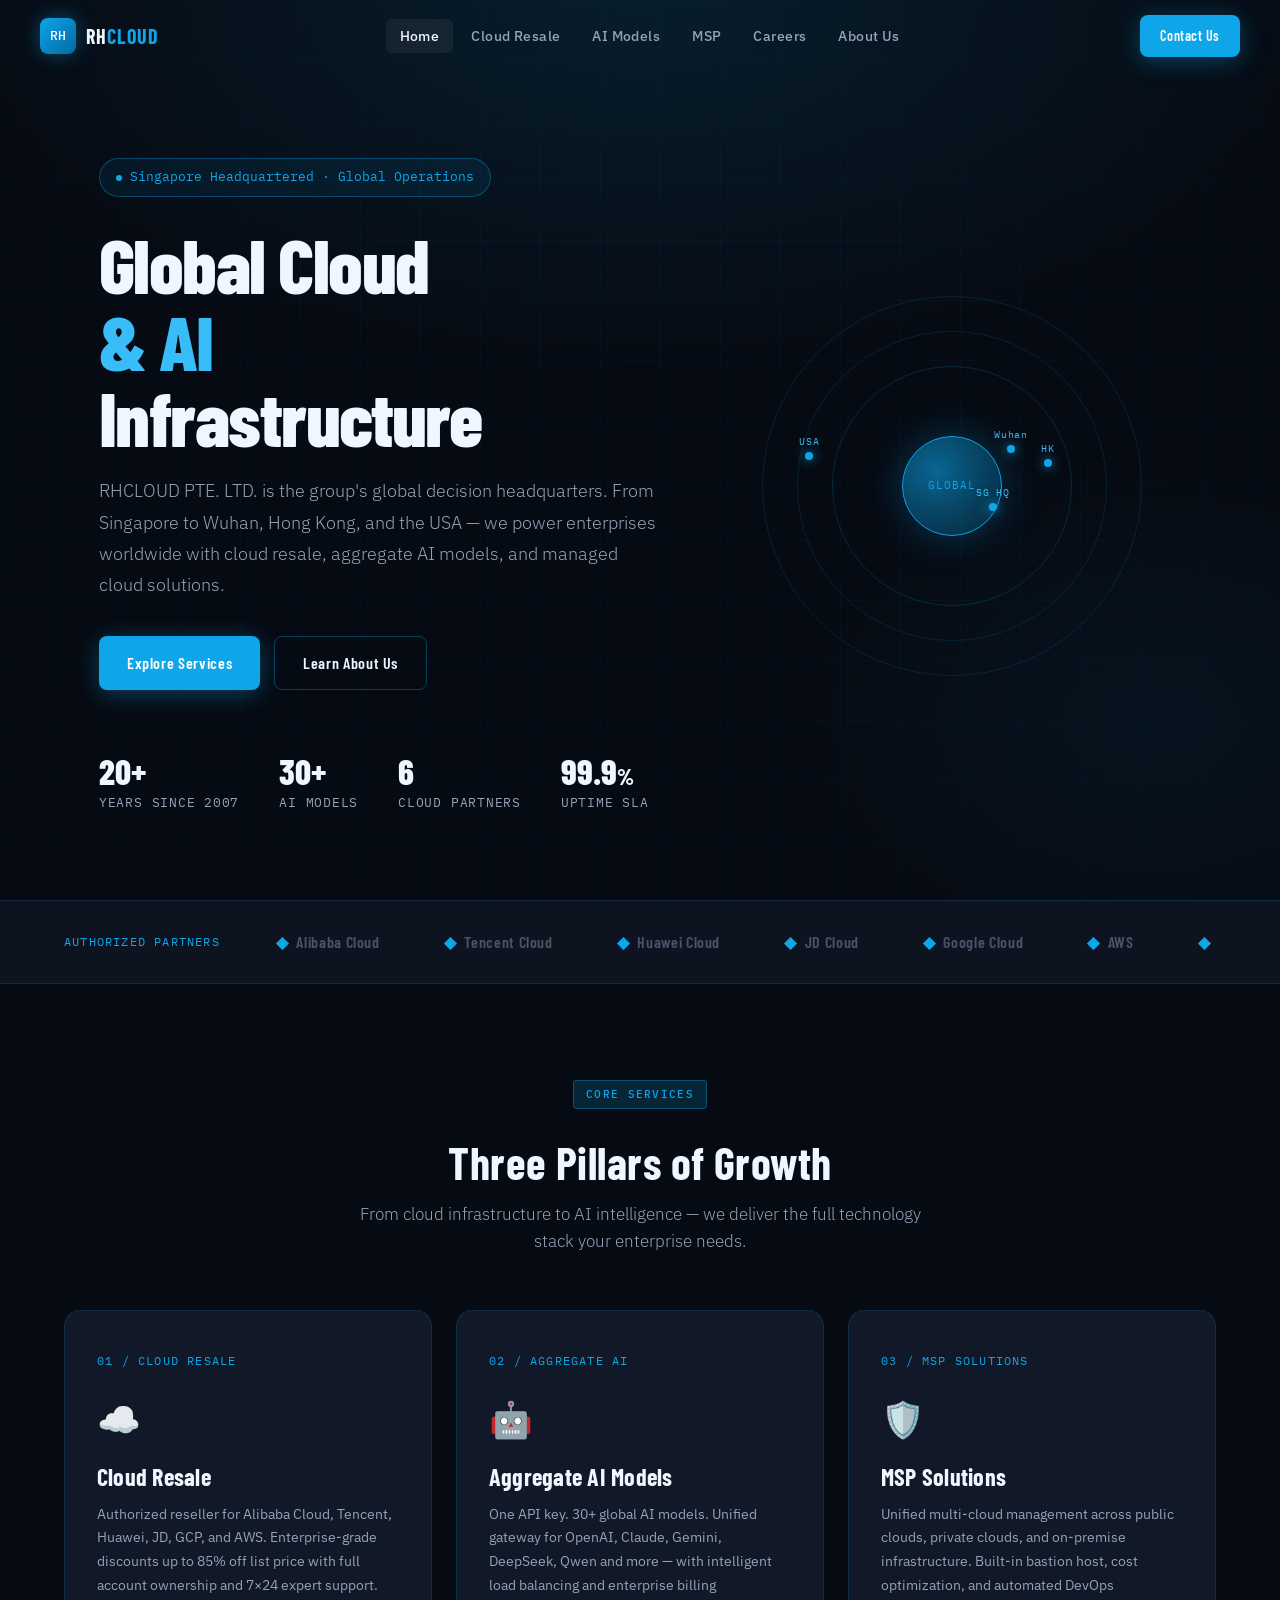
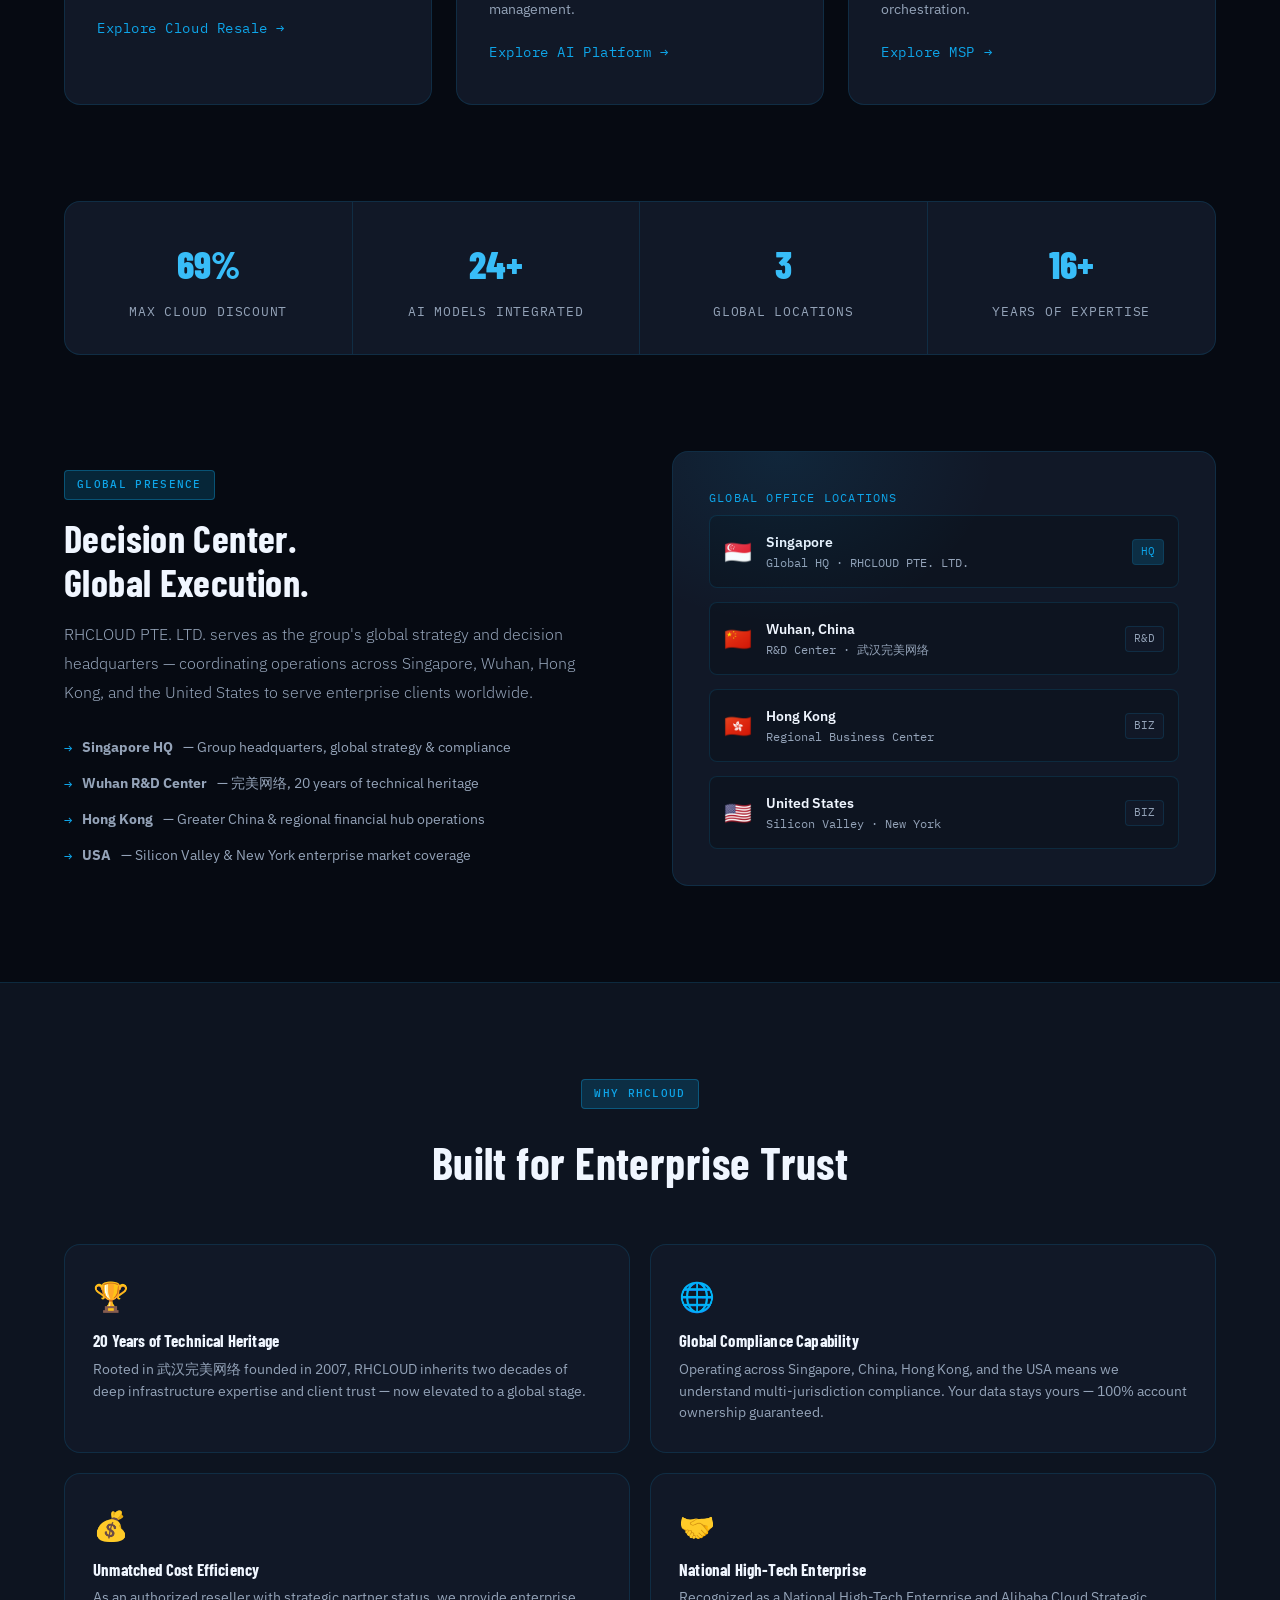
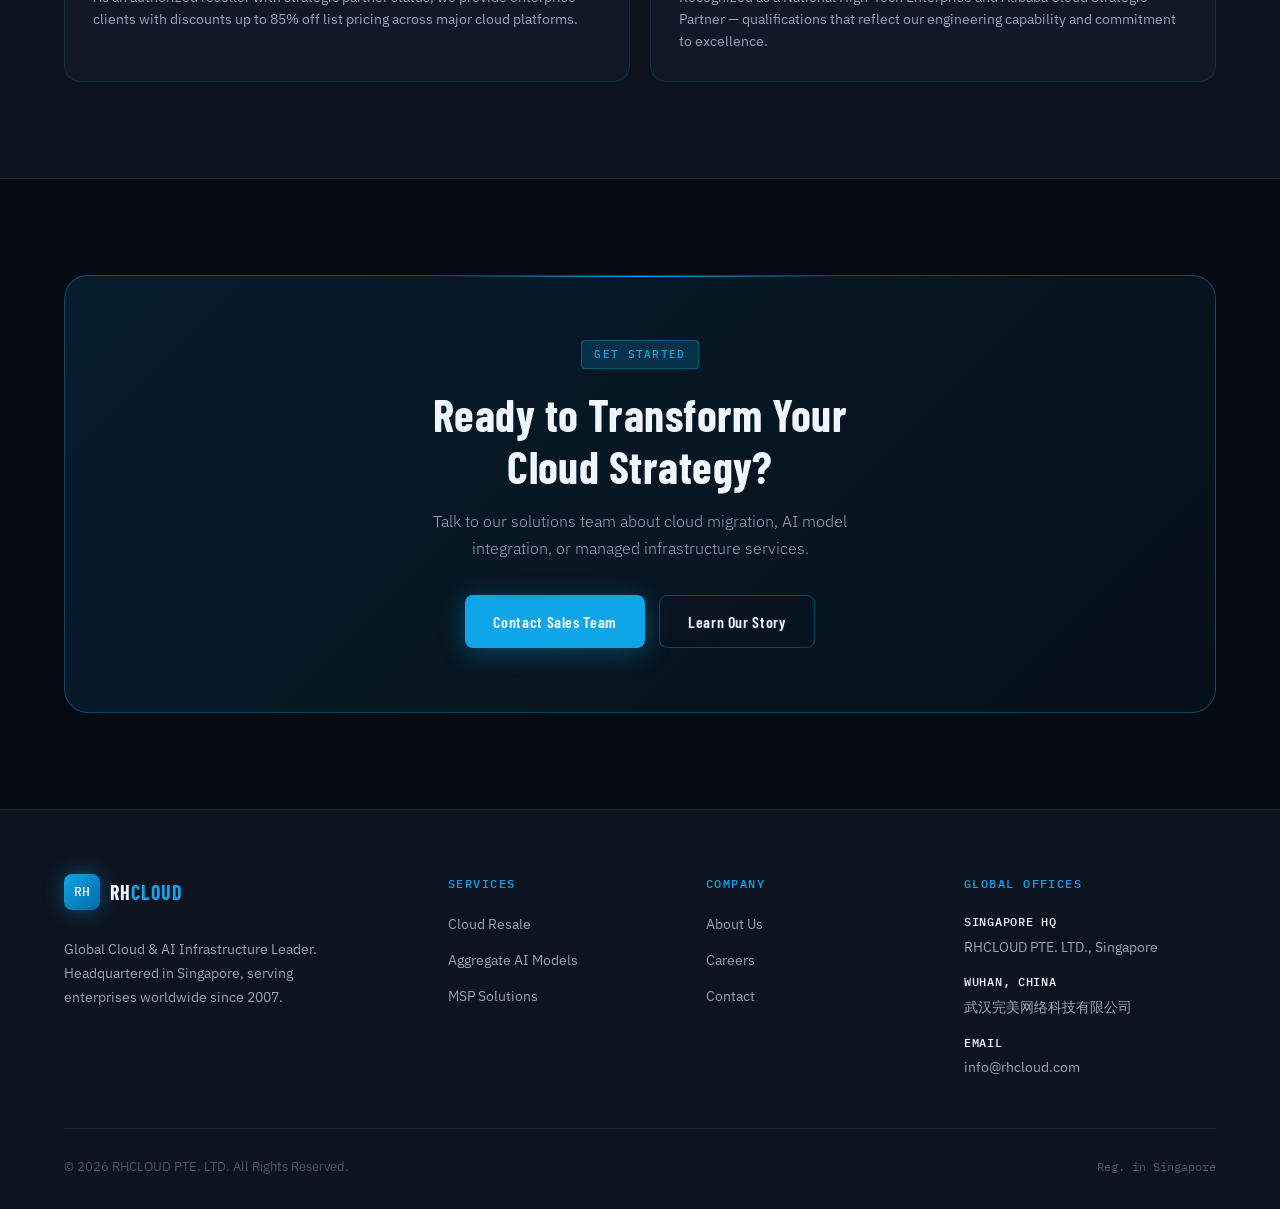
<file: index.html>
<!DOCTYPE html>
<html lang="en">
<head>
  <meta charset="UTF-8">
  <meta name="viewport" content="width=device-width, initial-scale=1.0">
  <title>RHCLOUD PTE. LTD. — Global Cloud & AI Infrastructure</title>
  <meta name="description" content="RHCLOUD is a global cloud & AI infrastructure leader headquartered in Singapore, delivering cloud resale, aggregate AI models, and MSP solutions worldwide.">
  <link rel="stylesheet" href="styles.css">
  <style>
    /* Page-specific overrides */
    .globe-visual {
      position: relative;
      display: flex; align-items: center; justify-content: center;
      height: 340px;
    }

    .globe-ring {
      position: absolute;
      border-radius: 50%; border: 1px solid var(--border);
      animation: spin-ring linear infinite;
    }

    .globe-ring:nth-child(1) { width: 240px; height: 240px; animation-duration: 18s; border-color: rgba(14,165,233,0.2); }
    .globe-ring:nth-child(2) { width: 310px; height: 310px; animation-duration: 24s; animation-direction: reverse; }
    .globe-ring:nth-child(3) { width: 380px; height: 380px; animation-duration: 32s; }

    @keyframes spin-ring {
      from { transform: rotate(0deg) rotateX(70deg); }
      to   { transform: rotate(360deg) rotateX(70deg); }
    }

    .globe-center {
      width: 100px; height: 100px;
      background: radial-gradient(circle at 35% 35%, rgba(14,165,233,0.6), rgba(14,165,233,0.1));
      border-radius: 50%; border: 1px solid var(--accent);
      box-shadow: 0 0 40px rgba(14,165,233,0.3), inset 0 0 40px rgba(14,165,233,0.1);
      display: flex; align-items: center; justify-content: center;
      font-family: var(--font-mono); font-size: 0.7rem;
      color: var(--accent); letter-spacing: 0.1em; z-index: 2;
    }

    .location-dot {
      position: absolute; z-index: 3;
    }

    .location-dot::before {
      content: '';
      width: 8px; height: 8px;
      background: var(--accent); border-radius: 50%;
      display: block;
      box-shadow: 0 0 12px var(--accent);
      animation: pulse-dot 2s ease infinite;
    }

    .location-dot .loc-label {
      position: absolute; top: -18px; left: 50%;
      transform: translateX(-50%);
      font-family: var(--font-mono); font-size: 0.62rem;
      color: var(--accent-bright); white-space: nowrap;
      letter-spacing: 0.06em;
    }

    .loc-sg { top: 55%; left: 58%; }
    .loc-wh { top: 38%; left: 62%; }
    .loc-hk { top: 42%; left: 70%; }
    .loc-us { top: 40%; left: 18%; }

    .pillar-card {
      background: var(--bg-card); border: 1px solid var(--border);
      border-radius: var(--radius-lg); padding: 40px 32px;
      transition: var(--transition); position: relative; overflow: hidden;
    }

    .pillar-card::after {
      content: ''; position: absolute;
      top: 0; left: 0; right: 0; height: 2px;
      background: linear-gradient(90deg, transparent, var(--accent), transparent);
      opacity: 0; transition: var(--transition);
    }

    .pillar-card:hover { border-color: var(--border-strong); transform: translateY(-4px); box-shadow: var(--shadow-card), var(--shadow-glow); }
    .pillar-card:hover::after { opacity: 1; }

    .pillar-num {
      font-family: var(--font-mono); font-size: 0.75rem;
      color: var(--accent); letter-spacing: 0.1em; margin-bottom: 20px;
    }

    .pillar-icon { font-size: 2.2rem; margin-bottom: 16px; }

    .pillar-title { font-size: 1.5rem; margin-bottom: 12px; }
    .pillar-text { font-size: 0.875rem; color: var(--grey-light); line-height: 1.7; }
    .pillar-link {
      display: inline-flex; align-items: center; gap: 6px;
      color: var(--accent); font-size: 0.85rem; margin-top: 20px;
      font-family: var(--font-mono); letter-spacing: 0.04em;
      transition: var(--transition);
    }
    .pillar-link:hover { gap: 10px; }

    .why-grid {
      display: grid; grid-template-columns: repeat(2,1fr); gap: 20px;
    }

    .why-item {
      background: var(--bg-card); border: 1px solid var(--border);
      border-radius: var(--radius-lg); padding: 28px;
      transition: var(--transition);
    }
    .why-item:hover { border-color: var(--border-strong); }

    .why-item .icon { font-size: 1.8rem; margin-bottom: 12px; }
    .why-item h3 { font-size: 1.05rem; margin-bottom: 8px; }
    .why-item p { font-size: 0.85rem; color: var(--grey-light); line-height: 1.6; }

    @media (max-width: 768px) {
      .why-grid { grid-template-columns: 1fr; }
    }
  </style>
</head>
<body>

<!-- Navigation -->
<nav class="nav scrolled" id="nav">
  <div class="nav-inner">
    <a href="index.html" class="nav-logo">
      <div class="nav-logo-mark">RH</div>
      <span class="nav-logo-text">RH<span>CLOUD</span></span>
    </a>
    <ul class="nav-links">
      <li><a href="index.html">Home</a></li>
      <li><a href="cloud-resale.html">Cloud Resale</a></li>
      <li><a href="ai-models.html">AI Models</a></li>
      <li><a href="msp.html">MSP</a></li>
      <li><a href="careers.html">Careers</a></li>
      <li><a href="about.html">About Us</a></li>
    </ul>
    <div class="nav-cta">
      <a href="mailto:info@rhcloud.com" class="btn btn-primary" style="padding:10px 20px;font-size:0.875rem;">Contact Us</a>
    </div>
    <button class="nav-toggle" aria-label="Menu">
      <span></span><span></span><span></span>
    </button>
  </div>
</nav>

<div class="mobile-nav">
  <a href="index.html">Home</a>
  <a href="cloud-resale.html">Cloud Resale</a>
  <a href="ai-models.html">AI Models</a>
  <a href="msp.html">MSP</a>
  <a href="careers.html">Careers</a>
  <a href="about.html">About Us</a>
  <a href="mailto:info@rhcloud.com" class="btn btn-primary">Contact Us</a>
</div>

<!-- Hero -->
<section class="hero">
  <div class="hero-bg"></div>
  <div class="hero-grid"></div>
  <div class="container">
    <div style="display:grid;grid-template-columns:1.1fr 0.9fr;gap:64px;align-items:center;">
      <div>
        <div class="hero-badge animate-up">
          <span class="hero-badge-dot"></span>
          Singapore Headquartered · Global Operations
        </div>
        <h1 class="hero-title animate-up delay-1">
          <span class="line">Global Cloud</span>
          <span class="line accent-line">&amp; AI</span>
          <span class="line">Infrastructure</span>
        </h1>
        <p class="hero-description animate-up delay-2">
          RHCLOUD PTE. LTD. is the group's global decision headquarters. From Singapore to Wuhan, Hong Kong, and the USA — we power enterprises worldwide with cloud resale, aggregate AI models, and managed cloud solutions.
        </p>
        <div class="hero-actions animate-up delay-3">
          <a href="cloud-resale.html" class="btn btn-primary">Explore Services</a>
          <a href="about.html" class="btn btn-outline">Learn About Us</a>
        </div>
        <div class="hero-stats animate-up delay-4">
          <div>
            <div class="hero-stat-num"><span data-counter="20" data-suffix="+">20+</span></div>
            <div class="hero-stat-label">Years Since 2007</div>
          </div>
          <div>
            <div class="hero-stat-num"><span data-counter="30" data-suffix="+">30+</span></div>
            <div class="hero-stat-label">AI Models</div>
          </div>
          <div>
            <div class="hero-stat-num"><span data-counter="6">6</span></div>
            <div class="hero-stat-label">Cloud Partners</div>
          </div>
          <div>
            <div class="hero-stat-num">99.9<span style="font-size:1.4rem;">%</span></div>
            <div class="hero-stat-label">Uptime SLA</div>
          </div>
        </div>
      </div>

      <div class="globe-visual animate-up delay-2">
        <div class="globe-ring"></div>
        <div class="globe-ring"></div>
        <div class="globe-ring"></div>
        <div class="globe-center">GLOBAL</div>
        <div class="location-dot loc-sg"><span class="loc-label">SG HQ</span></div>
        <div class="location-dot loc-wh"><span class="loc-label">Wuhan</span></div>
        <div class="location-dot loc-hk"><span class="loc-label">HK</span></div>
        <div class="location-dot loc-us"><span class="loc-label">USA</span></div>
      </div>
    </div>
  </div>
</section>

<!-- Partners Strip -->
<div class="partners-strip">
  <div class="container">
    <div class="partners-inner">
      <span class="mono-label" style="flex-shrink:0;margin:0;">Authorized Partners</span>
      <div class="partner-logo"><span class="dot">◆</span> Alibaba Cloud</div>
      <div class="partner-logo"><span class="dot">◆</span> Tencent Cloud</div>
      <div class="partner-logo"><span class="dot">◆</span> Huawei Cloud</div>
      <div class="partner-logo"><span class="dot">◆</span> JD Cloud</div>
      <div class="partner-logo"><span class="dot">◆</span> Google Cloud</div>
      <div class="partner-logo"><span class="dot">◆</span> AWS</div>
      <div class="partner-logo"><span class="dot">◆</span> OpenAI</div>
      <div class="partner-logo"><span class="dot">◆</span> Anthropic</div>
      <div class="partner-logo"><span class="dot">◆</span> DeepSeek</div>
    </div>
  </div>
</div>

<!-- Three Core Pillars -->
<section class="section">
  <div class="container">
    <div class="section-header center reveal">
      <span class="tag">Core Services</span>
      <h2 class="section-title" style="margin-top:12px;">Three Pillars of Growth</h2>
      <p class="section-subtitle" style="margin:12px auto 0;">From cloud infrastructure to AI intelligence — we deliver the full technology stack your enterprise needs.</p>
    </div>

    <div class="grid-3">
      <div class="pillar-card reveal">
        <div class="pillar-num">01 / CLOUD RESALE</div>
        <div class="pillar-icon">☁️</div>
        <h3 class="pillar-title">Cloud Resale</h3>
        <p class="pillar-text">Authorized reseller for Alibaba Cloud, Tencent, Huawei, JD, GCP, and AWS. Enterprise-grade discounts up to 85% off list price with full account ownership and 7×24 expert support.</p>
        <a href="cloud-resale.html" class="pillar-link">Explore Cloud Resale →</a>
      </div>

      <div class="pillar-card reveal" style="animation-delay:0.15s;">
        <div class="pillar-num">02 / AGGREGATE AI</div>
        <div class="pillar-icon">🤖</div>
        <h3 class="pillar-title">Aggregate AI Models</h3>
        <p class="pillar-text">One API key. 30+ global AI models. Unified gateway for OpenAI, Claude, Gemini, DeepSeek, Qwen and more — with intelligent load balancing and enterprise billing management.</p>
        <a href="ai-models.html" class="pillar-link">Explore AI Platform →</a>
      </div>

      <div class="pillar-card reveal" style="animation-delay:0.3s;">
        <div class="pillar-num">03 / MSP SOLUTIONS</div>
        <div class="pillar-icon">🛡️</div>
        <h3 class="pillar-title">MSP Solutions</h3>
        <p class="pillar-text">Unified multi-cloud management across public clouds, private clouds, and on-premise infrastructure. Built-in bastion host, cost optimization, and automated DevOps orchestration.</p>
        <a href="msp.html" class="pillar-link">Explore MSP →</a>
      </div>
    </div>
  </div>
</section>

<!-- Stats Bar -->
<section class="section-sm" style="padding:0 0 96px;">
  <div class="container">
    <div class="stats-bar reveal">
      <div class="stat-item">
        <div class="stat-num" data-counter="85" data-suffix="%">85%</div>
        <div class="stat-label">Max Cloud Discount</div>
      </div>
      <div class="stat-item">
        <div class="stat-num" data-counter="30" data-suffix="+">30+</div>
        <div class="stat-label">AI Models Integrated</div>
      </div>
      <div class="stat-item">
        <div class="stat-num" data-counter="4">4</div>
        <div class="stat-label">Global Locations</div>
      </div>
      <div class="stat-item">
        <div class="stat-num" data-counter="20" data-suffix="+">20+</div>
        <div class="stat-label">Years of Expertise</div>
      </div>
    </div>
  </div>
</section>

<!-- Global Presence -->
<section class="section" style="padding-top:0;">
  <div class="container">
    <div class="feature-row reveal">
      <div class="feature-content">
        <span class="tag">Global Presence</span>
        <h2 class="feature-title" style="margin-top:16px;">Decision Center.<br>Global Execution.</h2>
        <p class="feature-body">RHCLOUD PTE. LTD. serves as the group's global strategy and decision headquarters — coordinating operations across Singapore, Wuhan, Hong Kong, and the United States to serve enterprise clients worldwide.</p>
        <ul class="feature-list">
          <li><strong>Singapore HQ</strong> — Group headquarters, global strategy &amp; compliance</li>
          <li><strong>Wuhan R&amp;D Center</strong> — 完美网络, 20 years of technical heritage</li>
          <li><strong>Hong Kong</strong> — Greater China &amp; regional financial hub operations</li>
          <li><strong>USA</strong> — Silicon Valley &amp; New York enterprise market coverage</li>
        </ul>
      </div>

      <div class="feature-visual reveal" style="animation-delay:0.2s;">
        <span class="mono-label">Global Office Locations</span>
        <div style="display:flex;flex-direction:column;gap:14px;margin-top:8px;">
          <div style="display:flex;align-items:center;gap:14px;padding:14px;background:var(--bg-secondary);border:1px solid var(--border);border-radius:8px;">
            <span style="font-size:1.4rem;">🇸🇬</span>
            <div>
              <div style="font-weight:600;font-size:0.9rem;">Singapore</div>
              <div style="font-size:0.78rem;color:var(--grey-light);font-family:var(--font-mono);">Global HQ · RHCLOUD PTE. LTD.</div>
            </div>
            <span style="margin-left:auto;font-family:var(--font-mono);font-size:0.7rem;color:var(--accent);background:var(--accent-glow);padding:3px 8px;border-radius:4px;border:1px solid var(--border);">HQ</span>
          </div>
          <div style="display:flex;align-items:center;gap:14px;padding:14px;background:var(--bg-secondary);border:1px solid var(--border);border-radius:8px;">
            <span style="font-size:1.4rem;">🇨🇳</span>
            <div>
              <div style="font-weight:600;font-size:0.9rem;">Wuhan, China</div>
              <div style="font-size:0.78rem;color:var(--grey-light);font-family:var(--font-mono);">R&amp;D Center · 武汉完美网络</div>
            </div>
            <span style="margin-left:auto;font-family:var(--font-mono);font-size:0.7rem;color:var(--grey-light);background:var(--bg-card);padding:3px 8px;border-radius:4px;border:1px solid var(--border);">R&amp;D</span>
          </div>
          <div style="display:flex;align-items:center;gap:14px;padding:14px;background:var(--bg-secondary);border:1px solid var(--border);border-radius:8px;">
            <span style="font-size:1.4rem;">🇭🇰</span>
            <div>
              <div style="font-weight:600;font-size:0.9rem;">Hong Kong</div>
              <div style="font-size:0.78rem;color:var(--grey-light);font-family:var(--font-mono);">Regional Business Center</div>
            </div>
            <span style="margin-left:auto;font-family:var(--font-mono);font-size:0.7rem;color:var(--grey-light);background:var(--bg-card);padding:3px 8px;border-radius:4px;border:1px solid var(--border);">BIZ</span>
          </div>
          <div style="display:flex;align-items:center;gap:14px;padding:14px;background:var(--bg-secondary);border:1px solid var(--border);border-radius:8px;">
            <span style="font-size:1.4rem;">🇺🇸</span>
            <div>
              <div style="font-weight:600;font-size:0.9rem;">United States</div>
              <div style="font-size:0.78rem;color:var(--grey-light);font-family:var(--font-mono);">Silicon Valley · New York</div>
            </div>
            <span style="margin-left:auto;font-family:var(--font-mono);font-size:0.7rem;color:var(--grey-light);background:var(--bg-card);padding:3px 8px;border-radius:4px;border:1px solid var(--border);">BIZ</span>
          </div>
        </div>
      </div>
    </div>
  </div>
</section>

<!-- Why Choose Us -->
<section class="section" style="background:var(--bg-secondary);border-top:1px solid var(--border);border-bottom:1px solid var(--border);">
  <div class="container">
    <div class="section-header center reveal">
      <span class="tag">Why RHCLOUD</span>
      <h2 class="section-title" style="margin-top:12px;">Built for Enterprise Trust</h2>
    </div>

    <div class="why-grid">
      <div class="why-item reveal">
        <div class="icon">🏆</div>
        <h3>20 Years of Technical Heritage</h3>
        <p>Rooted in 武汉完美网络 founded in 2007, RHCLOUD inherits two decades of deep infrastructure expertise and client trust — now elevated to a global stage.</p>
      </div>
      <div class="why-item reveal" style="animation-delay:0.1s;">
        <div class="icon">🌐</div>
        <h3>Global Compliance Capability</h3>
        <p>Operating across Singapore, China, Hong Kong, and the USA means we understand multi-jurisdiction compliance. Your data stays yours — 100% account ownership guaranteed.</p>
      </div>
      <div class="why-item reveal" style="animation-delay:0.2s;">
        <div class="icon">💰</div>
        <h3>Unmatched Cost Efficiency</h3>
        <p>As an authorized reseller with strategic partner status, we provide enterprise clients with discounts up to 85% off list pricing across major cloud platforms.</p>
      </div>
      <div class="why-item reveal" style="animation-delay:0.3s;">
        <div class="icon">🤝</div>
        <h3>National High-Tech Enterprise</h3>
        <p>Recognized as a National High-Tech Enterprise and Alibaba Cloud Strategic Partner — qualifications that reflect our engineering capability and commitment to excellence.</p>
      </div>
    </div>
  </div>
</section>

<!-- CTA -->
<section class="section">
  <div class="container">
    <div class="cta-section reveal">
      <span class="tag" style="margin-bottom:20px;">Get Started</span>
      <h2 class="section-title" style="margin-bottom:16px;">Ready to Transform Your<br>Cloud Strategy?</h2>
      <p style="color:var(--grey-light);max-width:480px;margin:0 auto 32px;font-weight:300;line-height:1.7;">Talk to our solutions team about cloud migration, AI model integration, or managed infrastructure services.</p>
      <div style="display:flex;gap:14px;justify-content:center;flex-wrap:wrap;">
        <a href="mailto:info@rhcloud.com" class="btn btn-primary">Contact Sales Team</a>
        <a href="about.html" class="btn btn-outline">Learn Our Story</a>
      </div>
    </div>
  </div>
</section>

<!-- Footer -->
<footer>
  <div class="container">
    <div class="footer-grid">
      <div class="footer-brand">
        <a href="index.html" class="nav-logo" style="margin-bottom:12px;display:inline-flex;">
          <div class="nav-logo-mark">RH</div>
          <span class="nav-logo-text">RH<span>CLOUD</span></span>
        </a>
        <p class="footer-brand-desc">Global Cloud & AI Infrastructure Leader. Headquartered in Singapore, serving enterprises worldwide since 2007.</p>
      </div>

      <div class="footer-col">
        <div class="footer-col-title">Services</div>
        <ul>
          <li><a href="cloud-resale.html">Cloud Resale</a></li>
          <li><a href="ai-models.html">Aggregate AI Models</a></li>
          <li><a href="msp.html">MSP Solutions</a></li>
        </ul>
      </div>

      <div class="footer-col">
        <div class="footer-col-title">Company</div>
        <ul>
          <li><a href="about.html">About Us</a></li>
          <li><a href="careers.html">Careers</a></li>
          <li><a href="mailto:info@rhcloud.com">Contact</a></li>
        </ul>
      </div>

      <div class="footer-col footer-contact">
        <div class="footer-col-title">Global Offices</div>
        <p>
          <strong>Singapore HQ</strong>
          RHCLOUD PTE. LTD., Singapore
          <strong>Wuhan, China</strong>
          武汉完美网络科技有限公司
          <strong>Email</strong>
          info@rhcloud.com
        </p>
      </div>
    </div>

    <div class="footer-bottom">
      <span>© 2026 RHCLOUD PTE. LTD. All Rights Reserved.</span>
      <span style="font-family:var(--font-mono);font-size:0.75rem;color:var(--grey-mid);">Reg. in Singapore</span>
    </div>
  </div>
</footer>

<script src="main.js"></script>
</body>
</html>
</file>
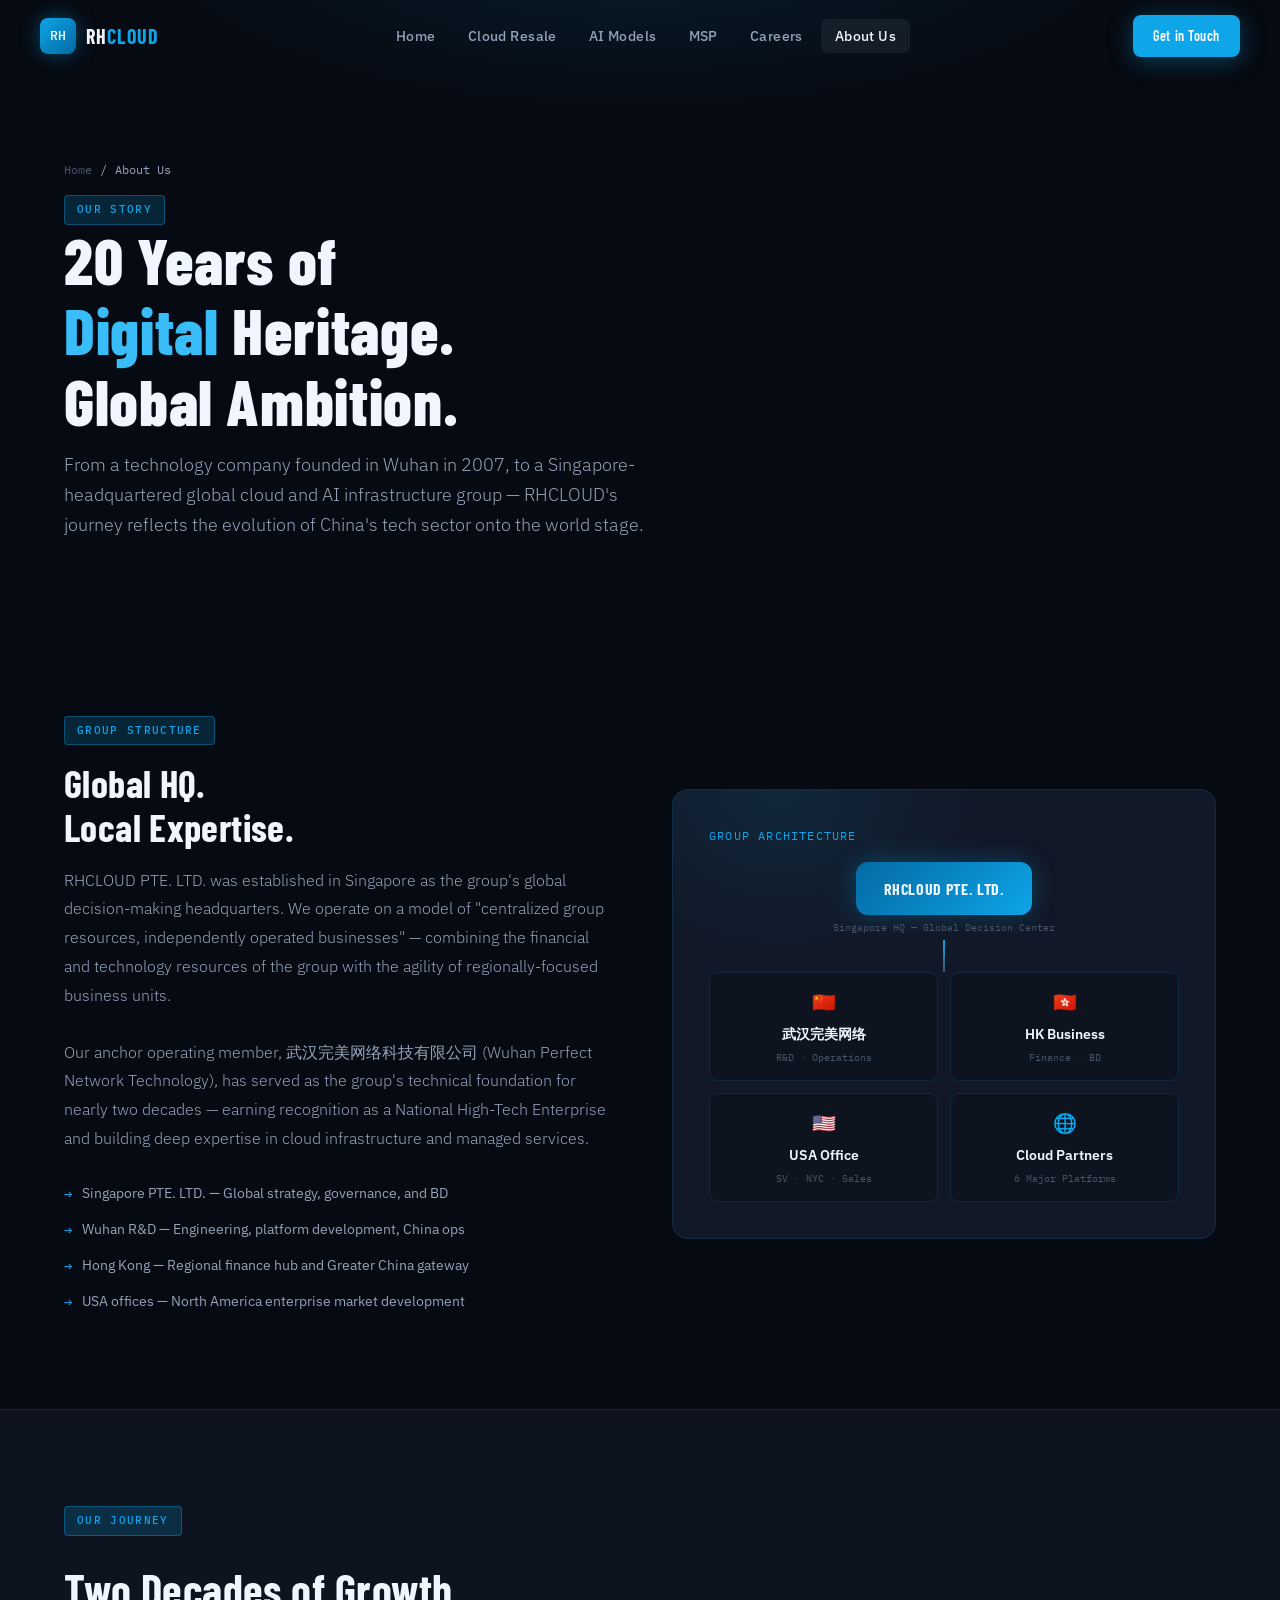
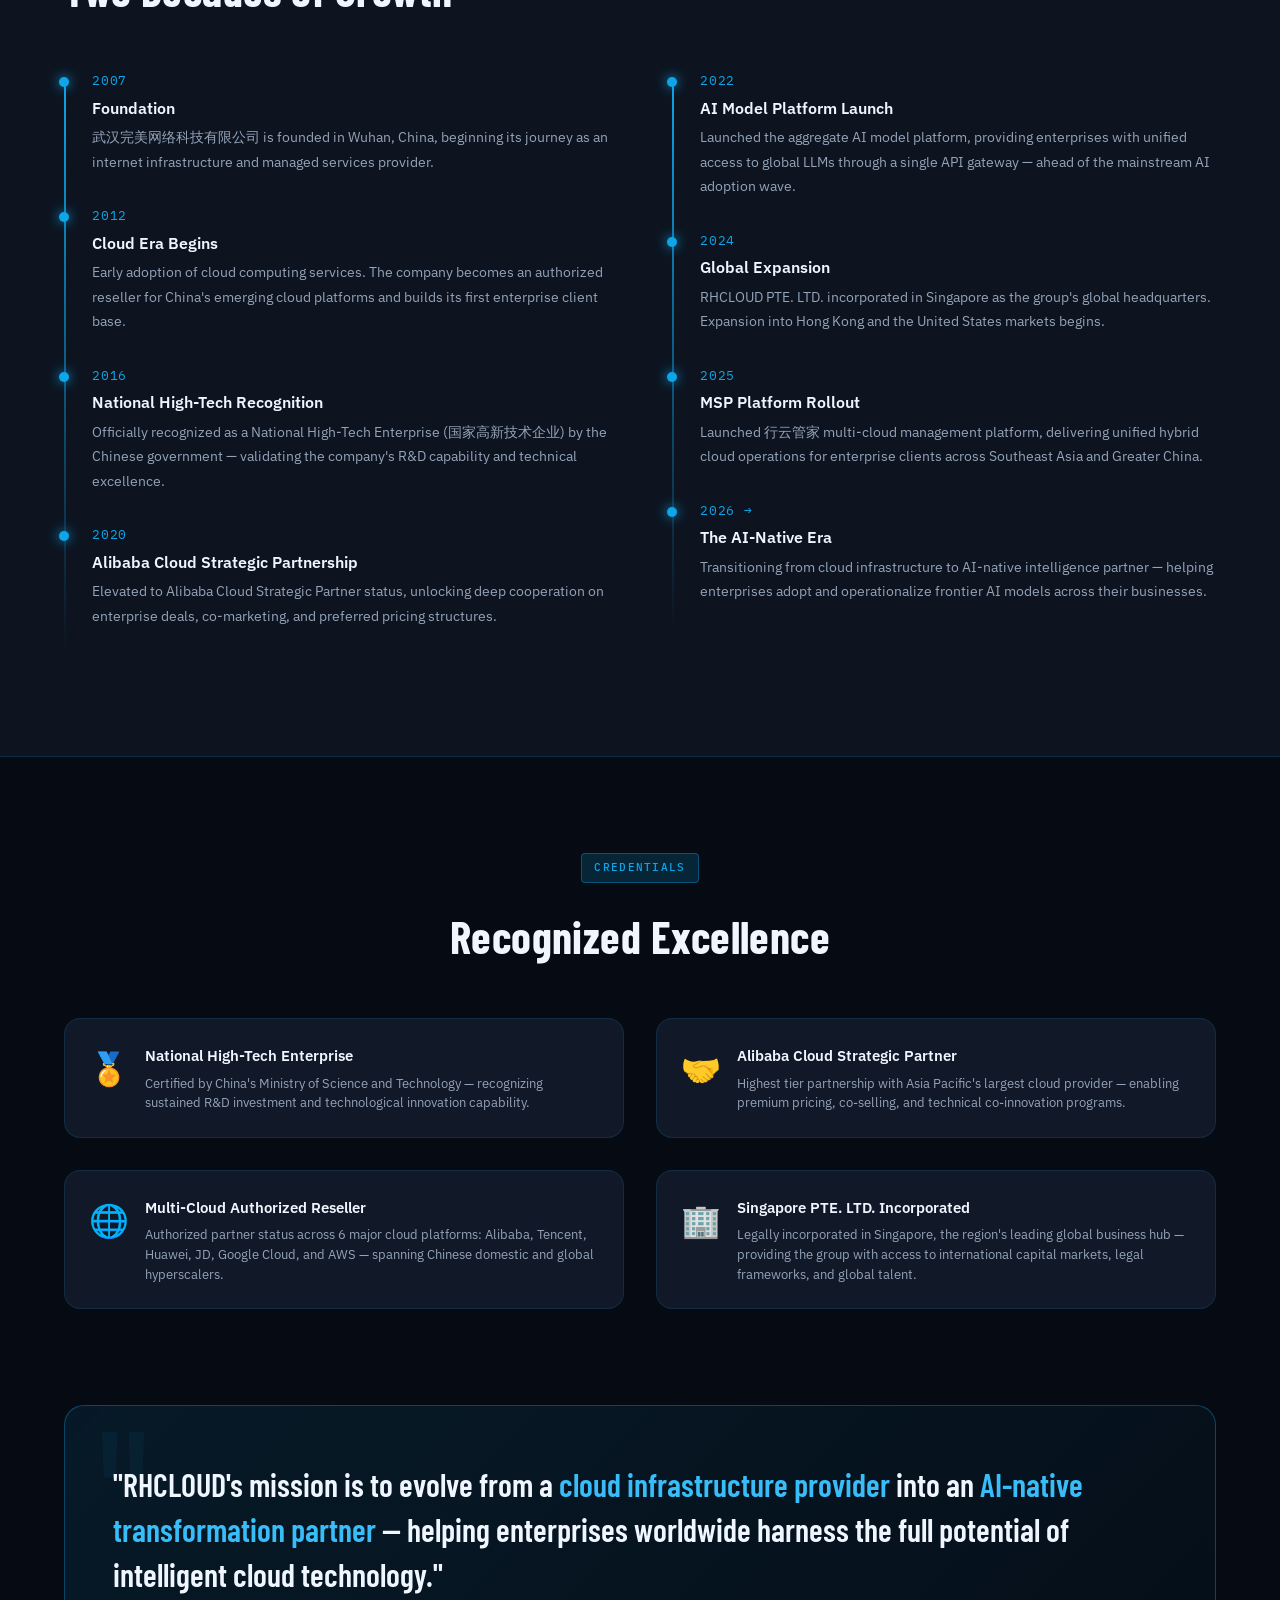
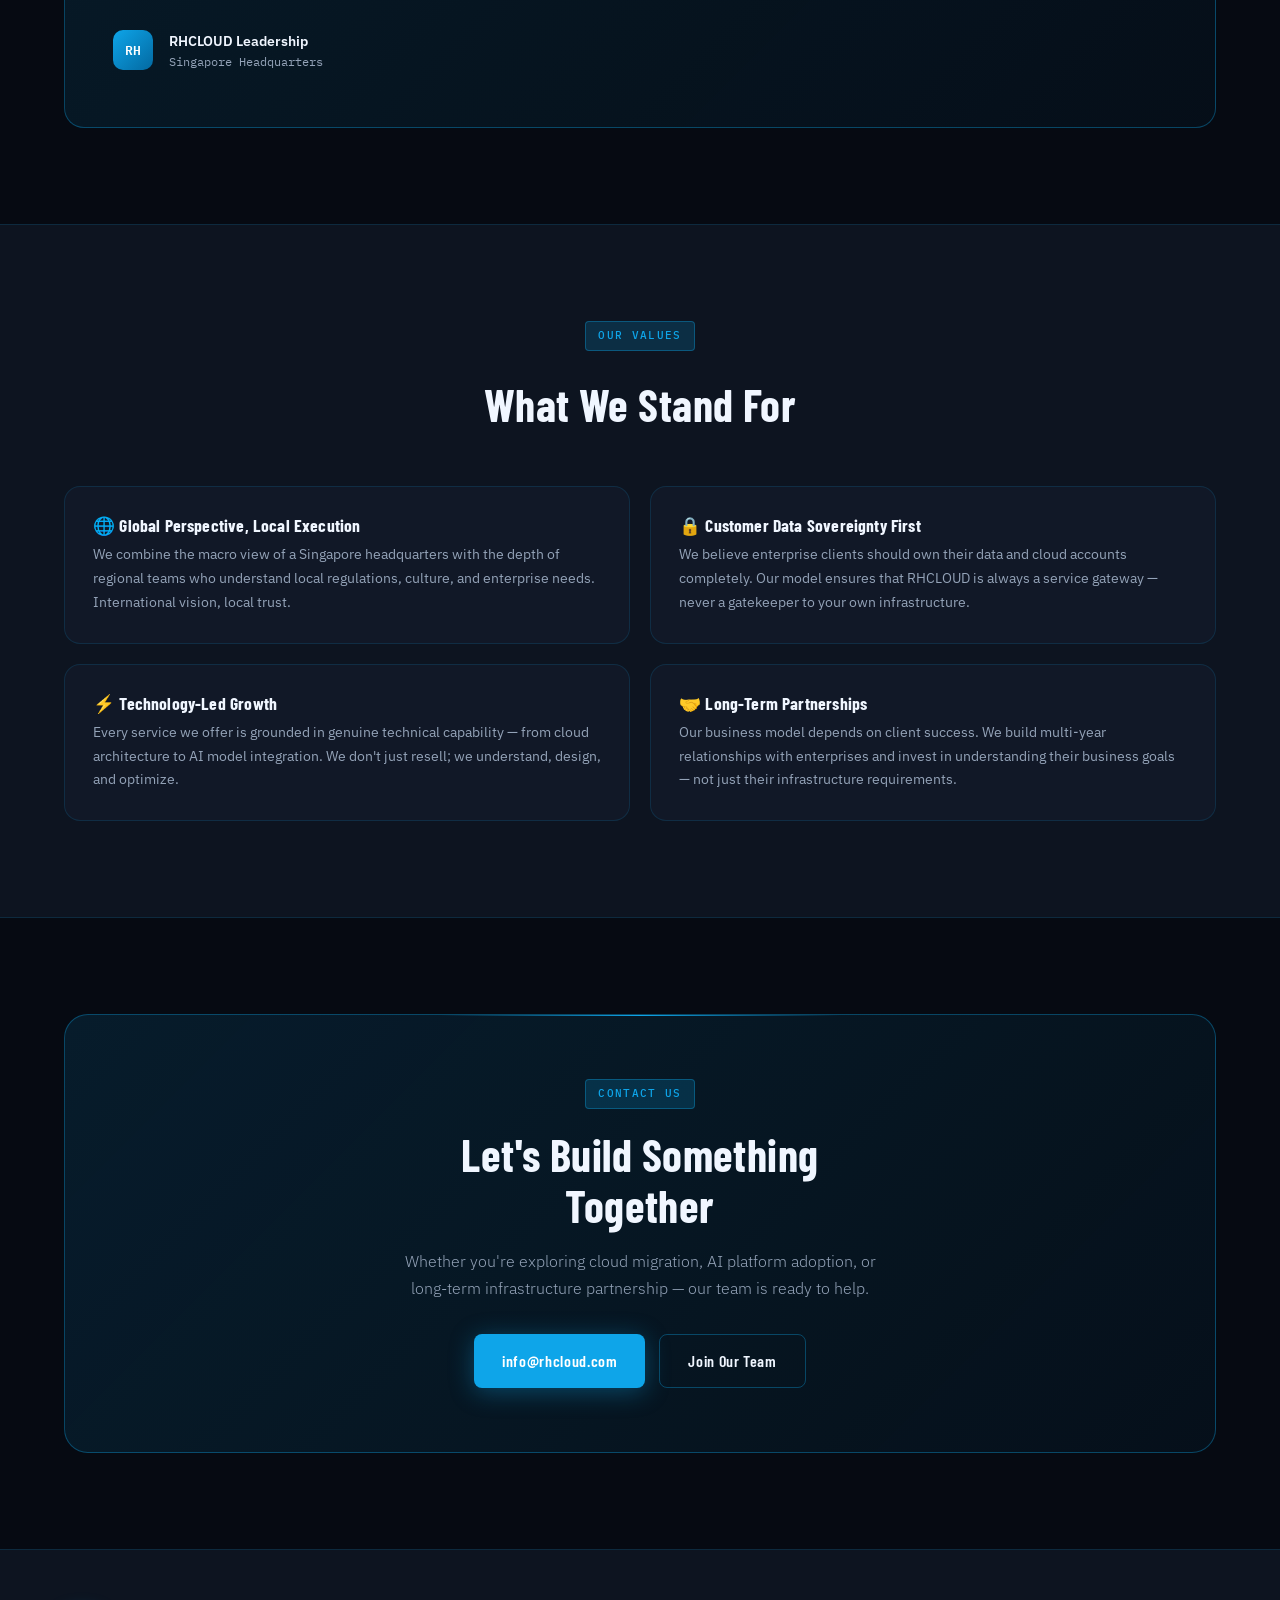
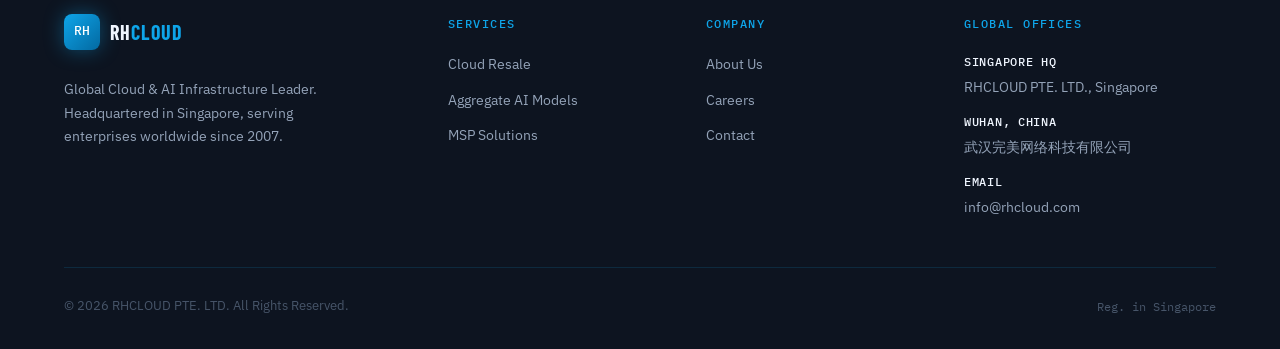
<file: about.html>
<!DOCTYPE html>
<html lang="en">
<head>
  <meta charset="UTF-8">
  <meta name="viewport" content="width=device-width, initial-scale=1.0">
  <title>About Us — RHCLOUD PTE. LTD.</title>
  <meta name="description" content="RHCLOUD PTE. LTD. — the global decision headquarters rooted in 20 years of Chinese tech heritage and now positioned as a world-class cloud and AI infrastructure leader.">
  <link rel="stylesheet" href="styles.css">
  <style>
    .award-card {
      background: var(--bg-card); border: 1px solid var(--border);
      border-radius: var(--radius-lg); padding: 24px;
      display: flex; gap: 16px; align-items: flex-start;
      transition: var(--transition);
    }
    .award-card:hover { border-color: var(--border-strong); }
    .award-icon { font-size: 2rem; flex-shrink: 0; }
    .award-title { font-size: 0.95rem; font-weight: 600; margin-bottom: 6px; }
    .award-text { font-size: 0.82rem; color: var(--grey-light); line-height: 1.5; }

    .vision-block {
      background: linear-gradient(135deg, rgba(14,165,233,0.1), rgba(14,165,233,0.03));
      border: 1px solid var(--border-strong);
      border-radius: 20px; padding: 56px 48px;
      position: relative; overflow: hidden;
    }

    .vision-block::before {
      content: '"';
      position: absolute; top: -20px; left: 32px;
      font-family: var(--font-display); font-size: 14rem; line-height: 1;
      color: rgba(14,165,233,0.06); pointer-events: none;
    }

    .vision-text {
      font-family: var(--font-display); font-size: clamp(1.4rem, 2.5vw, 2rem);
      font-weight: 600; line-height: 1.4; position: relative;
    }

    .team-values {
      display: grid; grid-template-columns: repeat(2,1fr); gap: 20px;
    }
    .team-value {
      background: var(--bg-card); border: 1px solid var(--border);
      border-radius: var(--radius-lg); padding: 28px;
      transition: var(--transition);
    }
    .team-value:hover { border-color: var(--border-strong); }
    .team-value h3 { font-size: 1.1rem; margin-bottom: 8px; }
    .team-value p { font-size: 0.875rem; color: var(--grey-light); line-height: 1.7; }

    @media (max-width: 768px) {
      .team-values { grid-template-columns: 1fr; }
      .vision-block { padding: 32px 24px; }
    }
  </style>
</head>
<body>

<!-- Navigation -->
<nav class="nav scrolled" id="nav">
  <div class="nav-inner">
    <a href="index.html" class="nav-logo">
      <div class="nav-logo-mark">RH</div>
      <span class="nav-logo-text">RH<span>CLOUD</span></span>
    </a>
    <ul class="nav-links">
      <li><a href="index.html">Home</a></li>
      <li><a href="cloud-resale.html">Cloud Resale</a></li>
      <li><a href="ai-models.html">AI Models</a></li>
      <li><a href="msp.html">MSP</a></li>
      <li><a href="careers.html">Careers</a></li>
      <li><a href="about.html">About Us</a></li>
    </ul>
    <div class="nav-cta">
      <a href="mailto:info@rhcloud.com" class="btn btn-primary" style="padding:10px 20px;font-size:0.875rem;">Get in Touch</a>
    </div>
    <button class="nav-toggle" aria-label="Menu">
      <span></span><span></span><span></span>
    </button>
  </div>
</nav>

<div class="mobile-nav">
  <a href="index.html">Home</a>
  <a href="cloud-resale.html">Cloud Resale</a>
  <a href="ai-models.html">AI Models</a>
  <a href="msp.html">MSP</a>
  <a href="careers.html">Careers</a>
  <a href="about.html">About Us</a>
  <a href="mailto:info@rhcloud.com" class="btn btn-primary">Get in Touch</a>
</div>

<!-- Page Hero -->
<div class="page-hero">
  <div class="container">
    <div class="breadcrumb animate-up">
      <a href="index.html">Home</a> <span>/</span> <span>About Us</span>
    </div>
    <span class="tag animate-up delay-1">Our Story</span>
    <h1 class="page-hero-title animate-up delay-2">20 Years of<br><span style="color:var(--accent-bright);">Digital</span> Heritage.<br>Global Ambition.</h1>
    <p class="page-hero-sub animate-up delay-3">From a technology company founded in Wuhan in 2007, to a Singapore-headquartered global cloud and AI infrastructure group — RHCLOUD's journey reflects the evolution of China's tech sector onto the world stage.</p>
  </div>
</div>

<!-- Group Overview -->
<section class="section">
  <div class="container">
    <div class="feature-row reveal">
      <div class="feature-content">
        <span class="tag">Group Structure</span>
        <h2 class="feature-title" style="margin-top:16px;">Global HQ.<br>Local Expertise.</h2>
        <p class="feature-body">RHCLOUD PTE. LTD. was established in Singapore as the group's global decision-making headquarters. We operate on a model of "centralized group resources, independently operated businesses" — combining the financial and technology resources of the group with the agility of regionally-focused business units.</p>
        <p class="feature-body" style="margin-top:16px;">Our anchor operating member, 武汉完美网络科技有限公司 (Wuhan Perfect Network Technology), has served as the group's technical foundation for nearly two decades — earning recognition as a National High-Tech Enterprise and building deep expertise in cloud infrastructure and managed services.</p>
        <ul class="feature-list" style="margin-top:8px;">
          <li>Singapore PTE. LTD. — Global strategy, governance, and BD</li>
          <li>Wuhan R&amp;D — Engineering, platform development, China ops</li>
          <li>Hong Kong — Regional finance hub and Greater China gateway</li>
          <li>USA offices — North America enterprise market development</li>
        </ul>
      </div>

      <div class="feature-visual reveal" style="animation-delay:0.2s;">
        <span class="mono-label">Group Architecture</span>
        <div style="margin-top:16px;display:flex;flex-direction:column;align-items:center;gap:0;">
          <div style="background:linear-gradient(135deg,var(--accent-dim),var(--accent));border-radius:12px;padding:14px 28px;font-family:var(--font-display);font-weight:700;font-size:1rem;letter-spacing:0.04em;box-shadow:0 0 24px rgba(14,165,233,0.3);">RHCLOUD PTE. LTD.</div>
          <div style="font-family:var(--font-mono);font-size:0.65rem;color:var(--grey-mid);margin:4px 0;">Singapore HQ — Global Decision Center</div>
          <div style="width:2px;height:32px;background:linear-gradient(to bottom,var(--accent),var(--grey-mid));"></div>
          <div style="display:grid;grid-template-columns:1fr 1fr;gap:12px;width:100%;">
            <div style="background:var(--bg-secondary);border:1px solid var(--border);border-radius:8px;padding:14px;text-align:center;">
              <div style="font-size:1.2rem;margin-bottom:6px;">🇨🇳</div>
              <div style="font-weight:600;font-size:0.85rem;margin-bottom:4px;">武汉完美网络</div>
              <div style="font-family:var(--font-mono);font-size:0.65rem;color:var(--grey-mid);">R&amp;D · Operations</div>
            </div>
            <div style="background:var(--bg-secondary);border:1px solid var(--border);border-radius:8px;padding:14px;text-align:center;">
              <div style="font-size:1.2rem;margin-bottom:6px;">🇭🇰</div>
              <div style="font-weight:600;font-size:0.85rem;margin-bottom:4px;">HK Business</div>
              <div style="font-family:var(--font-mono);font-size:0.65rem;color:var(--grey-mid);">Finance · BD</div>
            </div>
            <div style="background:var(--bg-secondary);border:1px solid var(--border);border-radius:8px;padding:14px;text-align:center;">
              <div style="font-size:1.2rem;margin-bottom:6px;">🇺🇸</div>
              <div style="font-weight:600;font-size:0.85rem;margin-bottom:4px;">USA Office</div>
              <div style="font-family:var(--font-mono);font-size:0.65rem;color:var(--grey-mid);">SV · NYC · Sales</div>
            </div>
            <div style="background:var(--bg-secondary);border:1px solid var(--border);border-radius:8px;padding:14px;text-align:center;">
              <div style="font-size:1.2rem;margin-bottom:6px;">🌐</div>
              <div style="font-weight:600;font-size:0.85rem;margin-bottom:4px;">Cloud Partners</div>
              <div style="font-family:var(--font-mono);font-size:0.65rem;color:var(--grey-mid);">6 Major Platforms</div>
            </div>
          </div>
        </div>
      </div>
    </div>
  </div>
</section>

<!-- Timeline -->
<section class="section" style="background:var(--bg-secondary);border-top:1px solid var(--border);border-bottom:1px solid var(--border);">
  <div class="container">
    <div class="section-header reveal">
      <span class="tag">Our Journey</span>
      <h2 class="section-title" style="margin-top:12px;">Two Decades of Growth</h2>
    </div>

    <div style="display:grid;grid-template-columns:1fr 1fr;gap:64px;align-items:flex-start;">
      <div class="timeline reveal">
        <div class="timeline-item">
          <div class="timeline-year">2007</div>
          <div style="font-weight:600;margin-bottom:4px;">Foundation</div>
          <p class="timeline-text">武汉完美网络科技有限公司 is founded in Wuhan, China, beginning its journey as an internet infrastructure and managed services provider.</p>
        </div>
        <div class="timeline-item">
          <div class="timeline-year">2012</div>
          <div style="font-weight:600;margin-bottom:4px;">Cloud Era Begins</div>
          <p class="timeline-text">Early adoption of cloud computing services. The company becomes an authorized reseller for China's emerging cloud platforms and builds its first enterprise client base.</p>
        </div>
        <div class="timeline-item">
          <div class="timeline-year">2016</div>
          <div style="font-weight:600;margin-bottom:4px;">National High-Tech Recognition</div>
          <p class="timeline-text">Officially recognized as a National High-Tech Enterprise (国家高新技术企业) by the Chinese government — validating the company's R&D capability and technical excellence.</p>
        </div>
        <div class="timeline-item">
          <div class="timeline-year">2020</div>
          <div style="font-weight:600;margin-bottom:4px;">Alibaba Cloud Strategic Partnership</div>
          <p class="timeline-text">Elevated to Alibaba Cloud Strategic Partner status, unlocking deep cooperation on enterprise deals, co-marketing, and preferred pricing structures.</p>
        </div>
      </div>

      <div class="timeline reveal" style="animation-delay:0.2s;">
        <div class="timeline-item">
          <div class="timeline-year">2022</div>
          <div style="font-weight:600;margin-bottom:4px;">AI Model Platform Launch</div>
          <p class="timeline-text">Launched the aggregate AI model platform, providing enterprises with unified access to global LLMs through a single API gateway — ahead of the mainstream AI adoption wave.</p>
        </div>
        <div class="timeline-item">
          <div class="timeline-year">2024</div>
          <div style="font-weight:600;margin-bottom:4px;">Global Expansion</div>
          <p class="timeline-text">RHCLOUD PTE. LTD. incorporated in Singapore as the group's global headquarters. Expansion into Hong Kong and the United States markets begins.</p>
        </div>
        <div class="timeline-item">
          <div class="timeline-year">2025</div>
          <div style="font-weight:600;margin-bottom:4px;">MSP Platform Rollout</div>
          <p class="timeline-text">Launched 行云管家 multi-cloud management platform, delivering unified hybrid cloud operations for enterprise clients across Southeast Asia and Greater China.</p>
        </div>
        <div class="timeline-item">
          <div class="timeline-year">2026 →</div>
          <div style="font-weight:600;margin-bottom:4px;">The AI-Native Era</div>
          <p class="timeline-text">Transitioning from cloud infrastructure to AI-native intelligence partner — helping enterprises adopt and operationalize frontier AI models across their businesses.</p>
        </div>
      </div>
    </div>
  </div>
</section>

<!-- Credentials & Awards -->
<section class="section">
  <div class="container">
    <div class="section-header center reveal">
      <span class="tag">Credentials</span>
      <h2 class="section-title" style="margin-top:12px;">Recognized Excellence</h2>
    </div>

    <div class="grid-2">
      <div class="award-card reveal">
        <div class="award-icon">🏅</div>
        <div>
          <div class="award-title">National High-Tech Enterprise</div>
          <p class="award-text">Certified by China's Ministry of Science and Technology — recognizing sustained R&D investment and technological innovation capability.</p>
        </div>
      </div>
      <div class="award-card reveal" style="animation-delay:0.1s;">
        <div class="award-icon">🤝</div>
        <div>
          <div class="award-title">Alibaba Cloud Strategic Partner</div>
          <p class="award-text">Highest tier partnership with Asia Pacific's largest cloud provider — enabling premium pricing, co-selling, and technical co-innovation programs.</p>
        </div>
      </div>
      <div class="award-card reveal" style="animation-delay:0.2s;">
        <div class="award-icon">🌐</div>
        <div>
          <div class="award-title">Multi-Cloud Authorized Reseller</div>
          <p class="award-text">Authorized partner status across 6 major cloud platforms: Alibaba, Tencent, Huawei, JD, Google Cloud, and AWS — spanning Chinese domestic and global hyperscalers.</p>
        </div>
      </div>
      <div class="award-card reveal" style="animation-delay:0.3s;">
        <div class="award-icon">🏢</div>
        <div>
          <div class="award-title">Singapore PTE. LTD. Incorporated</div>
          <p class="award-text">Legally incorporated in Singapore, the region's leading global business hub — providing the group with access to international capital markets, legal frameworks, and global talent.</p>
        </div>
      </div>
    </div>
  </div>
</section>

<!-- Vision -->
<section class="section" style="padding-top:0;">
  <div class="container">
    <div class="vision-block reveal">
      <p class="vision-text">
        "RHCLOUD's mission is to evolve from a <span class="highlight">cloud infrastructure provider</span> into an <span class="highlight">AI-native transformation partner</span> — helping enterprises worldwide harness the full potential of intelligent cloud technology."
      </p>
      <div style="margin-top:32px;display:flex;align-items:center;gap:16px;">
        <div style="width:40px;height:40px;background:linear-gradient(135deg,var(--accent),var(--accent-dim));border-radius:10px;display:flex;align-items:center;justify-content:center;font-family:var(--font-mono);font-size:0.8rem;font-weight:600;color:#fff;">RH</div>
        <div>
          <div style="font-weight:600;font-size:0.9rem;">RHCLOUD Leadership</div>
          <div style="font-family:var(--font-mono);font-size:0.75rem;color:var(--grey-light);">Singapore Headquarters</div>
        </div>
      </div>
    </div>
  </div>
</section>

<!-- Values -->
<section class="section" style="background:var(--bg-secondary);border-top:1px solid var(--border);border-bottom:1px solid var(--border);">
  <div class="container">
    <div class="section-header center reveal">
      <span class="tag">Our Values</span>
      <h2 class="section-title" style="margin-top:12px;">What We Stand For</h2>
    </div>

    <div class="team-values">
      <div class="team-value reveal">
        <h3>🌐 Global Perspective, Local Execution</h3>
        <p>We combine the macro view of a Singapore headquarters with the depth of regional teams who understand local regulations, culture, and enterprise needs. International vision, local trust.</p>
      </div>
      <div class="team-value reveal" style="animation-delay:0.1s;">
        <h3>🔒 Customer Data Sovereignty First</h3>
        <p>We believe enterprise clients should own their data and cloud accounts completely. Our model ensures that RHCLOUD is always a service gateway — never a gatekeeper to your own infrastructure.</p>
      </div>
      <div class="team-value reveal" style="animation-delay:0.2s;">
        <h3>⚡ Technology-Led Growth</h3>
        <p>Every service we offer is grounded in genuine technical capability — from cloud architecture to AI model integration. We don't just resell; we understand, design, and optimize.</p>
      </div>
      <div class="team-value reveal" style="animation-delay:0.3s;">
        <h3>🤝 Long-Term Partnerships</h3>
        <p>Our business model depends on client success. We build multi-year relationships with enterprises and invest in understanding their business goals — not just their infrastructure requirements.</p>
      </div>
    </div>
  </div>
</section>

<!-- CTA -->
<section class="section">
  <div class="container">
    <div class="cta-section reveal">
      <span class="tag" style="margin-bottom:20px;">Contact Us</span>
      <h2 class="section-title" style="margin-bottom:16px;">Let's Build Something<br>Together</h2>
      <p style="color:var(--grey-light);max-width:480px;margin:0 auto 32px;font-weight:300;line-height:1.7;">Whether you're exploring cloud migration, AI platform adoption, or long-term infrastructure partnership — our team is ready to help.</p>
      <div style="display:flex;gap:14px;justify-content:center;flex-wrap:wrap;">
        <a href="mailto:info@rhcloud.com" class="btn btn-primary">info@rhcloud.com</a>
        <a href="careers.html" class="btn btn-outline">Join Our Team</a>
      </div>
    </div>
  </div>
</section>

<!-- Footer -->
<footer>
  <div class="container">
    <div class="footer-grid">
      <div class="footer-brand">
        <a href="index.html" class="nav-logo" style="margin-bottom:12px;display:inline-flex;">
          <div class="nav-logo-mark">RH</div>
          <span class="nav-logo-text">RH<span>CLOUD</span></span>
        </a>
        <p class="footer-brand-desc">Global Cloud & AI Infrastructure Leader. Headquartered in Singapore, serving enterprises worldwide since 2007.</p>
      </div>
      <div class="footer-col">
        <div class="footer-col-title">Services</div>
        <ul>
          <li><a href="cloud-resale.html">Cloud Resale</a></li>
          <li><a href="ai-models.html">Aggregate AI Models</a></li>
          <li><a href="msp.html">MSP Solutions</a></li>
        </ul>
      </div>
      <div class="footer-col">
        <div class="footer-col-title">Company</div>
        <ul>
          <li><a href="about.html">About Us</a></li>
          <li><a href="careers.html">Careers</a></li>
          <li><a href="mailto:info@rhcloud.com">Contact</a></li>
        </ul>
      </div>
      <div class="footer-col footer-contact">
        <div class="footer-col-title">Global Offices</div>
        <p>
          <strong>Singapore HQ</strong>
          RHCLOUD PTE. LTD., Singapore
          <strong>Wuhan, China</strong>
          武汉完美网络科技有限公司
          <strong>Email</strong>
          info@rhcloud.com
        </p>
      </div>
    </div>
    <div class="footer-bottom">
      <span>© 2026 RHCLOUD PTE. LTD. All Rights Reserved.</span>
      <span style="font-family:var(--font-mono);font-size:0.75rem;color:var(--grey-mid);">Reg. in Singapore</span>
    </div>
  </div>
</footer>

<script src="main.js"></script>
</body>
</html>
</file>
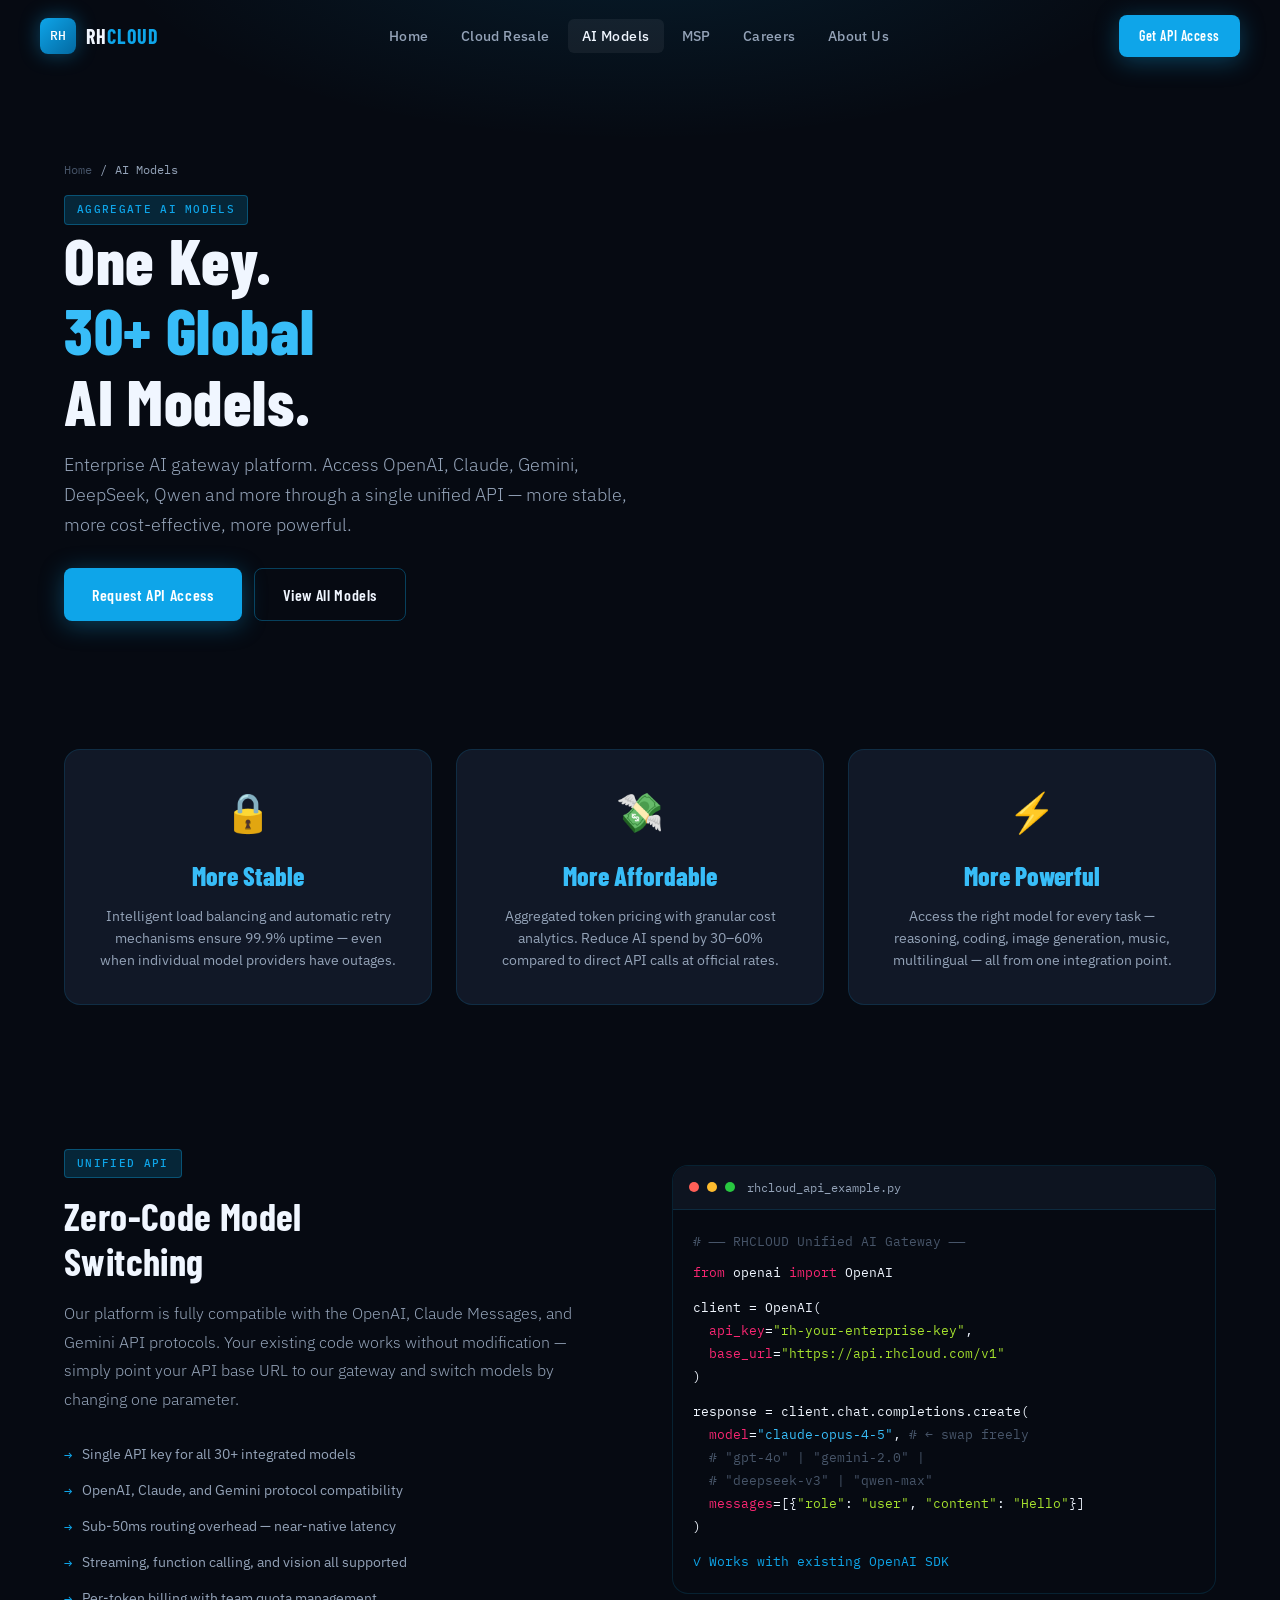
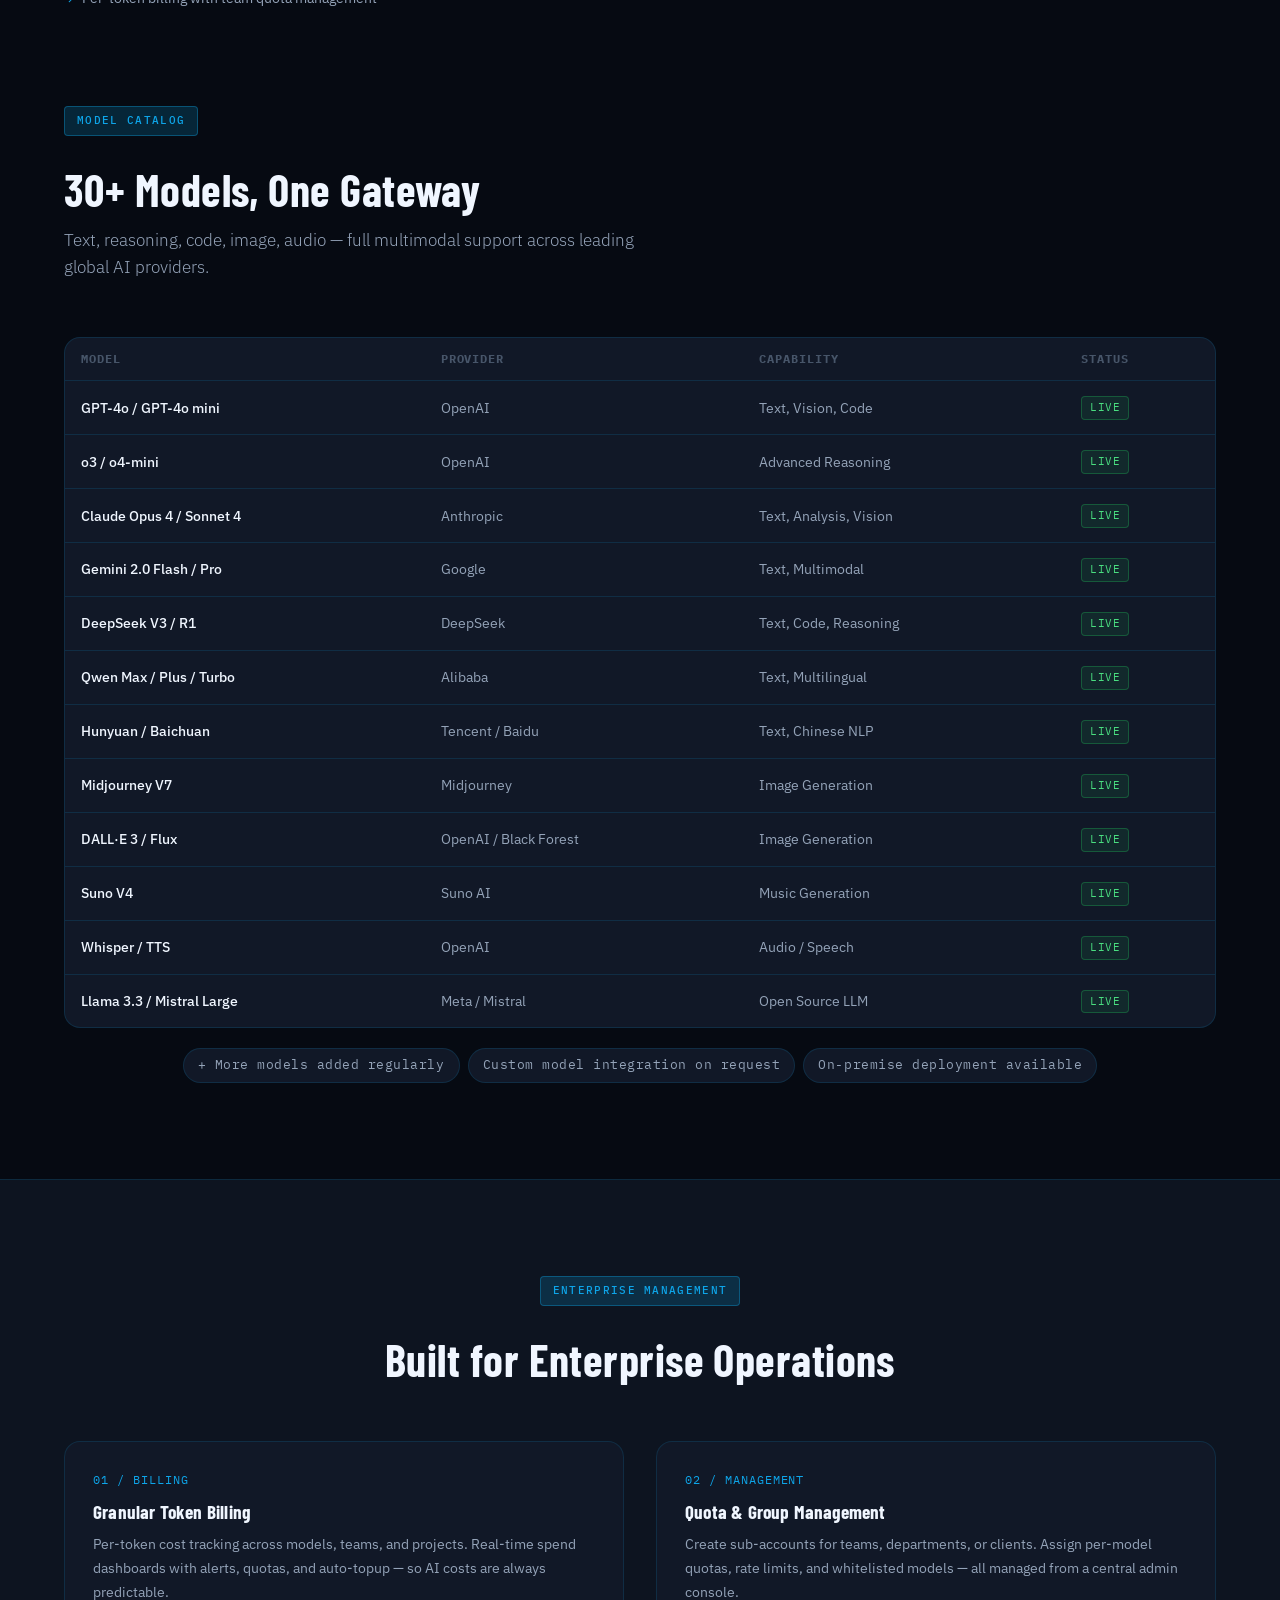
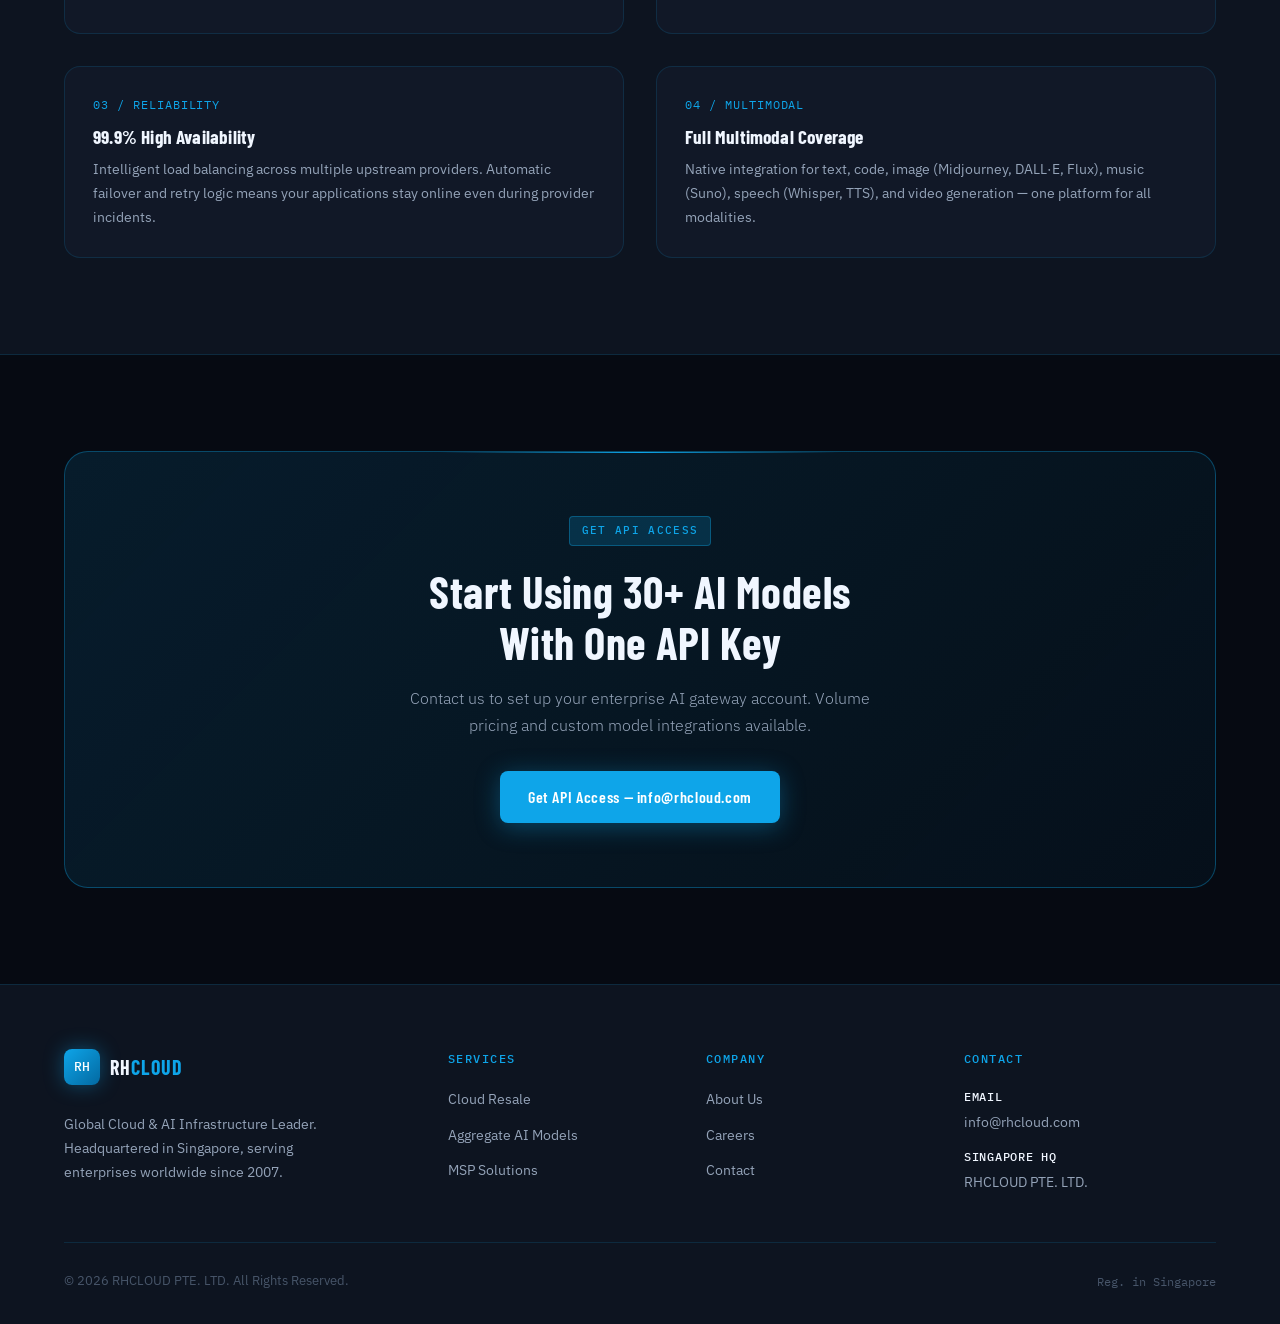
<file: ai-models.html>
<!DOCTYPE html>
<html lang="en">
<head>
  <meta charset="UTF-8">
  <meta name="viewport" content="width=device-width, initial-scale=1.0">
  <title>Aggregate AI Models — RHCLOUD PTE. LTD.</title>
  <meta name="description" content="One API key for 30+ global AI models. Unified gateway for OpenAI, Claude, Gemini, DeepSeek, Qwen and more. Enterprise AI platform with intelligent load balancing.">
  <link rel="stylesheet" href="styles.css">
  <style>
    .api-demo {
      background: var(--bg-primary);
      border: 1px solid var(--border);
      border-radius: var(--radius-lg);
      overflow: hidden;
      font-family: var(--font-mono);
      font-size: 0.8rem;
    }
    .api-demo-header {
      background: var(--bg-secondary);
      padding: 12px 16px;
      display: flex; align-items: center; gap: 8px;
      border-bottom: 1px solid var(--border);
    }
    .api-demo-dot { width: 10px; height: 10px; border-radius: 50%; }
    .api-demo-title { margin-left: 4px; color: var(--grey-light); font-size: 0.75rem; }
    .api-demo-body { padding: 20px; line-height: 1.8; }
    .code-comment { color: var(--grey-mid); }
    .code-key { color: #f92672; }
    .code-string { color: #a6e22e; }
    .code-value { color: #66d9ef; }
    .code-accent { color: var(--accent-bright); }

    .model-table {
      width: 100%;
      border-collapse: collapse;
    }
    .model-table th {
      text-align: left; padding: 12px 16px;
      font-family: var(--font-mono); font-size: 0.72rem;
      letter-spacing: 0.08em; text-transform: uppercase;
      color: var(--grey-mid); border-bottom: 1px solid var(--border);
    }
    .model-table td {
      padding: 14px 16px; border-bottom: 1px solid var(--border);
      font-size: 0.875rem; color: var(--grey-light);
    }
    .model-table tr:last-child td { border-bottom: none; }
    .model-table tr:hover td { background: var(--bg-card-hover); }
    .model-table .model-name { color: var(--white); font-weight: 500; }
    .model-table .status-badge {
      display: inline-block;
      padding: 2px 8px; border-radius: 4px;
      font-family: var(--font-mono); font-size: 0.7rem;
      background: rgba(34,197,94,0.1); border: 1px solid rgba(34,197,94,0.3);
      color: #4ade80; letter-spacing: 0.04em;
    }

    .value-card {
      background: var(--bg-card); border: 1px solid var(--border);
      border-radius: var(--radius-lg); padding: 32px;
      text-align: center; transition: var(--transition);
    }
    .value-card:hover { border-color: var(--accent); transform: translateY(-3px); box-shadow: var(--shadow-glow); }
    .value-card .value-emoji { font-size: 2.4rem; margin-bottom: 12px; }
    .value-card .value-headline { font-family: var(--font-display); font-size: 1.6rem; font-weight: 800; color: var(--accent-bright); margin-bottom: 8px; }
    .value-card p { font-size: 0.875rem; color: var(--grey-light); line-height: 1.6; }
  </style>
</head>
<body>

<!-- Navigation -->
<nav class="nav scrolled" id="nav">
  <div class="nav-inner">
    <a href="index.html" class="nav-logo">
      <div class="nav-logo-mark">RH</div>
      <span class="nav-logo-text">RH<span>CLOUD</span></span>
    </a>
    <ul class="nav-links">
      <li><a href="index.html">Home</a></li>
      <li><a href="cloud-resale.html">Cloud Resale</a></li>
      <li><a href="ai-models.html">AI Models</a></li>
      <li><a href="msp.html">MSP</a></li>
      <li><a href="careers.html">Careers</a></li>
      <li><a href="about.html">About Us</a></li>
    </ul>
    <div class="nav-cta">
      <a href="mailto:info@rhcloud.com" class="btn btn-primary" style="padding:10px 20px;font-size:0.875rem;">Get API Access</a>
    </div>
    <button class="nav-toggle" aria-label="Menu">
      <span></span><span></span><span></span>
    </button>
  </div>
</nav>

<div class="mobile-nav">
  <a href="index.html">Home</a>
  <a href="cloud-resale.html">Cloud Resale</a>
  <a href="ai-models.html">AI Models</a>
  <a href="msp.html">MSP</a>
  <a href="careers.html">Careers</a>
  <a href="about.html">About Us</a>
  <a href="mailto:info@rhcloud.com" class="btn btn-primary">Get API Access</a>
</div>

<!-- Page Hero -->
<div class="page-hero">
  <div class="container">
    <div class="breadcrumb animate-up">
      <a href="index.html">Home</a> <span>/</span> <span>AI Models</span>
    </div>
    <span class="tag animate-up delay-1">Aggregate AI Models</span>
    <h1 class="page-hero-title animate-up delay-2">One Key.<br><span style="color:var(--accent-bright);">30+ Global</span><br>AI Models.</h1>
    <p class="page-hero-sub animate-up delay-3">Enterprise AI gateway platform. Access OpenAI, Claude, Gemini, DeepSeek, Qwen and more through a single unified API — more stable, more cost-effective, more powerful.</p>
    <div style="margin-top:28px;display:flex;gap:12px;flex-wrap:wrap;" class="animate-up delay-4">
      <a href="mailto:info@rhcloud.com" class="btn btn-primary">Request API Access</a>
      <a href="#models" class="btn btn-outline">View All Models</a>
    </div>
  </div>
</div>

<!-- Value Props -->
<section class="section-sm" style="padding:48px 0;">
  <div class="container">
    <div class="grid-3">
      <div class="value-card reveal">
        <div class="value-emoji">🔒</div>
        <div class="value-headline">More Stable</div>
        <p>Intelligent load balancing and automatic retry mechanisms ensure 99.9% uptime — even when individual model providers have outages.</p>
      </div>
      <div class="value-card reveal" style="animation-delay:0.15s;">
        <div class="value-emoji">💸</div>
        <div class="value-headline">More Affordable</div>
        <p>Aggregated token pricing with granular cost analytics. Reduce AI spend by 30–60% compared to direct API calls at official rates.</p>
      </div>
      <div class="value-card reveal" style="animation-delay:0.3s;">
        <div class="value-emoji">⚡</div>
        <div class="value-headline">More Powerful</div>
        <p>Access the right model for every task — reasoning, coding, image generation, music, multilingual — all from one integration point.</p>
      </div>
    </div>
  </div>
</section>

<!-- API Demo + Features -->
<section class="section">
  <div class="container">
    <div class="feature-row reveal">
      <div class="feature-content">
        <span class="tag">Unified API</span>
        <h2 class="feature-title" style="margin-top:16px;">Zero-Code Model<br>Switching</h2>
        <p class="feature-body">Our platform is fully compatible with the OpenAI, Claude Messages, and Gemini API protocols. Your existing code works without modification — simply point your API base URL to our gateway and switch models by changing one parameter.</p>
        <ul class="feature-list">
          <li>Single API key for all 30+ integrated models</li>
          <li>OpenAI, Claude, and Gemini protocol compatibility</li>
          <li>Sub-50ms routing overhead — near-native latency</li>
          <li>Streaming, function calling, and vision all supported</li>
          <li>Per-token billing with team quota management</li>
        </ul>
      </div>

      <div class="api-demo reveal" style="animation-delay:0.2s;">
        <div class="api-demo-header">
          <div class="api-demo-dot" style="background:#ff5f57;"></div>
          <div class="api-demo-dot" style="background:#febc2e;"></div>
          <div class="api-demo-dot" style="background:#28c840;"></div>
          <span class="api-demo-title">rhcloud_api_example.py</span>
        </div>
        <div class="api-demo-body">
          <div class="code-comment"># ── RHCLOUD Unified AI Gateway ──</div>
          <div style="margin-top:8px;">
            <span class="code-key">from</span> openai <span class="code-key">import</span> OpenAI
          </div>
          <div style="margin-top:12px;">
            client = OpenAI(<br>
            &nbsp;&nbsp;<span class="code-key">api_key</span>=<span class="code-string">"rh-your-enterprise-key"</span>,<br>
            &nbsp;&nbsp;<span class="code-key">base_url</span>=<span class="code-string">"https://api.rhcloud.com/v1"</span><br>
            )
          </div>
          <div style="margin-top:12px;">
            response = client.chat.completions.create(<br>
            &nbsp;&nbsp;<span class="code-key">model</span>=<span class="code-accent">"claude-opus-4-5"</span>, <span class="code-comment"># ← swap freely</span><br>
            &nbsp;&nbsp;<span class="code-comment"># "gpt-4o" | "gemini-2.0" |</span><br>
            &nbsp;&nbsp;<span class="code-comment"># "deepseek-v3" | "qwen-max"</span><br>
            &nbsp;&nbsp;<span class="code-key">messages</span>=[{<span class="code-string">"role"</span>: <span class="code-string">"user"</span>, <span class="code-string">"content"</span>: <span class="code-string">"Hello"</span>}]<br>
            )
          </div>
          <div style="margin-top:12px;color:var(--accent);"> ✓ Works with existing OpenAI SDK</div>
        </div>
      </div>
    </div>
  </div>
</section>

<!-- Model Catalog -->
<section class="section" id="models" style="padding-top:0;">
  <div class="container">
    <div class="section-header reveal">
      <span class="tag">Model Catalog</span>
      <h2 class="section-title" style="margin-top:12px;">30+ Models, One Gateway</h2>
      <p class="section-subtitle">Text, reasoning, code, image, audio — full multimodal support across leading global AI providers.</p>
    </div>

    <div style="background:var(--bg-card);border:1px solid var(--border);border-radius:var(--radius-lg);overflow:hidden;" class="reveal">
      <table class="model-table">
        <thead>
          <tr>
            <th>Model</th>
            <th>Provider</th>
            <th>Capability</th>
            <th>Status</th>
          </tr>
        </thead>
        <tbody>
          <tr><td class="model-name">GPT-4o / GPT-4o mini</td><td>OpenAI</td><td>Text, Vision, Code</td><td><span class="status-badge">LIVE</span></td></tr>
          <tr><td class="model-name">o3 / o4-mini</td><td>OpenAI</td><td>Advanced Reasoning</td><td><span class="status-badge">LIVE</span></td></tr>
          <tr><td class="model-name">Claude Opus 4 / Sonnet 4</td><td>Anthropic</td><td>Text, Analysis, Vision</td><td><span class="status-badge">LIVE</span></td></tr>
          <tr><td class="model-name">Gemini 2.0 Flash / Pro</td><td>Google</td><td>Text, Multimodal</td><td><span class="status-badge">LIVE</span></td></tr>
          <tr><td class="model-name">DeepSeek V3 / R1</td><td>DeepSeek</td><td>Text, Code, Reasoning</td><td><span class="status-badge">LIVE</span></td></tr>
          <tr><td class="model-name">Qwen Max / Plus / Turbo</td><td>Alibaba</td><td>Text, Multilingual</td><td><span class="status-badge">LIVE</span></td></tr>
          <tr><td class="model-name">Hunyuan / Baichuan</td><td>Tencent / Baidu</td><td>Text, Chinese NLP</td><td><span class="status-badge">LIVE</span></td></tr>
          <tr><td class="model-name">Midjourney V7</td><td>Midjourney</td><td>Image Generation</td><td><span class="status-badge">LIVE</span></td></tr>
          <tr><td class="model-name">DALL·E 3 / Flux</td><td>OpenAI / Black Forest</td><td>Image Generation</td><td><span class="status-badge">LIVE</span></td></tr>
          <tr><td class="model-name">Suno V4</td><td>Suno AI</td><td>Music Generation</td><td><span class="status-badge">LIVE</span></td></tr>
          <tr><td class="model-name">Whisper / TTS</td><td>OpenAI</td><td>Audio / Speech</td><td><span class="status-badge">LIVE</span></td></tr>
          <tr><td class="model-name">Llama 3.3 / Mistral Large</td><td>Meta / Mistral</td><td>Open Source LLM</td><td><span class="status-badge">LIVE</span></td></tr>
        </tbody>
      </table>
    </div>

    <div class="pill-row" style="margin-top:20px;justify-content:center;" class="reveal">
      <span class="pill">+ More models added regularly</span>
      <span class="pill">Custom model integration on request</span>
      <span class="pill">On-premise deployment available</span>
    </div>
  </div>
</section>

<!-- Management Features -->
<section class="section" style="background:var(--bg-secondary);border-top:1px solid var(--border);border-bottom:1px solid var(--border);">
  <div class="container">
    <div class="section-header center reveal">
      <span class="tag">Enterprise Management</span>
      <h2 class="section-title" style="margin-top:12px;">Built for Enterprise Operations</h2>
    </div>

    <div class="grid-2">
      <div class="capability-card reveal">
        <span class="num">01 / BILLING</span>
        <h3>Granular Token Billing</h3>
        <p>Per-token cost tracking across models, teams, and projects. Real-time spend dashboards with alerts, quotas, and auto-topup — so AI costs are always predictable.</p>
      </div>
      <div class="capability-card reveal" style="animation-delay:0.1s;">
        <span class="num">02 / MANAGEMENT</span>
        <h3>Quota &amp; Group Management</h3>
        <p>Create sub-accounts for teams, departments, or clients. Assign per-model quotas, rate limits, and whitelisted models — all managed from a central admin console.</p>
      </div>
      <div class="capability-card reveal" style="animation-delay:0.2s;">
        <span class="num">03 / RELIABILITY</span>
        <h3>99.9% High Availability</h3>
        <p>Intelligent load balancing across multiple upstream providers. Automatic failover and retry logic means your applications stay online even during provider incidents.</p>
      </div>
      <div class="capability-card reveal" style="animation-delay:0.3s;">
        <span class="num">04 / MULTIMODAL</span>
        <h3>Full Multimodal Coverage</h3>
        <p>Native integration for text, code, image (Midjourney, DALL·E, Flux), music (Suno), speech (Whisper, TTS), and video generation — one platform for all modalities.</p>
      </div>
    </div>
  </div>
</section>

<!-- CTA -->
<section class="section">
  <div class="container">
    <div class="cta-section reveal">
      <span class="tag" style="margin-bottom:20px;">Get API Access</span>
      <h2 class="section-title" style="margin-bottom:16px;">Start Using 30+ AI Models<br>With One API Key</h2>
      <p style="color:var(--grey-light);max-width:480px;margin:0 auto 32px;font-weight:300;line-height:1.7;">Contact us to set up your enterprise AI gateway account. Volume pricing and custom model integrations available.</p>
      <a href="mailto:info@rhcloud.com" class="btn btn-primary">Get API Access — info@rhcloud.com</a>
    </div>
  </div>
</section>

<!-- Footer -->
<footer>
  <div class="container">
    <div class="footer-grid">
      <div class="footer-brand">
        <a href="index.html" class="nav-logo" style="margin-bottom:12px;display:inline-flex;">
          <div class="nav-logo-mark">RH</div>
          <span class="nav-logo-text">RH<span>CLOUD</span></span>
        </a>
        <p class="footer-brand-desc">Global Cloud & AI Infrastructure Leader. Headquartered in Singapore, serving enterprises worldwide since 2007.</p>
      </div>
      <div class="footer-col">
        <div class="footer-col-title">Services</div>
        <ul>
          <li><a href="cloud-resale.html">Cloud Resale</a></li>
          <li><a href="ai-models.html">Aggregate AI Models</a></li>
          <li><a href="msp.html">MSP Solutions</a></li>
        </ul>
      </div>
      <div class="footer-col">
        <div class="footer-col-title">Company</div>
        <ul>
          <li><a href="about.html">About Us</a></li>
          <li><a href="careers.html">Careers</a></li>
          <li><a href="mailto:info@rhcloud.com">Contact</a></li>
        </ul>
      </div>
      <div class="footer-col footer-contact">
        <div class="footer-col-title">Contact</div>
        <p>
          <strong>Email</strong>
          info@rhcloud.com
          <strong>Singapore HQ</strong>
          RHCLOUD PTE. LTD.
        </p>
      </div>
    </div>
    <div class="footer-bottom">
      <span>© 2026 RHCLOUD PTE. LTD. All Rights Reserved.</span>
      <span style="font-family:var(--font-mono);font-size:0.75rem;color:var(--grey-mid);">Reg. in Singapore</span>
    </div>
  </div>
</footer>

<script src="main.js"></script>
</body>
</html>
</file>
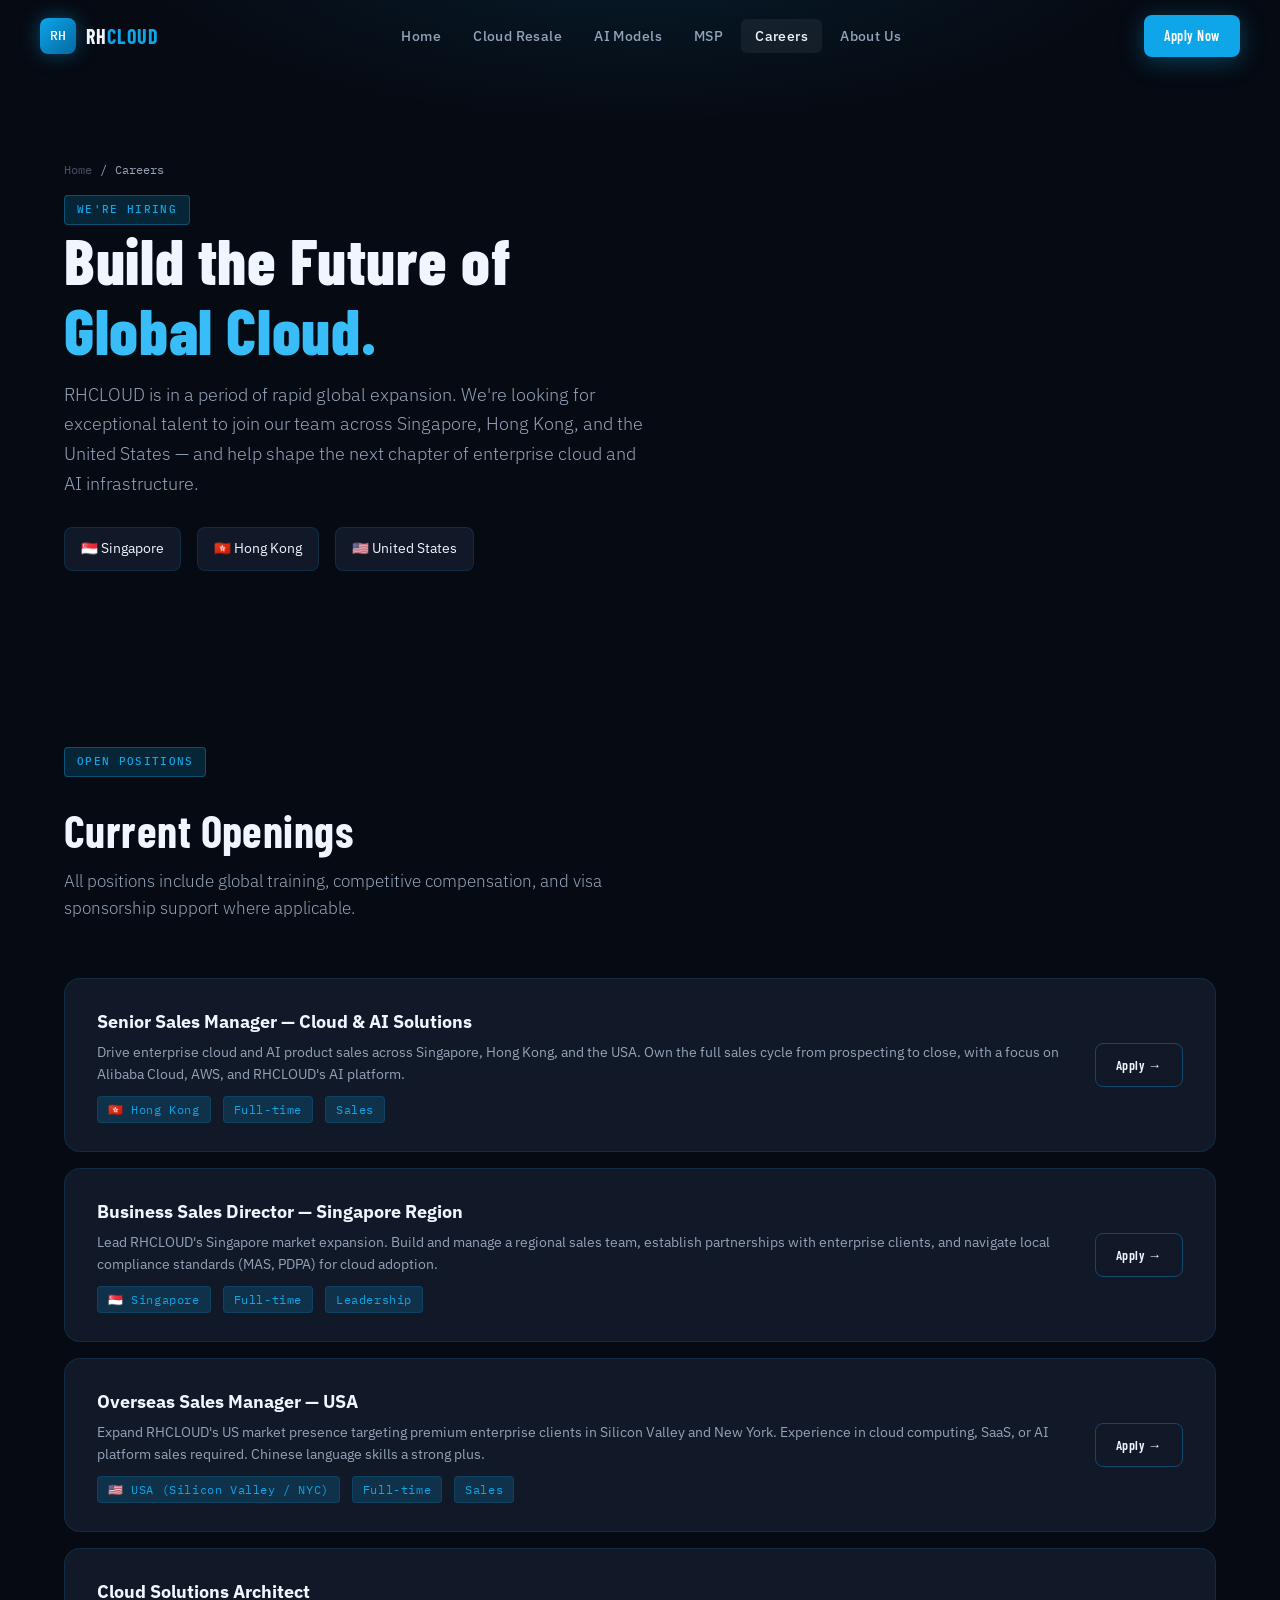
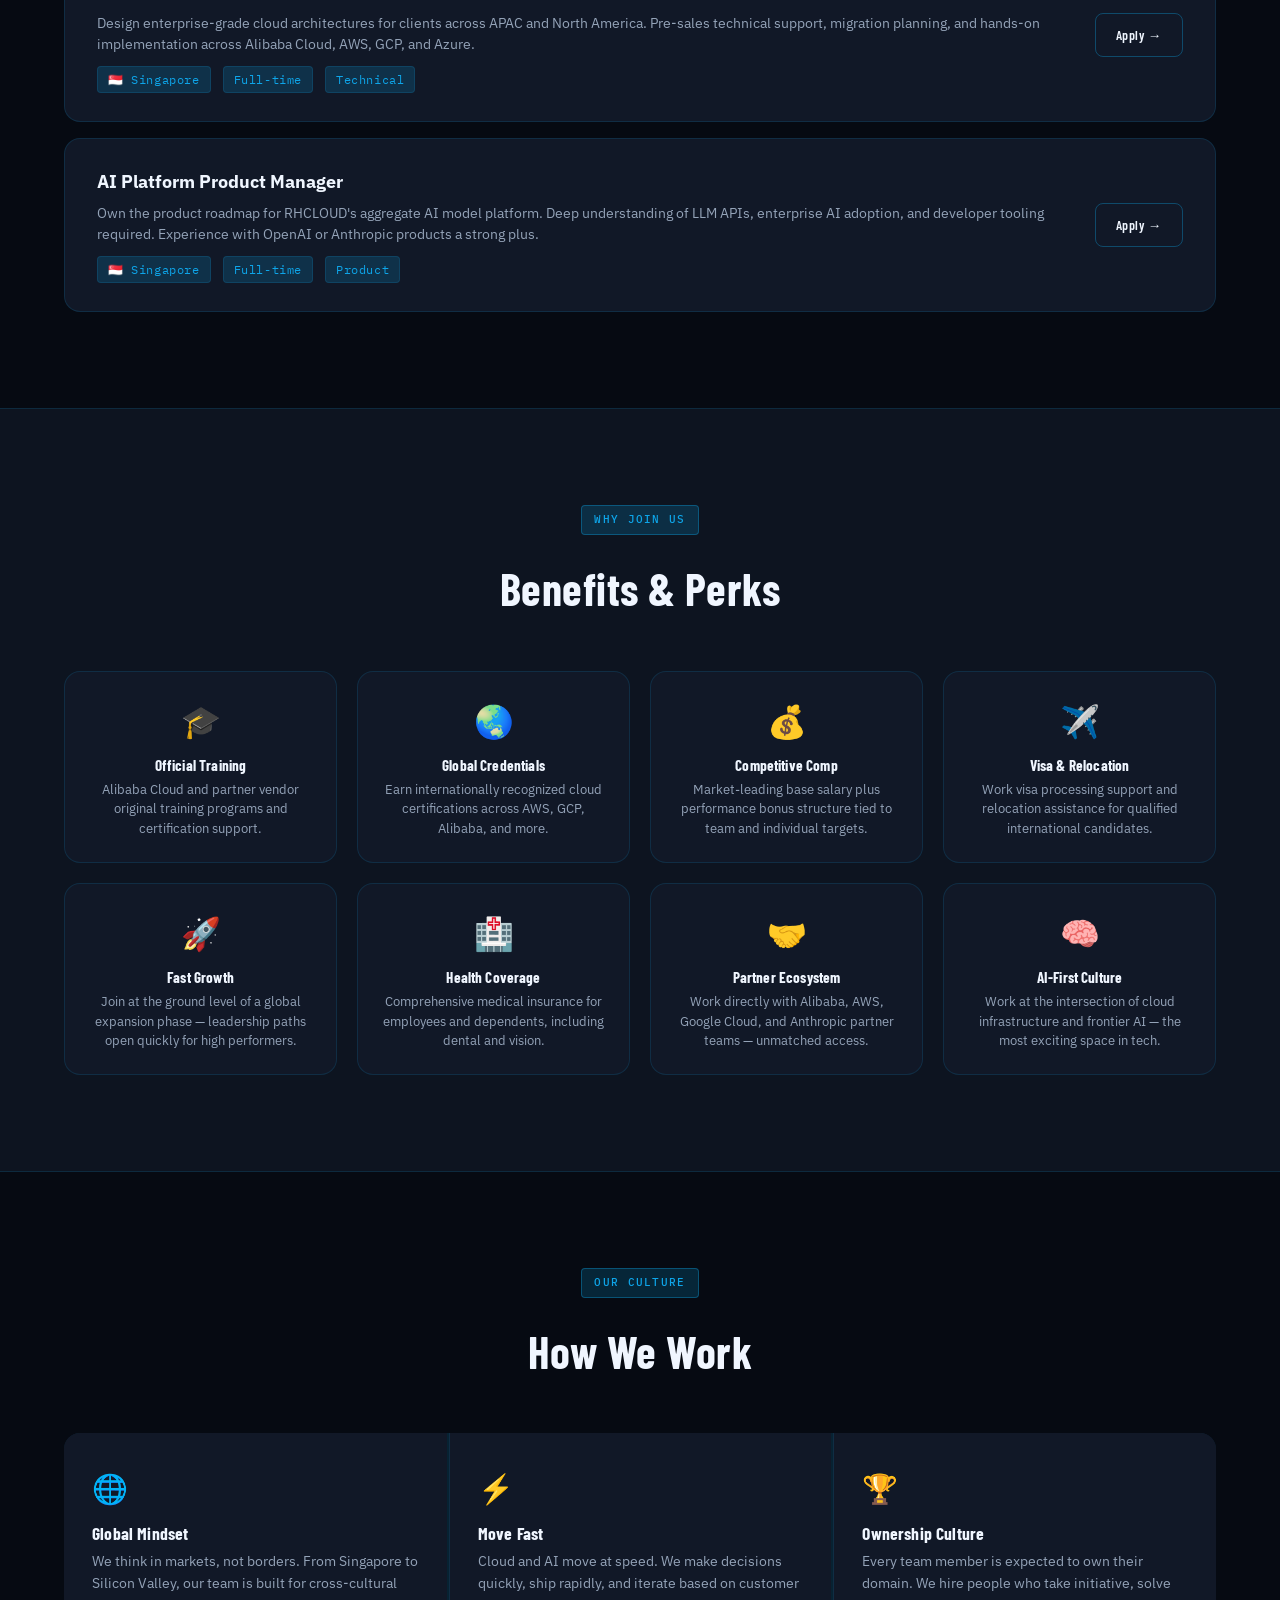
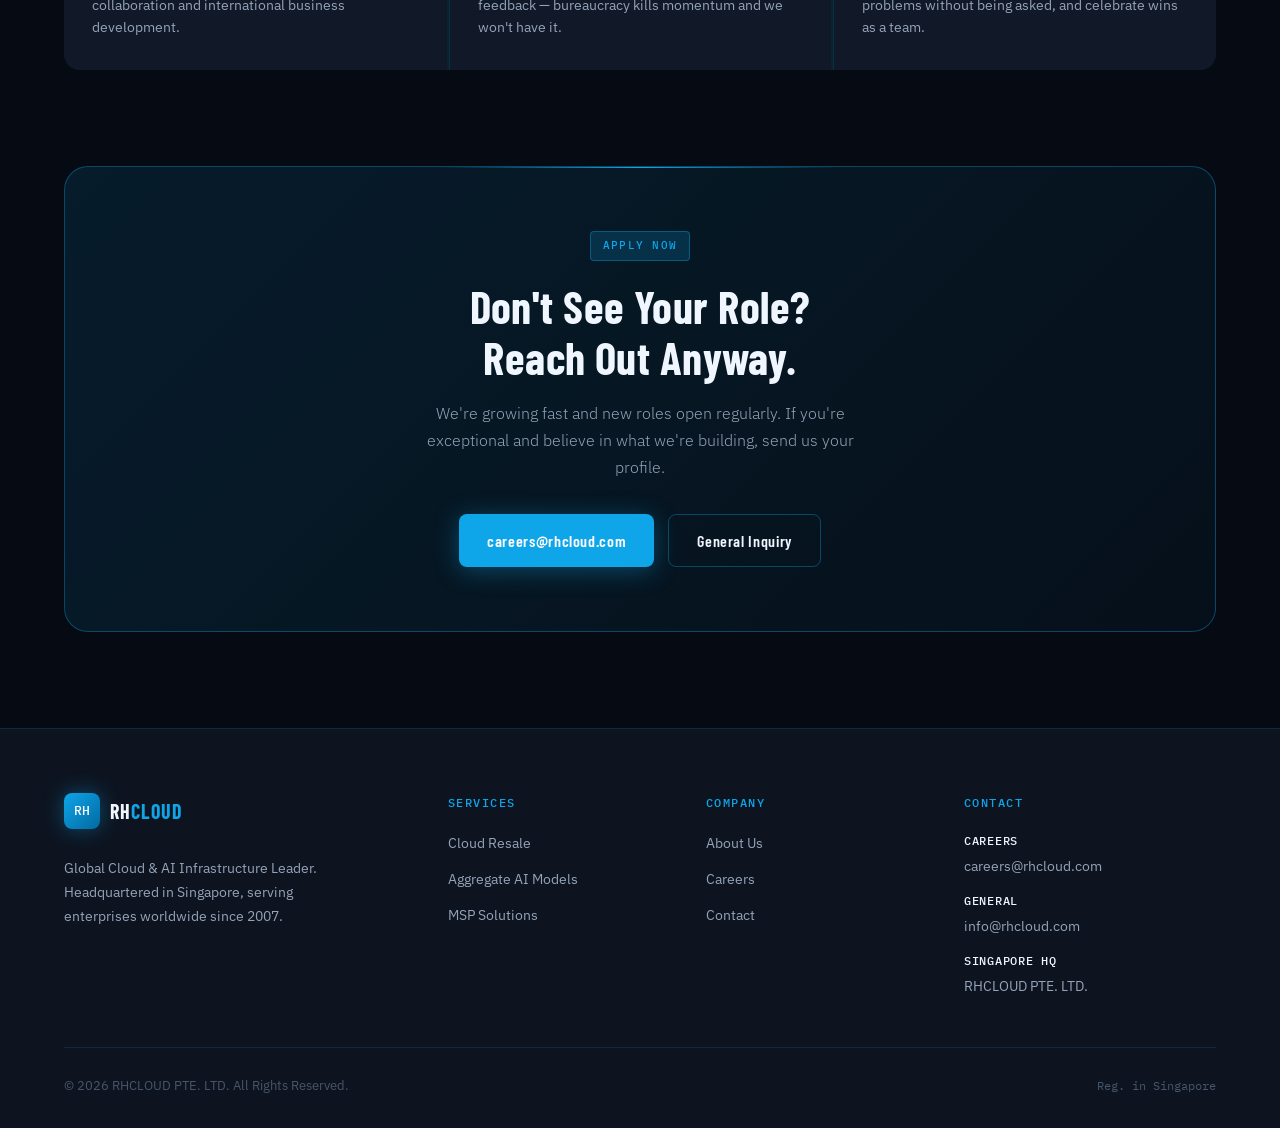
<file: careers.html>
<!DOCTYPE html>
<html lang="en">
<head>
  <meta charset="UTF-8">
  <meta name="viewport" content="width=device-width, initial-scale=1.0">
  <title>Careers — RHCLOUD PTE. LTD.</title>
  <meta name="description" content="Join RHCLOUD's global expansion. We're hiring senior sales managers and business directors across Singapore, Hong Kong, and the USA.">
  <link rel="stylesheet" href="styles.css">
  <style>
    .benefit-card {
      background: var(--bg-card); border: 1px solid var(--border);
      border-radius: var(--radius-lg); padding: 24px;
      text-align: center; transition: var(--transition);
    }
    .benefit-card:hover { border-color: var(--border-strong); transform: translateY(-2px); }
    .benefit-card .benefit-icon { font-size: 2rem; margin-bottom: 10px; }
    .benefit-card h3 { font-size: 0.95rem; margin-bottom: 6px; }
    .benefit-card p { font-size: 0.8rem; color: var(--grey-light); line-height: 1.5; }

    .culture-strip {
      display: grid; grid-template-columns: repeat(3,1fr); gap: 2px;
      background: var(--border);
      border-radius: var(--radius-lg); overflow: hidden;
      margin-top: 40px;
    }
    .culture-item {
      background: var(--bg-card);
      padding: 32px 28px;
    }
    .culture-item h3 { font-size: 1.1rem; margin-bottom: 8px; }
    .culture-item p { font-size: 0.85rem; color: var(--grey-light); line-height: 1.6; }
    .culture-emoji { font-size: 1.8rem; margin-bottom: 12px; }

    @media (max-width: 768px) {
      .culture-strip { grid-template-columns: 1fr; }
    }
  </style>
</head>
<body>

<!-- Navigation -->
<nav class="nav scrolled" id="nav">
  <div class="nav-inner">
    <a href="index.html" class="nav-logo">
      <div class="nav-logo-mark">RH</div>
      <span class="nav-logo-text">RH<span>CLOUD</span></span>
    </a>
    <ul class="nav-links">
      <li><a href="index.html">Home</a></li>
      <li><a href="cloud-resale.html">Cloud Resale</a></li>
      <li><a href="ai-models.html">AI Models</a></li>
      <li><a href="msp.html">MSP</a></li>
      <li><a href="careers.html">Careers</a></li>
      <li><a href="about.html">About Us</a></li>
    </ul>
    <div class="nav-cta">
      <a href="mailto:careers@rhcloud.com" class="btn btn-primary" style="padding:10px 20px;font-size:0.875rem;">Apply Now</a>
    </div>
    <button class="nav-toggle" aria-label="Menu">
      <span></span><span></span><span></span>
    </button>
  </div>
</nav>

<div class="mobile-nav">
  <a href="index.html">Home</a>
  <a href="cloud-resale.html">Cloud Resale</a>
  <a href="ai-models.html">AI Models</a>
  <a href="msp.html">MSP</a>
  <a href="careers.html">Careers</a>
  <a href="about.html">About Us</a>
  <a href="mailto:careers@rhcloud.com" class="btn btn-primary">Apply Now</a>
</div>

<!-- Page Hero -->
<div class="page-hero">
  <div class="container">
    <div class="breadcrumb animate-up">
      <a href="index.html">Home</a> <span>/</span> <span>Careers</span>
    </div>
    <span class="tag animate-up delay-1">We're Hiring</span>
    <h1 class="page-hero-title animate-up delay-2">Build the Future of<br><span style="color:var(--accent-bright);">Global Cloud.</span></h1>
    <p class="page-hero-sub animate-up delay-3">RHCLOUD is in a period of rapid global expansion. We're looking for exceptional talent to join our team across Singapore, Hong Kong, and the United States — and help shape the next chapter of enterprise cloud and AI infrastructure.</p>
    <div style="margin-top:28px;display:flex;gap:16px;flex-wrap:wrap;" class="animate-up delay-4">
      <div style="display:flex;align-items:center;gap:8px;background:var(--bg-card);border:1px solid var(--border);border-radius:8px;padding:10px 16px;font-size:0.85rem;">🇸🇬 Singapore</div>
      <div style="display:flex;align-items:center;gap:8px;background:var(--bg-card);border:1px solid var(--border);border-radius:8px;padding:10px 16px;font-size:0.85rem;">🇭🇰 Hong Kong</div>
      <div style="display:flex;align-items:center;gap:8px;background:var(--bg-card);border:1px solid var(--border);border-radius:8px;padding:10px 16px;font-size:0.85rem;">🇺🇸 United States</div>
    </div>
  </div>
</div>

<!-- Open Positions -->
<section class="section">
  <div class="container">
    <div class="section-header reveal">
      <span class="tag">Open Positions</span>
      <h2 class="section-title" style="margin-top:12px;">Current Openings</h2>
      <p class="section-subtitle">All positions include global training, competitive compensation, and visa sponsorship support where applicable.</p>
    </div>

    <div style="display:flex;flex-direction:column;gap:16px;">

      <!-- Job 1 -->
      <div class="job-card reveal">
        <div>
          <div class="job-title">Senior Sales Manager — Cloud &amp; AI Solutions</div>
          <p style="font-size:0.85rem;color:var(--grey-light);margin-top:4px;margin-bottom:10px;">Drive enterprise cloud and AI product sales across Singapore, Hong Kong, and the USA. Own the full sales cycle from prospecting to close, with a focus on Alibaba Cloud, AWS, and RHCLOUD's AI platform.</p>
          <div class="job-meta">
            <span class="job-tag">🇭🇰 Hong Kong</span>
            <span class="job-tag">Full-time</span>
            <span class="job-tag">Sales</span>
          </div>
        </div>
        <a href="mailto:careers@rhcloud.com?subject=Application: Senior Sales Manager HK" class="btn btn-outline" style="flex-shrink:0;font-size:0.85rem;padding:10px 20px;">Apply →</a>
      </div>

      <!-- Job 2 -->
      <div class="job-card reveal" style="animation-delay:0.1s;">
        <div>
          <div class="job-title">Business Sales Director — Singapore Region</div>
          <p style="font-size:0.85rem;color:var(--grey-light);margin-top:4px;margin-bottom:10px;">Lead RHCLOUD's Singapore market expansion. Build and manage a regional sales team, establish partnerships with enterprise clients, and navigate local compliance standards (MAS, PDPA) for cloud adoption.</p>
          <div class="job-meta">
            <span class="job-tag">🇸🇬 Singapore</span>
            <span class="job-tag">Full-time</span>
            <span class="job-tag">Leadership</span>
          </div>
        </div>
        <a href="mailto:careers@rhcloud.com?subject=Application: Business Sales Director SG" class="btn btn-outline" style="flex-shrink:0;font-size:0.85rem;padding:10px 20px;">Apply →</a>
      </div>

      <!-- Job 3 -->
      <div class="job-card reveal" style="animation-delay:0.2s;">
        <div>
          <div class="job-title">Overseas Sales Manager — USA</div>
          <p style="font-size:0.85rem;color:var(--grey-light);margin-top:4px;margin-bottom:10px;">Expand RHCLOUD's US market presence targeting premium enterprise clients in Silicon Valley and New York. Experience in cloud computing, SaaS, or AI platform sales required. Chinese language skills a strong plus.</p>
          <div class="job-meta">
            <span class="job-tag">🇺🇸 USA (Silicon Valley / NYC)</span>
            <span class="job-tag">Full-time</span>
            <span class="job-tag">Sales</span>
          </div>
        </div>
        <a href="mailto:careers@rhcloud.com?subject=Application: Overseas Sales Manager USA" class="btn btn-outline" style="flex-shrink:0;font-size:0.85rem;padding:10px 20px;">Apply →</a>
      </div>

      <!-- Job 4 -->
      <div class="job-card reveal" style="animation-delay:0.3s;">
        <div>
          <div class="job-title">Cloud Solutions Architect</div>
          <p style="font-size:0.85rem;color:var(--grey-light);margin-top:4px;margin-bottom:10px;">Design enterprise-grade cloud architectures for clients across APAC and North America. Pre-sales technical support, migration planning, and hands-on implementation across Alibaba Cloud, AWS, GCP, and Azure.</p>
          <div class="job-meta">
            <span class="job-tag">🇸🇬 Singapore</span>
            <span class="job-tag">Full-time</span>
            <span class="job-tag">Technical</span>
          </div>
        </div>
        <a href="mailto:careers@rhcloud.com?subject=Application: Cloud Solutions Architect" class="btn btn-outline" style="flex-shrink:0;font-size:0.85rem;padding:10px 20px;">Apply →</a>
      </div>

      <!-- Job 5 -->
      <div class="job-card reveal" style="animation-delay:0.1s;">
        <div>
          <div class="job-title">AI Platform Product Manager</div>
          <p style="font-size:0.85rem;color:var(--grey-light);margin-top:4px;margin-bottom:10px;">Own the product roadmap for RHCLOUD's aggregate AI model platform. Deep understanding of LLM APIs, enterprise AI adoption, and developer tooling required. Experience with OpenAI or Anthropic products a strong plus.</p>
          <div class="job-meta">
            <span class="job-tag">🇸🇬 Singapore</span>
            <span class="job-tag">Full-time</span>
            <span class="job-tag">Product</span>
          </div>
        </div>
        <a href="mailto:careers@rhcloud.com?subject=Application: AI Platform Product Manager" class="btn btn-outline" style="flex-shrink:0;font-size:0.85rem;padding:10px 20px;">Apply →</a>
      </div>

    </div>
  </div>
</section>

<!-- Benefits -->
<section class="section" style="background:var(--bg-secondary);border-top:1px solid var(--border);border-bottom:1px solid var(--border);">
  <div class="container">
    <div class="section-header center reveal">
      <span class="tag">Why Join Us</span>
      <h2 class="section-title" style="margin-top:12px;">Benefits &amp; Perks</h2>
    </div>

    <div class="grid-4">
      <div class="benefit-card reveal">
        <div class="benefit-icon">🎓</div>
        <h3>Official Training</h3>
        <p>Alibaba Cloud and partner vendor original training programs and certification support.</p>
      </div>
      <div class="benefit-card reveal" style="animation-delay:0.1s;">
        <div class="benefit-icon">🌏</div>
        <h3>Global Credentials</h3>
        <p>Earn internationally recognized cloud certifications across AWS, GCP, Alibaba, and more.</p>
      </div>
      <div class="benefit-card reveal" style="animation-delay:0.2s;">
        <div class="benefit-icon">💰</div>
        <h3>Competitive Comp</h3>
        <p>Market-leading base salary plus performance bonus structure tied to team and individual targets.</p>
      </div>
      <div class="benefit-card reveal" style="animation-delay:0.3s;">
        <div class="benefit-icon">✈️</div>
        <h3>Visa &amp; Relocation</h3>
        <p>Work visa processing support and relocation assistance for qualified international candidates.</p>
      </div>
      <div class="benefit-card reveal" style="animation-delay:0.1s;">
        <div class="benefit-icon">🚀</div>
        <h3>Fast Growth</h3>
        <p>Join at the ground level of a global expansion phase — leadership paths open quickly for high performers.</p>
      </div>
      <div class="benefit-card reveal" style="animation-delay:0.2s;">
        <div class="benefit-icon">🏥</div>
        <h3>Health Coverage</h3>
        <p>Comprehensive medical insurance for employees and dependents, including dental and vision.</p>
      </div>
      <div class="benefit-card reveal" style="animation-delay:0.3s;">
        <div class="benefit-icon">🤝</div>
        <h3>Partner Ecosystem</h3>
        <p>Work directly with Alibaba, AWS, Google Cloud, and Anthropic partner teams — unmatched access.</p>
      </div>
      <div class="benefit-card reveal" style="animation-delay:0.1s;">
        <div class="benefit-icon">🧠</div>
        <h3>AI-First Culture</h3>
        <p>Work at the intersection of cloud infrastructure and frontier AI — the most exciting space in tech.</p>
      </div>
    </div>
  </div>
</section>

<!-- Culture -->
<section class="section">
  <div class="container">
    <div class="section-header center reveal">
      <span class="tag">Our Culture</span>
      <h2 class="section-title" style="margin-top:12px;">How We Work</h2>
    </div>

    <div class="culture-strip reveal">
      <div class="culture-item">
        <div class="culture-emoji">🌐</div>
        <h3>Global Mindset</h3>
        <p>We think in markets, not borders. From Singapore to Silicon Valley, our team is built for cross-cultural collaboration and international business development.</p>
      </div>
      <div class="culture-item" style="border-left:1px solid var(--border);">
        <div class="culture-emoji">⚡</div>
        <h3>Move Fast</h3>
        <p>Cloud and AI move at speed. We make decisions quickly, ship rapidly, and iterate based on customer feedback — bureaucracy kills momentum and we won't have it.</p>
      </div>
      <div class="culture-item" style="border-left:1px solid var(--border);">
        <div class="culture-emoji">🏆</div>
        <h3>Ownership Culture</h3>
        <p>Every team member is expected to own their domain. We hire people who take initiative, solve problems without being asked, and celebrate wins as a team.</p>
      </div>
    </div>
  </div>
</section>

<!-- CTA -->
<section class="section" style="padding-top:0;">
  <div class="container">
    <div class="cta-section reveal">
      <span class="tag" style="margin-bottom:20px;">Apply Now</span>
      <h2 class="section-title" style="margin-bottom:16px;">Don't See Your Role?<br>Reach Out Anyway.</h2>
      <p style="color:var(--grey-light);max-width:480px;margin:0 auto 32px;font-weight:300;line-height:1.7;">We're growing fast and new roles open regularly. If you're exceptional and believe in what we're building, send us your profile.</p>
      <div style="display:flex;gap:14px;justify-content:center;flex-wrap:wrap;">
        <a href="mailto:careers@rhcloud.com" class="btn btn-primary">careers@rhcloud.com</a>
        <a href="mailto:info@rhcloud.com" class="btn btn-outline">General Inquiry</a>
      </div>
    </div>
  </div>
</section>

<!-- Footer -->
<footer>
  <div class="container">
    <div class="footer-grid">
      <div class="footer-brand">
        <a href="index.html" class="nav-logo" style="margin-bottom:12px;display:inline-flex;">
          <div class="nav-logo-mark">RH</div>
          <span class="nav-logo-text">RH<span>CLOUD</span></span>
        </a>
        <p class="footer-brand-desc">Global Cloud & AI Infrastructure Leader. Headquartered in Singapore, serving enterprises worldwide since 2007.</p>
      </div>
      <div class="footer-col">
        <div class="footer-col-title">Services</div>
        <ul>
          <li><a href="cloud-resale.html">Cloud Resale</a></li>
          <li><a href="ai-models.html">Aggregate AI Models</a></li>
          <li><a href="msp.html">MSP Solutions</a></li>
        </ul>
      </div>
      <div class="footer-col">
        <div class="footer-col-title">Company</div>
        <ul>
          <li><a href="about.html">About Us</a></li>
          <li><a href="careers.html">Careers</a></li>
          <li><a href="mailto:info@rhcloud.com">Contact</a></li>
        </ul>
      </div>
      <div class="footer-col footer-contact">
        <div class="footer-col-title">Contact</div>
        <p>
          <strong>Careers</strong>
          careers@rhcloud.com
          <strong>General</strong>
          info@rhcloud.com
          <strong>Singapore HQ</strong>
          RHCLOUD PTE. LTD.
        </p>
      </div>
    </div>
    <div class="footer-bottom">
      <span>© 2026 RHCLOUD PTE. LTD. All Rights Reserved.</span>
      <span style="font-family:var(--font-mono);font-size:0.75rem;color:var(--grey-mid);">Reg. in Singapore</span>
    </div>
  </div>
</footer>

<script src="main.js"></script>
</body>
</html>
</file>
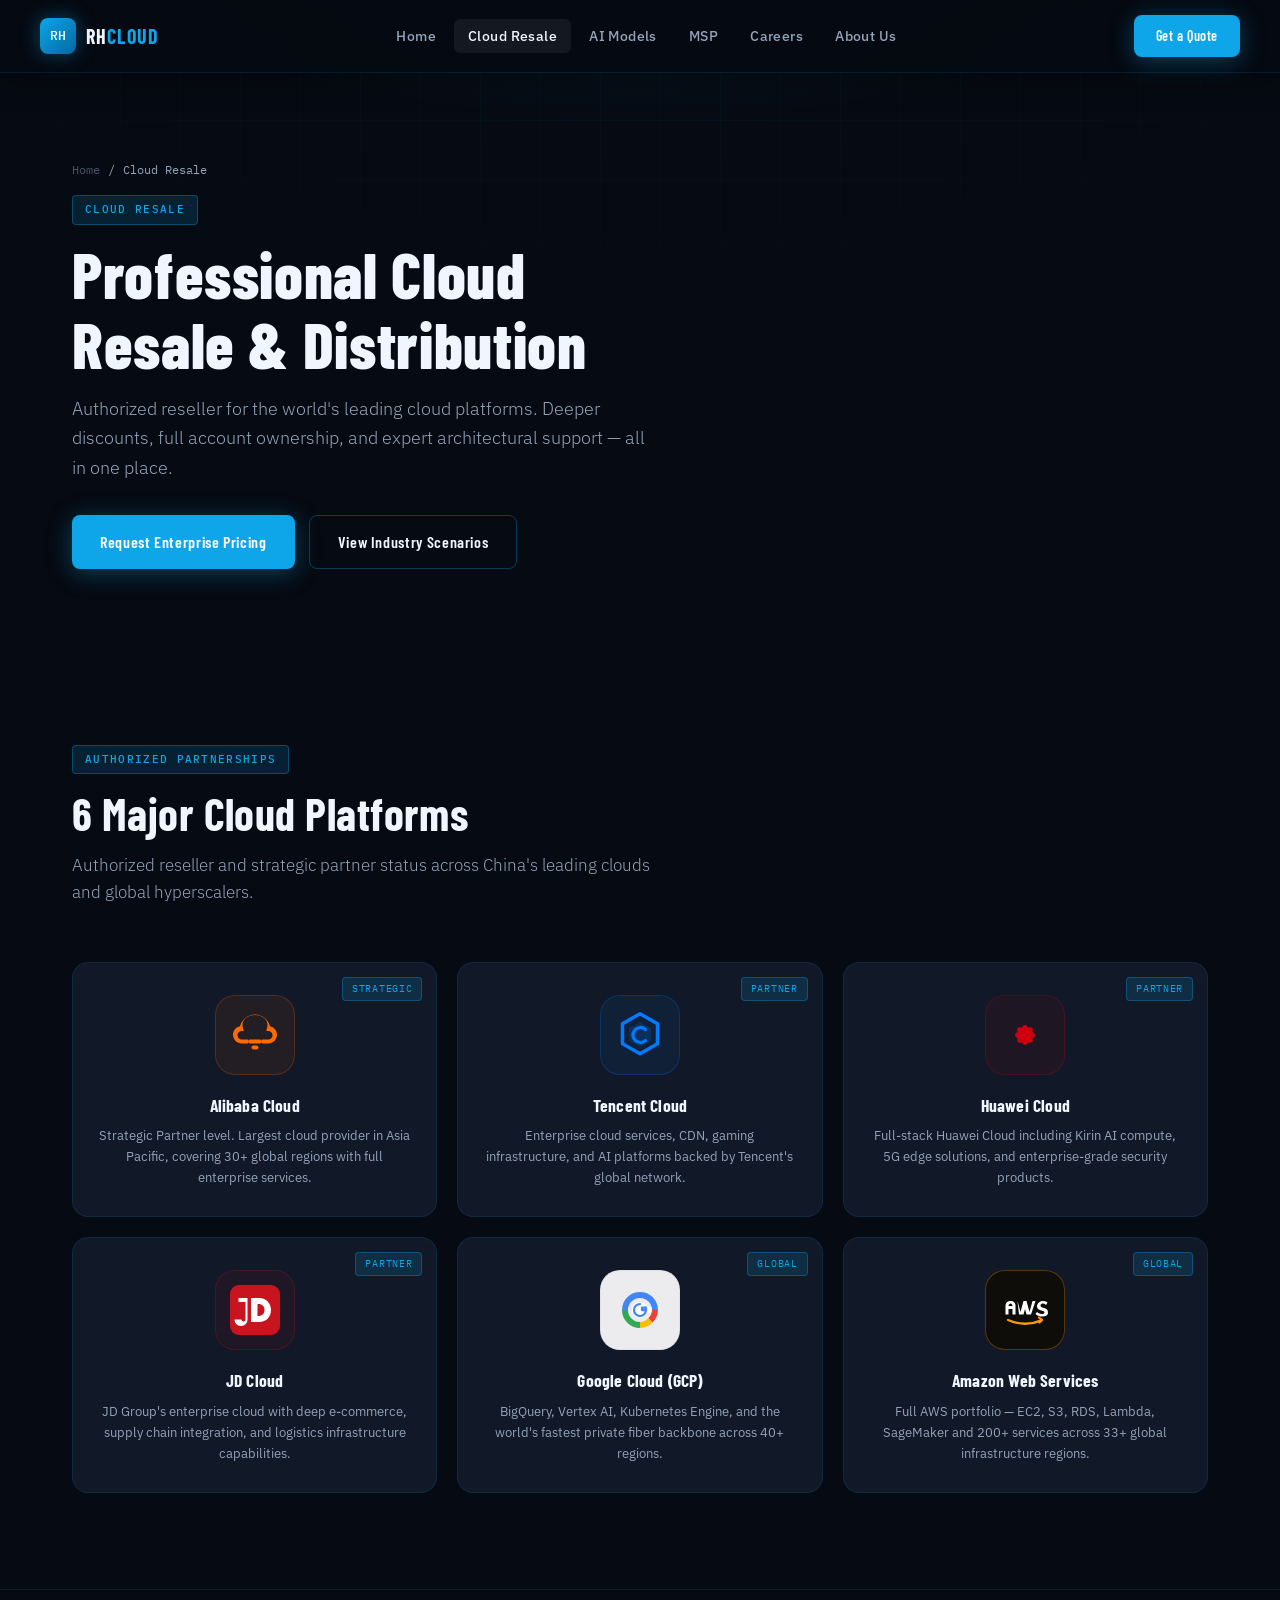
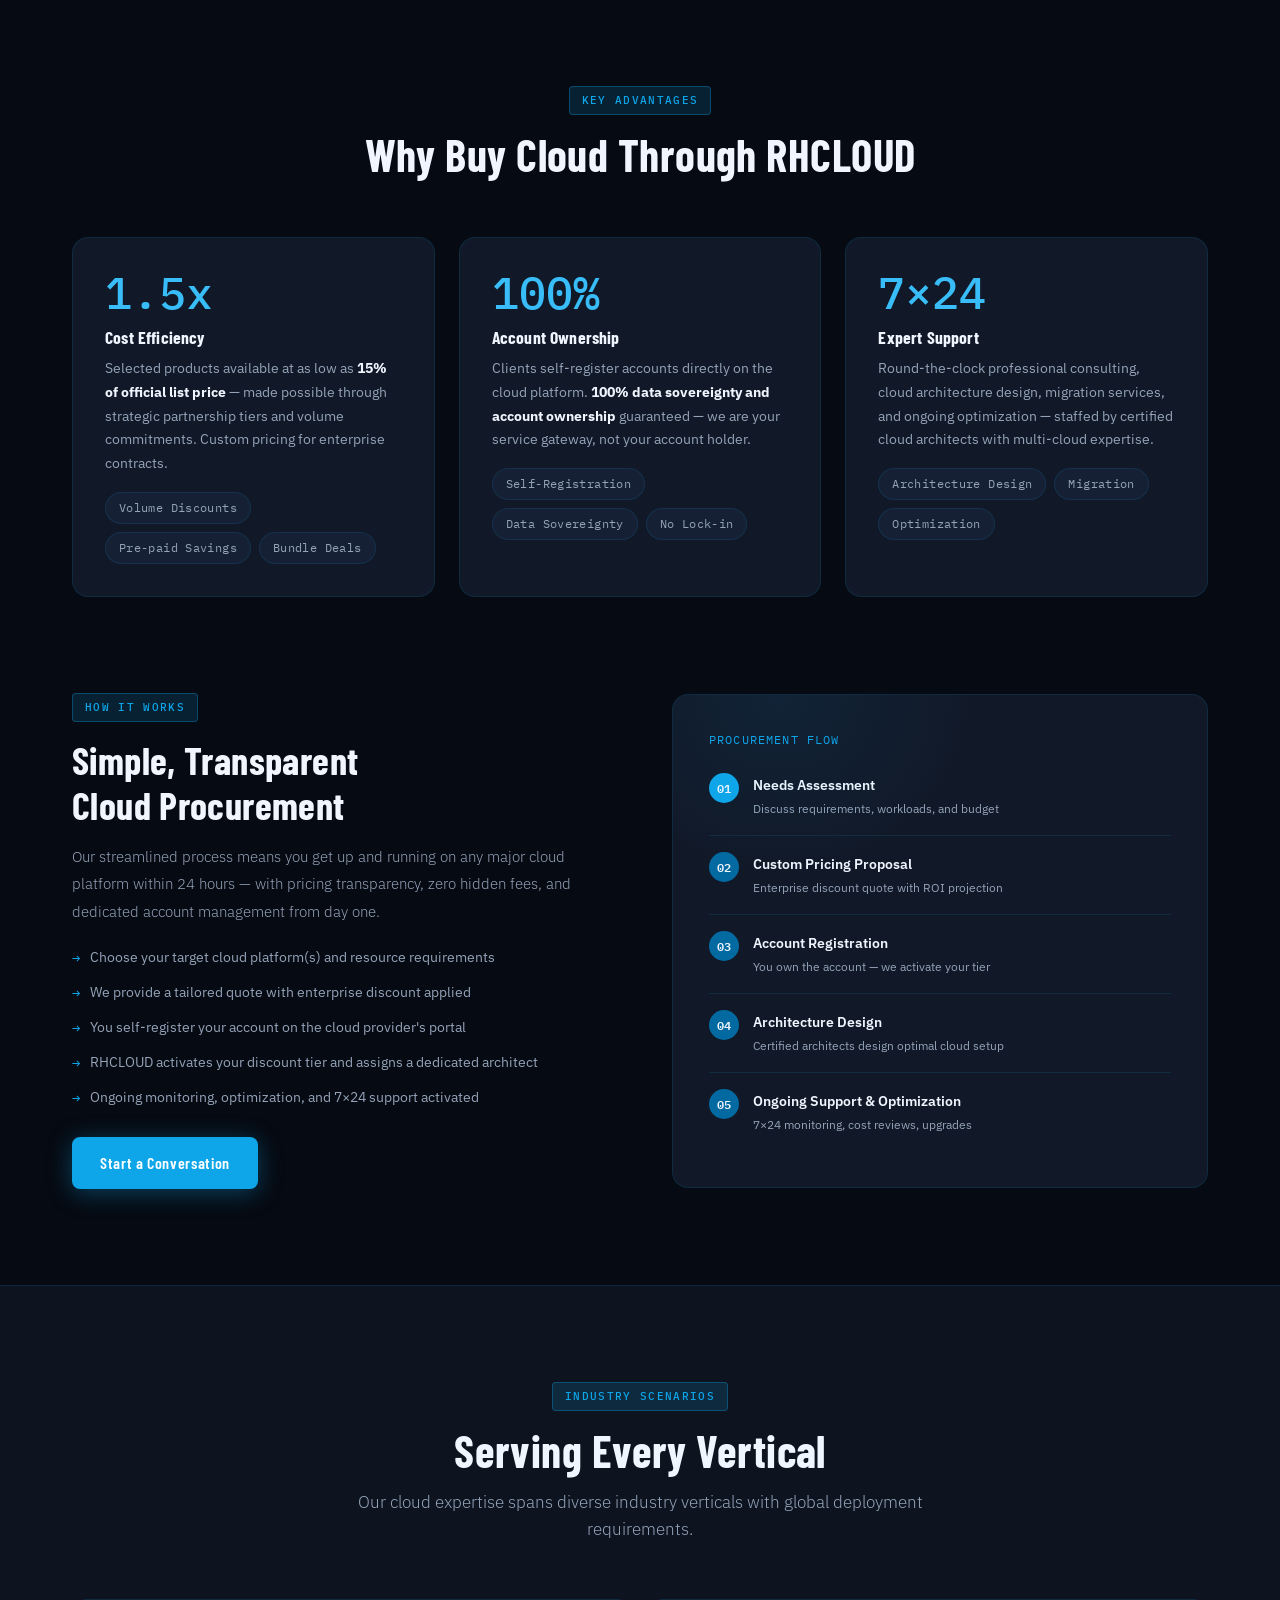
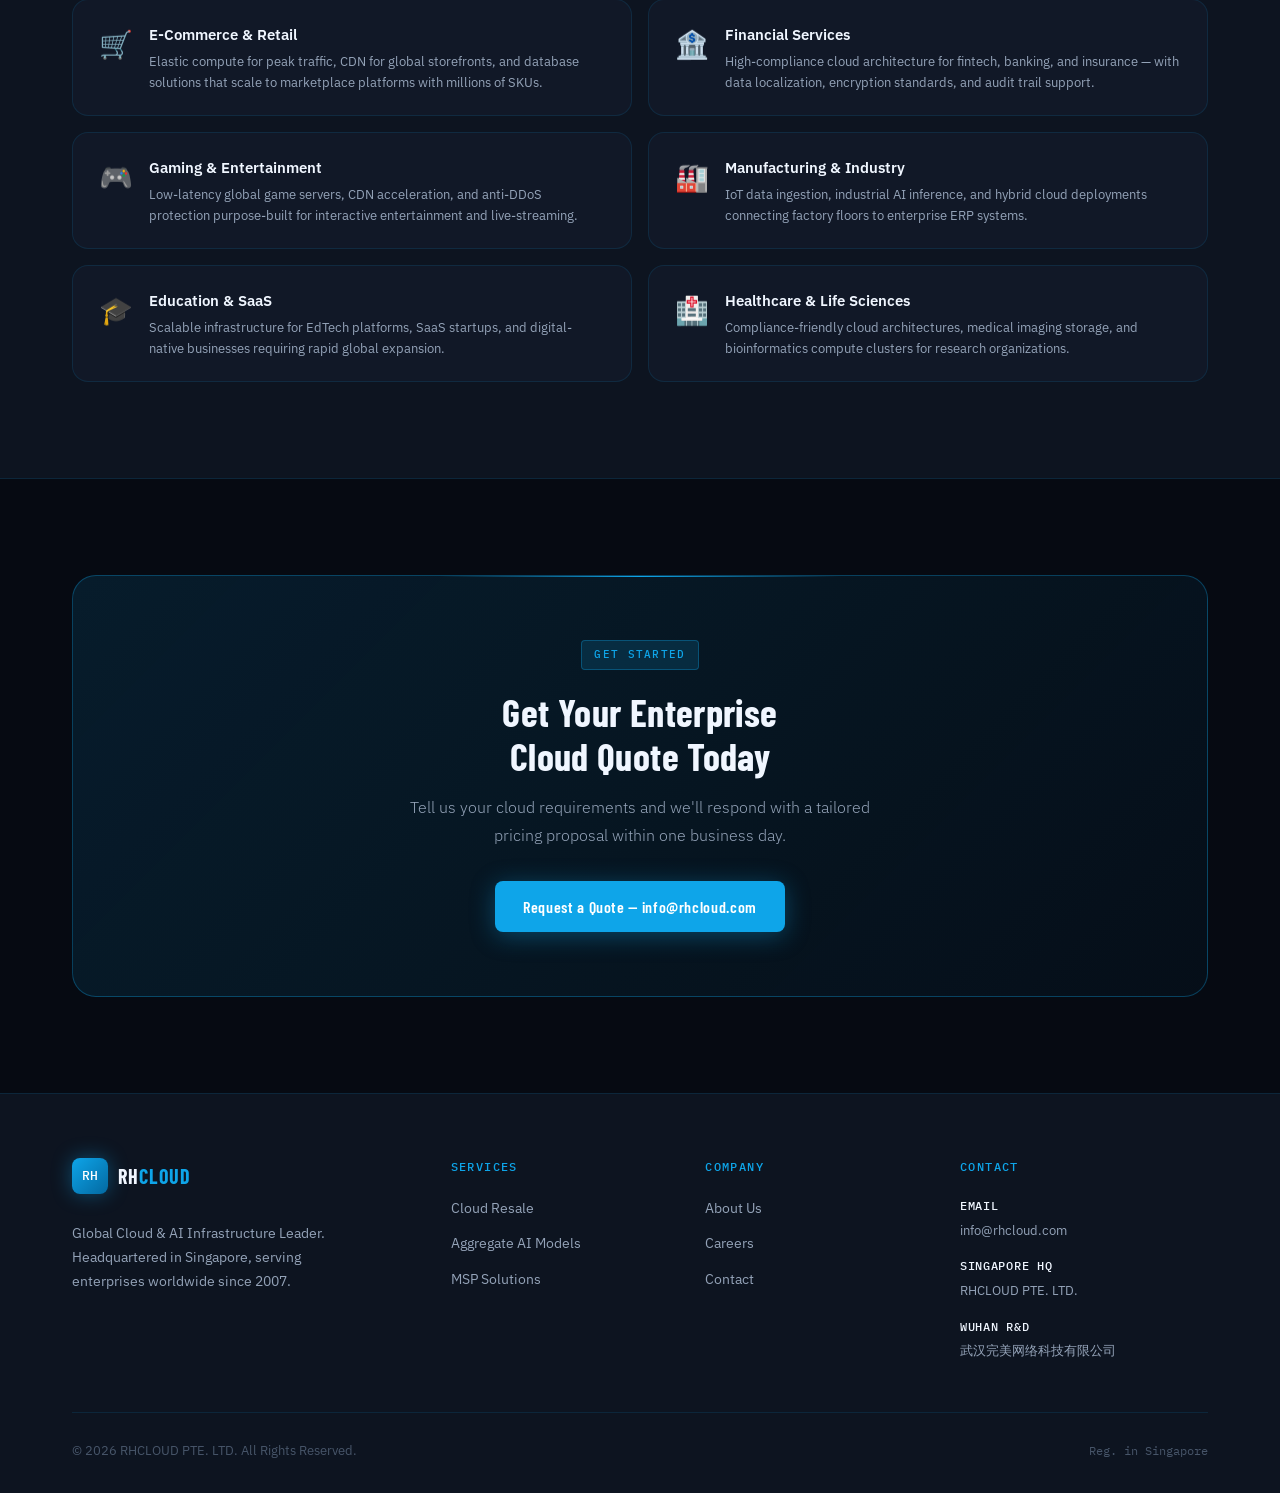
<file: cloud-resale.html>
<!DOCTYPE html>
<html lang="en">
<head>
  <meta charset="UTF-8">
  <meta name="viewport" content="width=device-width, initial-scale=1.0">
  <title>Cloud Resale — RHCLOUD PTE. LTD.</title>
  <meta name="description" content="Authorized cloud reseller for Alibaba Cloud, Tencent Cloud, Huawei Cloud, JD Cloud, Google Cloud, and AWS.">
  <link rel="preconnect" href="https://fonts.googleapis.com">
  <link rel="preconnect" href="https://fonts.gstatic.com" crossorigin>
  <link href="https://fonts.googleapis.com/css2?family=Barlow+Condensed:wght@300;400;600;700;800&family=IBM+Plex+Sans:wght@300;400;500;600&family=IBM+Plex+Mono:wght@400;500&display=swap" rel="stylesheet">
  <style>
    /* ── Reset & Variables ── */
    *, *::before, *::after { box-sizing: border-box; margin: 0; padding: 0; }
    html { scroll-behavior: smooth; font-size: 16px; }
    :root {
      --bg:         #060a12;
      --bg2:        #0d1420;
      --bgcard:     #111827;
      --bgcard2:    #162035;
      --accent:     #0ea5e9;
      --accentbr:   #38bdf8;
      --accentdim:  #0369a1;
      --accentgl:   rgba(14,165,233,0.15);
      --white:      #f0f6ff;
      --gl:         #94a3b8;
      --gm:         #475569;
      --border:     rgba(14,165,233,0.13);
      --borderst:   rgba(14,165,233,0.32);
      --r:          8px;
      --rl:         16px;
      --tr:         0.3s cubic-bezier(0.4,0,0.2,1);
      --fd:         'Barlow Condensed', sans-serif;
      --fb:         'IBM Plex Sans', sans-serif;
      --fm:         'IBM Plex Mono', monospace;
    }
    body {
      font-family: var(--fb); background: var(--bg); color: var(--white);
      line-height: 1.6; overflow-x: hidden; -webkit-font-smoothing: antialiased;
    }
    img { max-width: 100%; display: block; }
    a { color: inherit; text-decoration: none; }
    ul { list-style: none; }
    button { cursor: pointer; border: none; background: none; font: inherit; }

    /* ── Layout ── */
    .container { max-width: 1200px; margin: 0 auto; padding: 0 32px; }
    .section { padding: 96px 0; }

    /* ── Typography ── */
    h1,h2,h3,h4 { font-family: var(--fd); font-weight: 700; line-height: 1.15; letter-spacing: 0.01em; }

    /* ── Tag ── */
    .tag {
      display: inline-flex; align-items: center; gap: 6px;
      font-family: var(--fm); font-size: 11px; font-weight: 500;
      letter-spacing: 0.12em; text-transform: uppercase;
      color: var(--accent); background: var(--accentgl);
      border: 1px solid var(--borderst); padding: 5px 12px; border-radius: 4px;
    }

    /* ── Buttons ── */
    .btn {
      display: inline-flex; align-items: center; gap: 8px;
      padding: 13px 28px; border-radius: var(--r);
      font-family: var(--fd); font-size: 1rem; font-weight: 600;
      letter-spacing: 0.04em; transition: var(--tr); white-space: nowrap; cursor: pointer;
    }
    .btn-primary { background: var(--accent); color: #fff; box-shadow: 0 4px 24px rgba(14,165,233,0.35); }
    .btn-primary:hover { background: var(--accentbr); transform: translateY(-1px); box-shadow: 0 6px 32px rgba(56,189,248,0.5); }
    .btn-outline { border: 1px solid var(--borderst); color: var(--white); }
    .btn-outline:hover { border-color: var(--accent); color: var(--accent); background: var(--accentgl); }

    /* ── NAV ── */
    .nav {
      position: fixed; top: 0; left: 0; right: 0; z-index: 1000;
      padding: 0 32px;
      background: rgba(6,10,18,0.92); backdrop-filter: blur(20px);
      border-bottom: 1px solid var(--border);
      box-shadow: 0 4px 32px rgba(0,0,0,0.4);
    }
    .nav-inner {
      max-width: 1200px; margin: 0 auto;
      display: flex; align-items: center; justify-content: space-between;
      height: 72px;
    }
    .nav-logo { display: flex; align-items: center; gap: 10px; }
    .nav-logo-mark {
      width: 36px; height: 36px;
      background: linear-gradient(135deg, var(--accent), var(--accentdim));
      border-radius: 8px; display: flex; align-items: center; justify-content: center;
      font-family: var(--fm); font-size: 13px; font-weight: 500; color: #fff;
      box-shadow: 0 0 20px rgba(14,165,233,0.4); flex-shrink: 0;
    }
    .nav-logo-text { font-family: var(--fd); font-size: 1.25rem; font-weight: 700; letter-spacing: 0.05em; }
    .nav-logo-text span { color: var(--accent); }
    .nav-links { display: flex; align-items: center; gap: 4px; }
    .nav-links a {
      padding: 8px 14px; border-radius: 6px;
      font-size: 0.875rem; font-weight: 500; letter-spacing: 0.03em;
      color: var(--gl); transition: var(--tr);
    }
    .nav-links a:hover, .nav-links a.active { color: var(--white); background: rgba(255,255,255,0.06); }
    .nav-toggle { display: none; flex-direction: column; gap: 5px; padding: 8px; }
    .nav-toggle span { display: block; width: 24px; height: 2px; background: var(--white); border-radius: 2px; transition: var(--tr); }
    .mobile-nav {
      display: none; position: fixed; top: 72px; left: 0; right: 0;
      background: rgba(6,10,18,0.98); backdrop-filter: blur(20px);
      border-bottom: 1px solid var(--border); padding: 16px 24px 24px; z-index: 999;
    }
    .mobile-nav.open { display: block; }
    .mobile-nav a { display: block; padding: 12px 0; border-bottom: 1px solid var(--border); color: var(--gl); font-size: 1rem; transition: var(--tr); }
    .mobile-nav a:hover { color: var(--accent); }
    .mobile-nav .btn { margin-top: 16px; width: 100%; justify-content: center; }

    /* ── Page Hero ── */
    .page-hero {
      position: relative; padding: 160px 0 80px; overflow: hidden;
      background: radial-gradient(ellipse 70% 50% at 50% -10%, rgba(14,165,233,0.12) 0%, transparent 60%);
    }
    .page-hero::before {
      content: ''; position: absolute; inset: 0; z-index: 0;
      background-image:
        linear-gradient(rgba(14,165,233,0.04) 1px, transparent 1px),
        linear-gradient(90deg, rgba(14,165,233,0.04) 1px, transparent 1px);
      background-size: 60px 60px;
      mask-image: radial-gradient(ellipse 80% 60% at 50% 0%, black 30%, transparent 100%);
    }
    .page-hero > * { position: relative; z-index: 1; }
    .page-hero-title { font-size: clamp(2.4rem, 5vw, 4.5rem); font-weight: 800; line-height: 1.1; }
    .page-hero-sub { font-size: 1.1rem; color: var(--gl); margin-top: 14px; max-width: 580px; font-weight: 300; line-height: 1.7; }
    .breadcrumb {
      display: flex; align-items: center; gap: 8px; margin-bottom: 16px;
      font-family: var(--fm); font-size: 0.75rem; color: var(--gm);
    }
    .breadcrumb a { color: var(--gm); transition: var(--tr); }
    .breadcrumb a:hover { color: var(--accent); }
    .breadcrumb span { color: var(--gl); }

    /* ── Section headers ── */
    .section-header { margin-bottom: 56px; }
    .section-header.center { text-align: center; }
    .section-title { font-size: clamp(2rem, 3.5vw, 3rem); font-weight: 700; }
    .section-subtitle { font-size: 1.05rem; color: var(--gl); max-width: 600px; margin-top: 12px; font-weight: 300; }

    /* ── Animations ── */
    @keyframes fadeup { from { opacity:0; transform:translateY(24px); } to { opacity:1; transform:translateY(0); } }
    .animate-up { animation: fadeup 0.7s ease forwards; opacity: 0; }
    .d1 { animation-delay: 0.1s; } .d2 { animation-delay: 0.2s; }
    .d3 { animation-delay: 0.3s; } .d4 { animation-delay: 0.4s; }
    .reveal { opacity: 0; transform: translateY(32px); transition: opacity 0.6s ease, transform 0.6s ease; }
    .reveal.visible { opacity: 1; transform: translateY(0); }

    /* ── PARTNER CARDS ── */
    .partners-grid {
      display: grid; grid-template-columns: repeat(3, 1fr); gap: 20px;
    }
    .pcard {
      background: var(--bgcard); border: 1px solid var(--border);
      border-radius: var(--rl); padding: 32px 24px 28px;
      text-align: center; transition: var(--tr); position: relative;
      overflow: hidden; display: flex; flex-direction: column; align-items: center;
    }
    .pcard::after {
      content: ''; position: absolute; inset: 0;
      background: radial-gradient(ellipse 80% 55% at 50% 0%, var(--cglow, rgba(14,165,233,0.07)), transparent 70%);
      opacity: 0; transition: opacity 0.4s ease;
    }
    .pcard:hover { border-color: var(--cborder, var(--borderst)); transform: translateY(-5px); box-shadow: 0 16px 48px rgba(0,0,0,0.55); }
    .pcard:hover::after { opacity: 1; }

    /* Per-brand CSS vars */
    .p-ali   { --cborder:rgba(255,106,0,0.55);  --cglow:rgba(255,106,0,0.09);   --ibg:rgba(255,106,0,0.08);   --ibor:rgba(255,106,0,0.22);   --ibgh:rgba(255,106,0,0.15);   --igl:rgba(255,106,0,0.28); }
    .p-ten   { --cborder:rgba(0,122,255,0.55);  --cglow:rgba(0,122,255,0.09);   --ibg:rgba(0,122,255,0.08);   --ibor:rgba(0,122,255,0.22);   --ibgh:rgba(0,122,255,0.15);   --igl:rgba(0,122,255,0.28); }
    .p-hua   { --cborder:rgba(207,0,15,0.55);   --cglow:rgba(207,0,15,0.09);    --ibg:rgba(207,0,15,0.08);    --ibor:rgba(207,0,15,0.22);    --ibgh:rgba(207,0,15,0.15);    --igl:rgba(207,0,15,0.28); }
    .p-jd    { --cborder:rgba(200,20,30,0.55);  --cglow:rgba(200,20,30,0.09);   --ibg:rgba(200,20,30,0.08);   --ibor:rgba(200,20,30,0.22);   --ibgh:rgba(200,20,30,0.15);   --igl:rgba(200,20,30,0.28); }
    .p-gcp   { --cborder:rgba(66,133,244,0.55); --cglow:rgba(66,133,244,0.08);  --ibg:rgba(30,40,60,0.6);     --ibor:rgba(100,130,200,0.2);  --ibgh:rgba(30,40,70,0.9);     --igl:rgba(66,133,244,0.28); }
    .p-aws   { --cborder:rgba(255,153,0,0.55);  --cglow:rgba(255,153,0,0.08);   --ibg:rgba(30,25,10,0.7);     --ibor:rgba(255,153,0,0.22);   --ibgh:rgba(40,32,10,0.9);     --igl:rgba(255,153,0,0.28); }

    /* Logo icon box */
    .logo-box {
      width: 80px; height: 80px;
      background: var(--ibg); border: 1px solid var(--ibor);
      border-radius: 20px;
      display: flex; align-items: center; justify-content: center;
      margin-bottom: 20px; position: relative; z-index: 1;
      transition: var(--tr); flex-shrink: 0;
      padding: 14px;
    }
    .pcard:hover .logo-box {
      background: var(--ibgh);
      border-color: var(--cborder);
      box-shadow: 0 0 24px var(--igl), inset 0 1px 0 rgba(255,255,255,0.06);
    }
    .logo-box svg { width: 100%; height: 100%; display: block; }

    /* Badge */
    .pbadge {
      position: absolute; top: 14px; right: 14px; z-index: 3;
      background: var(--accentgl); border: 1px solid var(--borderst);
      color: var(--accent); font-family: var(--fm); font-size: 0.62rem;
      padding: 3px 9px; border-radius: 4px; letter-spacing: 0.07em; text-transform: uppercase;
    }
    .pcard h3 { font-size: 1.1rem; font-weight: 700; margin-bottom: 10px; position: relative; z-index: 1; }
    .pcard p  { font-size: 0.8rem; color: var(--gl); line-height: 1.65; position: relative; z-index: 1; }

    /* ── ADV CARDS ── */
    .adv-grid { display: grid; grid-template-columns: repeat(3,1fr); gap: 24px; }
    .adv-card { background: var(--bgcard); border: 1px solid var(--border); border-radius: var(--rl); padding: 32px; transition: var(--tr); }
    .adv-card:hover { border-color: var(--borderst); transform: translateY(-2px); box-shadow: 0 8px 32px rgba(0,0,0,0.4); }
    .adv-num { font-family: var(--fm); font-size: 2.8rem; font-weight: 500; color: var(--accentbr); line-height: 1; margin-bottom: 12px; }
    .adv-card h3 { font-size: 1.1rem; margin-bottom: 10px; }
    .adv-card p { font-size: 0.875rem; color: var(--gl); line-height: 1.7; }
    .pill-row { display: flex; flex-wrap: wrap; gap: 8px; margin-top: 16px; }
    .pill {
      padding: 5px 13px; border-radius: 100px; font-size: 0.78rem;
      font-family: var(--fm); background: var(--bgcard2); border: 1px solid var(--border);
      color: var(--gl); letter-spacing: 0.03em; transition: var(--tr);
    }
    .pill:hover { border-color: var(--accent); color: var(--accentbr); }

    /* ── FEATURE ROW ── */
    .feature-row { display: grid; grid-template-columns: 1fr 1fr; gap: 64px; align-items: center; }
    .feature-tag { margin-bottom: 16px; }
    .feature-title { font-size: clamp(1.8rem, 3vw, 2.5rem); margin-bottom: 16px; }
    .feature-body { color: var(--gl); font-weight: 300; margin-bottom: 20px; line-height: 1.8; font-size: 0.95rem; }
    .feature-list { display: flex; flex-direction: column; gap: 11px; }
    .feature-list li { display: flex; align-items: flex-start; gap: 10px; font-size: 0.9rem; color: var(--gl); }
    .feature-list li::before { content: '→'; color: var(--accent); flex-shrink: 0; font-family: var(--fm); margin-top: 1px; }
    .feature-visual {
      background: var(--bgcard); border: 1px solid var(--border); border-radius: var(--rl); padding: 36px; position: relative; overflow: hidden;
    }
    .feature-visual::before {
      content: ''; position: absolute; top:-40%; left:-20%; width:80%; height:80%;
      background: radial-gradient(ellipse, rgba(14,165,233,0.08) 0%, transparent 70%); pointer-events: none;
    }
    .mono-label { font-family: var(--fm); font-size: 0.72rem; color: var(--accent); letter-spacing: 0.1em; text-transform: uppercase; margin-bottom: 8px; display: block; }

    /* ── SCENARIO CARDS ── */
    .scenario-grid { display: grid; grid-template-columns: 1fr 1fr; gap: 16px; }
    .scard {
      background: var(--bgcard); border: 1px solid var(--border); border-radius: var(--rl);
      padding: 22px 26px; display: flex; align-items: flex-start; gap: 16px; transition: var(--tr);
    }
    .scard:hover { border-color: var(--borderst); background: var(--bgcard2); }
    .scard-icon { font-size: 1.7rem; flex-shrink: 0; }
    .scard-title { font-size: 0.95rem; font-weight: 600; margin-bottom: 5px; }
    .scard-text { font-size: 0.82rem; color: var(--gl); line-height: 1.6; }

    /* ── CTA ── */
    .cta-block {
      background: linear-gradient(135deg, rgba(14,165,233,0.12), rgba(14,165,233,0.03));
      border: 1px solid var(--borderst); border-radius: 24px; padding: 64px 48px;
      text-align: center; position: relative; overflow: hidden;
    }
    .cta-block::before {
      content: ''; position: absolute; top: 0; left: 50%; transform: translateX(-50%);
      width: 400px; height: 1px;
      background: linear-gradient(90deg, transparent, var(--accent), transparent);
    }

    /* ── DIVIDER / BG sections ── */
    .divider { border: none; border-top: 1px solid var(--border); margin: 0; }
    .bg2-section { background: var(--bg2); border-top: 1px solid var(--border); border-bottom: 1px solid var(--border); }

    /* ── FOOTER ── */
    footer { background: var(--bg2); border-top: 1px solid var(--border); padding: 64px 0 32px; }
    .footer-grid { display: grid; grid-template-columns: 1.6fr 1fr 1fr 1.2fr; gap: 48px; margin-bottom: 48px; }
    .footer-brand-desc { font-size: 0.875rem; color: var(--gl); margin-top: 16px; line-height: 1.7; max-width: 260px; }
    .footer-col-title { font-family: var(--fm); font-size: 0.72rem; font-weight: 500; letter-spacing: 0.12em; text-transform: uppercase; color: var(--accent); margin-bottom: 18px; }
    .footer-col ul { display: flex; flex-direction: column; gap: 10px; }
    .footer-col ul li a { font-size: 0.875rem; color: var(--gl); transition: var(--tr); }
    .footer-col ul li a:hover { color: var(--white); }
    .footer-contact p { font-size: 0.84rem; color: var(--gl); line-height: 1.9; }
    .footer-contact strong { color: var(--white); font-weight: 500; font-family: var(--fm); font-size: 0.72rem; letter-spacing: 0.06em; text-transform: uppercase; display: block; margin-top: 12px; margin-bottom: 1px; }
    .footer-bottom { display: flex; align-items: center; justify-content: space-between; padding-top: 28px; border-top: 1px solid var(--border); font-size: 0.8rem; color: var(--gm); flex-wrap: wrap; gap: 12px; }

    /* ── Step flow ── */
    .step-row { display: flex; gap: 14px; padding: 16px 0; border-bottom: 1px solid var(--border); }
    .step-row:last-child { border-bottom: none; }
    .step-num { width: 30px; height: 30px; border-radius: 50%; display: flex; align-items: center; justify-content: center; font-family: var(--fm); font-size: 0.72rem; font-weight: 600; flex-shrink: 0; }
    .step-title { font-weight: 600; font-size: 0.9rem; margin-bottom: 3px; }
    .step-sub { font-size: 0.78rem; color: var(--gl); }

    /* ── RESPONSIVE ── */
    @media (max-width: 1024px) {
      .footer-grid { grid-template-columns: 1fr 1fr; gap: 32px; }
    }
    @media (max-width: 768px) {
      .section { padding: 64px 0; }
      .container { padding: 0 20px; }
      .partners-grid { grid-template-columns: 1fr 1fr; }
      .adv-grid { grid-template-columns: 1fr; }
      .feature-row { grid-template-columns: 1fr; gap: 36px; }
      .scenario-grid { grid-template-columns: 1fr; }
      .cta-block { padding: 40px 24px; }
      .footer-grid { grid-template-columns: 1fr; gap: 28px; }
      .nav-links, .nav-cta { display: none; }
      .nav-toggle { display: flex; }
    }
    @media (max-width: 520px) {
      .partners-grid { grid-template-columns: 1fr; }
    }
  </style>
</head>
<body>

<!-- ══ NAV ══ -->
<nav class="nav" id="nav">
  <div class="nav-inner">
    <a href="index.html" class="nav-logo">
      <div class="nav-logo-mark">RH</div>
      <span class="nav-logo-text">RH<span>CLOUD</span></span>
    </a>
    <ul class="nav-links">
      <li><a href="index.html">Home</a></li>
      <li><a href="cloud-resale.html" class="active">Cloud Resale</a></li>
      <li><a href="ai-models.html">AI Models</a></li>
      <li><a href="msp.html">MSP</a></li>
      <li><a href="careers.html">Careers</a></li>
      <li><a href="about.html">About Us</a></li>
    </ul>
    <div class="nav-cta">
      <a href="mailto:info@rhcloud.com" class="btn btn-primary" style="padding:10px 22px;font-size:0.875rem;">Get a Quote</a>
    </div>
    <button class="nav-toggle" id="navToggle" aria-label="Menu">
      <span></span><span></span><span></span>
    </button>
  </div>
</nav>
<div class="mobile-nav" id="mobileNav">
  <a href="index.html">Home</a>
  <a href="cloud-resale.html">Cloud Resale</a>
  <a href="ai-models.html">AI Models</a>
  <a href="msp.html">MSP</a>
  <a href="careers.html">Careers</a>
  <a href="about.html">About Us</a>
  <a href="mailto:info@rhcloud.com" class="btn btn-primary">Get a Quote</a>
</div>


<!-- ══ PAGE HERO ══ -->
<div class="page-hero">
  <div class="container">
    <div class="breadcrumb animate-up">
      <a href="index.html">Home</a><span>/</span><span>Cloud Resale</span>
    </div>
    <span class="tag animate-up d1">Cloud Resale</span>
    <h1 class="page-hero-title animate-up d2" style="margin-top:14px;">
      Professional Cloud<br>Resale &amp; Distribution
    </h1>
    <p class="page-hero-sub animate-up d3">
      Authorized reseller for the world's leading cloud platforms. Deeper discounts, full account ownership, and expert architectural support — all in one place.
    </p>
    <div style="margin-top:32px;display:flex;gap:14px;flex-wrap:wrap;" class="animate-up d4">
      <a href="mailto:info@rhcloud.com" class="btn btn-primary">Request Enterprise Pricing</a>
      <a href="#scenarios" class="btn btn-outline">View Industry Scenarios</a>
    </div>
  </div>
</div>


<!-- ══ PARTNER CARDS ══ -->
<section class="section">
  <div class="container">
    <div class="section-header reveal">
      <span class="tag">Authorized Partnerships</span>
      <h2 class="section-title" style="margin-top:14px;">6 Major Cloud Platforms</h2>
      <p class="section-subtitle">Authorized reseller and strategic partner status across China's leading clouds and global hyperscalers.</p>
    </div>

    <div class="partners-grid">

      <!-- ① Alibaba Cloud -->
      <div class="pcard p-ali reveal">
        <span class="pbadge">Strategic</span>
        <div class="logo-box">
          <svg viewBox="0 0 200 200" fill="none" xmlns="http://www.w3.org/2000/svg">
            <!-- Alibaba Cloud official orange cloud symbol -->
            <path d="M100 18C71 18 47 38 40 65C24 68 12 82 12 99C12 118 28 134 47 134H72V118H47C37 118 30 111 30 101C30 91 37 84 47 84H55L53 76C51 71 50 65 50 59C50 36 73 20 100 20C127 20 150 36 150 59C150 65 149 71 147 76L145 84H153C163 84 170 91 170 101C170 111 163 118 153 118H128V134H153C172 134 188 118 188 99C188 82 176 68 160 65C153 38 129 18 100 18Z" fill="#FF6A00"/>
            <rect x="72" y="118" width="56" height="16" rx="8" fill="#FF6A00"/>
            <rect x="86" y="142" width="28" height="16" rx="8" fill="#FF6A00"/>
          </svg>
        </div>
        <h3>Alibaba Cloud</h3>
        <p>Strategic Partner level. Largest cloud provider in Asia Pacific, covering 30+ global regions with full enterprise services.</p>
      </div>

      <!-- ② Tencent Cloud -->
      <div class="pcard p-ten reveal" style="transition-delay:.08s">
        <span class="pbadge">Partner</span>
        <div class="logo-box">
          <svg viewBox="0 0 200 200" fill="none" xmlns="http://www.w3.org/2000/svg">
            <!-- Tencent Cloud — stylised pentagon/shield mark -->
            <path d="M100 15L170 55V135L100 175L30 135V55L100 15Z" stroke="#007AFF" stroke-width="14" fill="none" stroke-linejoin="round"/>
            <path d="M100 48L145 73V123L100 148L55 123V73L100 48Z" fill="#007AFF" opacity=".18"/>
            <!-- "C" arc inside -->
            <path d="M122 78A30 30 0 1 0 122 122" stroke="#007AFF" stroke-width="13" stroke-linecap="round" fill="none"/>
          </svg>
        </div>
        <h3>Tencent Cloud</h3>
        <p>Enterprise cloud services, CDN, gaming infrastructure, and AI platforms backed by Tencent's global network.</p>
      </div>

      <!-- ③ Huawei Cloud -->
      <div class="pcard p-hua reveal" style="transition-delay:.16s">
        <span class="pbadge">Partner</span>
        <div class="logo-box">
          <svg viewBox="0 0 200 200" fill="none" xmlns="http://www.w3.org/2000/svg">
            <!-- Huawei — 8-petal flower, brand red -->
            <g transform="translate(100,100)">
              <!-- 8 petals at 45° intervals, different opacities like the real logo -->
              <ellipse rx="18" ry="40" transform="rotate(0)"   fill="#CF000F" opacity="1"/>
              <ellipse rx="18" ry="40" transform="rotate(45)"  fill="#CF000F" opacity="0.85"/>
              <ellipse rx="18" ry="40" transform="rotate(90)"  fill="#CF000F" opacity="0.7"/>
              <ellipse rx="18" ry="40" transform="rotate(135)" fill="#CF000F" opacity="0.55"/>
              <ellipse rx="18" ry="40" transform="rotate(180)" fill="#CF000F" opacity="0.7"/>
              <ellipse rx="18" ry="40" transform="rotate(225)" fill="#CF000F" opacity="0.55"/>
              <ellipse rx="18" ry="40" transform="rotate(270)" fill="#CF000F" opacity="0.85"/>
              <ellipse rx="18" ry="40" transform="rotate(315)" fill="#CF000F" opacity="1"/>
              <circle r="20" fill="#CF000F"/>
            </g>
          </svg>
        </div>
        <h3>Huawei Cloud</h3>
        <p>Full-stack Huawei Cloud including Kirin AI compute, 5G edge solutions, and enterprise-grade security products.</p>
      </div>

      <!-- ④ JD Cloud -->
      <div class="pcard p-jd reveal" style="transition-delay:.08s">
        <span class="pbadge">Partner</span>
        <div class="logo-box">
          <svg viewBox="0 0 200 200" fill="none" xmlns="http://www.w3.org/2000/svg">
            <!-- JD Cloud — red background square, bold white JD -->
            <rect width="200" height="200" rx="36" fill="#C8141E"/>
            <!-- J letterform -->
            <path d="M34 52H70V138C70 152 60 164 44 164C28 164 18 152 18 138H46C46 142 50 146 54 146C58 146 62 142 62 138V68H34V52Z" fill="white"/>
            <!-- D letterform -->
            <path d="M84 52H118C144 52 164 72 164 100C164 128 144 148 118 148H84V52ZM112 124C130 124 138 114 138 100C138 86 130 76 112 76H110V124H112Z" fill="white"/>
          </svg>
        </div>
        <h3>JD Cloud</h3>
        <p>JD Group's enterprise cloud with deep e-commerce, supply chain integration, and logistics infrastructure capabilities.</p>
      </div>

      <!-- ⑤ Google Cloud -->
      <div class="pcard p-gcp reveal" style="transition-delay:.16s">
        <span class="pbadge">Global</span>
        <div class="logo-box" style="background:rgba(255,255,255,0.92);border-color:rgba(200,210,230,0.4);">
          <svg viewBox="0 0 200 200" fill="none" xmlns="http://www.w3.org/2000/svg">
            <!-- Google Cloud — accurate G + coloured arc segments -->
            <!-- Blue segment (largest, ~180°) -->
            <path d="M100 28 A72 72 0 0 1 172 100 L148 100 A48 48 0 0 0 100 52 Z" fill="#4285F4"/>
            <!-- Red segment -->
            <path d="M172 100 A72 72 0 0 1 150 150 L133 133 A48 48 0 0 0 148 100 Z" fill="#EA4335"/>
            <!-- Yellow segment -->
            <path d="M150 150 A72 72 0 0 1 100 172 L100 148 A48 48 0 0 0 133 133 Z" fill="#FBBC05"/>
            <!-- Green segment -->
            <path d="M100 172 A72 72 0 0 1 28 100 L52 100 A48 48 0 0 0 100 148 Z" fill="#34A853"/>
            <!-- Close back to start (top-left blue) -->
            <path d="M28 100 A72 72 0 0 1 100 28 L100 52 A48 48 0 0 0 52 100 Z" fill="#4285F4"/>
            <!-- White G cut-out -->
            <rect x="96" y="88" width="52" height="24" rx="12" fill="white"/>
            <circle cx="100" cy="100" r="32" fill="white"/>
            <!-- Inner G shape in blue -->
            <path d="M100 76 A24 24 0 1 0 124 100 L108 100 L108 90 L124 90 L124 100" stroke="#4285F4" stroke-width="9" stroke-linecap="round" stroke-linejoin="round" fill="none"/>
          </svg>
        </div>
        <h3>Google Cloud (GCP)</h3>
        <p>BigQuery, Vertex AI, Kubernetes Engine, and the world's fastest private fiber backbone across 40+ regions.</p>
      </div>

      <!-- ⑥ AWS -->
      <div class="pcard p-aws reveal" style="transition-delay:.24s">
        <span class="pbadge">Global</span>
        <div class="logo-box" style="background:rgba(15,12,5,0.85);border-color:rgba(255,153,0,0.3);">
          <svg viewBox="0 0 200 200" fill="none" xmlns="http://www.w3.org/2000/svg">
            <!-- AWS wordmark: "aws" in white + orange smile arrow -->
            <!-- a -->
            <path d="M22 118 L22 82 C22 72 30 64 42 64 C54 64 62 72 62 82 L62 118 L50 118 L50 96 L34 96 L34 118 Z M34 84 L50 84 C50 78 46 74 42 74 C38 74 34 78 34 84 Z" fill="white"/>
            <!-- w -->
            <path d="M70 64 L82 108 L94 64 L106 64 L118 108 L130 64 L142 64 L124 118 L106 118 L100 96 L94 118 L76 118 Z" fill="white"/>
            <!-- s -->
            <path d="M148 108 C148 108 156 116 168 116 C172 116 178 114 178 110 C178 106 174 104 166 102 C158 100 148 96 148 86 C148 74 158 64 172 64 C184 64 190 70 190 70 L184 80 C184 80 178 74 172 74 C168 74 162 76 162 82 C162 88 168 90 176 92 C184 94 192 98 192 110 C192 122 182 126 168 126 C152 126 142 116 142 116 Z" fill="white"/>
            <!-- Orange smile arrow -->
            <path d="M32 140 Q100 170 168 140" stroke="#FF9900" stroke-width="9" stroke-linecap="round" fill="none"/>
            <path d="M156 130 L168 140 L158 150" stroke="#FF9900" stroke-width="9" stroke-linecap="round" stroke-linejoin="round" fill="none"/>
          </svg>
        </div>
        <h3>Amazon Web Services</h3>
        <p>Full AWS portfolio — EC2, S3, RDS, Lambda, SageMaker and 200+ services across 33+ global infrastructure regions.</p>
      </div>

    </div><!-- /partners-grid -->
  </div>
</section>

<hr class="divider">

<!-- ══ KEY ADVANTAGES ══ -->
<section class="section">
  <div class="container">
    <div class="section-header center reveal">
      <span class="tag">Key Advantages</span>
      <h2 class="section-title" style="margin-top:14px;">Why Buy Cloud Through RHCLOUD</h2>
    </div>
    <div class="adv-grid">
      <div class="adv-card reveal">
        <div class="adv-num">1.5x</div>
        <h3>Cost Efficiency</h3>
        <p>Selected products available at as low as <strong style="color:var(--white);">15% of official list price</strong> — made possible through strategic partnership tiers and volume commitments. Custom pricing for enterprise contracts.</p>
        <div class="pill-row">
          <span class="pill">Volume Discounts</span>
          <span class="pill">Pre-paid Savings</span>
          <span class="pill">Bundle Deals</span>
        </div>
      </div>
      <div class="adv-card reveal" style="transition-delay:.12s">
        <div class="adv-num">100%</div>
        <h3>Account Ownership</h3>
        <p>Clients self-register accounts directly on the cloud platform. <strong style="color:var(--white);">100% data sovereignty and account ownership</strong> guaranteed — we are your service gateway, not your account holder.</p>
        <div class="pill-row">
          <span class="pill">Self-Registration</span>
          <span class="pill">Data Sovereignty</span>
          <span class="pill">No Lock-in</span>
        </div>
      </div>
      <div class="adv-card reveal" style="transition-delay:.24s">
        <div class="adv-num">7×24</div>
        <h3>Expert Support</h3>
        <p>Round-the-clock professional consulting, cloud architecture design, migration services, and ongoing optimization — staffed by certified cloud architects with multi-cloud expertise.</p>
        <div class="pill-row">
          <span class="pill">Architecture Design</span>
          <span class="pill">Migration</span>
          <span class="pill">Optimization</span>
        </div>
      </div>
    </div>
  </div>
</section>

<!-- ══ HOW IT WORKS ══ -->
<section class="section" style="padding-top:0;">
  <div class="container">
    <div class="feature-row reveal">
      <div>
        <span class="tag feature-tag">How It Works</span>
        <h2 class="feature-title">Simple, Transparent<br>Cloud Procurement</h2>
        <p class="feature-body">Our streamlined process means you get up and running on any major cloud platform within 24 hours — with pricing transparency, zero hidden fees, and dedicated account management from day one.</p>
        <ul class="feature-list">
          <li>Choose your target cloud platform(s) and resource requirements</li>
          <li>We provide a tailored quote with enterprise discount applied</li>
          <li>You self-register your account on the cloud provider's portal</li>
          <li>RHCLOUD activates your discount tier and assigns a dedicated architect</li>
          <li>Ongoing monitoring, optimization, and 7×24 support activated</li>
        </ul>
        <div style="margin-top:28px;">
          <a href="mailto:info@rhcloud.com" class="btn btn-primary">Start a Conversation</a>
        </div>
      </div>

      <div class="feature-visual reveal" style="transition-delay:.2s">
        <span class="mono-label">Procurement Flow</span>
        <div>
          <div class="step-row">
            <div class="step-num" style="background:var(--accent);">01</div>
            <div><div class="step-title">Needs Assessment</div><div class="step-sub">Discuss requirements, workloads, and budget</div></div>
          </div>
          <div class="step-row">
            <div class="step-num" style="background:var(--accentdim);">02</div>
            <div><div class="step-title">Custom Pricing Proposal</div><div class="step-sub">Enterprise discount quote with ROI projection</div></div>
          </div>
          <div class="step-row">
            <div class="step-num" style="background:var(--accentdim);">03</div>
            <div><div class="step-title">Account Registration</div><div class="step-sub">You own the account — we activate your tier</div></div>
          </div>
          <div class="step-row">
            <div class="step-num" style="background:var(--accentdim);">04</div>
            <div><div class="step-title">Architecture Design</div><div class="step-sub">Certified architects design optimal cloud setup</div></div>
          </div>
          <div class="step-row">
            <div class="step-num" style="background:var(--accentdim);">05</div>
            <div><div class="step-title">Ongoing Support &amp; Optimization</div><div class="step-sub">7×24 monitoring, cost reviews, upgrades</div></div>
          </div>
        </div>
      </div>
    </div>
  </div>
</section>

<!-- ══ SCENARIOS ══ -->
<section class="section bg2-section" id="scenarios">
  <div class="container">
    <div class="section-header center reveal">
      <span class="tag">Industry Scenarios</span>
      <h2 class="section-title" style="margin-top:14px;">Serving Every Vertical</h2>
      <p class="section-subtitle" style="margin:12px auto 0;">Our cloud expertise spans diverse industry verticals with global deployment requirements.</p>
    </div>
    <div class="scenario-grid">
      <div class="scard reveal"><span class="scard-icon">🛒</span><div><div class="scard-title">E-Commerce &amp; Retail</div><p class="scard-text">Elastic compute for peak traffic, CDN for global storefronts, and database solutions that scale to marketplace platforms with millions of SKUs.</p></div></div>
      <div class="scard reveal" style="transition-delay:.08s"><span class="scard-icon">🏦</span><div><div class="scard-title">Financial Services</div><p class="scard-text">High-compliance cloud architecture for fintech, banking, and insurance — with data localization, encryption standards, and audit trail support.</p></div></div>
      <div class="scard reveal" style="transition-delay:.16s"><span class="scard-icon">🎮</span><div><div class="scard-title">Gaming &amp; Entertainment</div><p class="scard-text">Low-latency global game servers, CDN acceleration, and anti-DDoS protection purpose-built for interactive entertainment and live-streaming.</p></div></div>
      <div class="scard reveal" style="transition-delay:.24s"><span class="scard-icon">🏭</span><div><div class="scard-title">Manufacturing &amp; Industry</div><p class="scard-text">IoT data ingestion, industrial AI inference, and hybrid cloud deployments connecting factory floors to enterprise ERP systems.</p></div></div>
      <div class="scard reveal" style="transition-delay:.08s"><span class="scard-icon">🎓</span><div><div class="scard-title">Education &amp; SaaS</div><p class="scard-text">Scalable infrastructure for EdTech platforms, SaaS startups, and digital-native businesses requiring rapid global expansion.</p></div></div>
      <div class="scard reveal" style="transition-delay:.16s"><span class="scard-icon">🏥</span><div><div class="scard-title">Healthcare &amp; Life Sciences</div><p class="scard-text">Compliance-friendly cloud architectures, medical imaging storage, and bioinformatics compute clusters for research organizations.</p></div></div>
    </div>
  </div>
</section>

<!-- ══ CTA ══ -->
<section class="section">
  <div class="container">
    <div class="cta-block reveal">
      <span class="tag" style="margin-bottom:20px;">Get Started</span>
      <h2 style="font-size:clamp(1.8rem,3vw,2.8rem);font-family:var(--fd);font-weight:700;margin-bottom:16px;">Get Your Enterprise<br>Cloud Quote Today</h2>
      <p style="color:var(--gl);max-width:480px;margin:0 auto 32px;font-weight:300;line-height:1.7;">Tell us your cloud requirements and we'll respond with a tailored pricing proposal within one business day.</p>
      <a href="mailto:info@rhcloud.com" class="btn btn-primary">Request a Quote — info@rhcloud.com</a>
    </div>
  </div>
</section>

<!-- ══ FOOTER ══ -->
<footer>
  <div class="container">
    <div class="footer-grid">
      <div>
        <a href="index.html" class="nav-logo" style="margin-bottom:12px;display:inline-flex;">
          <div class="nav-logo-mark">RH</div>
          <span class="nav-logo-text">RH<span>CLOUD</span></span>
        </a>
        <p class="footer-brand-desc">Global Cloud &amp; AI Infrastructure Leader. Headquartered in Singapore, serving enterprises worldwide since 2007.</p>
      </div>
      <div class="footer-col">
        <div class="footer-col-title">Services</div>
        <ul>
          <li><a href="cloud-resale.html">Cloud Resale</a></li>
          <li><a href="ai-models.html">Aggregate AI Models</a></li>
          <li><a href="msp.html">MSP Solutions</a></li>
        </ul>
      </div>
      <div class="footer-col">
        <div class="footer-col-title">Company</div>
        <ul>
          <li><a href="about.html">About Us</a></li>
          <li><a href="careers.html">Careers</a></li>
          <li><a href="mailto:info@rhcloud.com">Contact</a></li>
        </ul>
      </div>
      <div class="footer-col footer-contact">
        <div class="footer-col-title">Contact</div>
        <p>
          <strong>Email</strong>info@rhcloud.com
          <strong>Singapore HQ</strong>RHCLOUD PTE. LTD.
          <strong>Wuhan R&amp;D</strong>武汉完美网络科技有限公司
        </p>
      </div>
    </div>
    <div class="footer-bottom">
      <span>© 2026 RHCLOUD PTE. LTD. All Rights Reserved.</span>
      <span style="font-family:var(--fm);font-size:0.72rem;">Reg. in Singapore</span>
    </div>
  </div>
</footer>

<script>
  // Nav toggle
  const nav = document.getElementById('nav');
  const toggle = document.getElementById('navToggle');
  const mobileNav = document.getElementById('mobileNav');

  toggle.addEventListener('click', () => {
    mobileNav.classList.toggle('open');
    const spans = toggle.querySelectorAll('span');
    if (mobileNav.classList.contains('open')) {
      spans[0].style.transform = 'rotate(45deg) translate(5px,5px)';
      spans[1].style.opacity = '0';
      spans[2].style.transform = 'rotate(-45deg) translate(5px,-5px)';
    } else {
      spans.forEach(s => { s.style.transform=''; s.style.opacity=''; });
    }
  });

  // Scroll reveal
  const observer = new IntersectionObserver(entries => {
    entries.forEach(e => { if (e.isIntersecting) e.target.classList.add('visible'); });
  }, { threshold: 0.1, rootMargin: '0px 0px -40px 0px' });
  document.querySelectorAll('.reveal').forEach(el => observer.observe(el));
</script>
</body>
</html>
</file>
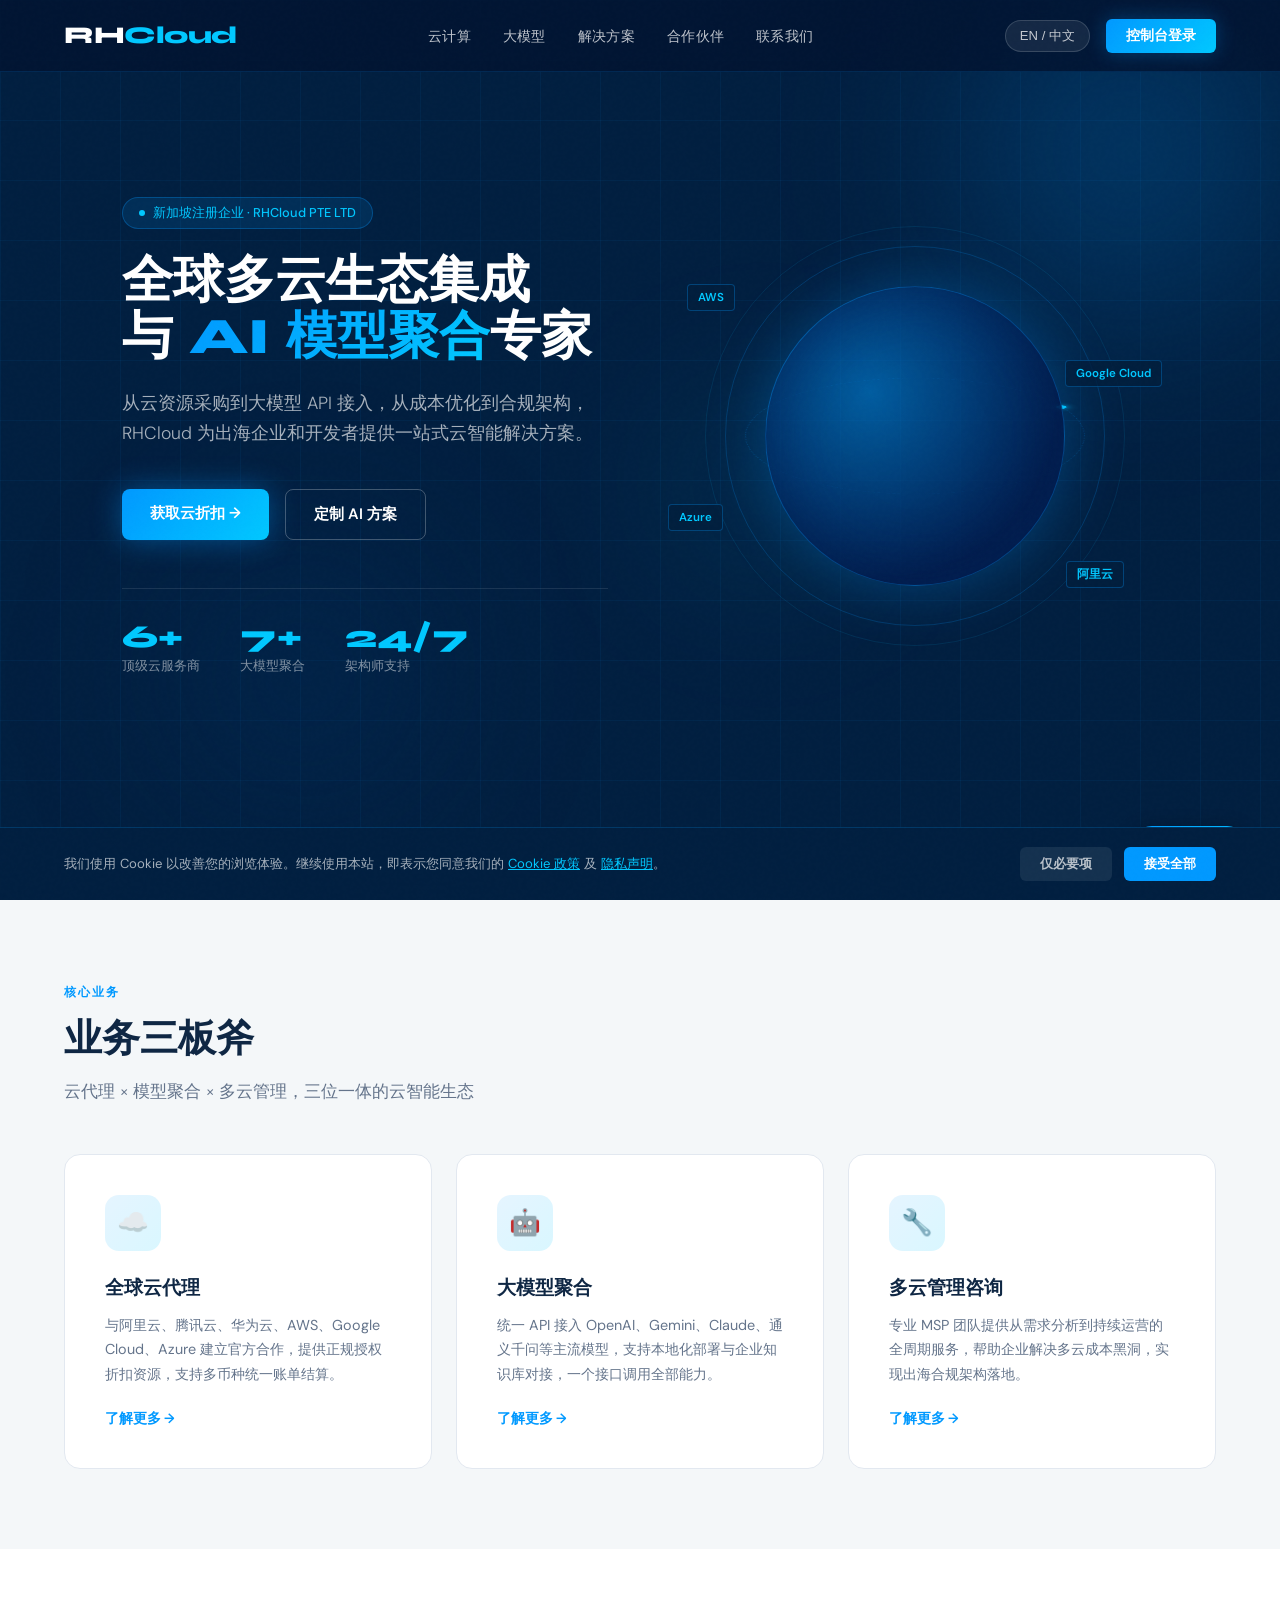
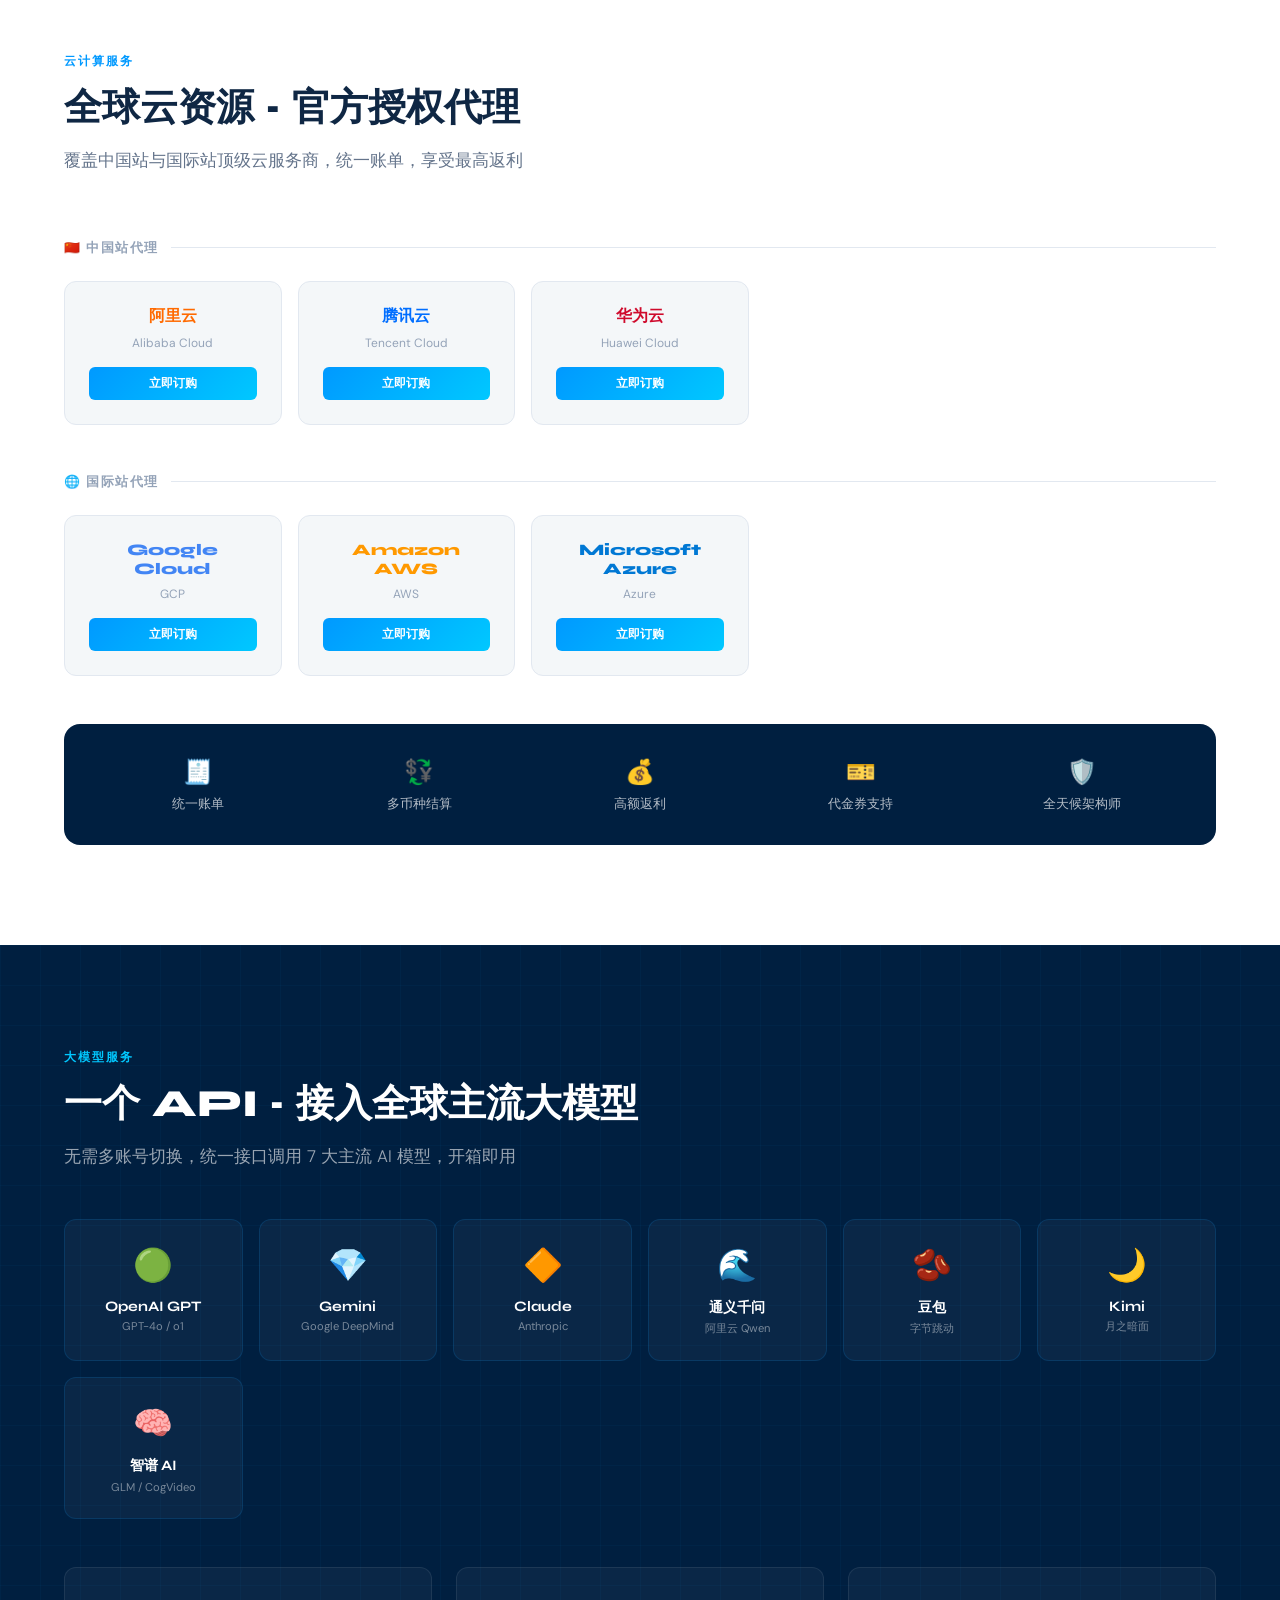
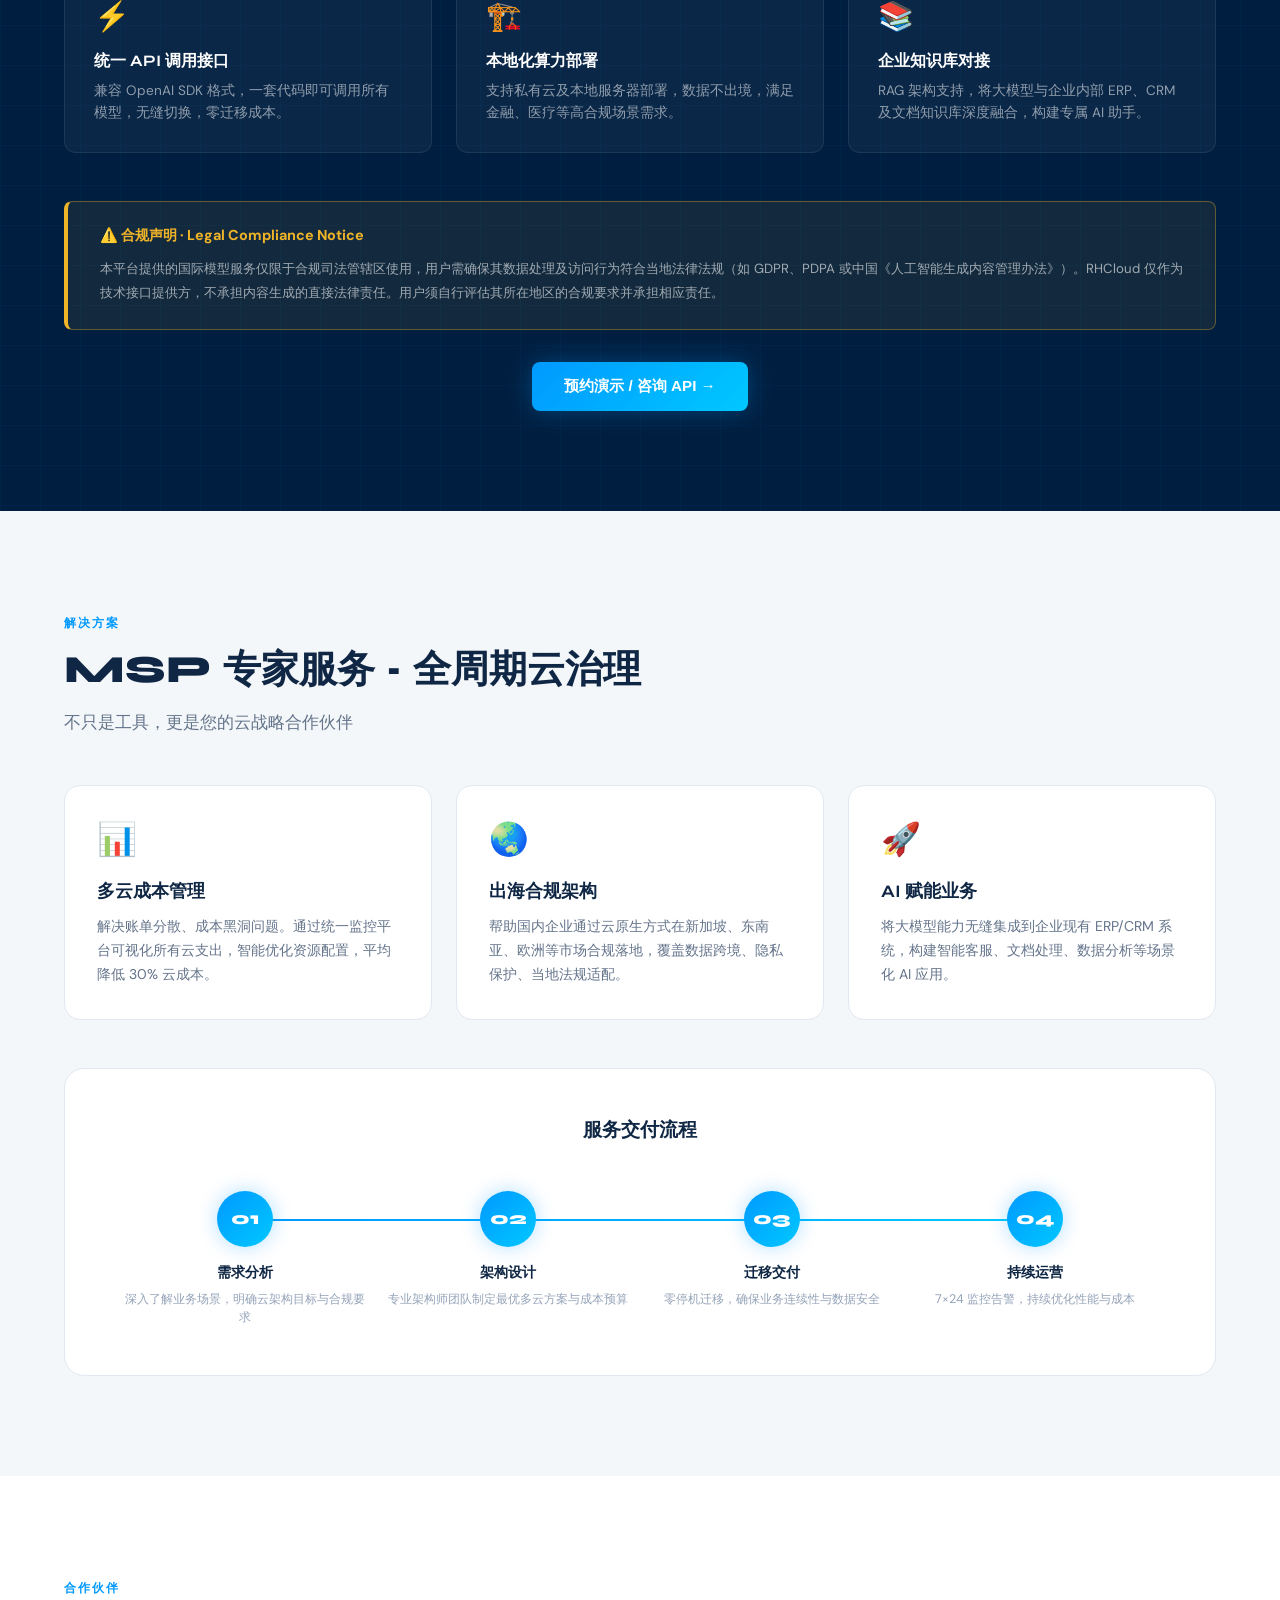
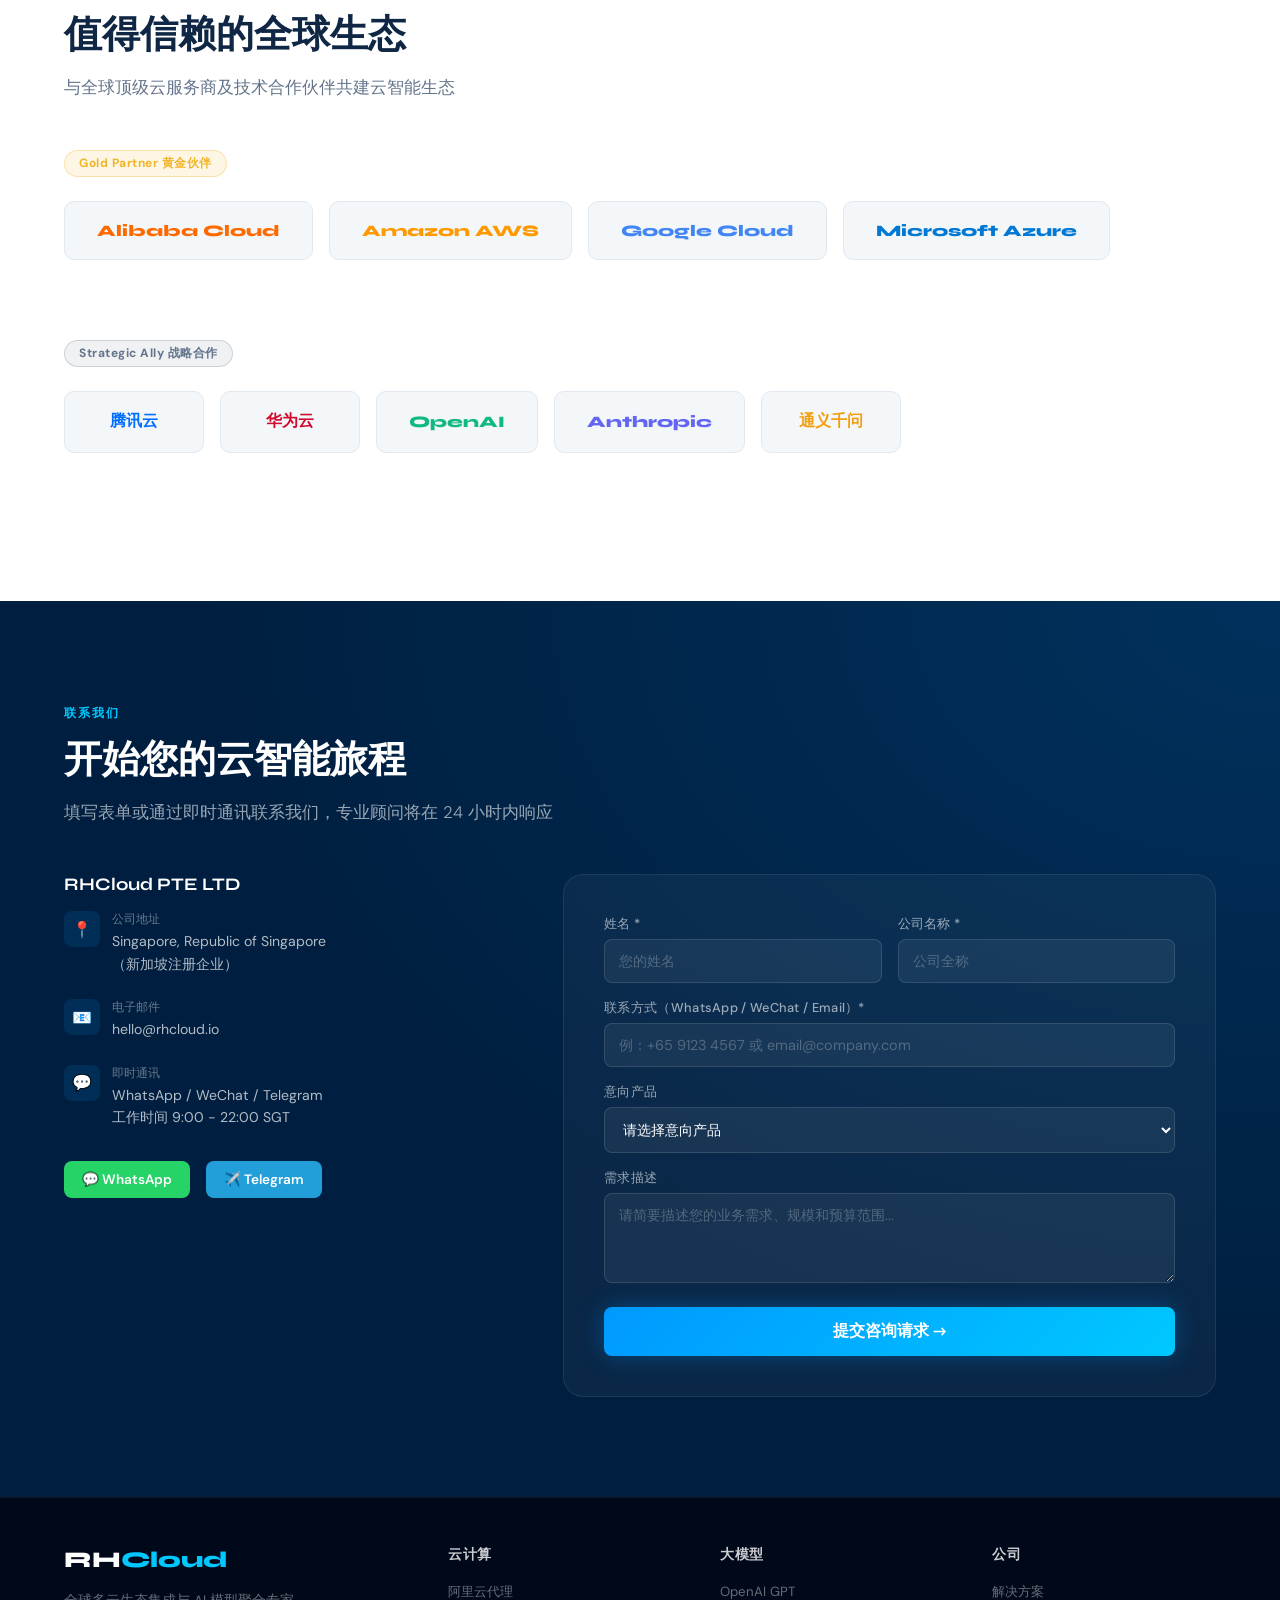
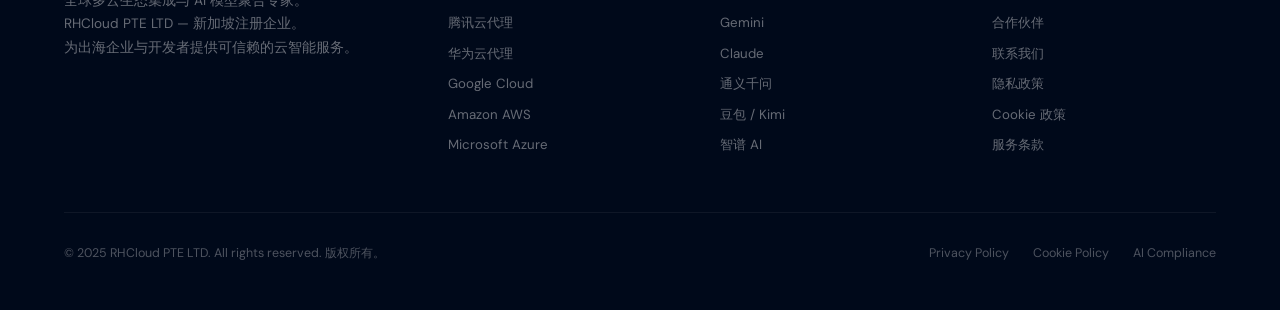
<file: cn.html>
<!DOCTYPE html>
<html lang="zh-CN">
<head>
<meta charset="UTF-8">
<meta name="viewport" content="width=device-width, initial-scale=1.0">
<title>RHCloud — 全球多云生态集成与 AI 模型聚合专家</title>
<meta name="description" content="RHCloud PTE LTD — 全球云资源分销商、大模型API聚合平台、多云治理MSP专家。Cloud Agency Singapore, 大模型API聚合, 多云管理服务商。">
<meta name="keywords" content="Cloud Agency Singapore, 大模型API聚合, 多云管理服务商, RHCloud, 云计算, AI模型">
<link rel="preconnect" href="https://fonts.googleapis.com">
<link href="https://fonts.googleapis.com/css2?family=Syne:wght@400;600;700;800&family=DM+Sans:ital,wght@0,300;0,400;0,500;1,300&display=swap" rel="stylesheet">
<style>
:root {
  --navy: #003366;
  --navy-deep: #001f40;
  --navy-mid: #004d99;
  --accent: #0099ff;
  --accent-bright: #00c8ff;
  --white: #ffffff;
  --gray-light: #F4F7F9;
  --gray-mid: #e2e8f0;
  --gray-text: #94a3b8;
  --text-dark: #0f2744;
  --gold: #f0b429;
  --green: #10b981;
  --font-display: 'Syne', sans-serif;
  --font-body: 'DM Sans', sans-serif;
}

*, *::before, *::after { box-sizing: border-box; margin: 0; padding: 0; }

html { scroll-behavior: smooth; }

body {
  font-family: var(--font-body);
  background: var(--white);
  color: var(--text-dark);
  overflow-x: hidden;
}

/* ── NOISE TEXTURE OVERLAY ── */
body::before {
  content: '';
  position: fixed;
  inset: 0;
  background-image: url("data:image/svg+xml,%3Csvg viewBox='0 0 256 256' xmlns='http://www.w3.org/2000/svg'%3E%3Cfilter id='noise'%3E%3CfeTurbulence type='fractalNoise' baseFrequency='0.9' numOctaves='4' stitchTiles='stitch'/%3E%3C/filter%3E%3Crect width='100%25' height='100%25' filter='url(%23noise)' opacity='0.03'/%3E%3C/svg%3E");
  pointer-events: none;
  z-index: 9999;
  opacity: 0.4;
}

/* ── NAV ── */
nav {
  position: fixed;
  top: 0; left: 0; right: 0;
  z-index: 1000;
  padding: 0 5%;
  height: 72px;
  display: flex;
  align-items: center;
  justify-content: space-between;
  background: rgba(0,20,50,0.85);
  backdrop-filter: blur(16px);
  border-bottom: 1px solid rgba(0,153,255,0.15);
  transition: all 0.3s;
}

.nav-logo {
  font-family: var(--font-display);
  font-size: 1.5rem;
  font-weight: 800;
  color: var(--white);
  letter-spacing: -0.5px;
  text-decoration: none;
}

.nav-logo span { color: var(--accent-bright); }

.nav-links {
  display: flex;
  gap: 2rem;
  list-style: none;
}

.nav-links a {
  color: rgba(255,255,255,0.75);
  text-decoration: none;
  font-size: 0.9rem;
  font-weight: 500;
  letter-spacing: 0.3px;
  transition: color 0.2s;
}

.nav-links a:hover { color: var(--accent-bright); }

.nav-actions {
  display: flex;
  align-items: center;
  gap: 1rem;
}

.lang-switch {
  background: rgba(255,255,255,0.08);
  border: 1px solid rgba(255,255,255,0.15);
  color: rgba(255,255,255,0.75);
  padding: 6px 14px;
  border-radius: 20px;
  font-size: 0.82rem;
  cursor: pointer;
  transition: all 0.2s;
}
.lang-switch:hover { background: rgba(0,153,255,0.2); border-color: var(--accent); color: white; }

.btn-console {
  background: linear-gradient(135deg, var(--accent), var(--accent-bright));
  color: white;
  padding: 8px 20px;
  border-radius: 6px;
  text-decoration: none;
  font-size: 0.85rem;
  font-weight: 600;
  transition: all 0.2s;
  box-shadow: 0 0 20px rgba(0,153,255,0.3);
}
.btn-console:hover { transform: translateY(-1px); box-shadow: 0 0 30px rgba(0,153,255,0.5); }

.hamburger { display: none; flex-direction: column; gap: 5px; cursor: pointer; }
.hamburger span { width: 24px; height: 2px; background: white; border-radius: 2px; transition: all 0.3s; }

/* ── HERO ── */
#home {
  min-height: 100vh;
  background: var(--navy-deep);
  display: flex;
  align-items: center;
  position: relative;
  overflow: hidden;
  padding-top: 72px;
}

.hero-bg {
  position: absolute;
  inset: 0;
  overflow: hidden;
}

/* animated grid */
.grid-lines {
  position: absolute;
  inset: 0;
  background-image:
    linear-gradient(rgba(0,153,255,0.06) 1px, transparent 1px),
    linear-gradient(90deg, rgba(0,153,255,0.06) 1px, transparent 1px);
  background-size: 60px 60px;
  animation: gridDrift 20s linear infinite;
}

@keyframes gridDrift {
  from { transform: translate(0, 0); }
  to { transform: translate(60px, 60px); }
}

/* orbs */
.orb {
  position: absolute;
  border-radius: 50%;
  filter: blur(80px);
  animation: orbFloat 8s ease-in-out infinite;
}
.orb-1 {
  width: 500px; height: 500px;
  background: radial-gradient(circle, rgba(0,153,255,0.25), transparent 70%);
  top: -100px; right: -100px;
}
.orb-2 {
  width: 350px; height: 350px;
  background: radial-gradient(circle, rgba(0,51,102,0.4), transparent 70%);
  bottom: 50px; left: 10%;
  animation-delay: -3s;
}
.orb-3 {
  width: 250px; height: 250px;
  background: radial-gradient(circle, rgba(0,200,255,0.15), transparent 70%);
  top: 40%; left: 50%;
  animation-delay: -5s;
}

@keyframes orbFloat {
  0%, 100% { transform: translate(0, 0) scale(1); }
  33% { transform: translate(20px, -15px) scale(1.05); }
  66% { transform: translate(-10px, 10px) scale(0.95); }
}

/* Neural nodes */
.neural-canvas {
  position: absolute;
  inset: 0;
  opacity: 0.35;
}

.hero-content {
  position: relative;
  z-index: 10;
  max-width: 1200px;
  margin: 0 auto;
  padding: 0 5%;
  display: grid;
  grid-template-columns: 1fr 1fr;
  gap: 4rem;
  align-items: center;
}

.hero-badge {
  display: inline-flex;
  align-items: center;
  gap: 8px;
  background: rgba(0,153,255,0.12);
  border: 1px solid rgba(0,153,255,0.3);
  padding: 6px 16px;
  border-radius: 20px;
  font-size: 0.8rem;
  color: var(--accent-bright);
  font-weight: 500;
  margin-bottom: 1.5rem;
  animation: fadeInUp 0.6s ease both;
}

.badge-dot {
  width: 6px; height: 6px;
  background: var(--accent-bright);
  border-radius: 50%;
  animation: pulse 2s ease infinite;
}

@keyframes pulse {
  0%, 100% { opacity: 1; transform: scale(1); }
  50% { opacity: 0.5; transform: scale(1.5); }
}

.hero-title {
  font-family: var(--font-display);
  font-size: clamp(2.2rem, 4vw, 3.6rem);
  font-weight: 800;
  line-height: 1.1;
  color: var(--white);
  margin-bottom: 1.5rem;
  animation: fadeInUp 0.6s ease 0.1s both;
}

.hero-title .highlight {
  background: linear-gradient(135deg, var(--accent), var(--accent-bright));
  -webkit-background-clip: text;
  -webkit-text-fill-color: transparent;
  background-clip: text;
}

.hero-sub {
  font-size: 1.1rem;
  color: rgba(255,255,255,0.65);
  line-height: 1.7;
  margin-bottom: 2.5rem;
  font-weight: 300;
  animation: fadeInUp 0.6s ease 0.2s both;
}

.hero-ctas {
  display: flex;
  gap: 1rem;
  flex-wrap: wrap;
  animation: fadeInUp 0.6s ease 0.3s both;
}

.btn-primary {
  background: linear-gradient(135deg, var(--accent), var(--accent-bright));
  color: white;
  padding: 14px 28px;
  border-radius: 8px;
  font-size: 0.95rem;
  font-weight: 600;
  text-decoration: none;
  cursor: pointer;
  border: none;
  transition: all 0.25s;
  box-shadow: 0 0 30px rgba(0,153,255,0.4);
}
.btn-primary:hover { transform: translateY(-2px); box-shadow: 0 8px 40px rgba(0,153,255,0.55); }

.btn-secondary {
  background: transparent;
  color: white;
  padding: 14px 28px;
  border-radius: 8px;
  font-size: 0.95rem;
  font-weight: 600;
  text-decoration: none;
  cursor: pointer;
  border: 1px solid rgba(255,255,255,0.25);
  transition: all 0.25s;
}
.btn-secondary:hover { background: rgba(255,255,255,0.08); border-color: rgba(255,255,255,0.5); }

.hero-stats {
  display: flex;
  gap: 2.5rem;
  margin-top: 3rem;
  padding-top: 2rem;
  border-top: 1px solid rgba(255,255,255,0.1);
  animation: fadeInUp 0.6s ease 0.4s both;
}

.stat-item { }
.stat-num {
  font-family: var(--font-display);
  font-size: 2rem;
  font-weight: 800;
  color: var(--accent-bright);
  line-height: 1;
}
.stat-label {
  font-size: 0.8rem;
  color: rgba(255,255,255,0.5);
  margin-top: 4px;
}

/* 3D cloud visual */
.hero-visual {
  display: flex;
  justify-content: center;
  align-items: center;
  animation: fadeInRight 0.8s ease 0.3s both;
}

@keyframes fadeInRight {
  from { opacity: 0; transform: translateX(30px); }
  to { opacity: 1; transform: translateX(0); }
}

.cloud-sphere {
  width: 380px;
  height: 380px;
  position: relative;
}

.sphere-core {
  position: absolute;
  inset: 40px;
  border-radius: 50%;
  background: radial-gradient(circle at 35% 35%, rgba(0,153,255,0.5), rgba(0,30,80,0.9) 70%);
  border: 1px solid rgba(0,153,255,0.3);
  box-shadow:
    0 0 60px rgba(0,153,255,0.3),
    inset 0 0 60px rgba(0,30,80,0.5);
  animation: spherePulse 4s ease-in-out infinite;
}

@keyframes spherePulse {
  0%, 100% { box-shadow: 0 0 60px rgba(0,153,255,0.3), inset 0 0 60px rgba(0,30,80,0.5); }
  50% { box-shadow: 0 0 100px rgba(0,153,255,0.5), inset 0 0 80px rgba(0,30,80,0.5); }
}

.orbit {
  position: absolute;
  inset: 0;
  border: 1px solid rgba(0,153,255,0.2);
  border-radius: 50%;
  animation: orbitSpin 10s linear infinite;
}
.orbit:nth-child(2) { inset: 20px; border-style: dashed; animation-duration: 15s; animation-direction: reverse; }
.orbit:nth-child(3) { inset: -20px; border-color: rgba(0,200,255,0.1); animation-duration: 20s; }

@keyframes orbitSpin {
  from { transform: rotateX(70deg) rotateZ(0deg); }
  to { transform: rotateX(70deg) rotateZ(360deg); }
}

.orbit-dot {
  position: absolute;
  width: 10px;
  height: 10px;
  background: var(--accent-bright);
  border-radius: 50%;
  top: -5px;
  left: 50%;
  transform: translateX(-50%);
  box-shadow: 0 0 10px var(--accent-bright);
}

.tech-tags {
  position: absolute;
  font-size: 0.72rem;
  font-weight: 600;
  color: var(--accent-bright);
  background: rgba(0,30,60,0.8);
  border: 1px solid rgba(0,153,255,0.3);
  padding: 5px 10px;
  border-radius: 4px;
  white-space: nowrap;
}
.tag-aws { top: 10%; left: -10%; }
.tag-gcp { top: 30%; right: -15%; }
.tag-azure { bottom: 25%; left: -15%; }
.tag-ali { bottom: 10%; right: -5%; }

@keyframes fadeInUp {
  from { opacity: 0; transform: translateY(20px); }
  to { opacity: 1; transform: translateY(0); }
}

/* ── SECTION COMMON ── */
section { padding: 100px 5%; }

.section-max { max-width: 1200px; margin: 0 auto; }

.section-label {
  display: inline-block;
  font-size: 0.75rem;
  font-weight: 700;
  letter-spacing: 2px;
  text-transform: uppercase;
  color: var(--accent);
  margin-bottom: 1rem;
}

.section-title {
  font-family: var(--font-display);
  font-size: clamp(1.8rem, 3vw, 2.8rem);
  font-weight: 800;
  color: var(--text-dark);
  line-height: 1.15;
  margin-bottom: 1rem;
}

.section-sub {
  font-size: 1.05rem;
  color: #64748b;
  line-height: 1.7;
  max-width: 560px;
  font-weight: 300;
}

/* ── BUSINESS CARDS (三板斧) ── */
#services {
  background: var(--gray-light);
  padding: 80px 5%;
}

.cards-grid {
  display: grid;
  grid-template-columns: repeat(3, 1fr);
  gap: 1.5rem;
  margin-top: 3rem;
}

.service-card {
  background: white;
  border-radius: 16px;
  padding: 2.5rem;
  position: relative;
  overflow: hidden;
  border: 1px solid var(--gray-mid);
  transition: all 0.3s;
  cursor: default;
}
.service-card::before {
  content: '';
  position: absolute;
  top: 0; left: 0; right: 0;
  height: 3px;
  background: linear-gradient(90deg, var(--accent), var(--accent-bright));
  transform: scaleX(0);
  transform-origin: left;
  transition: transform 0.3s;
}
.service-card:hover { transform: translateY(-6px); box-shadow: 0 20px 50px rgba(0,51,102,0.12); }
.service-card:hover::before { transform: scaleX(1); }

.card-icon {
  width: 56px;
  height: 56px;
  background: linear-gradient(135deg, rgba(0,153,255,0.1), rgba(0,200,255,0.15));
  border-radius: 14px;
  display: flex;
  align-items: center;
  justify-content: center;
  margin-bottom: 1.5rem;
  font-size: 1.6rem;
}

.card-title {
  font-family: var(--font-display);
  font-size: 1.2rem;
  font-weight: 700;
  color: var(--text-dark);
  margin-bottom: 0.75rem;
}

.card-desc {
  font-size: 0.9rem;
  color: #64748b;
  line-height: 1.7;
}

.card-link {
  display: inline-flex;
  align-items: center;
  gap: 6px;
  margin-top: 1.5rem;
  font-size: 0.85rem;
  font-weight: 600;
  color: var(--accent);
  text-decoration: none;
  transition: gap 0.2s;
}
.card-link:hover { gap: 10px; }

/* ── CLOUD PAGE ── */
#cloud {
  background: white;
}

.cloud-header { margin-bottom: 4rem; }

.vendor-section { margin-bottom: 3rem; }

.vendor-section-label {
  font-size: 0.8rem;
  font-weight: 700;
  letter-spacing: 1.5px;
  text-transform: uppercase;
  color: #94a3b8;
  margin-bottom: 1.5rem;
  display: flex;
  align-items: center;
  gap: 12px;
}
.vendor-section-label::after {
  content: '';
  flex: 1;
  height: 1px;
  background: var(--gray-mid);
}

.vendor-grid {
  display: grid;
  grid-template-columns: repeat(auto-fill, minmax(180px, 1fr));
  gap: 1rem;
}

.vendor-card {
  background: var(--gray-light);
  border: 1px solid var(--gray-mid);
  border-radius: 12px;
  padding: 1.5rem;
  text-align: center;
  transition: all 0.25s;
  cursor: pointer;
}
.vendor-card:hover {
  background: white;
  border-color: var(--accent);
  box-shadow: 0 8px 25px rgba(0,153,255,0.12);
  transform: translateY(-3px);
}

.vendor-logo {
  font-family: var(--font-display);
  font-size: 1rem;
  font-weight: 800;
  color: var(--text-dark);
  margin-bottom: 0.5rem;
}

.vendor-logo.ali { color: #FF6A00; }
.vendor-logo.tencent { color: #006EFF; }
.vendor-logo.huawei { color: #cf0a2c; }
.vendor-logo.google { color: #4285F4; }
.vendor-logo.aws { color: #FF9900; }
.vendor-logo.azure { color: #0078D4; }

.vendor-sub {
  font-size: 0.75rem;
  color: #94a3b8;
  margin-bottom: 1rem;
}

.btn-order {
  background: linear-gradient(135deg, var(--accent), var(--accent-bright));
  color: white;
  border: none;
  padding: 8px 16px;
  border-radius: 6px;
  font-size: 0.78rem;
  font-weight: 600;
  cursor: pointer;
  width: 100%;
  transition: all 0.2s;
}
.btn-order:hover { box-shadow: 0 4px 15px rgba(0,153,255,0.4); }

.features-strip {
  display: grid;
  grid-template-columns: repeat(5, 1fr);
  gap: 1rem;
  margin-top: 3rem;
  padding: 2rem;
  background: var(--navy-deep);
  border-radius: 16px;
}

.feature-item {
  text-align: center;
  color: white;
}

.feature-icon { font-size: 1.5rem; margin-bottom: 0.5rem; }
.feature-label { font-size: 0.8rem; color: rgba(255,255,255,0.7); }

/* ── MODELS PAGE ── */
#models {
  background: var(--navy-deep);
  position: relative;
  overflow: hidden;
}

#models::before {
  content: '';
  position: absolute;
  inset: 0;
  background-image:
    linear-gradient(rgba(0,153,255,0.04) 1px, transparent 1px),
    linear-gradient(90deg, rgba(0,153,255,0.04) 1px, transparent 1px);
  background-size: 40px 40px;
}

#models .section-title { color: white; }
#models .section-sub { color: rgba(255,255,255,0.6); }
#models .section-label { color: var(--accent-bright); }

.models-grid {
  display: grid;
  grid-template-columns: repeat(auto-fill, minmax(160px, 1fr));
  gap: 1rem;
  margin: 3rem 0;
}

.model-card {
  background: rgba(255,255,255,0.04);
  border: 1px solid rgba(0,153,255,0.15);
  border-radius: 12px;
  padding: 1.5rem 1rem;
  text-align: center;
  transition: all 0.25s;
  cursor: pointer;
  position: relative;
  overflow: hidden;
}
.model-card::before {
  content: '';
  position: absolute;
  inset: 0;
  background: linear-gradient(135deg, rgba(0,153,255,0.05), transparent);
  opacity: 0;
  transition: opacity 0.3s;
}
.model-card:hover {
  border-color: rgba(0,153,255,0.5);
  background: rgba(0,153,255,0.08);
  transform: translateY(-3px);
}
.model-card:hover::before { opacity: 1; }

.model-logo { font-size: 2rem; margin-bottom: 0.75rem; }
.model-name { font-family: var(--font-display); font-size: 0.9rem; font-weight: 700; color: white; margin-bottom: 0.3rem; }
.model-type { font-size: 0.7rem; color: rgba(255,255,255,0.45); }

.model-features {
  display: grid;
  grid-template-columns: repeat(3, 1fr);
  gap: 1.5rem;
  margin: 3rem 0;
}

.mf-item {
  background: rgba(255,255,255,0.04);
  border: 1px solid rgba(255,255,255,0.08);
  border-radius: 12px;
  padding: 1.8rem;
}

.mf-icon { font-size: 1.8rem; margin-bottom: 1rem; }
.mf-title { font-family: var(--font-display); font-weight: 700; color: white; margin-bottom: 0.5rem; }
.mf-desc { font-size: 0.85rem; color: rgba(255,255,255,0.55); line-height: 1.6; }

/* compliance box */
.compliance-box {
  background: rgba(240,180,41,0.08);
  border: 1px solid rgba(240,180,41,0.35);
  border-left: 4px solid var(--gold);
  border-radius: 8px;
  padding: 1.5rem 2rem;
  margin: 2rem 0;
}

.compliance-title {
  font-weight: 700;
  color: var(--gold);
  margin-bottom: 0.75rem;
  font-size: 0.9rem;
  display: flex;
  align-items: center;
  gap: 8px;
}

.compliance-text {
  font-size: 0.83rem;
  color: rgba(255,255,255,0.6);
  line-height: 1.8;
}

.btn-model {
  background: linear-gradient(135deg, var(--accent), var(--accent-bright));
  color: white;
  border: none;
  padding: 14px 32px;
  border-radius: 8px;
  font-size: 0.95rem;
  font-weight: 600;
  cursor: pointer;
  transition: all 0.25s;
  box-shadow: 0 0 25px rgba(0,153,255,0.3);
}
.btn-model:hover { transform: translateY(-2px); box-shadow: 0 8px 30px rgba(0,153,255,0.5); }

/* ── SOLUTIONS PAGE ── */
#solutions {
  background: var(--gray-light);
}

.solutions-grid {
  display: grid;
  grid-template-columns: repeat(3, 1fr);
  gap: 1.5rem;
  margin: 3rem 0;
}

.sol-card {
  background: white;
  border-radius: 16px;
  padding: 2rem;
  border: 1px solid var(--gray-mid);
  transition: all 0.3s;
}
.sol-card:hover {
  border-color: var(--accent);
  box-shadow: 0 12px 40px rgba(0,51,102,0.1);
  transform: translateY(-4px);
}

.sol-icon { font-size: 2rem; margin-bottom: 1.2rem; }
.sol-title { font-family: var(--font-display); font-size: 1.1rem; font-weight: 700; color: var(--text-dark); margin-bottom: 0.75rem; }
.sol-desc { font-size: 0.88rem; color: #64748b; line-height: 1.7; }

/* process flow */
.process-flow {
  background: white;
  border-radius: 20px;
  padding: 3rem;
  margin-top: 3rem;
  border: 1px solid var(--gray-mid);
}

.process-title {
  font-family: var(--font-display);
  font-size: 1.2rem;
  font-weight: 700;
  text-align: center;
  margin-bottom: 3rem;
  color: var(--text-dark);
}

.process-steps {
  display: grid;
  grid-template-columns: repeat(4, 1fr);
  gap: 0;
  position: relative;
}

.process-steps::before {
  content: '';
  position: absolute;
  top: 28px;
  left: 12.5%;
  right: 12.5%;
  height: 2px;
  background: linear-gradient(90deg, var(--accent), var(--accent-bright));
}

.process-step {
  text-align: center;
  position: relative;
  padding-top: 0;
}

.step-num {
  width: 56px;
  height: 56px;
  background: linear-gradient(135deg, var(--accent), var(--accent-bright));
  border-radius: 50%;
  display: flex;
  align-items: center;
  justify-content: center;
  margin: 0 auto 1rem;
  font-family: var(--font-display);
  font-size: 1.1rem;
  font-weight: 800;
  color: white;
  position: relative;
  z-index: 1;
  box-shadow: 0 0 20px rgba(0,153,255,0.3);
}

.step-label {
  font-family: var(--font-display);
  font-size: 0.9rem;
  font-weight: 700;
  color: var(--text-dark);
  margin-bottom: 0.5rem;
}
.step-desc { font-size: 0.78rem; color: #94a3b8; line-height: 1.5; padding: 0 0.5rem; }

/* ── PARTNERS ── */
#partners {
  background: white;
}

.partners-tiers { margin-top: 3rem; }

.tier-label {
  display: inline-flex;
  align-items: center;
  gap: 8px;
  margin-bottom: 1.5rem;
}

.tier-badge {
  padding: 4px 14px;
  border-radius: 20px;
  font-size: 0.75rem;
  font-weight: 700;
  letter-spacing: 0.5px;
}
.tier-gold { background: rgba(240,180,41,0.12); color: var(--gold); border: 1px solid rgba(240,180,41,0.3); }
.tier-silver { background: rgba(100,116,139,0.1); color: #64748b; border: 1px solid rgba(100,116,139,0.25); }

.partner-logos {
  display: flex;
  flex-wrap: wrap;
  gap: 1rem;
  margin-bottom: 3rem;
}

.partner-logo-box {
  background: var(--gray-light);
  border: 1px solid var(--gray-mid);
  border-radius: 10px;
  padding: 1.2rem 2rem;
  display: flex;
  align-items: center;
  justify-content: center;
  min-width: 140px;
  transition: all 0.2s;
  cursor: default;
}
.partner-logo-box:hover { border-color: var(--accent); background: white; }

.partner-logo-text {
  font-family: var(--font-display);
  font-size: 1rem;
  font-weight: 800;
  color: var(--text-dark);
}

/* ── CONTACT ── */
#contact {
  background: var(--navy-deep);
  position: relative;
  overflow: hidden;
}

#contact::before {
  content: '';
  position: absolute;
  inset: 0;
  background: radial-gradient(ellipse at top right, rgba(0,153,255,0.15), transparent 60%);
}

#contact .section-title { color: white; }
#contact .section-sub { color: rgba(255,255,255,0.6); }
#contact .section-label { color: var(--accent-bright); }

.contact-grid {
  display: grid;
  grid-template-columns: 1fr 1.5fr;
  gap: 4rem;
  margin-top: 3rem;
  position: relative;
}

.contact-info h3 {
  font-family: var(--font-display);
  font-size: 1.1rem;
  color: white;
  margin-bottom: 1rem;
}

.contact-detail {
  display: flex;
  align-items: flex-start;
  gap: 12px;
  margin-bottom: 1.5rem;
}

.cd-icon {
  width: 36px;
  height: 36px;
  background: rgba(0,153,255,0.12);
  border-radius: 8px;
  display: flex;
  align-items: center;
  justify-content: center;
  font-size: 1rem;
  flex-shrink: 0;
}

.cd-text { font-size: 0.88rem; color: rgba(255,255,255,0.7); line-height: 1.6; }
.cd-label { font-size: 0.75rem; color: rgba(255,255,255,0.4); margin-bottom: 2px; }

.im-buttons {
  display: flex;
  gap: 1rem;
  margin-top: 2rem;
}

.im-btn {
  display: flex;
  align-items: center;
  gap: 8px;
  padding: 10px 18px;
  border-radius: 8px;
  font-size: 0.85rem;
  font-weight: 600;
  text-decoration: none;
  transition: all 0.2s;
  cursor: pointer;
  border: none;
}

.whatsapp { background: #25D366; color: white; }
.telegram { background: #229ED9; color: white; }
.im-btn:hover { transform: translateY(-2px); filter: brightness(1.1); }

/* contact form */
.contact-form {
  background: rgba(255,255,255,0.04);
  border: 1px solid rgba(255,255,255,0.08);
  border-radius: 20px;
  padding: 2.5rem;
}

.form-row { display: grid; grid-template-columns: 1fr 1fr; gap: 1rem; }

.form-group {
  display: flex;
  flex-direction: column;
  gap: 6px;
  margin-bottom: 1rem;
}

.form-group label {
  font-size: 0.8rem;
  font-weight: 500;
  color: rgba(255,255,255,0.6);
  letter-spacing: 0.3px;
}

.form-group input,
.form-group select,
.form-group textarea {
  background: rgba(255,255,255,0.06);
  border: 1px solid rgba(255,255,255,0.12);
  border-radius: 8px;
  padding: 12px 14px;
  color: white;
  font-size: 0.9rem;
  font-family: var(--font-body);
  transition: border-color 0.2s;
  outline: none;
}

.form-group input::placeholder,
.form-group textarea::placeholder { color: rgba(255,255,255,0.25); }

.form-group input:focus,
.form-group select:focus,
.form-group textarea:focus {
  border-color: rgba(0,153,255,0.5);
  background: rgba(0,153,255,0.05);
}

.form-group select option { background: var(--navy-deep); }

.form-group textarea { resize: vertical; min-height: 90px; }

.btn-submit {
  width: 100%;
  background: linear-gradient(135deg, var(--accent), var(--accent-bright));
  color: white;
  border: none;
  padding: 14px;
  border-radius: 8px;
  font-size: 1rem;
  font-weight: 700;
  font-family: var(--font-display);
  cursor: pointer;
  transition: all 0.25s;
  box-shadow: 0 0 25px rgba(0,153,255,0.3);
  margin-top: 0.5rem;
}
.btn-submit:hover { transform: translateY(-2px); box-shadow: 0 8px 30px rgba(0,153,255,0.5); }

/* ── FOOTER ── */
footer {
  background: #00091a;
  padding: 3rem 5%;
  border-top: 1px solid rgba(255,255,255,0.06);
}

.footer-inner {
  max-width: 1200px;
  margin: 0 auto;
  display: grid;
  grid-template-columns: 1.5fr 1fr 1fr 1fr;
  gap: 3rem;
  margin-bottom: 3rem;
}

.footer-brand { }
.footer-logo {
  font-family: var(--font-display);
  font-size: 1.4rem;
  font-weight: 800;
  color: white;
  margin-bottom: 1rem;
}
.footer-logo span { color: var(--accent-bright); }
.footer-desc { font-size: 0.85rem; color: rgba(255,255,255,0.4); line-height: 1.7; }

.footer-col h4 {
  font-family: var(--font-display);
  font-size: 0.85rem;
  font-weight: 700;
  color: rgba(255,255,255,0.8);
  margin-bottom: 1rem;
  text-transform: uppercase;
  letter-spacing: 0.5px;
}

.footer-col ul { list-style: none; }
.footer-col li { margin-bottom: 0.6rem; }
.footer-col a {
  font-size: 0.83rem;
  color: rgba(255,255,255,0.4);
  text-decoration: none;
  transition: color 0.2s;
}
.footer-col a:hover { color: var(--accent-bright); }

.footer-bottom {
  max-width: 1200px;
  margin: 0 auto;
  display: flex;
  justify-content: space-between;
  align-items: center;
  padding-top: 2rem;
  border-top: 1px solid rgba(255,255,255,0.06);
}

.footer-bottom-text { font-size: 0.78rem; color: rgba(255,255,255,0.3); }

.footer-legal { display: flex; gap: 1.5rem; }
.footer-legal a { font-size: 0.78rem; color: rgba(255,255,255,0.3); text-decoration: none; }
.footer-legal a:hover { color: rgba(255,255,255,0.6); }

/* ── FLOATING CTA ── */
.float-cta {
  position: fixed;
  bottom: 2rem;
  right: 2rem;
  z-index: 900;
  display: flex;
  flex-direction: column;
  gap: 0.75rem;
  align-items: flex-end;
}

.float-btn {
  display: flex;
  align-items: center;
  gap: 8px;
  padding: 12px 20px;
  border-radius: 50px;
  font-size: 0.85rem;
  font-weight: 600;
  cursor: pointer;
  border: none;
  text-decoration: none;
  box-shadow: 0 4px 20px rgba(0,0,0,0.3);
  transition: all 0.25s;
  white-space: nowrap;
}
.float-btn:hover { transform: translateY(-2px); }

.float-main {
  background: linear-gradient(135deg, var(--accent), var(--accent-bright));
  color: white;
}

.float-wa { background: #25D366; color: white; }
.float-tg { background: #229ED9; color: white; }

.float-sub { opacity: 0; transform: translateY(10px); transition: all 0.3s; pointer-events: none; }
.float-cta:hover .float-sub { opacity: 1; transform: translateY(0); pointer-events: all; }

/* ── COOKIE BANNER ── */
.cookie-banner {
  position: fixed;
  bottom: 0; left: 0; right: 0;
  background: var(--navy-deep);
  border-top: 1px solid rgba(0,153,255,0.2);
  padding: 1.2rem 5%;
  display: flex;
  align-items: center;
  justify-content: space-between;
  gap: 2rem;
  z-index: 2000;
  transition: transform 0.4s;
}

.cookie-banner.hidden { transform: translateY(100%); }

.cookie-text {
  font-size: 0.82rem;
  color: rgba(255,255,255,0.65);
}

.cookie-text a { color: var(--accent-bright); }

.cookie-actions { display: flex; gap: 0.75rem; flex-shrink: 0; }

.btn-cookie {
  padding: 8px 20px;
  border-radius: 6px;
  font-size: 0.82rem;
  font-weight: 600;
  cursor: pointer;
  border: none;
  transition: all 0.2s;
}

.btn-cookie-accept { background: var(--accent); color: white; }
.btn-cookie-decline { background: rgba(255,255,255,0.08); color: rgba(255,255,255,0.7); }

/* ── MODAL ── */
.modal-overlay {
  position: fixed;
  inset: 0;
  background: rgba(0,10,30,0.85);
  z-index: 3000;
  display: flex;
  align-items: center;
  justify-content: center;
  padding: 2rem;
  opacity: 0;
  pointer-events: none;
  transition: opacity 0.3s;
}
.modal-overlay.active { opacity: 1; pointer-events: all; }

.modal {
  background: var(--navy-deep);
  border: 1px solid rgba(0,153,255,0.2);
  border-radius: 20px;
  padding: 2.5rem;
  max-width: 500px;
  width: 100%;
  transform: translateY(20px);
  transition: transform 0.3s;
}
.modal-overlay.active .modal { transform: translateY(0); }

.modal-title {
  font-family: var(--font-display);
  font-size: 1.4rem;
  font-weight: 800;
  color: white;
  margin-bottom: 0.5rem;
}
.modal-sub { font-size: 0.88rem; color: rgba(255,255,255,0.55); margin-bottom: 2rem; }

.modal-close {
  position: absolute;
  top: 1.5rem; right: 1.5rem;
  background: rgba(255,255,255,0.1);
  border: none;
  color: white;
  width: 32px; height: 32px;
  border-radius: 50%;
  cursor: pointer;
  font-size: 1.1rem;
  display: flex;
  align-items: center;
  justify-content: center;
}
.modal { position: relative; }

/* ── MOBILE ── */
@media (max-width: 1024px) {
  .cards-grid, .solutions-grid, .model-features { grid-template-columns: repeat(2, 1fr); }
  .hero-content { grid-template-columns: 1fr; gap: 3rem; }
  .hero-visual { display: none; }
  .features-strip { grid-template-columns: repeat(3, 1fr); }
  .process-steps { grid-template-columns: repeat(2, 1fr); row-gap: 2rem; }
  .process-steps::before { display: none; }
  .contact-grid { grid-template-columns: 1fr; gap: 2.5rem; }
  .footer-inner { grid-template-columns: 1fr 1fr; }
}

@media (max-width: 768px) {
  nav { padding: 0 4%; }
  .nav-links, .nav-actions { display: none; }
  .hamburger { display: flex; }
  
  section { padding: 70px 4%; }
  
  .cards-grid, .solutions-grid, .model-features { grid-template-columns: 1fr; }
  .vendor-grid { grid-template-columns: repeat(2, 1fr); }
  .models-grid { grid-template-columns: repeat(2, 1fr); }
  .features-strip { grid-template-columns: repeat(2, 1fr); }
  .process-steps { grid-template-columns: 1fr; }
  .form-row { grid-template-columns: 1fr; }
  .footer-inner { grid-template-columns: 1fr; }
  .footer-bottom { flex-direction: column; gap: 1rem; text-align: center; }
  .cookie-banner { flex-direction: column; gap: 1rem; }
  .float-cta { bottom: 1rem; right: 1rem; }
}

/* scroll reveal */
.reveal {
  opacity: 0;
  transform: translateY(24px);
  transition: opacity 0.6s ease, transform 0.6s ease;
}
.reveal.visible { opacity: 1; transform: translateY(0); }

/* ── MOBILE NAV DRAWER ── */
.mobile-nav {
  position: fixed;
  top: 72px; left: 0; right: 0;
  background: rgba(0,15,40,0.97);
  backdrop-filter: blur(20px);
  z-index: 999;
  padding: 1.5rem 5%;
  display: none;
  flex-direction: column;
  gap: 1rem;
  border-bottom: 1px solid rgba(0,153,255,0.1);
}
.mobile-nav.open { display: flex; }
.mobile-nav a {
  color: rgba(255,255,255,0.8);
  text-decoration: none;
  font-size: 1rem;
  padding: 0.75rem 0;
  border-bottom: 1px solid rgba(255,255,255,0.06);
}

</style>
</head>
<body>

<!-- ── NAV ── -->
<nav id="navbar">
  <a href="#home" class="nav-logo">RH<span>Cloud</span></a>
  <ul class="nav-links">
    <li><a href="#cloud">云计算</a></li>
    <li><a href="#models">大模型</a></li>
    <li><a href="#solutions">解决方案</a></li>
    <li><a href="#partners">合作伙伴</a></li>
    <li><a href="#contact">联系我们</a></li>
  </ul>
  <div class="nav-actions">
    <button class="lang-switch" onclick="toggleLang()">EN / 中文</button>
    <a href="#" class="btn-console">控制台登录</a>
    <div class="hamburger" onclick="toggleMobileNav()">
      <span></span><span></span><span></span>
    </div>
  </div>
</nav>

<div class="mobile-nav" id="mobileNav">
  <a href="#cloud" onclick="closeMobileNav()">云计算</a>
  <a href="#models" onclick="closeMobileNav()">大模型</a>
  <a href="#solutions" onclick="closeMobileNav()">解决方案</a>
  <a href="#partners" onclick="closeMobileNav()">合作伙伴</a>
  <a href="#contact" onclick="closeMobileNav()">联系我们</a>
  <a href="#" style="color: var(--accent-bright);">控制台登录</a>
</div>

<!-- ── HERO ── -->
<section id="home">
  <div class="hero-bg">
    <div class="grid-lines"></div>
    <div class="orb orb-1"></div>
    <div class="orb orb-2"></div>
    <div class="orb orb-3"></div>
    <canvas class="neural-canvas" id="neuralCanvas"></canvas>
  </div>
  <div class="hero-content">
    <div class="hero-text">
      <div class="hero-badge">
        <span class="badge-dot"></span>
        新加坡注册企业 · RHCloud PTE LTD
      </div>
      <h1 class="hero-title">
        全球多云生态集成<br>与 <span class="highlight">AI 模型聚合</span>专家
      </h1>
      <p class="hero-sub">
        从云资源采购到大模型 API 接入，从成本优化到合规架构，RHCloud 为出海企业和开发者提供一站式云智能解决方案。
      </p>
      <div class="hero-ctas">
        <a href="#cloud" class="btn-primary">获取云折扣 →</a>
        <a href="#models" class="btn-secondary">定制 AI 方案</a>
      </div>
      <div class="hero-stats">
        <div class="stat-item">
          <div class="stat-num">6+</div>
          <div class="stat-label">顶级云服务商</div>
        </div>
        <div class="stat-item">
          <div class="stat-num">7+</div>
          <div class="stat-label">大模型聚合</div>
        </div>
        <div class="stat-item">
          <div class="stat-num">24/7</div>
          <div class="stat-label">架构师支持</div>
        </div>
      </div>
    </div>
    <div class="hero-visual">
      <div class="cloud-sphere">
        <div class="orbit"></div>
        <div class="orbit" style="transform: rotateX(70deg) rotateZ(60deg);"><div class="orbit-dot"></div></div>
        <div class="orbit"></div>
        <div class="sphere-core"></div>
        <span class="tech-tags tag-aws">AWS</span>
        <span class="tech-tags tag-gcp">Google Cloud</span>
        <span class="tech-tags tag-azure">Azure</span>
        <span class="tech-tags tag-ali">阿里云</span>
      </div>
    </div>
  </div>
</section>

<!-- ── BUSINESS 三板斧 ── -->
<section id="services">
  <div class="section-max">
    <span class="section-label">核心业务</span>
    <h2 class="section-title">业务三板斧</h2>
    <p class="section-sub">云代理 × 模型聚合 × 多云管理，三位一体的云智能生态</p>
    <div class="cards-grid">
      <div class="service-card reveal">
        <div class="card-icon">☁️</div>
        <div class="card-title">全球云代理</div>
        <p class="card-desc">与阿里云、腾讯云、华为云、AWS、Google Cloud、Azure 建立官方合作，提供正规授权折扣资源，支持多币种统一账单结算。</p>
        <a href="#cloud" class="card-link">了解更多 →</a>
      </div>
      <div class="service-card reveal" style="transition-delay: 0.1s">
        <div class="card-icon">🤖</div>
        <div class="card-title">大模型聚合</div>
        <p class="card-desc">统一 API 接入 OpenAI、Gemini、Claude、通义千问等主流模型，支持本地化部署与企业知识库对接，一个接口调用全部能力。</p>
        <a href="#models" class="card-link">了解更多 →</a>
      </div>
      <div class="service-card reveal" style="transition-delay: 0.2s">
        <div class="card-icon">🔧</div>
        <div class="card-title">多云管理咨询</div>
        <p class="card-desc">专业 MSP 团队提供从需求分析到持续运营的全周期服务，帮助企业解决多云成本黑洞，实现出海合规架构落地。</p>
        <a href="#solutions" class="card-link">了解更多 →</a>
      </div>
    </div>
  </div>
</section>

<!-- ── CLOUD ── -->
<section id="cloud">
  <div class="section-max">
    <div class="cloud-header">
      <span class="section-label">云计算服务</span>
      <h2 class="section-title">全球云资源 · 官方授权代理</h2>
      <p class="section-sub">覆盖中国站与国际站顶级云服务商，统一账单，享受最高返利</p>
    </div>

    <div class="vendor-section reveal">
      <div class="vendor-section-label">🇨🇳 中国站代理</div>
      <div class="vendor-grid">
        <div class="vendor-card">
          <div class="vendor-logo ali">阿里云</div>
          <div class="vendor-sub">Alibaba Cloud</div>
          <button class="btn-order" onclick="openConsole('aliyun')">立即订购</button>
        </div>
        <div class="vendor-card">
          <div class="vendor-logo tencent">腾讯云</div>
          <div class="vendor-sub">Tencent Cloud</div>
          <button class="btn-order" onclick="openConsole('tencent')">立即订购</button>
        </div>
        <div class="vendor-card">
          <div class="vendor-logo huawei">华为云</div>
          <div class="vendor-sub">Huawei Cloud</div>
          <button class="btn-order" onclick="openConsole('huawei')">立即订购</button>
        </div>
      </div>
    </div>

    <div class="vendor-section reveal" style="transition-delay: 0.15s">
      <div class="vendor-section-label">🌐 国际站代理</div>
      <div class="vendor-grid">
        <div class="vendor-card">
          <div class="vendor-logo google">Google Cloud</div>
          <div class="vendor-sub">GCP</div>
          <button class="btn-order" onclick="openConsole('gcp')">立即订购</button>
        </div>
        <div class="vendor-card">
          <div class="vendor-logo aws">Amazon AWS</div>
          <div class="vendor-sub">AWS</div>
          <button class="btn-order" onclick="openConsole('aws')">立即订购</button>
        </div>
        <div class="vendor-card">
          <div class="vendor-logo azure">Microsoft Azure</div>
          <div class="vendor-sub">Azure</div>
          <button class="btn-order" onclick="openConsole('azure')">立即订购</button>
        </div>
      </div>
    </div>

    <div class="features-strip reveal">
      <div class="feature-item">
        <div class="feature-icon">🧾</div>
        <div class="feature-label">统一账单</div>
      </div>
      <div class="feature-item">
        <div class="feature-icon">💱</div>
        <div class="feature-label">多币种结算</div>
      </div>
      <div class="feature-item">
        <div class="feature-icon">💰</div>
        <div class="feature-label">高额返利</div>
      </div>
      <div class="feature-item">
        <div class="feature-icon">🎫</div>
        <div class="feature-label">代金券支持</div>
      </div>
      <div class="feature-item">
        <div class="feature-icon">🛡️</div>
        <div class="feature-label">全天候架构师</div>
      </div>
    </div>
  </div>
</section>

<!-- ── MODELS ── -->
<section id="models">
  <div class="section-max" style="position:relative">
    <span class="section-label">大模型服务</span>
    <h2 class="section-title">一个 API · 接入全球主流大模型</h2>
    <p class="section-sub">无需多账号切换，统一接口调用 7 大主流 AI 模型，开箱即用</p>

    <div class="models-grid reveal">
      <div class="model-card">
        <div class="model-logo">🟢</div>
        <div class="model-name">OpenAI GPT</div>
        <div class="model-type">GPT-4o / o1</div>
      </div>
      <div class="model-card">
        <div class="model-logo">💎</div>
        <div class="model-name">Gemini</div>
        <div class="model-type">Google DeepMind</div>
      </div>
      <div class="model-card">
        <div class="model-logo">🔶</div>
        <div class="model-name">Claude</div>
        <div class="model-type">Anthropic</div>
      </div>
      <div class="model-card">
        <div class="model-logo">🌊</div>
        <div class="model-name">通义千问</div>
        <div class="model-type">阿里云 Qwen</div>
      </div>
      <div class="model-card">
        <div class="model-logo">🫘</div>
        <div class="model-name">豆包</div>
        <div class="model-type">字节跳动</div>
      </div>
      <div class="model-card">
        <div class="model-logo">🌙</div>
        <div class="model-name">Kimi</div>
        <div class="model-type">月之暗面</div>
      </div>
      <div class="model-card">
        <div class="model-logo">🧠</div>
        <div class="model-name">智谱 AI</div>
        <div class="model-type">GLM / CogVideo</div>
      </div>
    </div>

    <div class="model-features reveal">
      <div class="mf-item">
        <div class="mf-icon">⚡</div>
        <div class="mf-title">统一 API 调用接口</div>
        <p class="mf-desc">兼容 OpenAI SDK 格式，一套代码即可调用所有模型，无缝切换，零迁移成本。</p>
      </div>
      <div class="mf-item">
        <div class="mf-icon">🏗️</div>
        <div class="mf-title">本地化算力部署</div>
        <p class="mf-desc">支持私有云及本地服务器部署，数据不出境，满足金融、医疗等高合规场景需求。</p>
      </div>
      <div class="mf-item">
        <div class="mf-icon">📚</div>
        <div class="mf-title">企业知识库对接</div>
        <p class="mf-desc">RAG 架构支持，将大模型与企业内部 ERP、CRM 及文档知识库深度融合，构建专属 AI 助手。</p>
      </div>
    </div>

    <div class="compliance-box reveal">
      <div class="compliance-title">⚠️ 合规声明 · Legal Compliance Notice</div>
      <p class="compliance-text">
        本平台提供的国际模型服务仅限于合规司法管辖区使用，用户需确保其数据处理及访问行为符合当地法律法规（如 GDPR、PDPA 或中国《人工智能生成内容管理办法》）。RHCloud 仅作为技术接口提供方，不承担内容生成的直接法律责任。用户须自行评估其所在地区的合规要求并承担相应责任。
      </p>
    </div>

    <div style="text-align:center; margin-top: 1.5rem;">
      <button class="btn-model" onclick="openModal()">预约演示 / 咨询 API →</button>
    </div>
  </div>
</section>

<!-- ── SOLUTIONS ── -->
<section id="solutions">
  <div class="section-max">
    <span class="section-label">解决方案</span>
    <h2 class="section-title">MSP 专家服务 · 全周期云治理</h2>
    <p class="section-sub">不只是工具，更是您的云战略合作伙伴</p>

    <div class="solutions-grid">
      <div class="sol-card reveal">
        <div class="sol-icon">📊</div>
        <div class="sol-title">多云成本管理</div>
        <p class="sol-desc">解决账单分散、成本黑洞问题。通过统一监控平台可视化所有云支出，智能优化资源配置，平均降低 30% 云成本。</p>
      </div>
      <div class="sol-card reveal" style="transition-delay:0.1s">
        <div class="sol-icon">🌏</div>
        <div class="sol-title">出海合规架构</div>
        <p class="sol-desc">帮助国内企业通过云原生方式在新加坡、东南亚、欧洲等市场合规落地，覆盖数据跨境、隐私保护、当地法规适配。</p>
      </div>
      <div class="sol-card reveal" style="transition-delay:0.2s">
        <div class="sol-icon">🚀</div>
        <div class="sol-title">AI 赋能业务</div>
        <p class="sol-desc">将大模型能力无缝集成到企业现有 ERP/CRM 系统，构建智能客服、文档处理、数据分析等场景化 AI 应用。</p>
      </div>
    </div>

    <div class="process-flow reveal">
      <div class="process-title">服务交付流程</div>
      <div class="process-steps">
        <div class="process-step">
          <div class="step-num">01</div>
          <div class="step-label">需求分析</div>
          <p class="step-desc">深入了解业务场景，明确云架构目标与合规要求</p>
        </div>
        <div class="process-step">
          <div class="step-num">02</div>
          <div class="step-label">架构设计</div>
          <p class="step-desc">专业架构师团队制定最优多云方案与成本预算</p>
        </div>
        <div class="process-step">
          <div class="step-num">03</div>
          <div class="step-label">迁移交付</div>
          <p class="step-desc">零停机迁移，确保业务连续性与数据安全</p>
        </div>
        <div class="process-step">
          <div class="step-num">04</div>
          <div class="step-label">持续运营</div>
          <p class="step-desc">7×24 监控告警，持续优化性能与成本</p>
        </div>
      </div>
    </div>
  </div>
</section>

<!-- ── PARTNERS ── -->
<section id="partners">
  <div class="section-max">
    <span class="section-label">合作伙伴</span>
    <h2 class="section-title">值得信赖的全球生态</h2>
    <p class="section-sub">与全球顶级云服务商及技术合作伙伴共建云智能生态</p>

    <div class="partners-tiers">
      <div class="tier-label">
        <span class="tier-badge tier-gold">Gold Partner 黄金伙伴</span>
      </div>
      <div class="partner-logos reveal">
        <div class="partner-logo-box"><span class="partner-logo-text" style="color:#FF6A00">Alibaba Cloud</span></div>
        <div class="partner-logo-box"><span class="partner-logo-text" style="color:#FF9900">Amazon AWS</span></div>
        <div class="partner-logo-box"><span class="partner-logo-text" style="color:#4285F4">Google Cloud</span></div>
        <div class="partner-logo-box"><span class="partner-logo-text" style="color:#0078D4">Microsoft Azure</span></div>
      </div>

      <div class="tier-label" style="margin-top: 2rem;">
        <span class="tier-badge tier-silver">Strategic Ally 战略合作</span>
      </div>
      <div class="partner-logos reveal">
        <div class="partner-logo-box"><span class="partner-logo-text" style="color:#006EFF">腾讯云</span></div>
        <div class="partner-logo-box"><span class="partner-logo-text" style="color:#cf0a2c">华为云</span></div>
        <div class="partner-logo-box"><span class="partner-logo-text" style="color:#10B981">OpenAI</span></div>
        <div class="partner-logo-box"><span class="partner-logo-text" style="color:#6366F1">Anthropic</span></div>
        <div class="partner-logo-box"><span class="partner-logo-text" style="color:#F59E0B">通义千问</span></div>
      </div>
    </div>
  </div>
</section>

<!-- ── CONTACT ── -->
<section id="contact">
  <div class="section-max" style="position:relative">
    <span class="section-label">联系我们</span>
    <h2 class="section-title">开始您的云智能旅程</h2>
    <p class="section-sub">填写表单或通过即时通讯联系我们，专业顾问将在 24 小时内响应</p>

    <div class="contact-grid">
      <div class="contact-info reveal">
        <h3>RHCloud PTE LTD</h3>
        <div class="contact-detail">
          <div class="cd-icon">📍</div>
          <div>
            <div class="cd-label">公司地址</div>
            <div class="cd-text">Singapore, Republic of Singapore<br>（新加坡注册企业）</div>
          </div>
        </div>
        <div class="contact-detail">
          <div class="cd-icon">📧</div>
          <div>
            <div class="cd-label">电子邮件</div>
            <div class="cd-text">hello@rhcloud.io</div>
          </div>
        </div>
        <div class="contact-detail">
          <div class="cd-icon">💬</div>
          <div>
            <div class="cd-label">即时通讯</div>
            <div class="cd-text">WhatsApp / WeChat / Telegram<br>工作时间 9:00 - 22:00 SGT</div>
          </div>
        </div>
        <div class="im-buttons">
          <a href="https://wa.me/" class="im-btn whatsapp">💬 WhatsApp</a>
          <a href="https://t.me/" class="im-btn telegram">✈️ Telegram</a>
        </div>
      </div>

      <div class="contact-form reveal" style="transition-delay:0.15s">
        <div class="form-row">
          <div class="form-group">
            <label>姓名 *</label>
            <input type="text" placeholder="您的姓名">
          </div>
          <div class="form-group">
            <label>公司名称 *</label>
            <input type="text" placeholder="公司全称">
          </div>
        </div>
        <div class="form-group">
          <label>联系方式（WhatsApp / WeChat / Email）*</label>
          <input type="text" placeholder="例：+65 9123 4567 或 email@company.com">
        </div>
        <div class="form-group">
          <label>意向产品</label>
          <select>
            <option value="">请选择意向产品</option>
            <option>云计算 — 阿里云</option>
            <option>云计算 — 腾讯云</option>
            <option>云计算 — 华为云</option>
            <option>云计算 — Google Cloud</option>
            <option>云计算 — AWS</option>
            <option>云计算 — Azure</option>
            <option>大模型 API 聚合</option>
            <option>多云管理咨询（MSP）</option>
            <option>出海合规架构</option>
            <option>AI 赋能业务</option>
          </select>
        </div>
        <div class="form-group">
          <label>需求描述</label>
          <textarea placeholder="请简要描述您的业务需求、规模和预算范围..."></textarea>
        </div>
        <button class="btn-submit" onclick="handleSubmit()">提交咨询请求 →</button>
      </div>
    </div>
  </div>
</section>

<!-- ── FOOTER ── -->
<footer>
  <div class="footer-inner">
    <div class="footer-brand">
      <div class="footer-logo">RH<span>Cloud</span></div>
      <p class="footer-desc">全球多云生态集成与 AI 模型聚合专家。<br>RHCloud PTE LTD — 新加坡注册企业。<br>为出海企业与开发者提供可信赖的云智能服务。</p>
    </div>
    <div class="footer-col">
      <h4>云计算</h4>
      <ul>
        <li><a href="#cloud">阿里云代理</a></li>
        <li><a href="#cloud">腾讯云代理</a></li>
        <li><a href="#cloud">华为云代理</a></li>
        <li><a href="#cloud">Google Cloud</a></li>
        <li><a href="#cloud">Amazon AWS</a></li>
        <li><a href="#cloud">Microsoft Azure</a></li>
      </ul>
    </div>
    <div class="footer-col">
      <h4>大模型</h4>
      <ul>
        <li><a href="#models">OpenAI GPT</a></li>
        <li><a href="#models">Gemini</a></li>
        <li><a href="#models">Claude</a></li>
        <li><a href="#models">通义千问</a></li>
        <li><a href="#models">豆包 / Kimi</a></li>
        <li><a href="#models">智谱 AI</a></li>
      </ul>
    </div>
    <div class="footer-col">
      <h4>公司</h4>
      <ul>
        <li><a href="#solutions">解决方案</a></li>
        <li><a href="#partners">合作伙伴</a></li>
        <li><a href="#contact">联系我们</a></li>
        <li><a href="#">隐私政策</a></li>
        <li><a href="#">Cookie 政策</a></li>
        <li><a href="#">服务条款</a></li>
      </ul>
    </div>
  </div>
  <div class="footer-bottom">
    <span class="footer-bottom-text">© 2025 RHCloud PTE LTD. All rights reserved. 版权所有。</span>
    <div class="footer-legal">
      <a href="#">Privacy Policy</a>
      <a href="#">Cookie Policy</a>
      <a href="#">AI Compliance</a>
    </div>
  </div>
</footer>

<!-- ── FLOATING CTA ── -->
<div class="float-cta">
  <a href="https://wa.me/" class="float-btn float-wa float-sub">💬 WhatsApp</a>
  <a href="https://t.me/" class="float-btn float-tg float-sub">✈️ Telegram</a>
  <button class="float-btn float-main" onclick="openModal()">📅 在线预约</button>
</div>

<!-- ── COOKIE BANNER ── -->
<div class="cookie-banner" id="cookieBanner">
  <p class="cookie-text">
    我们使用 Cookie 以改善您的浏览体验。继续使用本站，即表示您同意我们的 <a href="#">Cookie 政策</a> 及 <a href="#">隐私声明</a>。
  </p>
  <div class="cookie-actions">
    <button class="btn-cookie btn-cookie-decline" onclick="dismissCookie()">仅必要项</button>
    <button class="btn-cookie btn-cookie-accept" onclick="dismissCookie()">接受全部</button>
  </div>
</div>

<!-- ── DEMO MODAL ── -->
<div class="modal-overlay" id="modalOverlay" onclick="closeModalOutside(event)">
  <div class="modal">
    <button class="modal-close" onclick="closeModal()">✕</button>
    <div class="modal-title">预约演示 / 咨询 API</div>
    <p class="modal-sub">填写信息后，我们的 AI 专家将在 24 小时内与您联系</p>
    <div class="form-group">
      <label>姓名 *</label>
      <input type="text" placeholder="您的姓名">
    </div>
    <div class="form-group">
      <label>联系方式 *</label>
      <input type="text" placeholder="WhatsApp / Email">
    </div>
    <div class="form-group">
      <label>感兴趣的模型</label>
      <select>
        <option>OpenAI GPT-4o</option>
        <option>Gemini</option>
        <option>Claude</option>
        <option>通义千问</option>
        <option>全部模型聚合</option>
      </select>
    </div>
    <button class="btn-submit" onclick="handleModalSubmit()">立即预约 →</button>
  </div>
</div>

<!-- ── SCRIPTS ── -->
<script>
// Neural canvas animation
const canvas = document.getElementById('neuralCanvas');
const ctx = canvas.getContext('2d');
let nodes = [];

function resizeCanvas() {
  canvas.width = canvas.offsetWidth;
  canvas.height = canvas.offsetHeight;
}

function initNodes() {
  nodes = [];
  const count = Math.floor((canvas.width * canvas.height) / 18000);
  for (let i = 0; i < count; i++) {
    nodes.push({
      x: Math.random() * canvas.width,
      y: Math.random() * canvas.height,
      vx: (Math.random() - 0.5) * 0.4,
      vy: (Math.random() - 0.5) * 0.4,
      r: Math.random() * 2 + 1,
    });
  }
}

function drawNeural() {
  ctx.clearRect(0, 0, canvas.width, canvas.height);
  
  // Draw connections
  for (let i = 0; i < nodes.length; i++) {
    for (let j = i + 1; j < nodes.length; j++) {
      const dx = nodes[i].x - nodes[j].x;
      const dy = nodes[i].y - nodes[j].y;
      const dist = Math.sqrt(dx * dx + dy * dy);
      if (dist < 130) {
        ctx.beginPath();
        ctx.strokeStyle = `rgba(0,153,255,${(1 - dist/130) * 0.3})`;
        ctx.lineWidth = 1;
        ctx.moveTo(nodes[i].x, nodes[i].y);
        ctx.lineTo(nodes[j].x, nodes[j].y);
        ctx.stroke();
      }
    }
  }
  
  // Draw nodes
  nodes.forEach(n => {
    ctx.beginPath();
    ctx.arc(n.x, n.y, n.r, 0, Math.PI * 2);
    ctx.fillStyle = 'rgba(0,200,255,0.6)';
    ctx.fill();
    
    n.x += n.vx;
    n.y += n.vy;
    if (n.x < 0 || n.x > canvas.width) n.vx *= -1;
    if (n.y < 0 || n.y > canvas.height) n.vy *= -1;
  });
  
  requestAnimationFrame(drawNeural);
}

window.addEventListener('resize', () => { resizeCanvas(); initNodes(); });
resizeCanvas(); initNodes(); drawNeural();

// Scroll reveal
const reveals = document.querySelectorAll('.reveal');
const observer = new IntersectionObserver((entries) => {
  entries.forEach(e => {
    if (e.isIntersecting) {
      e.target.classList.add('visible');
      observer.unobserve(e.target);
    }
  });
}, { threshold: 0.1 });
reveals.forEach(r => observer.observe(r));

// Mobile nav
function toggleMobileNav() {
  document.getElementById('mobileNav').classList.toggle('open');
}
function closeMobileNav() {
  document.getElementById('mobileNav').classList.remove('open');
}

// Cookie
function dismissCookie() {
  document.getElementById('cookieBanner').classList.add('hidden');
}

// Modal
function openModal() {
  document.getElementById('modalOverlay').classList.add('active');
}
function closeModal() {
  document.getElementById('modalOverlay').classList.remove('active');
}
function closeModalOutside(e) {
  if (e.target === document.getElementById('modalOverlay')) closeModal();
}

// Console redirect
function openConsole(vendor) {
  // In production, redirect to actual console URL
  alert(`正在跳转至 ${vendor.toUpperCase()} 分销后台...`);
}

// Form submit
function handleSubmit() {
  alert('感谢您的咨询！我们将在 24 小时内通过您留下的联系方式与您取得联系。');
}

function handleModalSubmit() {
  closeModal();
  alert('预约成功！专属 AI 顾问将尽快联系您。');
}

// Lang toggle (placeholder)
function toggleLang() {
  alert('语言切换功能（English / 中文 / 繁体）开发中...');
}

// Nav scroll effect
window.addEventListener('scroll', () => {
  const nav = document.getElementById('navbar');
  if (window.scrollY > 50) {
    nav.style.background = 'rgba(0,10,30,0.95)';
  } else {
    nav.style.background = 'rgba(0,20,50,0.85)';
  }
});
</script>
</body>
</html>
</file>
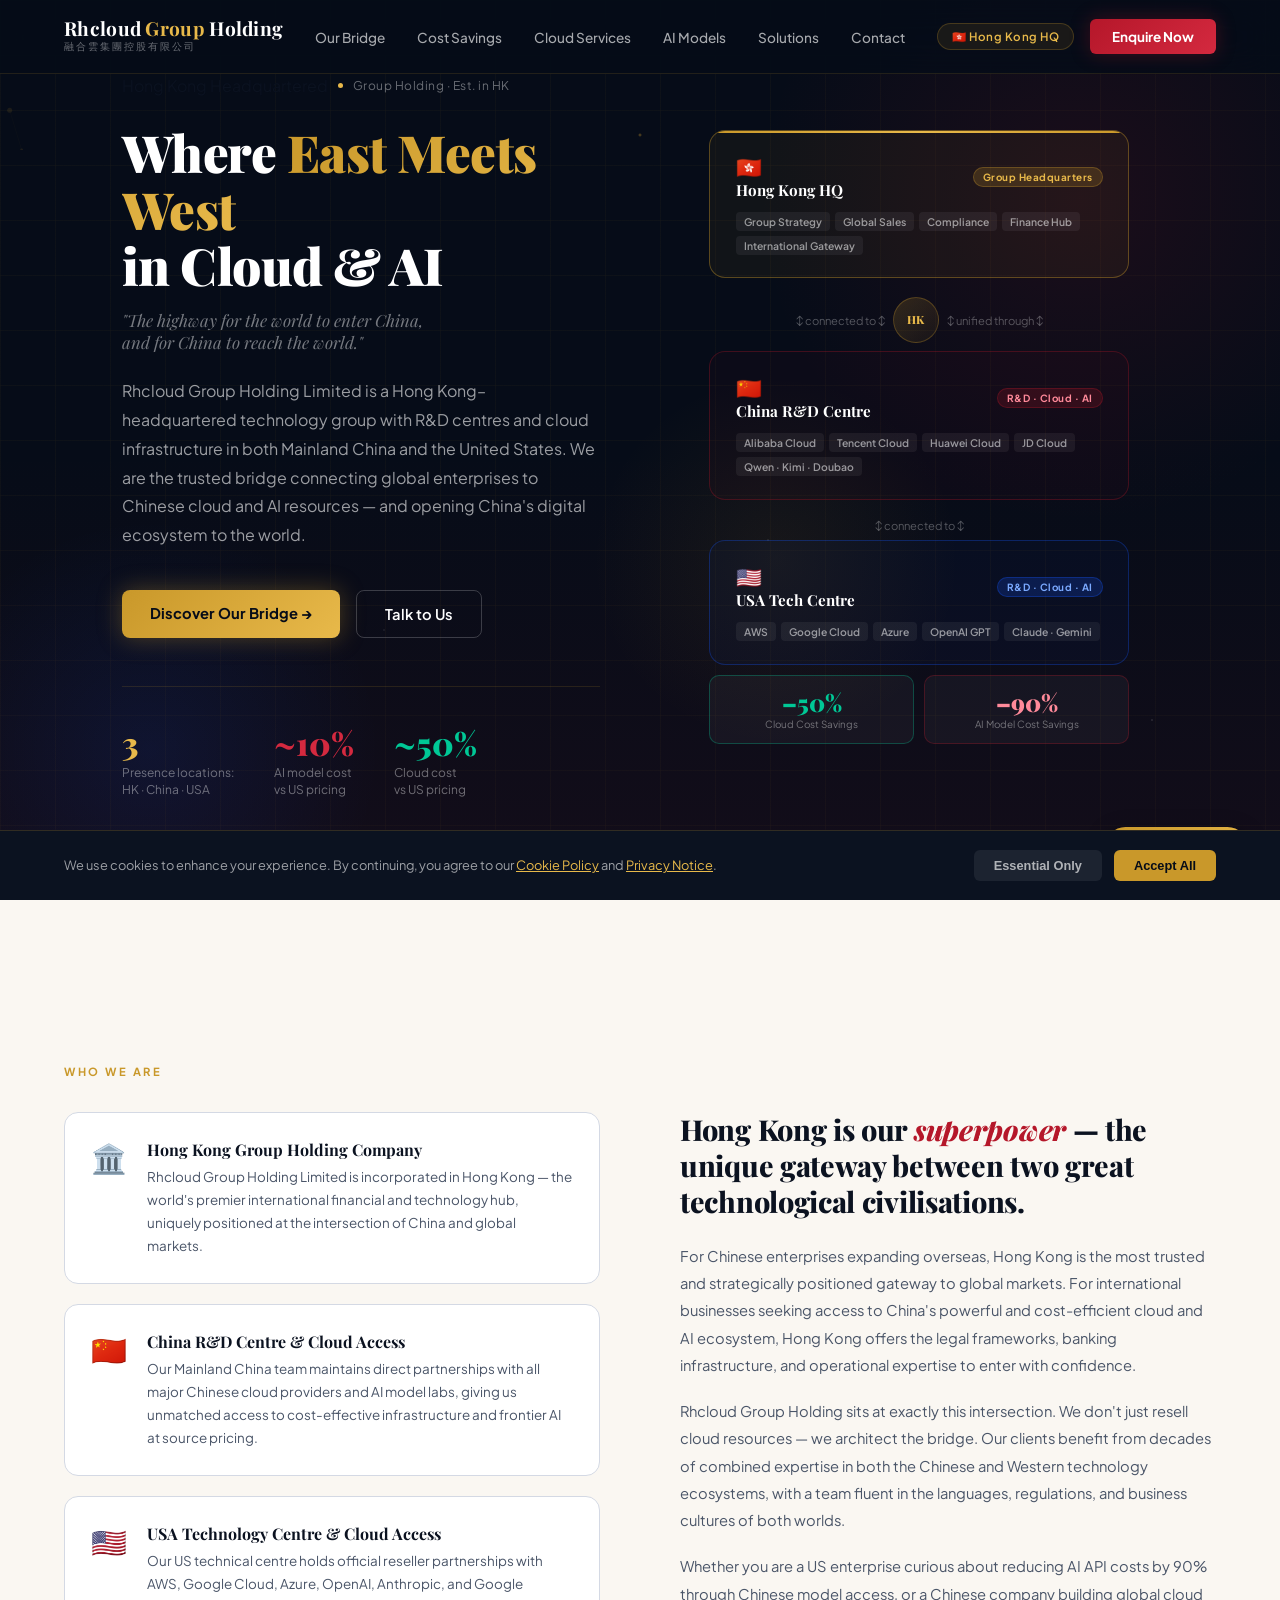
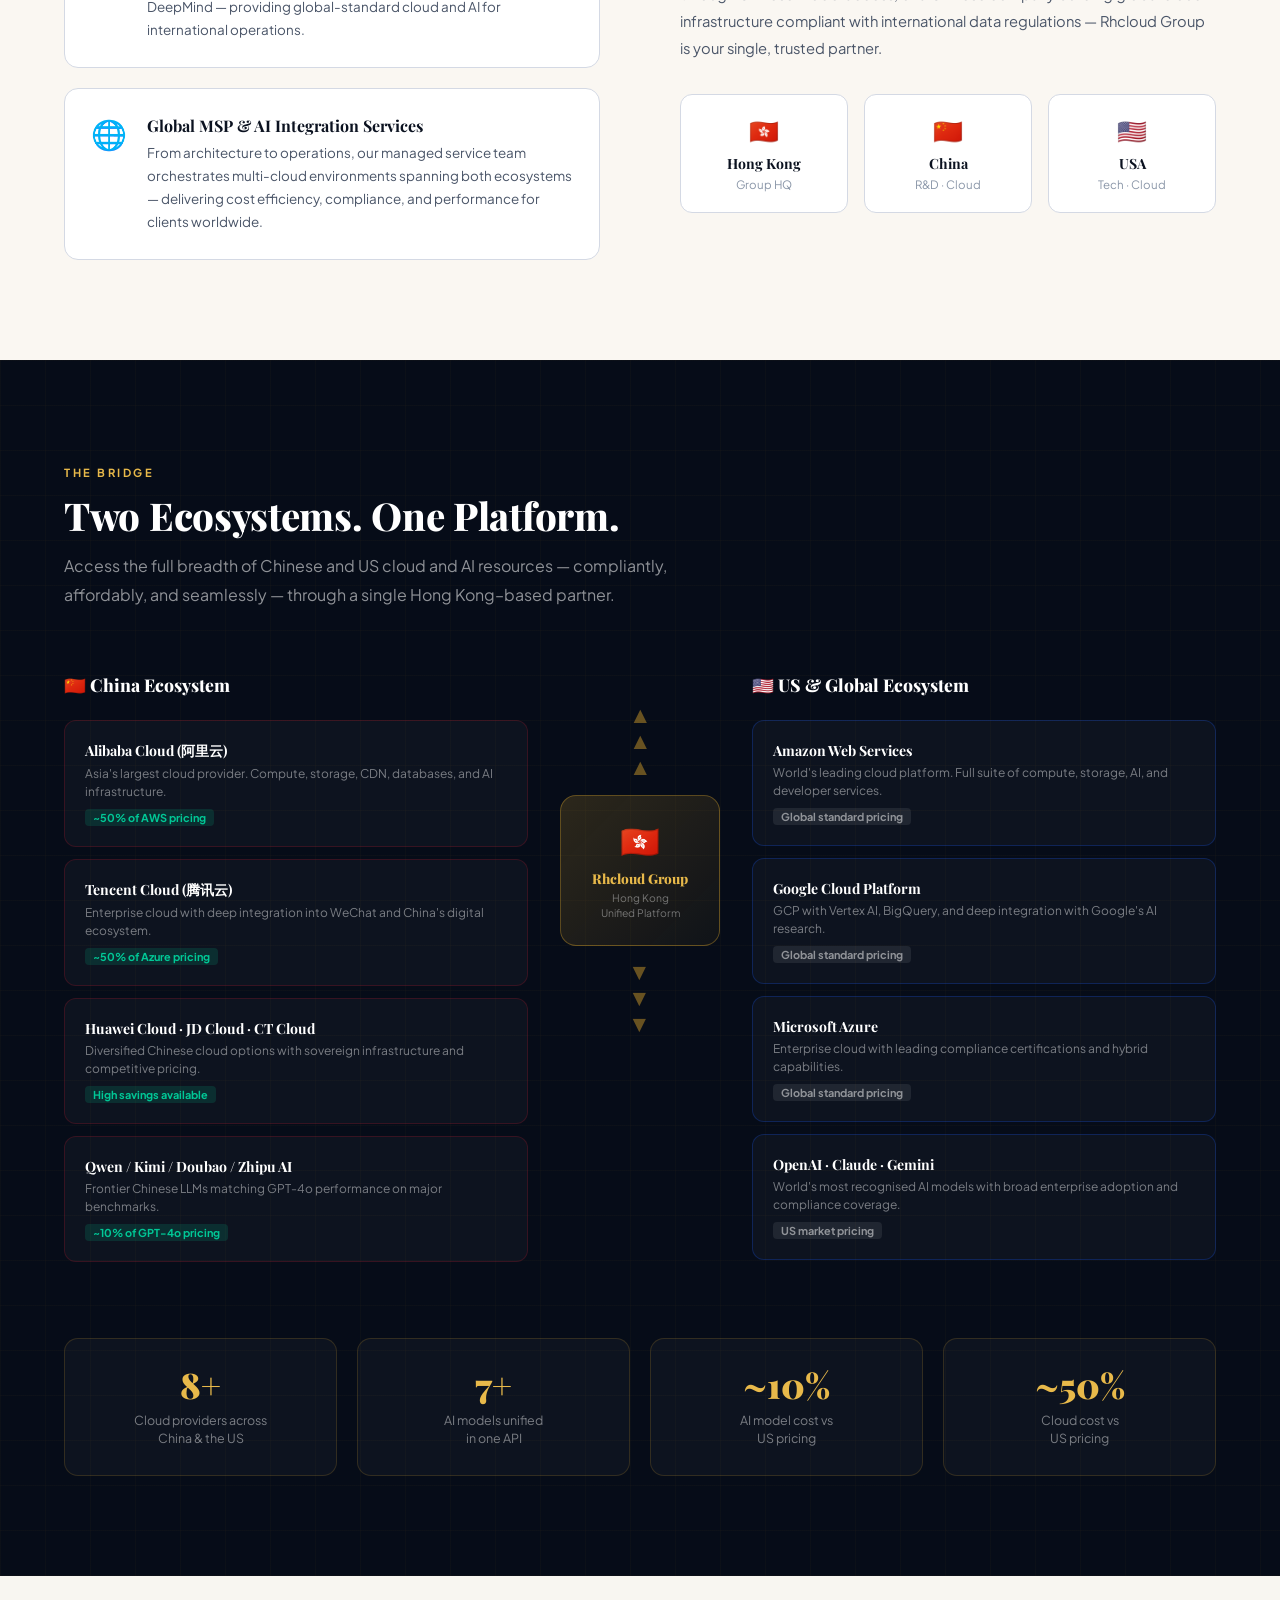
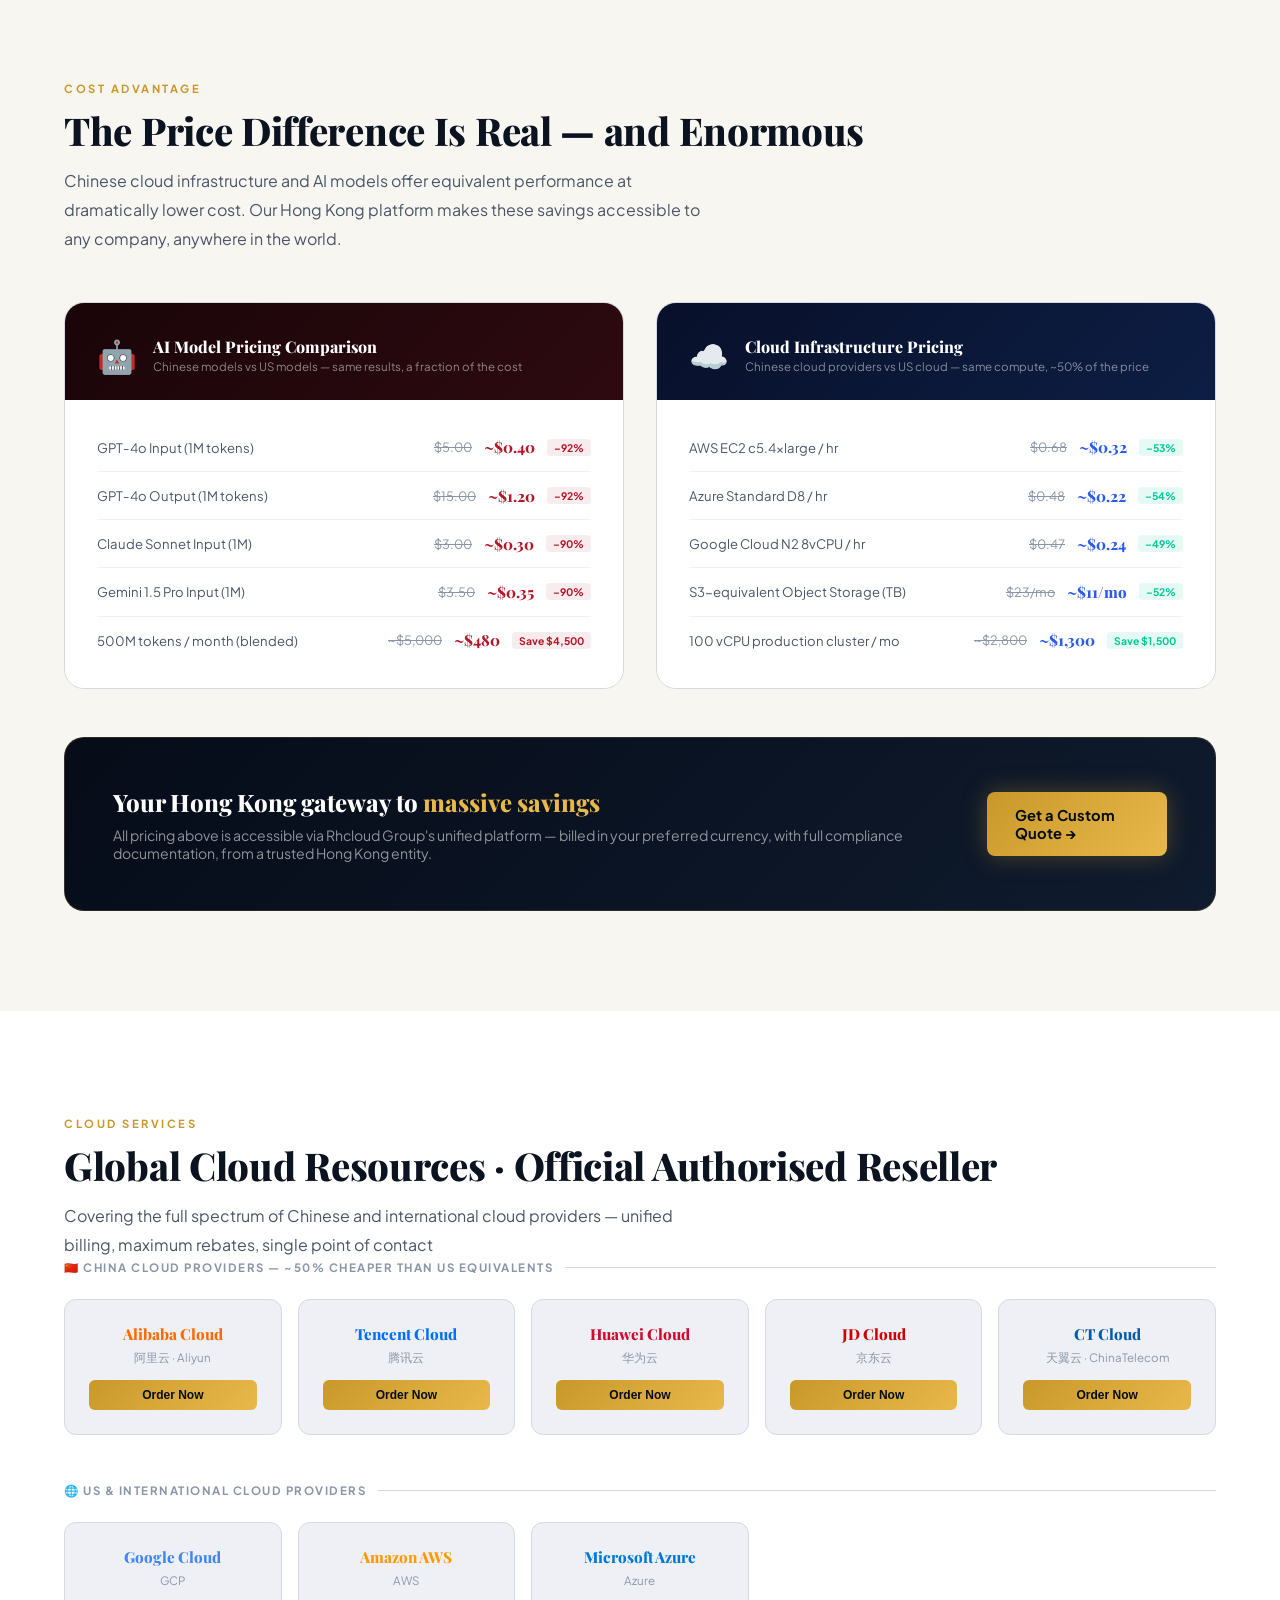
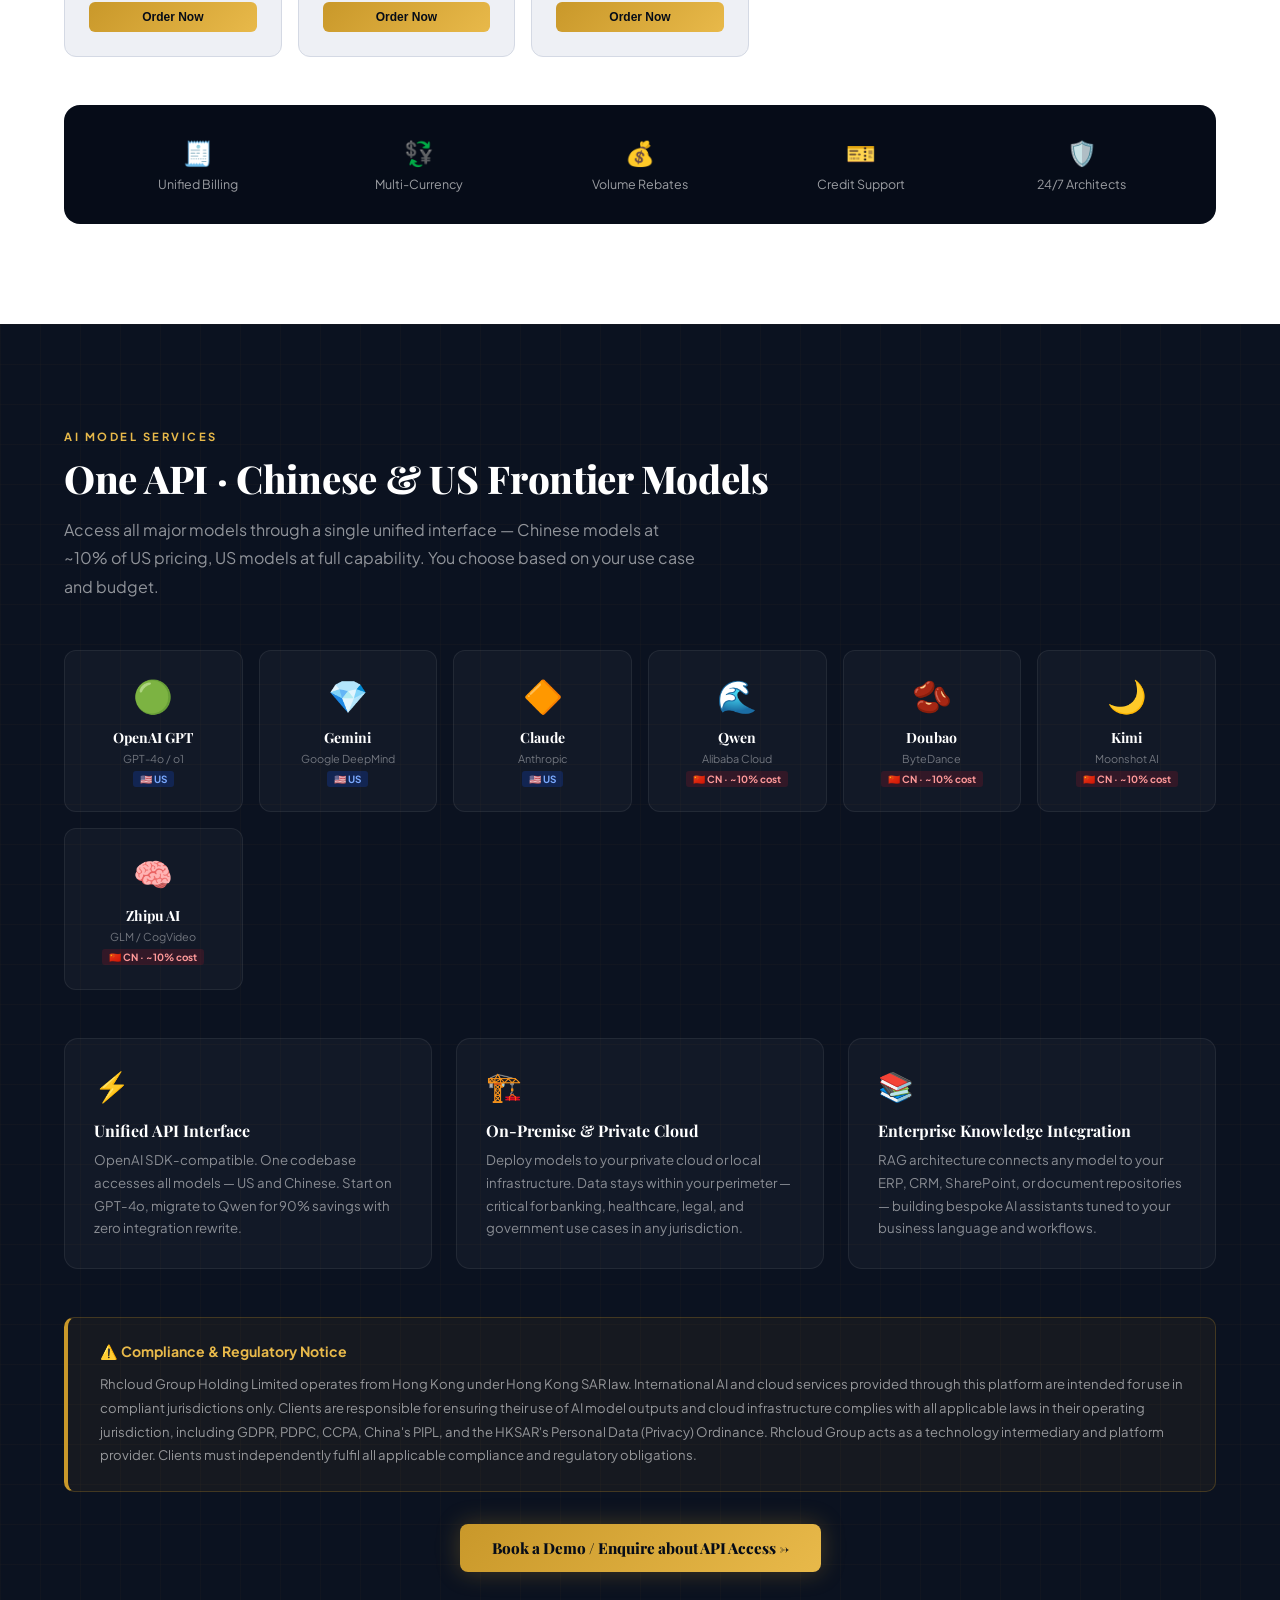
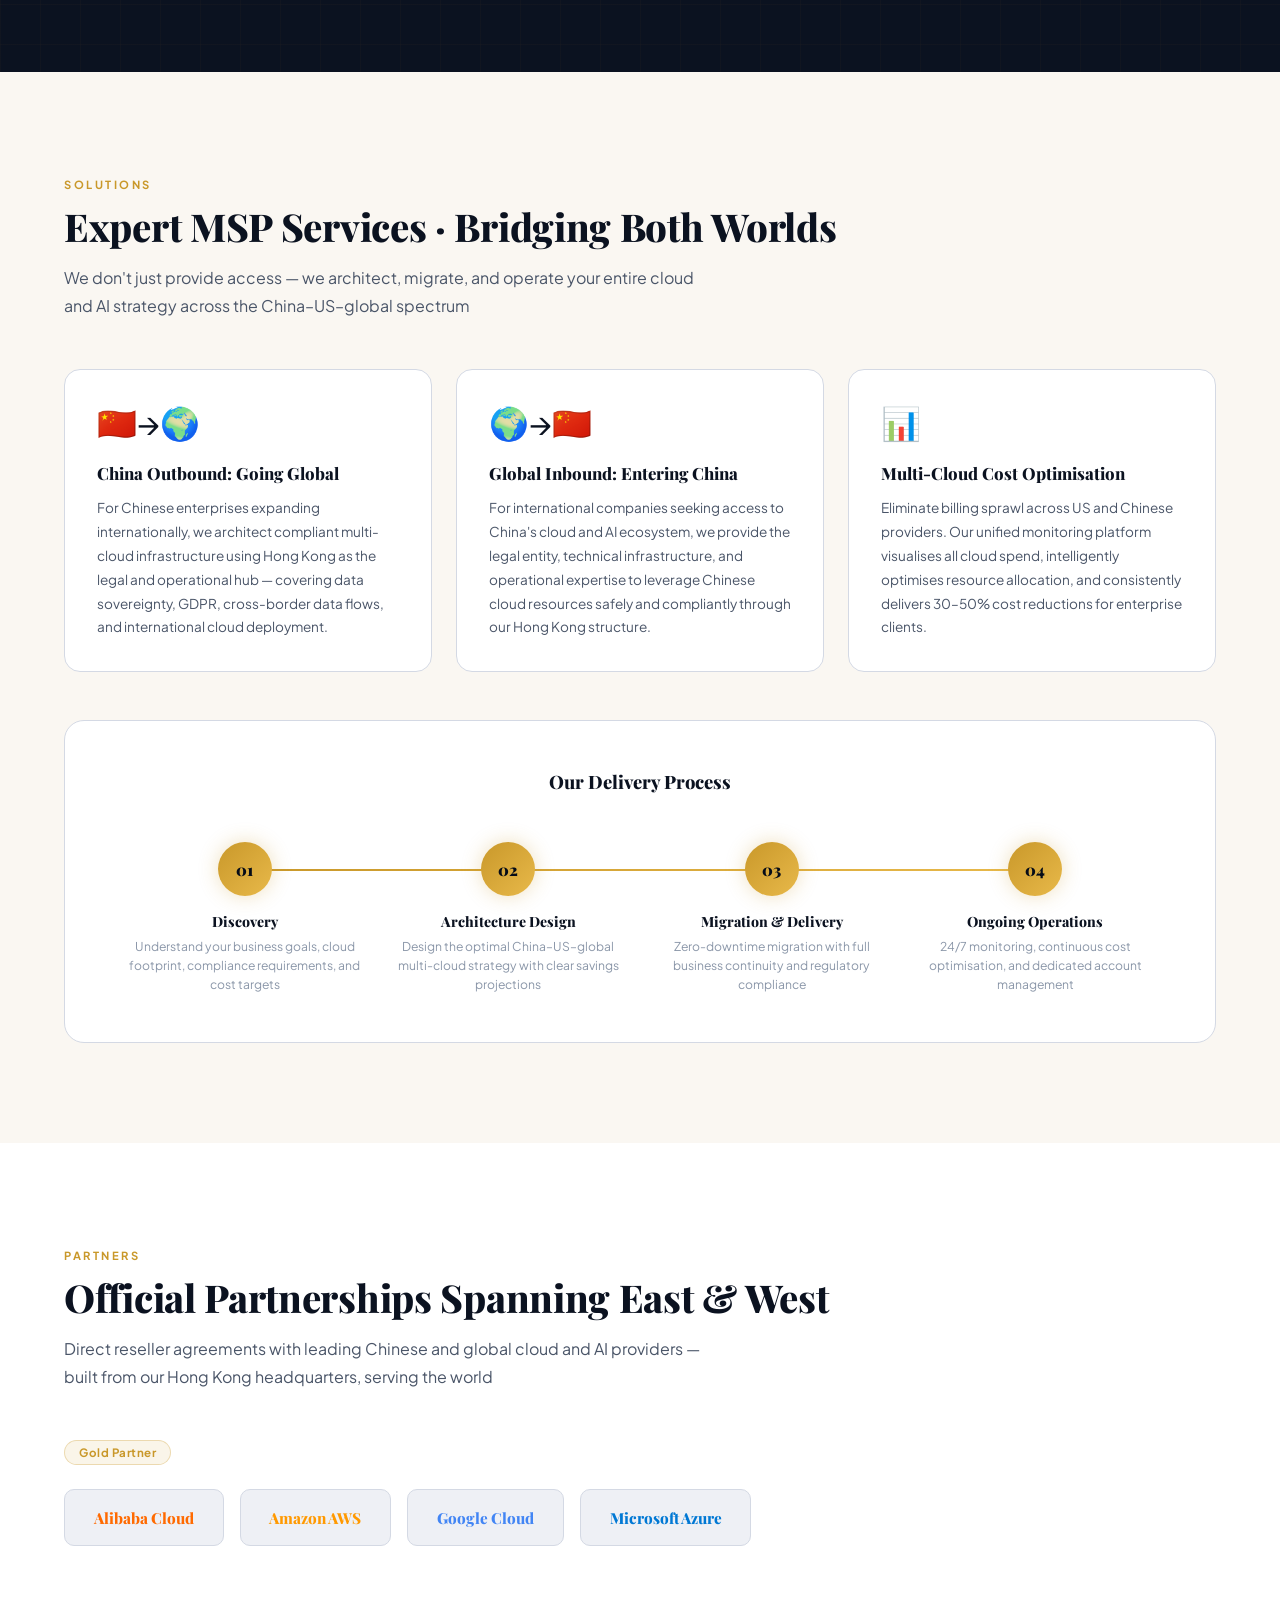
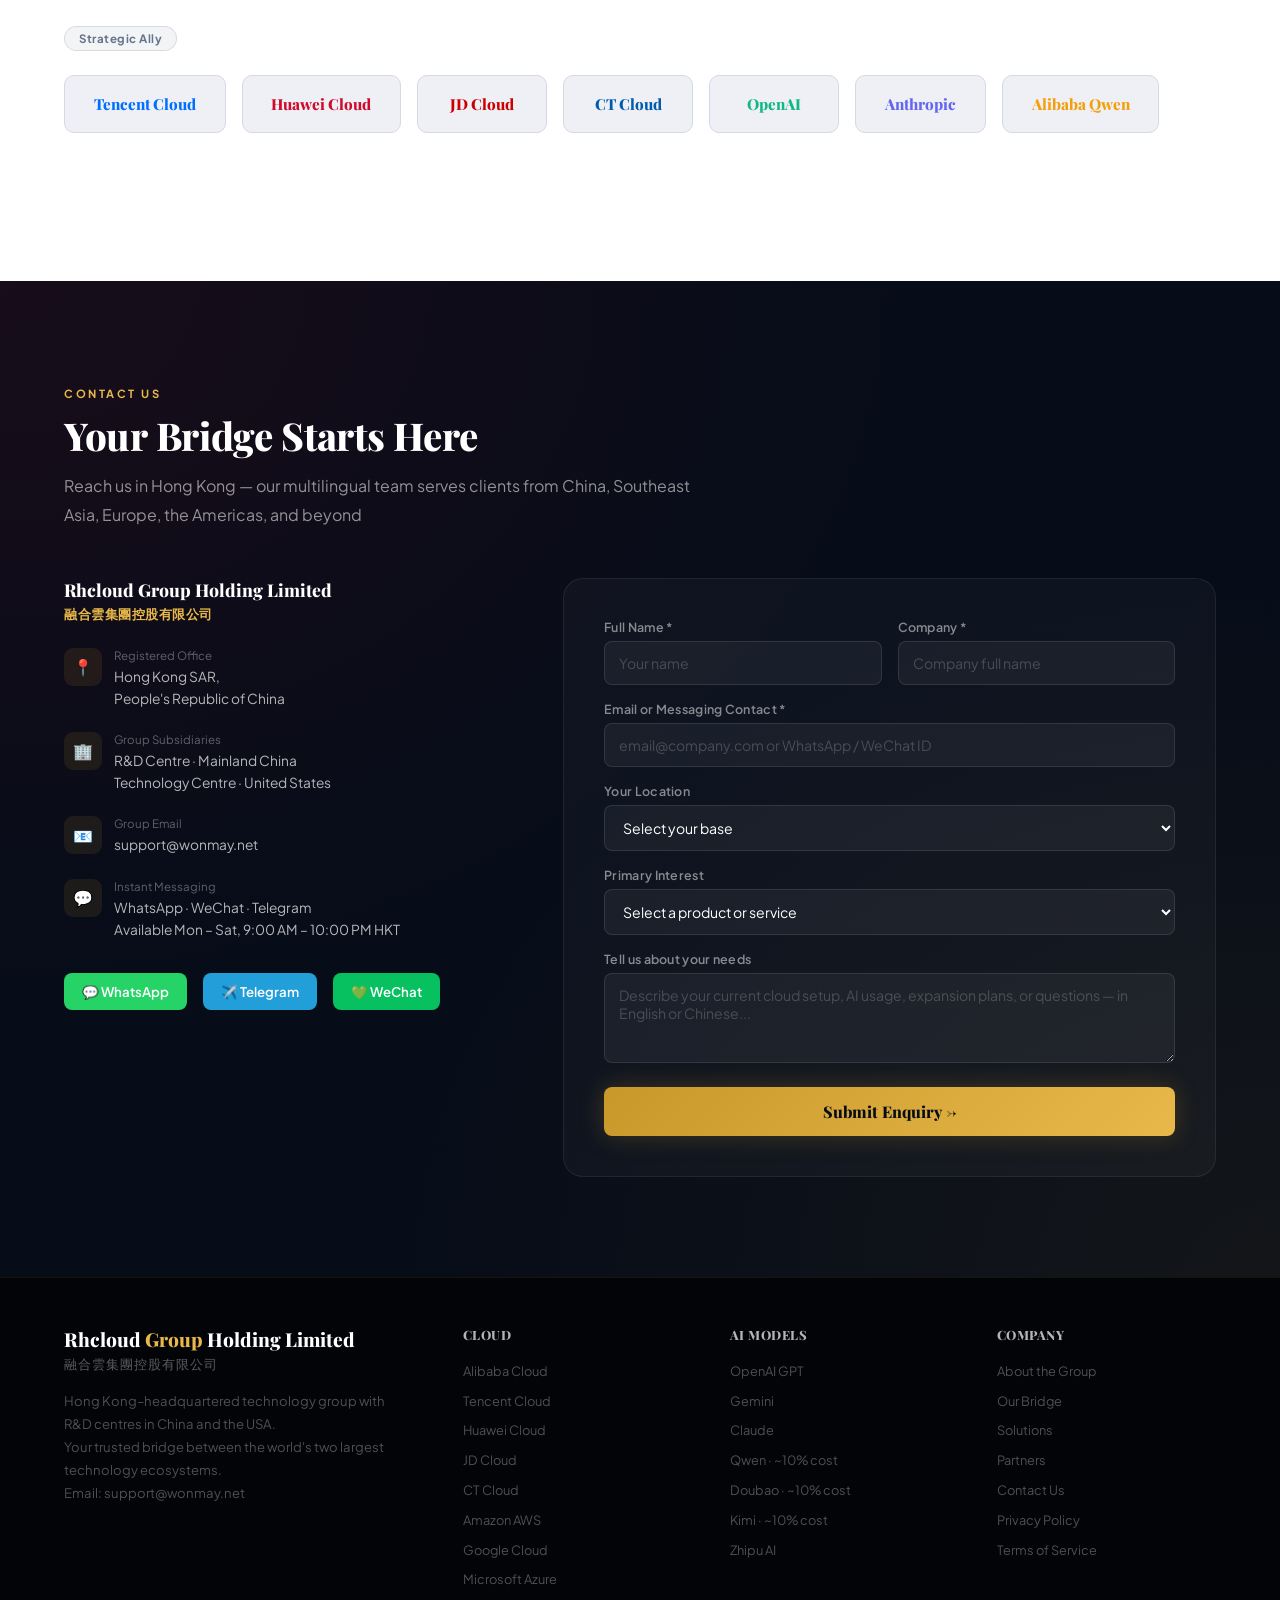
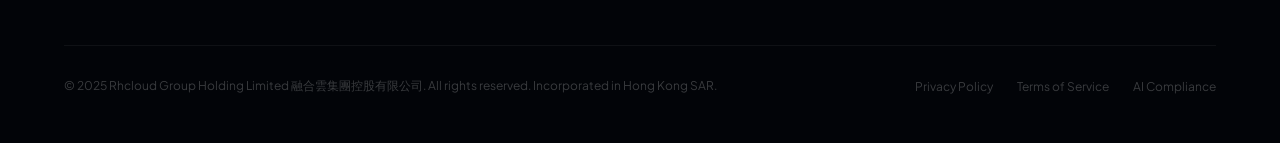
<file: hk.html>
<!DOCTYPE html>
<html lang="en">
<head>
<meta charset="UTF-8">
<meta name="viewport" content="width=device-width, initial-scale=1.0">
<title>Rhcloud Group Holding Limited — The Bridge Between China & The World</title>
<meta name="description" content="Rhcloud Group Holding Limited 融合雲集團控股有限公司 — Hong Kong headquartered group with R&D centres in China and the USA. Global multi-cloud integration, AI model aggregation, bridging East and West.">
<meta name="keywords" content="Hong Kong Cloud Company, China US Cloud Bridge, AI Model Aggregation HK, Multi-Cloud MSP Hong Kong, Rhcloud Group, 融合雲集團">
<link rel="preconnect" href="https://fonts.googleapis.com">
<link href="https://fonts.googleapis.com/css2?family=Playfair+Display:ital,wght@0,700;0,800;0,900;1,700&family=Plus+Jakarta+Sans:wght@300;400;500;600;700&display=swap" rel="stylesheet">
<style>
:root {
  --hk-red: #B5172A;
  --hk-red-soft: #D4293F;
  --hk-red-glow: rgba(181,23,42,0.15);
  --gold: #C9982A;
  --gold-bright: #E8B94A;
  --gold-glow: rgba(201,152,42,0.15);
  --midnight: #060C18;
  --deep: #0B1220;
  --navy: #0F1B2E;
  --slate: #1A2A40;
  --white: #FFFFFF;
  --off-white: #F8F6F1;
  --cream: #FAF7F2;
  --gray-light: #EEF0F5;
  --gray-mid: #D4D9E4;
  --text-dark: #0B1220;
  --text-mid: #4A5568;
  --text-light: #8A96A8;
  --cyan: #00BFFF;
  --green: #00C896;
  --font-display: 'Playfair Display', serif;
  --font-body: 'Plus Jakarta Sans', sans-serif;
}

*, *::before, *::after { box-sizing: border-box; margin: 0; padding: 0; }
html { scroll-behavior: smooth; }
body { font-family: var(--font-body); background: var(--white); color: var(--text-dark); overflow-x: hidden; }

/* ── NAV ── */
nav {
  position: fixed; top: 0; left: 0; right: 0; z-index: 1000;
  padding: 0 5%; height: 74px;
  display: flex; align-items: center; justify-content: space-between;
  background: rgba(6,12,24,0.92);
  backdrop-filter: blur(20px);
  border-bottom: 1px solid rgba(201,152,42,0.15);
  transition: all 0.3s;
}

.nav-logo {
  display: flex; flex-direction: column;
  text-decoration: none; gap: 1px;
}
.nav-logo-en {
  font-family: var(--font-display);
  font-size: 1.2rem; font-weight: 700;
  color: var(--white); letter-spacing: 0.3px;
  line-height: 1;
}
.nav-logo-en span { color: var(--gold-bright); }
.nav-logo-zh {
  font-size: 0.65rem; font-weight: 500;
  color: rgba(255,255,255,0.4);
  letter-spacing: 2px;
}

.nav-links { display: flex; gap: 2rem; list-style: none; }
.nav-links a {
  color: rgba(255,255,255,0.65); text-decoration: none;
  font-size: 0.85rem; font-weight: 500; transition: color 0.2s;
}
.nav-links a:hover { color: var(--gold-bright); }

.nav-right { display: flex; align-items: center; gap: 1rem; }

.nav-hq {
  display: flex; align-items: center; gap: 6px;
  background: rgba(201,152,42,0.1);
  border: 1px solid rgba(201,152,42,0.25);
  padding: 5px 14px; border-radius: 20px;
  font-size: 0.72rem; font-weight: 600;
  color: var(--gold-bright); letter-spacing: 0.5px;
}

.btn-nav {
  background: linear-gradient(135deg, var(--hk-red), var(--hk-red-soft));
  color: white; padding: 9px 22px;
  border-radius: 6px; font-size: 0.84rem; font-weight: 700;
  text-decoration: none; transition: all 0.2s;
  box-shadow: 0 0 20px rgba(181,23,42,0.3);
}
.btn-nav:hover { transform: translateY(-1px); box-shadow: 0 0 30px rgba(181,23,42,0.5); }

.hamburger { display: none; flex-direction: column; gap: 5px; cursor: pointer; }
.hamburger span { width: 24px; height: 2px; background: white; border-radius: 2px; }

/* ── HERO ── */
#home {
  min-height: 100vh;
  background: var(--midnight);
  display: flex; align-items: center;
  position: relative; overflow: hidden;
  padding-top: 74px;
}

.hero-bg { position: absolute; inset: 0; }

/* Victoria Harbour ambient */
.harbour-glow {
  position: absolute; bottom: 0; left: 0; right: 0;
  height: 50%;
  background: linear-gradient(to top, rgba(181,23,42,0.08), transparent);
}
.star-field {
  position: absolute; inset: 0;
  background-image: radial-gradient(1px 1px at 20% 30%, rgba(255,255,255,0.4) 0%, transparent 100%),
    radial-gradient(1px 1px at 80% 20%, rgba(255,255,255,0.3) 0%, transparent 100%),
    radial-gradient(1px 1px at 60% 60%, rgba(255,255,255,0.25) 0%, transparent 100%),
    radial-gradient(1px 1px at 30% 70%, rgba(255,255,255,0.2) 0%, transparent 100%),
    radial-gradient(1px 1px at 90% 80%, rgba(255,255,255,0.3) 0%, transparent 100%),
    radial-gradient(2px 2px at 50% 15%, rgba(201,152,42,0.5) 0%, transparent 100%),
    radial-gradient(1px 1px at 10% 50%, rgba(255,255,255,0.2) 0%, transparent 100%);
}

.orb-cn {
  position: absolute; width: 700px; height: 700px;
  background: radial-gradient(circle, rgba(181,23,42,0.12), transparent 65%);
  top: -150px; right: -150px; border-radius: 50%;
  animation: breathe 7s ease-in-out infinite;
}
.orb-us {
  position: absolute; width: 500px; height: 500px;
  background: radial-gradient(circle, rgba(21,87,255,0.1), transparent 65%);
  bottom: -100px; left: -100px; border-radius: 50%;
  animation: breathe 7s ease-in-out infinite reverse;
}
.orb-hk {
  position: absolute; width: 400px; height: 400px;
  background: radial-gradient(circle, rgba(201,152,42,0.08), transparent 65%);
  top: 40%; left: 45%; border-radius: 50%;
  animation: breathe 5s ease-in-out infinite 2s;
}
@keyframes breathe {
  0%,100% { transform: scale(1); opacity: 0.8; }
  50% { transform: scale(1.12); opacity: 1; }
}

.grid-bg {
  position: absolute; inset: 0;
  background-image:
    linear-gradient(rgba(201,152,42,0.04) 1px, transparent 1px),
    linear-gradient(90deg, rgba(201,152,42,0.04) 1px, transparent 1px);
  background-size: 55px 55px;
  animation: gridDrift 30s linear infinite;
}
@keyframes gridDrift { from { transform: translate(0,0); } to { transform: translate(55px,55px); } }

.neural-canvas { position: absolute; inset: 0; opacity: 0.25; }

.hero-content {
  position: relative; z-index: 10;
  max-width: 1200px; margin: 0 auto;
  padding: 0 5%;
  display: grid;
  grid-template-columns: 1fr 1fr;
  gap: 5rem; align-items: center;
}

.hero-eyebrow {
  display: inline-flex; align-items: center; gap: 10px;
  margin-bottom: 1.75rem;
  animation: fadeUp 0.6s ease both;
}
.eyebrow-hk {
  background: rgba(201,152,42,0.12);
  border: 1px solid rgba(201,152,42,0.3);
  padding: 5px 14px; border-radius: 20px;
  font-size: 0.72rem; font-weight: 700;
  color: var(--gold-bright); letter-spacing: 1px;
  text-transform: uppercase;
}
.eyebrow-dot { width: 5px; height: 5px; background: var(--gold-bright); border-radius: 50%; animation: blink 2s infinite; }
@keyframes blink { 0%,100% { opacity:1; } 50% { opacity:0.3; } }
.eyebrow-label { font-size: 0.75rem; color: rgba(255,255,255,0.4); letter-spacing: 0.5px; }

.hero-title {
  font-family: var(--font-display);
  font-size: clamp(2.4rem, 4vw, 3.8rem);
  font-weight: 900; line-height: 1.1;
  color: var(--white); margin-bottom: 1rem;
  animation: fadeUp 0.6s ease 0.1s both;
  letter-spacing: -0.5px;
}
.hero-title .gold {
  background: linear-gradient(135deg, var(--gold), var(--gold-bright));
  -webkit-background-clip: text; -webkit-text-fill-color: transparent;
  background-clip: text;
}
.hero-title .red { color: var(--hk-red-soft); }

.hero-tagline {
  font-family: var(--font-display);
  font-size: 1.05rem; font-style: italic;
  color: rgba(255,255,255,0.45);
  margin-bottom: 1.5rem;
  animation: fadeUp 0.6s ease 0.15s both;
}

.hero-sub {
  font-size: 1rem; color: rgba(255,255,255,0.6);
  line-height: 1.8; margin-bottom: 2.5rem;
  font-weight: 400;
  animation: fadeUp 0.6s ease 0.2s both;
}

.hero-ctas {
  display: flex; gap: 1rem; flex-wrap: wrap;
  animation: fadeUp 0.6s ease 0.3s both;
}

.btn-primary {
  background: linear-gradient(135deg, var(--gold), var(--gold-bright));
  color: var(--midnight); padding: 14px 28px;
  border-radius: 8px; font-size: 0.92rem;
  font-weight: 700; text-decoration: none;
  cursor: pointer; border: none;
  transition: all 0.25s;
  box-shadow: 0 0 25px rgba(201,152,42,0.35);
}
.btn-primary:hover { transform: translateY(-2px); box-shadow: 0 8px 35px rgba(201,152,42,0.55); }

.btn-outline {
  background: transparent; color: white;
  padding: 14px 28px; border-radius: 8px;
  font-size: 0.92rem; font-weight: 600;
  text-decoration: none; cursor: pointer;
  border: 1px solid rgba(255,255,255,0.2); transition: all 0.25s;
}
.btn-outline:hover { background: rgba(255,255,255,0.06); border-color: rgba(201,152,42,0.4); }

.hero-stats {
  display: flex; gap: 2.5rem;
  margin-top: 3rem; padding-top: 2.5rem;
  border-top: 1px solid rgba(201,152,42,0.15);
  animation: fadeUp 0.6s ease 0.4s both;
}
.stat-val {
  font-family: var(--font-display);
  font-size: 2rem; font-weight: 900; line-height: 1;
}
.stat-val.gold { color: var(--gold-bright); }
.stat-val.red { color: var(--hk-red-soft); }
.stat-val.green { color: var(--green); }
.stat-label { font-size: 0.75rem; color: rgba(255,255,255,0.4); margin-top: 5px; line-height: 1.45; }

/* ── GLOBE VISUAL ── */
.hero-visual {
  animation: fadeRight 0.8s ease 0.3s both;
  display: flex; justify-content: center; align-items: center;
}
@keyframes fadeRight { from { opacity:0; transform:translateX(30px); } to { opacity:1; transform:translateX(0); } }

.globe-container { width: 420px; position: relative; }

.globe-card {
  background: rgba(255,255,255,0.03);
  border: 1px solid rgba(255,255,255,0.08);
  border-radius: 16px; padding: 1.4rem 1.6rem;
  margin-bottom: 0.65rem; transition: all 0.3s;
}
.globe-card:hover { background: rgba(255,255,255,0.05); }

.globe-card.hk-card {
  border-color: rgba(201,152,42,0.4);
  background: rgba(201,152,42,0.06);
  position: relative; overflow: hidden;
}
.globe-card.hk-card::before {
  content: ''; position: absolute;
  top: 0; left: 0; right: 0; height: 2px;
  background: linear-gradient(90deg, var(--gold), var(--gold-bright), var(--gold));
}

.gc-header {
  display: flex; align-items: center;
  justify-content: space-between; margin-bottom: 0.75rem;
}
.gc-flag { font-size: 1.3rem; }
.gc-title {
  font-family: var(--font-display); font-size: 0.95rem;
  font-weight: 700; color: white;
}
.gc-badge {
  font-size: 0.62rem; font-weight: 700;
  padding: 3px 9px; border-radius: 20px; letter-spacing: 0.5px;
}
.badge-hq { background: rgba(201,152,42,0.2); color: var(--gold-bright); border: 1px solid rgba(201,152,42,0.3); }
.badge-cn { background: rgba(181,23,42,0.2); color: #FF8A9A; border: 1px solid rgba(181,23,42,0.3); }
.badge-us { background: rgba(21,87,255,0.2); color: #7BAAFF; border: 1px solid rgba(21,87,255,0.3); }

.gc-tags { display: flex; flex-wrap: wrap; gap: 5px; }
.gc-tag {
  font-size: 0.65rem; font-weight: 600;
  padding: 3px 8px; border-radius: 4px;
  background: rgba(255,255,255,0.06);
  color: rgba(255,255,255,0.55);
}

.bridge-flow {
  display: flex; align-items: center;
  justify-content: center; gap: 0.5rem;
  padding: 0.5rem 0;
}
.bf-arrow {
  display: flex; align-items: center; gap: 4px;
  font-size: 0.7rem; color: rgba(255,255,255,0.3);
}
.bf-node {
  width: 46px; height: 46px;
  background: linear-gradient(135deg, rgba(201,152,42,0.2), rgba(201,152,42,0.05));
  border: 1px solid rgba(201,152,42,0.3);
  border-radius: 50%; display: flex; align-items: center;
  justify-content: center; font-size: 0.7rem;
  font-weight: 800; color: var(--gold-bright);
  font-family: var(--font-display);
}

.savings-row {
  display: grid; grid-template-columns: 1fr 1fr;
  gap: 0.65rem; margin-top: 0.65rem;
}
.sr-box {
  background: rgba(255,255,255,0.04);
  border: 1px solid rgba(255,255,255,0.08);
  border-radius: 10px; padding: 0.85rem; text-align: center;
}
.sr-box.green-border { border-color: rgba(0,200,150,0.3); }
.sr-box.red-border { border-color: rgba(181,23,42,0.3); }
.sr-val {
  font-family: var(--font-display); font-size: 1.5rem;
  font-weight: 900; line-height: 1;
}
.sr-val.green { color: var(--green); }
.sr-val.red { color: #FF8A9A; }
.sr-label { font-size: 0.62rem; color: rgba(255,255,255,0.4); margin-top: 4px; }

@keyframes fadeUp { from { opacity:0; transform:translateY(20px); } to { opacity:1; transform:translateY(0); } }

/* ── SECTIONS ── */
section { padding: 100px 5%; }
.section-max { max-width: 1200px; margin: 0 auto; }
.section-label {
  display: inline-block; font-size: 0.7rem; font-weight: 700;
  letter-spacing: 2.5px; text-transform: uppercase;
  color: var(--gold); margin-bottom: 0.9rem;
}
.section-title {
  font-family: var(--font-display);
  font-size: clamp(2rem, 3vw, 3rem);
  font-weight: 800; color: var(--text-dark);
  line-height: 1.1; margin-bottom: 1rem; letter-spacing: -0.3px;
}
.section-sub {
  font-size: 1rem; color: var(--text-mid);
  line-height: 1.8; max-width: 640px; font-weight: 400;
}
.dark .section-label { color: var(--gold-bright); }
.dark .section-title { color: white; }
.dark .section-sub { color: rgba(255,255,255,0.55); }

/* ── GROUP INTRO ── */
#group { background: var(--cream); }

.group-grid {
  display: grid; grid-template-columns: 1fr 1fr;
  gap: 5rem; align-items: center; margin-top: 4rem;
}

.group-pillars {
  display: flex; flex-direction: column; gap: 1.25rem;
}
.pillar {
  display: flex; align-items: flex-start; gap: 1.25rem;
  background: white; border-radius: 14px; padding: 1.6rem;
  border: 1px solid var(--gray-mid); transition: all 0.3s;
  position: relative; overflow: hidden;
}
.pillar::before {
  content: ''; position: absolute;
  left: 0; top: 0; bottom: 0; width: 3px;
  background: linear-gradient(to bottom, var(--gold), var(--gold-bright));
  transform: scaleY(0); transition: transform 0.3s; transform-origin: top;
}
.pillar:hover { transform: translateX(6px); box-shadow: 0 8px 30px rgba(0,0,0,0.07); }
.pillar:hover::before { transform: scaleY(1); }

.pillar-icon { font-size: 1.8rem; flex-shrink: 0; }
.pillar-title {
  font-family: var(--font-display); font-size: 1rem;
  font-weight: 700; color: var(--text-dark); margin-bottom: 0.4rem;
}
.pillar-desc { font-size: 0.84rem; color: var(--text-mid); line-height: 1.7; }

.group-about {}
.group-about h3 {
  font-family: var(--font-display); font-size: 1.8rem;
  font-weight: 800; color: var(--text-dark);
  line-height: 1.25; margin-bottom: 1.5rem;
  letter-spacing: -0.3px;
}
.group-about h3 em { font-style: italic; color: var(--hk-red); }
.group-about p {
  font-size: 0.92rem; color: var(--text-mid);
  line-height: 1.85; margin-bottom: 1.2rem;
}

.offices-row {
  display: grid; grid-template-columns: repeat(3, 1fr);
  gap: 1rem; margin-top: 2rem;
}
.office-box {
  background: white; border-radius: 12px;
  padding: 1.25rem; border: 1px solid var(--gray-mid);
  text-align: center; transition: all 0.2s;
}
.office-box:hover { border-color: var(--gold); box-shadow: 0 6px 20px rgba(201,152,42,0.1); }
.office-flag { font-size: 1.5rem; margin-bottom: 0.5rem; }
.office-name {
  font-family: var(--font-display); font-size: 0.88rem;
  font-weight: 700; color: var(--text-dark); margin-bottom: 0.25rem;
}
.office-role { font-size: 0.72rem; color: var(--text-light); }

/* ── BRIDGE SECTION ── */
#bridge { background: var(--midnight); position: relative; overflow: hidden; }
#bridge::before {
  content: ''; position: absolute; inset: 0;
  background-image:
    linear-gradient(rgba(201,152,42,0.03) 1px, transparent 1px),
    linear-gradient(90deg, rgba(201,152,42,0.03) 1px, transparent 1px);
  background-size: 45px 45px;
}

.bridge-visual {
  margin-top: 4rem;
  display: grid; grid-template-columns: 1fr auto 1fr;
  gap: 2rem; align-items: start;
}

.bridge-side {}
.bridge-side-title {
  font-family: var(--font-display); font-size: 1.1rem;
  font-weight: 800; color: white; margin-bottom: 1.5rem;
  display: flex; align-items: center; gap: 10px;
}

.bridge-item {
  background: rgba(255,255,255,0.03);
  border: 1px solid rgba(255,255,255,0.07);
  border-radius: 12px; padding: 1.25rem;
  margin-bottom: 0.75rem; transition: all 0.25s;
}
.bridge-item:hover { background: rgba(255,255,255,0.05); transform: translateX(4px); }
.bridge-item.cn-item { border-color: rgba(181,23,42,0.25); }
.bridge-item.cn-item:hover { border-color: rgba(181,23,42,0.5); }
.bridge-item.us-item { border-color: rgba(21,87,255,0.25); }
.bridge-item.us-item:hover { border-color: rgba(21,87,255,0.5); transform: translateX(-4px); }

.bi-name {
  font-family: var(--font-display); font-size: 0.88rem;
  font-weight: 700; color: white; margin-bottom: 0.25rem;
}
.bi-desc { font-size: 0.75rem; color: rgba(255,255,255,0.45); line-height: 1.5; }
.bi-price {
  display: inline-block; margin-top: 0.5rem;
  font-size: 0.68rem; font-weight: 700; padding: 2px 8px;
  border-radius: 4px;
}
.bi-price.cheap { background: rgba(0,200,150,0.15); color: var(--green); }
.bi-price.standard { background: rgba(255,255,255,0.08); color: rgba(255,255,255,0.5); }

.bridge-center {
  display: flex; flex-direction: column;
  align-items: center; gap: 1rem;
  padding-top: 2rem;
}
.bc-hk-badge {
  background: linear-gradient(135deg, rgba(201,152,42,0.2), rgba(201,152,42,0.05));
  border: 1px solid rgba(201,152,42,0.4);
  border-radius: 16px; padding: 1.5rem 1.25rem;
  text-align: center; width: 160px;
}
.bc-hk-flag { font-size: 2rem; margin-bottom: 0.5rem; }
.bc-hk-name {
  font-family: var(--font-display); font-size: 0.85rem;
  font-weight: 800; color: var(--gold-bright); margin-bottom: 0.25rem;
}
.bc-hk-sub { font-size: 0.65rem; color: rgba(255,255,255,0.4); line-height: 1.4; }

.bc-flow-arrows {
  display: flex; flex-direction: column;
  align-items: center; gap: 4px;
}
.bc-arrow { font-size: 1.1rem; color: rgba(201,152,42,0.5); animation: arrowPulse 2s ease infinite; }
.bc-arrow:nth-child(2) { animation-delay: 0.3s; }
.bc-arrow:nth-child(3) { animation-delay: 0.6s; }
@keyframes arrowPulse { 0%,100% { opacity:0.3; } 50% { opacity:1; } }

.bridge-stats {
  display: grid; grid-template-columns: repeat(4, 1fr);
  gap: 1.25rem; margin-top: 4rem;
}
.bs-box {
  background: rgba(255,255,255,0.03);
  border: 1px solid rgba(201,152,42,0.2);
  border-radius: 14px; padding: 1.75rem;
  text-align: center;
}
.bs-val {
  font-family: var(--font-display); font-size: 2.2rem;
  font-weight: 900; line-height: 1; color: var(--gold-bright);
  margin-bottom: 0.5rem;
}
.bs-label { font-size: 0.78rem; color: rgba(255,255,255,0.45); line-height: 1.45; }

/* ── SAVINGS ── */
#savings { background: var(--off-white); }

.savings-twin {
  display: grid; grid-template-columns: 1fr 1fr;
  gap: 2rem; margin-top: 3rem;
}

.savings-panel {
  border-radius: 20px; overflow: hidden;
  border: 1px solid var(--gray-mid);
}
.sp-header {
  padding: 2rem 2rem 1.5rem;
  display: flex; align-items: center; gap: 1rem;
}
.sp-header.cn-header { background: linear-gradient(135deg, #1a0508, #2d0a10); }
.sp-header.us-header { background: linear-gradient(135deg, #08102a, #0d1e44); }

.sp-flag { font-size: 2rem; }
.sp-title {
  font-family: var(--font-display); font-size: 1rem;
  font-weight: 800; color: white;
}
.sp-sub { font-size: 0.72rem; color: rgba(255,255,255,0.5); margin-top: 2px; }

.sp-body { background: white; padding: 1.5rem 2rem; }

.sp-row {
  display: flex; justify-content: space-between;
  align-items: center; padding: 0.85rem 0;
  border-bottom: 1px solid var(--gray-light);
}
.sp-row:last-child { border-bottom: none; }
.sp-name { font-size: 0.82rem; color: var(--text-mid); }
.sp-prices { display: flex; align-items: center; gap: 0.75rem; }
.sp-old { font-size: 0.8rem; color: var(--text-light); text-decoration: line-through; }
.sp-new {
  font-family: var(--font-display); font-size: 0.95rem;
  font-weight: 800;
}
.sp-new.cn { color: var(--hk-red); }
.sp-new.us { color: #2B5CE6; }
.sp-save {
  font-size: 0.65rem; font-weight: 700;
  padding: 2px 7px; border-radius: 4px;
}
.sp-save.cn-save { background: rgba(181,23,42,0.08); color: var(--hk-red); }
.sp-save.us-save { background: rgba(0,200,150,0.1); color: var(--green); }

.savings-cta {
  margin-top: 3rem;
  background: linear-gradient(135deg, var(--midnight), var(--navy));
  border-radius: 20px; padding: 3rem;
  display: flex; align-items: center;
  justify-content: space-between; gap: 2rem;
  border: 1px solid rgba(201,152,42,0.2);
}
.sc-text h3 {
  font-family: var(--font-display); font-size: 1.5rem;
  font-weight: 800; color: white; margin-bottom: 0.5rem;
}
.sc-text h3 span { color: var(--gold-bright); }
.sc-text p { font-size: 0.88rem; color: rgba(255,255,255,0.55); }

/* ── CLOUD ── */
#cloud { background: white; }

.vendor-section { margin-bottom: 3rem; }
.vendor-section-label {
  font-size: 0.72rem; font-weight: 700;
  letter-spacing: 1.5px; text-transform: uppercase;
  color: var(--text-light); margin-bottom: 1.5rem;
  display: flex; align-items: center; gap: 12px;
}
.vendor-section-label::after { content: ''; flex: 1; height: 1px; background: var(--gray-mid); }

.vendor-grid {
  display: grid;
  grid-template-columns: repeat(auto-fill, minmax(180px, 1fr));
  gap: 1rem;
}
.vendor-card {
  background: var(--gray-light); border: 1px solid var(--gray-mid);
  border-radius: 12px; padding: 1.5rem; text-align: center;
  transition: all 0.25s; cursor: pointer;
}
.vendor-card:hover {
  background: white; border-color: var(--gold);
  box-shadow: 0 8px 25px rgba(201,152,42,0.1);
  transform: translateY(-3px);
}
.vendor-logo { font-family: var(--font-display); font-size: 0.95rem; font-weight: 800; color: var(--text-dark); margin-bottom: 0.4rem; }
.vendor-logo.ali { color: #FF6A00; }
.vendor-logo.tencent { color: #006EFF; }
.vendor-logo.huawei { color: #cf0a2c; }
.vendor-logo.jd { color: #CC0000; }
.vendor-logo.ct { color: #005BAC; }
.vendor-logo.google { color: #4285F4; }
.vendor-logo.aws { color: #FF9900; }
.vendor-logo.azure { color: #0078D4; }
.vendor-sub { font-size: 0.72rem; color: var(--text-light); margin-bottom: 0.85rem; }

.btn-order {
  background: linear-gradient(135deg, var(--gold), var(--gold-bright));
  color: var(--midnight); border: none; padding: 8px 14px;
  border-radius: 6px; font-size: 0.75rem; font-weight: 800;
  cursor: pointer; width: 100%; transition: all 0.2s;
}
.btn-order:hover { box-shadow: 0 4px 15px rgba(201,152,42,0.35); }

.features-strip {
  display: grid; grid-template-columns: repeat(5, 1fr);
  gap: 1rem; margin-top: 3rem; padding: 2rem;
  background: var(--midnight); border-radius: 16px;
}
.feature-item { text-align: center; color: white; }
.feature-icon { font-size: 1.5rem; margin-bottom: 0.5rem; }
.feature-label { font-size: 0.78rem; color: rgba(255,255,255,0.6); }

/* ── MODELS ── */
#models { background: var(--deep); position: relative; overflow: hidden; }
#models::before {
  content: ''; position: absolute; inset: 0;
  background-image:
    linear-gradient(rgba(201,152,42,0.03) 1px, transparent 1px),
    linear-gradient(90deg, rgba(201,152,42,0.03) 1px, transparent 1px);
  background-size: 40px 40px;
}

.models-grid {
  display: grid;
  grid-template-columns: repeat(auto-fill, minmax(155px, 1fr));
  gap: 1rem; margin: 3rem 0;
}
.model-card {
  background: rgba(255,255,255,0.03);
  border: 1px solid rgba(255,255,255,0.07);
  border-radius: 12px; padding: 1.5rem 1rem;
  text-align: center; transition: all 0.25s; cursor: pointer;
}
.model-card:hover {
  border-color: rgba(201,152,42,0.4);
  background: rgba(201,152,42,0.05);
  transform: translateY(-3px);
}
.model-logo { font-size: 2rem; margin-bottom: 0.75rem; }
.model-name { font-family: var(--font-display); font-size: 0.88rem; font-weight: 700; color: white; margin-bottom: 0.3rem; }
.model-type { font-size: 0.68rem; color: rgba(255,255,255,0.4); }
.model-origin {
  display: inline-block; margin-top: 6px;
  font-size: 0.62rem; padding: 2px 7px;
  border-radius: 3px; font-weight: 700;
}
.origin-us { background: rgba(21,87,255,0.2); color: #7BAAFF; }
.origin-cn { background: rgba(181,23,42,0.2); color: #FF9A9A; }

.model-features {
  display: grid; grid-template-columns: repeat(3, 1fr);
  gap: 1.5rem; margin: 3rem 0;
}
.mf-item {
  background: rgba(255,255,255,0.03);
  border: 1px solid rgba(255,255,255,0.07);
  border-radius: 14px; padding: 1.8rem;
}
.mf-icon { font-size: 1.8rem; margin-bottom: 1rem; }
.mf-title { font-family: var(--font-display); font-weight: 700; color: white; margin-bottom: 0.5rem; }
.mf-desc { font-size: 0.83rem; color: rgba(255,255,255,0.5); line-height: 1.7; }

.compliance-box {
  background: rgba(201,152,42,0.06);
  border: 1px solid rgba(201,152,42,0.25);
  border-left: 4px solid var(--gold);
  border-radius: 10px; padding: 1.5rem 2rem; margin: 2rem 0;
}
.compliance-title {
  font-weight: 700; color: var(--gold-bright); margin-bottom: 0.75rem;
  font-size: 0.88rem; display: flex; align-items: center; gap: 8px;
}
.compliance-text { font-size: 0.82rem; color: rgba(255,255,255,0.55); line-height: 1.8; }

.btn-model {
  background: linear-gradient(135deg, var(--gold), var(--gold-bright));
  color: var(--midnight); border: none; padding: 14px 32px;
  border-radius: 8px; font-size: 0.95rem; font-weight: 800;
  font-family: var(--font-display);
  cursor: pointer; transition: all 0.25s;
  box-shadow: 0 0 25px rgba(201,152,42,0.3);
}
.btn-model:hover { transform: translateY(-2px); box-shadow: 0 8px 30px rgba(201,152,42,0.5); }

/* ── SOLUTIONS ── */
#solutions { background: var(--cream); }
.solutions-grid {
  display: grid; grid-template-columns: repeat(3, 1fr);
  gap: 1.5rem; margin: 3rem 0;
}
.sol-card {
  background: white; border-radius: 16px;
  padding: 2rem; border: 1px solid var(--gray-mid);
  transition: all 0.3s;
}
.sol-card:hover { border-color: var(--gold); box-shadow: 0 12px 40px rgba(201,152,42,0.1); transform: translateY(-4px); }
.sol-icon { font-size: 2rem; margin-bottom: 1.2rem; }
.sol-title { font-family: var(--font-display); font-size: 1.05rem; font-weight: 800; color: var(--text-dark); margin-bottom: 0.75rem; }
.sol-desc { font-size: 0.85rem; color: var(--text-mid); line-height: 1.75; }

.process-flow {
  background: white; border-radius: 20px;
  padding: 3rem; margin-top: 3rem; border: 1px solid var(--gray-mid);
}
.process-title { font-family: var(--font-display); font-size: 1.15rem; font-weight: 800; text-align: center; margin-bottom: 3rem; color: var(--text-dark); }
.process-steps { display: grid; grid-template-columns: repeat(4, 1fr); position: relative; }
.process-steps::before {
  content: ''; position: absolute;
  top: 27px; left: 12.5%; right: 12.5%; height: 2px;
  background: linear-gradient(90deg, var(--gold), var(--gold-bright));
}
.process-step { text-align: center; }
.step-num {
  width: 54px; height: 54px;
  background: linear-gradient(135deg, var(--gold), var(--gold-bright));
  border-radius: 50%; display: flex; align-items: center;
  justify-content: center; margin: 0 auto 1rem;
  font-family: var(--font-display); font-size: 1rem; font-weight: 900;
  color: var(--midnight); position: relative; z-index: 1;
  box-shadow: 0 0 20px rgba(201,152,42,0.3);
}
.step-label { font-family: var(--font-display); font-size: 0.88rem; font-weight: 800; color: var(--text-dark); margin-bottom: 0.4rem; }
.step-desc { font-size: 0.76rem; color: var(--text-light); line-height: 1.55; padding: 0 0.5rem; }

/* ── PARTNERS ── */
#partners { background: white; }
.partners-tiers { margin-top: 3rem; }
.tier-label { display: inline-flex; align-items: center; gap: 8px; margin-bottom: 1.5rem; }
.tier-badge {
  padding: 4px 14px; border-radius: 20px;
  font-size: 0.72rem; font-weight: 700; letter-spacing: 0.5px;
}
.tier-gold { background: rgba(201,152,42,0.1); color: var(--gold); border: 1px solid rgba(201,152,42,0.3); }
.tier-silver { background: rgba(100,116,139,0.08); color: #64748b; border: 1px solid rgba(100,116,139,0.2); }

.partner-logos { display: flex; flex-wrap: wrap; gap: 1rem; margin-bottom: 3rem; }
.partner-logo-box {
  background: var(--gray-light); border: 1px solid var(--gray-mid);
  border-radius: 10px; padding: 1.1rem 1.8rem;
  display: flex; align-items: center; justify-content: center;
  min-width: 130px; transition: all 0.2s;
}
.partner-logo-box:hover { border-color: var(--gold); background: white; box-shadow: 0 4px 15px rgba(201,152,42,0.08); }
.partner-logo-text { font-family: var(--font-display); font-size: 0.95rem; font-weight: 800; color: var(--text-dark); }

/* ── CONTACT ── */
#contact { background: var(--midnight); position: relative; overflow: hidden; }
#contact::before {
  content: ''; position: absolute; inset: 0;
  background:
    radial-gradient(ellipse at top left, rgba(181,23,42,0.1), transparent 50%),
    radial-gradient(ellipse at bottom right, rgba(201,152,42,0.07), transparent 50%);
}

.contact-grid {
  display: grid; grid-template-columns: 1fr 1.5fr;
  gap: 4rem; margin-top: 3rem; position: relative;
}
.contact-info h3 {
  font-family: var(--font-display); font-size: 1.1rem;
  font-weight: 800; color: white; margin-bottom: 0.3rem;
}
.contact-info h4 {
  font-size: 0.8rem; color: var(--gold-bright);
  margin-bottom: 1.5rem; letter-spacing: 0.5px;
}
.contact-detail { display: flex; align-items: flex-start; gap: 12px; margin-bottom: 1.4rem; }
.cd-icon {
  width: 38px; height: 38px;
  background: rgba(201,152,42,0.1); border-radius: 9px;
  display: flex; align-items: center; justify-content: center;
  font-size: 1rem; flex-shrink: 0;
}
.cd-label { font-size: 0.72rem; color: rgba(255,255,255,0.35); margin-bottom: 3px; }
.cd-text { font-size: 0.86rem; color: rgba(255,255,255,0.7); line-height: 1.6; }

.im-buttons { display: flex; gap: 1rem; margin-top: 2rem; flex-wrap: wrap; }
.im-btn {
  display: flex; align-items: center; gap: 8px;
  padding: 10px 18px; border-radius: 8px;
  font-size: 0.83rem; font-weight: 600;
  text-decoration: none; transition: all 0.2s;
  cursor: pointer; border: none;
}
.whatsapp { background: #25D366; color: white; }
.telegram { background: #229ED9; color: white; }
.wechat { background: #07C160; color: white; }
.im-btn:hover { transform: translateY(-2px); filter: brightness(1.1); }

.contact-form {
  background: rgba(255,255,255,0.03);
  border: 1px solid rgba(255,255,255,0.07);
  border-radius: 20px; padding: 2.5rem;
}
.form-row { display: grid; grid-template-columns: 1fr 1fr; gap: 1rem; }
.form-group { display: flex; flex-direction: column; gap: 6px; margin-bottom: 1rem; }
.form-group label { font-size: 0.78rem; font-weight: 600; color: rgba(255,255,255,0.5); letter-spacing: 0.3px; }
.form-group input,
.form-group select,
.form-group textarea {
  background: rgba(255,255,255,0.05);
  border: 1px solid rgba(255,255,255,0.1);
  border-radius: 8px; padding: 12px 14px;
  color: white; font-size: 0.88rem;
  font-family: var(--font-body); transition: border-color 0.2s; outline: none;
}
.form-group input::placeholder,
.form-group textarea::placeholder { color: rgba(255,255,255,0.2); }
.form-group input:focus,
.form-group select:focus,
.form-group textarea:focus { border-color: rgba(201,152,42,0.5); background: rgba(201,152,42,0.04); }
.form-group select option { background: var(--deep); }
.form-group textarea { resize: vertical; min-height: 90px; }

.btn-submit {
  width: 100%;
  background: linear-gradient(135deg, var(--gold), var(--gold-bright));
  color: var(--midnight); border: none; padding: 14px;
  border-radius: 8px; font-size: 1rem; font-weight: 800;
  font-family: var(--font-display); cursor: pointer;
  transition: all 0.25s; box-shadow: 0 0 25px rgba(201,152,42,0.25);
  margin-top: 0.5rem;
}
.btn-submit:hover { transform: translateY(-2px); box-shadow: 0 8px 30px rgba(201,152,42,0.45); }

/* ── FOOTER ── */
footer { background: #020408; padding: 3rem 5%; border-top: 1px solid rgba(201,152,42,0.1); }
.footer-inner {
  max-width: 1200px; margin: 0 auto;
  display: grid; grid-template-columns: 1.6fr 1fr 1fr 1fr;
  gap: 3rem; margin-bottom: 3rem;
}
.footer-logo-en {
  font-family: var(--font-display); font-size: 1.2rem;
  font-weight: 800; color: white; margin-bottom: 0.25rem;
}
.footer-logo-en span { color: var(--gold-bright); }
.footer-logo-zh { font-size: 0.8rem; color: rgba(255,255,255,0.35); margin-bottom: 1rem; letter-spacing: 1px; }
.footer-desc { font-size: 0.82rem; color: rgba(255,255,255,0.3); line-height: 1.75; }
.footer-col h4 {
  font-family: var(--font-display); font-size: 0.8rem; font-weight: 800;
  color: rgba(255,255,255,0.7); margin-bottom: 1rem;
  text-transform: uppercase; letter-spacing: 0.5px;
}
.footer-col ul { list-style: none; }
.footer-col li { margin-bottom: 0.55rem; }
.footer-col a { font-size: 0.8rem; color: rgba(255,255,255,0.3); text-decoration: none; transition: color 0.2s; }
.footer-col a:hover { color: var(--gold-bright); }

.footer-bottom {
  max-width: 1200px; margin: 0 auto;
  display: flex; justify-content: space-between; align-items: center;
  padding-top: 2rem; border-top: 1px solid rgba(255,255,255,0.05);
}
.footer-bottom-text { font-size: 0.75rem; color: rgba(255,255,255,0.22); }
.footer-legal { display: flex; gap: 1.5rem; }
.footer-legal a { font-size: 0.75rem; color: rgba(255,255,255,0.22); text-decoration: none; }
.footer-legal a:hover { color: rgba(255,255,255,0.5); }

/* ── FLOAT ── */
.float-cta {
  position: fixed; bottom: 2rem; right: 2rem;
  z-index: 900; display: flex; flex-direction: column;
  gap: 0.75rem; align-items: flex-end;
}
.float-btn {
  display: flex; align-items: center; gap: 8px;
  padding: 12px 20px; border-radius: 50px;
  font-size: 0.83rem; font-weight: 700;
  cursor: pointer; border: none; text-decoration: none;
  box-shadow: 0 4px 20px rgba(0,0,0,0.35);
  transition: all 0.25s; white-space: nowrap;
}
.float-btn:hover { transform: translateY(-2px); }
.float-main { background: linear-gradient(135deg, var(--gold), var(--gold-bright)); color: var(--midnight); font-family: var(--font-display); }
.float-wa { background: #25D366; color: white; }
.float-tg { background: #229ED9; color: white; }
.float-sub { opacity: 0; transform: translateY(10px); transition: all 0.3s; pointer-events: none; }
.float-cta:hover .float-sub { opacity: 1; transform: translateY(0); pointer-events: all; }

/* ── COOKIE ── */
.cookie-banner {
  position: fixed; bottom: 0; left: 0; right: 0;
  background: var(--deep);
  border-top: 1px solid rgba(201,152,42,0.2);
  padding: 1.2rem 5%;
  display: flex; align-items: center; justify-content: space-between;
  gap: 2rem; z-index: 2000; transition: transform 0.4s;
}
.cookie-banner.hidden { transform: translateY(100%); }
.cookie-text { font-size: 0.8rem; color: rgba(255,255,255,0.6); }
.cookie-text a { color: var(--gold-bright); }
.cookie-actions { display: flex; gap: 0.75rem; flex-shrink: 0; }
.btn-cookie { padding: 8px 20px; border-radius: 6px; font-size: 0.8rem; font-weight: 700; cursor: pointer; border: none; transition: all 0.2s; }
.btn-cookie-accept { background: var(--gold); color: var(--midnight); }
.btn-cookie-decline { background: rgba(255,255,255,0.07); color: rgba(255,255,255,0.65); }

/* ── MODAL ── */
.modal-overlay {
  position: fixed; inset: 0; background: rgba(2,4,8,0.9);
  z-index: 3000; display: flex; align-items: center;
  justify-content: center; padding: 2rem;
  opacity: 0; pointer-events: none; transition: opacity 0.3s;
}
.modal-overlay.active { opacity: 1; pointer-events: all; }
.modal {
  background: var(--deep);
  border: 1px solid rgba(201,152,42,0.2);
  border-radius: 20px; padding: 2.5rem;
  max-width: 500px; width: 100%;
  transform: translateY(20px); transition: transform 0.3s; position: relative;
}
.modal-overlay.active .modal { transform: translateY(0); }
.modal-title { font-family: var(--font-display); font-size: 1.5rem; font-weight: 900; color: white; margin-bottom: 0.5rem; }
.modal-sub { font-size: 0.86rem; color: rgba(255,255,255,0.5); margin-bottom: 2rem; }
.modal-close {
  position: absolute; top: 1.5rem; right: 1.5rem;
  background: rgba(255,255,255,0.08); border: none; color: white;
  width: 32px; height: 32px; border-radius: 50%;
  cursor: pointer; font-size: 1rem; display: flex; align-items: center; justify-content: center;
}

/* ── RESPONSIVE ── */
@media (max-width: 1024px) {
  .hero-content { grid-template-columns: 1fr; }
  .hero-visual { display: none; }
  .group-grid { grid-template-columns: 1fr; gap: 3rem; }
  .bridge-visual { grid-template-columns: 1fr; }
  .bc-hk-badge { display: none; }
  .bc-flow-arrows { display: none; }
  .bridge-stats { grid-template-columns: repeat(2, 1fr); }
  .savings-twin { grid-template-columns: 1fr; }
  .solutions-grid, .model-features { grid-template-columns: repeat(2, 1fr); }
  .offices-row { grid-template-columns: repeat(3, 1fr); }
  .contact-grid { grid-template-columns: 1fr; gap: 2.5rem; }
  .footer-inner { grid-template-columns: 1fr 1fr; }
  .savings-cta { flex-direction: column; text-align: center; }
  .features-strip { grid-template-columns: repeat(3, 1fr); }
  .process-steps { grid-template-columns: repeat(2, 1fr); row-gap: 2rem; }
  .process-steps::before { display: none; }
}
@media (max-width: 768px) {
  nav { padding: 0 4%; }
  .nav-links, .nav-right { display: none; }
  .hamburger { display: flex; }
  section { padding: 70px 4%; }
  .solutions-grid, .model-features { grid-template-columns: 1fr; }
  .vendor-grid { grid-template-columns: repeat(2, 1fr); }
  .models-grid { grid-template-columns: repeat(2, 1fr); }
  .features-strip { grid-template-columns: repeat(2, 1fr); }
  .process-steps { grid-template-columns: 1fr; }
  .bridge-stats { grid-template-columns: repeat(2, 1fr); }
  .form-row { grid-template-columns: 1fr; }
  .footer-inner { grid-template-columns: 1fr; }
  .footer-bottom { flex-direction: column; gap: 1rem; text-align: center; }
  .cookie-banner { flex-direction: column; gap: 1rem; }
  .float-cta { bottom: 1rem; right: 1rem; }
  .offices-row { grid-template-columns: repeat(3, 1fr); }
}

.reveal { opacity: 0; transform: translateY(24px); transition: opacity 0.6s ease, transform 0.6s ease; }
.reveal.visible { opacity: 1; transform: translateY(0); }

.mobile-nav {
  position: fixed; top: 74px; left: 0; right: 0;
  background: rgba(6,12,24,0.98); backdrop-filter: blur(20px);
  z-index: 999; padding: 1.5rem 5%;
  display: none; flex-direction: column; gap: 1rem;
  border-bottom: 1px solid rgba(201,152,42,0.1);
}
.mobile-nav.open { display: flex; }
.mobile-nav a {
  color: rgba(255,255,255,0.75); text-decoration: none;
  font-size: 1rem; padding: 0.75rem 0;
  border-bottom: 1px solid rgba(255,255,255,0.05);
}
</style>
</head>
<body>

<!-- ── NAV ── -->
<nav id="navbar">
  <a href="#home" class="nav-logo">
    <span class="nav-logo-en">Rhcloud <span>Group</span> Holding</span>
    <span class="nav-logo-zh">融合雲集團控股有限公司</span>
  </a>
  <ul class="nav-links">
    <li><a href="#bridge">Our Bridge</a></li>
    <li><a href="#savings">Cost Savings</a></li>
    <li><a href="#cloud">Cloud Services</a></li>
    <li><a href="#models">AI Models</a></li>
    <li><a href="#solutions">Solutions</a></li>
    <li><a href="#contact">Contact</a></li>
  </ul>
  <div class="nav-right">
    <div class="nav-hq">🇭🇰 Hong Kong HQ</div>
    <a href="#contact" class="btn-nav">Enquire Now</a>
    <div class="hamburger" onclick="toggleMobileNav()">
      <span></span><span></span><span></span>
    </div>
  </div>
</nav>

<div class="mobile-nav" id="mobileNav">
  <a href="#bridge" onclick="closeMobileNav()">Our Bridge</a>
  <a href="#savings" onclick="closeMobileNav()">Cost Savings</a>
  <a href="#cloud" onclick="closeMobileNav()">Cloud Services</a>
  <a href="#models" onclick="closeMobileNav()">AI Models</a>
  <a href="#solutions" onclick="closeMobileNav()">Solutions</a>
  <a href="#contact" onclick="closeMobileNav()">Contact</a>
  <a href="#contact" style="color: var(--gold-bright);" onclick="closeMobileNav()">Enquire Now →</a>
</div>

<!-- ── HERO ── -->
<section id="home">
  <div class="hero-bg">
    <div class="harbour-glow"></div>
    <div class="star-field"></div>
    <div class="orb-cn"></div>
    <div class="orb-us"></div>
    <div class="orb-hk"></div>
    <div class="grid-bg"></div>
    <canvas class="neural-canvas" id="neuralCanvas"></canvas>
  </div>
  <div class="hero-content">
    <div class="hero-text">
      <div class="hero-eyebrow">
        <span class="eyebrow-hq">Hong Kong Headquartered</span>
        <span class="eyebrow-dot"></span>
        <span class="eyebrow-label">Group Holding · Est. in HK</span>
      </div>
      <h1 class="hero-title">
        Where <span class="gold">East Meets West</span><br>
        in Cloud &amp; AI
      </h1>
      <p class="hero-tagline">
        "The highway for the world to enter China,<br>and for China to reach the world."
      </p>
      <p class="hero-sub">
        Rhcloud Group Holding Limited is a Hong Kong–headquartered technology group with R&amp;D centres and cloud infrastructure in both Mainland China and the United States. We are the trusted bridge connecting global enterprises to Chinese cloud and AI resources — and opening China's digital ecosystem to the world.
      </p>
      <div class="hero-ctas">
        <a href="#bridge" class="btn-primary">Discover Our Bridge →</a>
        <a href="#contact" class="btn-outline">Talk to Us</a>
      </div>
      <div class="hero-stats">
        <div class="stat-item">
          <div class="stat-val gold">3</div>
          <div class="stat-label">Presence locations:<br>HK · China · USA</div>
        </div>
        <div class="stat-item">
          <div class="stat-val red">~10%</div>
          <div class="stat-label">AI model cost<br>vs US pricing</div>
        </div>
        <div class="stat-item">
          <div class="stat-val green">~50%</div>
          <div class="stat-label">Cloud cost<br>vs US pricing</div>
        </div>
      </div>
    </div>
    <div class="hero-visual">
      <div class="globe-container">
        <div class="globe-card hk-card">
          <div class="gc-header">
            <div>
              <div class="gc-flag">🇭🇰</div>
              <div class="gc-title">Hong Kong HQ</div>
            </div>
            <span class="gc-badge badge-hq">Group Headquarters</span>
          </div>
          <div class="gc-tags">
            <span class="gc-tag">Group Strategy</span>
            <span class="gc-tag">Global Sales</span>
            <span class="gc-tag">Compliance</span>
            <span class="gc-tag">Finance Hub</span>
            <span class="gc-tag">International Gateway</span>
          </div>
        </div>

        <div class="bridge-flow">
          <div class="bf-arrow">↕ connected to ↕</div>
          <div class="bf-node">HK</div>
          <div class="bf-arrow">↕ unified through ↕</div>
        </div>

        <div class="globe-card" style="border-color:rgba(181,23,42,0.3); background:rgba(181,23,42,0.04);">
          <div class="gc-header">
            <div>
              <div class="gc-flag">🇨🇳</div>
              <div class="gc-title">China R&amp;D Centre</div>
            </div>
            <span class="gc-badge badge-cn">R&amp;D · Cloud · AI</span>
          </div>
          <div class="gc-tags">
            <span class="gc-tag">Alibaba Cloud</span>
            <span class="gc-tag">Tencent Cloud</span>
            <span class="gc-tag">Huawei Cloud</span>
            <span class="gc-tag">JD Cloud</span>
            <span class="gc-tag">Qwen · Kimi · Doubao</span>
          </div>
        </div>

        <div class="bridge-flow">
          <div class="bf-arrow">↕ connected to ↕</div>
        </div>

        <div class="globe-card" style="border-color:rgba(21,87,255,0.3); background:rgba(21,87,255,0.04);">
          <div class="gc-header">
            <div>
              <div class="gc-flag">🇺🇸</div>
              <div class="gc-title">USA Tech Centre</div>
            </div>
            <span class="gc-badge badge-us">R&amp;D · Cloud · AI</span>
          </div>
          <div class="gc-tags">
            <span class="gc-tag">AWS</span>
            <span class="gc-tag">Google Cloud</span>
            <span class="gc-tag">Azure</span>
            <span class="gc-tag">OpenAI GPT</span>
            <span class="gc-tag">Claude · Gemini</span>
          </div>
        </div>

        <div class="savings-row">
          <div class="sr-box green-border">
            <div class="sr-val green">–50%</div>
            <div class="sr-label">Cloud Cost Savings</div>
          </div>
          <div class="sr-box red-border">
            <div class="sr-val red">–90%</div>
            <div class="sr-label">AI Model Cost Savings</div>
          </div>
        </div>
      </div>
    </div>
  </div>
</section>

<!-- ── GROUP INTRO ── -->
<section id="group">
  <div class="section-max">
    <div class="group-grid">
      <div class="group-pillars">
        <span class="section-label">Who We Are</span>
        <div class="pillar reveal">
          <div class="pillar-icon">🏛️</div>
          <div>
            <div class="pillar-title">Hong Kong Group Holding Company</div>
            <p class="pillar-desc">Rhcloud Group Holding Limited is incorporated in Hong Kong — the world's premier international financial and technology hub, uniquely positioned at the intersection of China and global markets.</p>
          </div>
        </div>
        <div class="pillar reveal" style="transition-delay:0.1s">
          <div class="pillar-icon">🇨🇳</div>
          <div>
            <div class="pillar-title">China R&amp;D Centre &amp; Cloud Access</div>
            <p class="pillar-desc">Our Mainland China team maintains direct partnerships with all major Chinese cloud providers and AI model labs, giving us unmatched access to cost-effective infrastructure and frontier AI at source pricing.</p>
          </div>
        </div>
        <div class="pillar reveal" style="transition-delay:0.2s">
          <div class="pillar-icon">🇺🇸</div>
          <div>
            <div class="pillar-title">USA Technology Centre &amp; Cloud Access</div>
            <p class="pillar-desc">Our US technical centre holds official reseller partnerships with AWS, Google Cloud, Azure, OpenAI, Anthropic, and Google DeepMind — providing global-standard cloud and AI for international operations.</p>
          </div>
        </div>
        <div class="pillar reveal" style="transition-delay:0.3s">
          <div class="pillar-icon">🌐</div>
          <div>
            <div class="pillar-title">Global MSP &amp; AI Integration Services</div>
            <p class="pillar-desc">From architecture to operations, our managed service team orchestrates multi-cloud environments spanning both ecosystems — delivering cost efficiency, compliance, and performance for clients worldwide.</p>
          </div>
        </div>
      </div>

      <div class="group-about reveal">
        <h3>Hong Kong is our <em>superpower</em> — the unique gateway between two great technological civilisations.</h3>
        <p>For Chinese enterprises expanding overseas, Hong Kong is the most trusted and strategically positioned gateway to global markets. For international businesses seeking access to China's powerful and cost-efficient cloud and AI ecosystem, Hong Kong offers the legal frameworks, banking infrastructure, and operational expertise to enter with confidence.</p>
        <p>Rhcloud Group Holding sits at exactly this intersection. We don't just resell cloud resources — we architect the bridge. Our clients benefit from decades of combined expertise in both the Chinese and Western technology ecosystems, with a team fluent in the languages, regulations, and business cultures of both worlds.</p>
        <p>Whether you are a US enterprise curious about reducing AI API costs by 90% through Chinese model access, or a Chinese company building global cloud infrastructure compliant with international data regulations — Rhcloud Group is your single, trusted partner.</p>

        <div class="offices-row">
          <div class="office-box">
            <div class="office-flag">🇭🇰</div>
            <div class="office-name">Hong Kong</div>
            <div class="office-role">Group HQ</div>
          </div>
          <div class="office-box">
            <div class="office-flag">🇨🇳</div>
            <div class="office-name">China</div>
            <div class="office-role">R&amp;D · Cloud</div>
          </div>
          <div class="office-box">
            <div class="office-flag">🇺🇸</div>
            <div class="office-name">USA</div>
            <div class="office-role">Tech · Cloud</div>
          </div>
        </div>
      </div>
    </div>
  </div>
</section>

<!-- ── BRIDGE ── -->
<section id="bridge" class="dark">
  <div class="section-max">
    <span class="section-label">The Bridge</span>
    <h2 class="section-title">Two Ecosystems. One Platform.</h2>
    <p class="section-sub">Access the full breadth of Chinese and US cloud and AI resources — compliantly, affordably, and seamlessly — through a single Hong Kong–based partner.</p>

    <div class="bridge-visual reveal">
      <div class="bridge-side">
        <div class="bridge-side-title">🇨🇳 China Ecosystem</div>
        <div class="bridge-item cn-item">
          <div class="bi-name">Alibaba Cloud (阿里云)</div>
          <div class="bi-desc">Asia's largest cloud provider. Compute, storage, CDN, databases, and AI infrastructure.</div>
          <span class="bi-price cheap">~50% of AWS pricing</span>
        </div>
        <div class="bridge-item cn-item">
          <div class="bi-name">Tencent Cloud (腾讯云)</div>
          <div class="bi-desc">Enterprise cloud with deep integration into WeChat and China's digital ecosystem.</div>
          <span class="bi-price cheap">~50% of Azure pricing</span>
        </div>
        <div class="bridge-item cn-item">
          <div class="bi-name">Huawei Cloud · JD Cloud · CT Cloud</div>
          <div class="bi-desc">Diversified Chinese cloud options with sovereign infrastructure and competitive pricing.</div>
          <span class="bi-price cheap">High savings available</span>
        </div>
        <div class="bridge-item cn-item">
          <div class="bi-name">Qwen / Kimi / Doubao / Zhipu AI</div>
          <div class="bi-desc">Frontier Chinese LLMs matching GPT-4o performance on major benchmarks.</div>
          <span class="bi-price cheap">~10% of GPT-4o pricing</span>
        </div>
      </div>

      <div class="bridge-center">
        <div class="bc-flow-arrows">
          <div class="bc-arrow">▲</div>
          <div class="bc-arrow">▲</div>
          <div class="bc-arrow">▲</div>
        </div>
        <div class="bc-hk-badge">
          <div class="bc-hk-flag">🇭🇰</div>
          <div class="bc-hk-name">Rhcloud Group</div>
          <div class="bc-hk-sub">Hong Kong<br>Unified Platform</div>
        </div>
        <div class="bc-flow-arrows">
          <div class="bc-arrow">▼</div>
          <div class="bc-arrow">▼</div>
          <div class="bc-arrow">▼</div>
        </div>
      </div>

      <div class="bridge-side">
        <div class="bridge-side-title">🇺🇸 US &amp; Global Ecosystem</div>
        <div class="bridge-item us-item">
          <div class="bi-name">Amazon Web Services</div>
          <div class="bi-desc">World's leading cloud platform. Full suite of compute, storage, AI, and developer services.</div>
          <span class="bi-price standard">Global standard pricing</span>
        </div>
        <div class="bridge-item us-item">
          <div class="bi-name">Google Cloud Platform</div>
          <div class="bi-desc">GCP with Vertex AI, BigQuery, and deep integration with Google's AI research.</div>
          <span class="bi-price standard">Global standard pricing</span>
        </div>
        <div class="bridge-item us-item">
          <div class="bi-name">Microsoft Azure</div>
          <div class="bi-desc">Enterprise cloud with leading compliance certifications and hybrid capabilities.</div>
          <span class="bi-price standard">Global standard pricing</span>
        </div>
        <div class="bridge-item us-item">
          <div class="bi-name">OpenAI · Claude · Gemini</div>
          <div class="bi-desc">World's most recognised AI models with broad enterprise adoption and compliance coverage.</div>
          <span class="bi-price standard">US market pricing</span>
        </div>
      </div>
    </div>

    <div class="bridge-stats reveal">
      <div class="bs-box">
        <div class="bs-val">8+</div>
        <div class="bs-label">Cloud providers across<br>China &amp; the US</div>
      </div>
      <div class="bs-box">
        <div class="bs-val">7+</div>
        <div class="bs-label">AI models unified<br>in one API</div>
      </div>
      <div class="bs-box">
        <div class="bs-val">~10%</div>
        <div class="bs-label">AI model cost vs<br>US pricing</div>
      </div>
      <div class="bs-box">
        <div class="bs-val">~50%</div>
        <div class="bs-label">Cloud cost vs<br>US pricing</div>
      </div>
    </div>
  </div>
</section>

<!-- ── SAVINGS ── -->
<section id="savings">
  <div class="section-max">
    <span class="section-label">Cost Advantage</span>
    <h2 class="section-title">The Price Difference Is Real — and Enormous</h2>
    <p class="section-sub">Chinese cloud infrastructure and AI models offer equivalent performance at dramatically lower cost. Our Hong Kong platform makes these savings accessible to any company, anywhere in the world.</p>

    <div class="savings-twin reveal">
      <div class="savings-panel">
        <div class="sp-header cn-header">
          <div class="sp-flag">🤖</div>
          <div>
            <div class="sp-title">AI Model Pricing Comparison</div>
            <div class="sp-sub">Chinese models vs US models — same results, a fraction of the cost</div>
          </div>
        </div>
        <div class="sp-body">
          <div class="sp-row">
            <span class="sp-name">GPT-4o Input (1M tokens)</span>
            <div class="sp-prices">
              <span class="sp-old">$5.00</span>
              <span class="sp-new cn">~$0.40</span>
              <span class="sp-save cn-save">–92%</span>
            </div>
          </div>
          <div class="sp-row">
            <span class="sp-name">GPT-4o Output (1M tokens)</span>
            <div class="sp-prices">
              <span class="sp-old">$15.00</span>
              <span class="sp-new cn">~$1.20</span>
              <span class="sp-save cn-save">–92%</span>
            </div>
          </div>
          <div class="sp-row">
            <span class="sp-name">Claude Sonnet Input (1M)</span>
            <div class="sp-prices">
              <span class="sp-old">$3.00</span>
              <span class="sp-new cn">~$0.30</span>
              <span class="sp-save cn-save">–90%</span>
            </div>
          </div>
          <div class="sp-row">
            <span class="sp-name">Gemini 1.5 Pro Input (1M)</span>
            <div class="sp-prices">
              <span class="sp-old">$3.50</span>
              <span class="sp-new cn">~$0.35</span>
              <span class="sp-save cn-save">–90%</span>
            </div>
          </div>
          <div class="sp-row">
            <span class="sp-name">500M tokens / month (blended)</span>
            <div class="sp-prices">
              <span class="sp-old">~$5,000</span>
              <span class="sp-new cn">~$480</span>
              <span class="sp-save cn-save">Save $4,500</span>
            </div>
          </div>
        </div>
      </div>

      <div class="savings-panel">
        <div class="sp-header us-header">
          <div class="sp-flag">☁️</div>
          <div>
            <div class="sp-title">Cloud Infrastructure Pricing</div>
            <div class="sp-sub">Chinese cloud providers vs US cloud — same compute, ~50% of the price</div>
          </div>
        </div>
        <div class="sp-body">
          <div class="sp-row">
            <span class="sp-name">AWS EC2 c5.4xlarge / hr</span>
            <div class="sp-prices">
              <span class="sp-old">$0.68</span>
              <span class="sp-new us">~$0.32</span>
              <span class="sp-save us-save">–53%</span>
            </div>
          </div>
          <div class="sp-row">
            <span class="sp-name">Azure Standard D8 / hr</span>
            <div class="sp-prices">
              <span class="sp-old">$0.48</span>
              <span class="sp-new us">~$0.22</span>
              <span class="sp-save us-save">–54%</span>
            </div>
          </div>
          <div class="sp-row">
            <span class="sp-name">Google Cloud N2 8vCPU / hr</span>
            <div class="sp-prices">
              <span class="sp-old">$0.47</span>
              <span class="sp-new us">~$0.24</span>
              <span class="sp-save us-save">–49%</span>
            </div>
          </div>
          <div class="sp-row">
            <span class="sp-name">S3-equivalent Object Storage (TB)</span>
            <div class="sp-prices">
              <span class="sp-old">$23/mo</span>
              <span class="sp-new us">~$11/mo</span>
              <span class="sp-save us-save">–52%</span>
            </div>
          </div>
          <div class="sp-row">
            <span class="sp-name">100 vCPU production cluster / mo</span>
            <div class="sp-prices">
              <span class="sp-old">~$2,800</span>
              <span class="sp-new us">~$1,300</span>
              <span class="sp-save us-save">Save $1,500</span>
            </div>
          </div>
        </div>
      </div>
    </div>

    <div class="savings-cta reveal">
      <div class="sc-text">
        <h3>Your Hong Kong gateway to <span>massive savings</span></h3>
        <p>All pricing above is accessible via Rhcloud Group's unified platform — billed in your preferred currency, with full compliance documentation, from a trusted Hong Kong entity.</p>
      </div>
      <a href="#contact" class="btn-primary">Get a Custom Quote →</a>
    </div>
  </div>
</section>

<!-- ── CLOUD ── -->
<section id="cloud">
  <div class="section-max">
    <span class="section-label">Cloud Services</span>
    <h2 class="section-title">Global Cloud Resources · Official Authorised Reseller</h2>
    <p class="section-sub">Covering the full spectrum of Chinese and international cloud providers — unified billing, maximum rebates, single point of contact</p>

    <div class="vendor-section reveal">
      <div class="vendor-section-label">🇨🇳 China Cloud Providers — ~50% cheaper than US equivalents</div>
      <div class="vendor-grid">
        <div class="vendor-card">
          <div class="vendor-logo ali">Alibaba Cloud</div>
          <div class="vendor-sub">阿里云 · Aliyun</div>
          <button class="btn-order" onclick="openConsole('aliyun')">Order Now</button>
        </div>
        <div class="vendor-card">
          <div class="vendor-logo tencent">Tencent Cloud</div>
          <div class="vendor-sub">腾讯云</div>
          <button class="btn-order" onclick="openConsole('tencent')">Order Now</button>
        </div>
        <div class="vendor-card">
          <div class="vendor-logo huawei">Huawei Cloud</div>
          <div class="vendor-sub">华为云</div>
          <button class="btn-order" onclick="openConsole('huawei')">Order Now</button>
        </div>
        <div class="vendor-card">
          <div class="vendor-logo jd">JD Cloud</div>
          <div class="vendor-sub">京东云</div>
          <button class="btn-order" onclick="openConsole('jd')">Order Now</button>
        </div>
        <div class="vendor-card">
          <div class="vendor-logo ct">CT Cloud</div>
          <div class="vendor-sub">天翼云 · ChinaTelecom</div>
          <button class="btn-order" onclick="openConsole('ct')">Order Now</button>
        </div>
      </div>
    </div>

    <div class="vendor-section reveal" style="transition-delay:0.15s">
      <div class="vendor-section-label">🌐 US &amp; International Cloud Providers</div>
      <div class="vendor-grid">
        <div class="vendor-card">
          <div class="vendor-logo google">Google Cloud</div>
          <div class="vendor-sub">GCP</div>
          <button class="btn-order" onclick="openConsole('gcp')">Order Now</button>
        </div>
        <div class="vendor-card">
          <div class="vendor-logo aws">Amazon AWS</div>
          <div class="vendor-sub">AWS</div>
          <button class="btn-order" onclick="openConsole('aws')">Order Now</button>
        </div>
        <div class="vendor-card">
          <div class="vendor-logo azure">Microsoft Azure</div>
          <div class="vendor-sub">Azure</div>
          <button class="btn-order" onclick="openConsole('azure')">Order Now</button>
        </div>
      </div>
    </div>

    <div class="features-strip reveal">
      <div class="feature-item"><div class="feature-icon">🧾</div><div class="feature-label">Unified Billing</div></div>
      <div class="feature-item"><div class="feature-icon">💱</div><div class="feature-label">Multi-Currency</div></div>
      <div class="feature-item"><div class="feature-icon">💰</div><div class="feature-label">Volume Rebates</div></div>
      <div class="feature-item"><div class="feature-icon">🎫</div><div class="feature-label">Credit Support</div></div>
      <div class="feature-item"><div class="feature-icon">🛡️</div><div class="feature-label">24/7 Architects</div></div>
    </div>
  </div>
</section>

<!-- ── MODELS ── -->
<section id="models" class="dark">
  <div class="section-max" style="position:relative">
    <span class="section-label">AI Model Services</span>
    <h2 class="section-title">One API · Chinese &amp; US Frontier Models</h2>
    <p class="section-sub">Access all major models through a single unified interface — Chinese models at ~10% of US pricing, US models at full capability. You choose based on your use case and budget.</p>

    <div class="models-grid reveal">
      <div class="model-card">
        <div class="model-logo">🟢</div>
        <div class="model-name">OpenAI GPT</div>
        <div class="model-type">GPT-4o / o1</div>
        <div class="model-origin origin-us">🇺🇸 US</div>
      </div>
      <div class="model-card">
        <div class="model-logo">💎</div>
        <div class="model-name">Gemini</div>
        <div class="model-type">Google DeepMind</div>
        <div class="model-origin origin-us">🇺🇸 US</div>
      </div>
      <div class="model-card">
        <div class="model-logo">🔶</div>
        <div class="model-name">Claude</div>
        <div class="model-type">Anthropic</div>
        <div class="model-origin origin-us">🇺🇸 US</div>
      </div>
      <div class="model-card">
        <div class="model-logo">🌊</div>
        <div class="model-name">Qwen</div>
        <div class="model-type">Alibaba Cloud</div>
        <div class="model-origin origin-cn">🇨🇳 CN · ~10% cost</div>
      </div>
      <div class="model-card">
        <div class="model-logo">🫘</div>
        <div class="model-name">Doubao</div>
        <div class="model-type">ByteDance</div>
        <div class="model-origin origin-cn">🇨🇳 CN · ~10% cost</div>
      </div>
      <div class="model-card">
        <div class="model-logo">🌙</div>
        <div class="model-name">Kimi</div>
        <div class="model-type">Moonshot AI</div>
        <div class="model-origin origin-cn">🇨🇳 CN · ~10% cost</div>
      </div>
      <div class="model-card">
        <div class="model-logo">🧠</div>
        <div class="model-name">Zhipu AI</div>
        <div class="model-type">GLM / CogVideo</div>
        <div class="model-origin origin-cn">🇨🇳 CN · ~10% cost</div>
      </div>
    </div>

    <div class="model-features reveal">
      <div class="mf-item">
        <div class="mf-icon">⚡</div>
        <div class="mf-title">Unified API Interface</div>
        <p class="mf-desc">OpenAI SDK-compatible. One codebase accesses all models — US and Chinese. Start on GPT-4o, migrate to Qwen for 90% savings with zero integration rewrite.</p>
      </div>
      <div class="mf-item">
        <div class="mf-icon">🏗️</div>
        <div class="mf-title">On-Premise &amp; Private Cloud</div>
        <p class="mf-desc">Deploy models to your private cloud or local infrastructure. Data stays within your perimeter — critical for banking, healthcare, legal, and government use cases in any jurisdiction.</p>
      </div>
      <div class="mf-item">
        <div class="mf-icon">📚</div>
        <div class="mf-title">Enterprise Knowledge Integration</div>
        <p class="mf-desc">RAG architecture connects any model to your ERP, CRM, SharePoint, or document repositories — building bespoke AI assistants tuned to your business language and workflows.</p>
      </div>
    </div>

    <div class="compliance-box reveal">
      <div class="compliance-title">⚠️ Compliance &amp; Regulatory Notice</div>
      <p class="compliance-text">
        Rhcloud Group Holding Limited operates from Hong Kong under Hong Kong SAR law. International AI and cloud services provided through this platform are intended for use in compliant jurisdictions only. Clients are responsible for ensuring their use of AI model outputs and cloud infrastructure complies with all applicable laws in their operating jurisdiction, including GDPR, PDPC, CCPA, China's PIPL, and the HKSAR's Personal Data (Privacy) Ordinance. Rhcloud Group acts as a technology intermediary and platform provider. Clients must independently fulfil all applicable compliance and regulatory obligations.
      </p>
    </div>

    <div style="text-align:center; margin-top: 1.5rem;">
      <button class="btn-model" onclick="openModal()">Book a Demo / Enquire about API Access →</button>
    </div>
  </div>
</section>

<!-- ── SOLUTIONS ── -->
<section id="solutions">
  <div class="section-max">
    <span class="section-label">Solutions</span>
    <h2 class="section-title">Expert MSP Services · Bridging Both Worlds</h2>
    <p class="section-sub">We don't just provide access — we architect, migrate, and operate your entire cloud and AI strategy across the China–US–global spectrum</p>

    <div class="solutions-grid">
      <div class="sol-card reveal">
        <div class="sol-icon">🇨🇳→🌍</div>
        <div class="sol-title">China Outbound: Going Global</div>
        <p class="sol-desc">For Chinese enterprises expanding internationally, we architect compliant multi-cloud infrastructure using Hong Kong as the legal and operational hub — covering data sovereignty, GDPR, cross-border data flows, and international cloud deployment.</p>
      </div>
      <div class="sol-card reveal" style="transition-delay:0.1s">
        <div class="sol-icon">🌍→🇨🇳</div>
        <div class="sol-title">Global Inbound: Entering China</div>
        <p class="sol-desc">For international companies seeking access to China's cloud and AI ecosystem, we provide the legal entity, technical infrastructure, and operational expertise to leverage Chinese cloud resources safely and compliantly through our Hong Kong structure.</p>
      </div>
      <div class="sol-card reveal" style="transition-delay:0.2s">
        <div class="sol-icon">📊</div>
        <div class="sol-title">Multi-Cloud Cost Optimisation</div>
        <p class="sol-desc">Eliminate billing sprawl across US and Chinese providers. Our unified monitoring platform visualises all cloud spend, intelligently optimises resource allocation, and consistently delivers 30–50% cost reductions for enterprise clients.</p>
      </div>
    </div>

    <div class="process-flow reveal">
      <div class="process-title">Our Delivery Process</div>
      <div class="process-steps">
        <div class="process-step">
          <div class="step-num">01</div>
          <div class="step-label">Discovery</div>
          <p class="step-desc">Understand your business goals, cloud footprint, compliance requirements, and cost targets</p>
        </div>
        <div class="process-step">
          <div class="step-num">02</div>
          <div class="step-label">Architecture Design</div>
          <p class="step-desc">Design the optimal China–US–global multi-cloud strategy with clear savings projections</p>
        </div>
        <div class="process-step">
          <div class="step-num">03</div>
          <div class="step-label">Migration &amp; Delivery</div>
          <p class="step-desc">Zero-downtime migration with full business continuity and regulatory compliance</p>
        </div>
        <div class="process-step">
          <div class="step-num">04</div>
          <div class="step-label">Ongoing Operations</div>
          <p class="step-desc">24/7 monitoring, continuous cost optimisation, and dedicated account management</p>
        </div>
      </div>
    </div>
  </div>
</section>

<!-- ── PARTNERS ── -->
<section id="partners">
  <div class="section-max">
    <span class="section-label">Partners</span>
    <h2 class="section-title">Official Partnerships Spanning East &amp; West</h2>
    <p class="section-sub">Direct reseller agreements with leading Chinese and global cloud and AI providers — built from our Hong Kong headquarters, serving the world</p>

    <div class="partners-tiers">
      <div class="tier-label">
        <span class="tier-badge tier-gold">Gold Partner</span>
      </div>
      <div class="partner-logos reveal">
        <div class="partner-logo-box"><span class="partner-logo-text" style="color:#FF6A00">Alibaba Cloud</span></div>
        <div class="partner-logo-box"><span class="partner-logo-text" style="color:#FF9900">Amazon AWS</span></div>
        <div class="partner-logo-box"><span class="partner-logo-text" style="color:#4285F4">Google Cloud</span></div>
        <div class="partner-logo-box"><span class="partner-logo-text" style="color:#0078D4">Microsoft Azure</span></div>
      </div>

      <div class="tier-label" style="margin-top: 2rem;">
        <span class="tier-badge tier-silver">Strategic Ally</span>
      </div>
      <div class="partner-logos reveal">
        <div class="partner-logo-box"><span class="partner-logo-text" style="color:#006EFF">Tencent Cloud</span></div>
        <div class="partner-logo-box"><span class="partner-logo-text" style="color:#cf0a2c">Huawei Cloud</span></div>
        <div class="partner-logo-box"><span class="partner-logo-text" style="color:#CC0000">JD Cloud</span></div>
        <div class="partner-logo-box"><span class="partner-logo-text" style="color:#005BAC">CT Cloud</span></div>
        <div class="partner-logo-box"><span class="partner-logo-text" style="color:#10B981">OpenAI</span></div>
        <div class="partner-logo-box"><span class="partner-logo-text" style="color:#6366F1">Anthropic</span></div>
        <div class="partner-logo-box"><span class="partner-logo-text" style="color:#F59E0B">Alibaba Qwen</span></div>
      </div>
    </div>
  </div>
</section>

<!-- ── CONTACT ── -->
<section id="contact" class="dark">
  <div class="section-max" style="position:relative">
    <span class="section-label">Contact Us</span>
    <h2 class="section-title">Your Bridge Starts Here</h2>
    <p class="section-sub">Reach us in Hong Kong — our multilingual team serves clients from China, Southeast Asia, Europe, the Americas, and beyond</p>

    <div class="contact-grid">
      <div class="contact-info reveal">
        <h3>Rhcloud Group Holding Limited</h3>
        <h4>融合雲集團控股有限公司</h4>
        <div class="contact-detail">
          <div class="cd-icon">📍</div>
          <div>
            <div class="cd-label">Registered Office</div>
            <div class="cd-text">Hong Kong SAR,<br>People's Republic of China</div>
          </div>
        </div>
        <div class="contact-detail">
          <div class="cd-icon">🏢</div>
          <div>
            <div class="cd-label">Group Subsidiaries</div>
            <div class="cd-text">R&amp;D Centre · Mainland China<br>Technology Centre · United States</div>
          </div>
        </div>
        <div class="contact-detail">
          <div class="cd-icon">📧</div>
          <div>
            <div class="cd-label">Group Email</div>
            <div class="cd-text">support@wonmay.net</div>
          </div>
        </div>
        <div class="contact-detail">
          <div class="cd-icon">💬</div>
          <div>
            <div class="cd-label">Instant Messaging</div>
            <div class="cd-text">WhatsApp · WeChat · Telegram<br>Available Mon – Sat, 9:00 AM – 10:00 PM HKT</div>
          </div>
        </div>
        <div class="im-buttons">
          <a href="https://wa.me/" class="im-btn whatsapp">💬 WhatsApp</a>
          <a href="https://t.me/" class="im-btn telegram">✈️ Telegram</a>
          <a href="#" class="im-btn wechat">💚 WeChat</a>
        </div>
      </div>

      <div class="contact-form reveal" style="transition-delay:0.15s">
        <div class="form-row">
          <div class="form-group">
            <label>Full Name *</label>
            <input type="text" placeholder="Your name">
          </div>
          <div class="form-group">
            <label>Company *</label>
            <input type="text" placeholder="Company full name">
          </div>
        </div>
        <div class="form-group">
          <label>Email or Messaging Contact *</label>
          <input type="text" placeholder="email@company.com or WhatsApp / WeChat ID">
        </div>
        <div class="form-group">
          <label>Your Location</label>
          <select>
            <option value="">Select your base</option>
            <option>Mainland China</option>
            <option>Hong Kong SAR</option>
            <option>United States</option>
            <option>Southeast Asia</option>
            <option>Europe</option>
            <option>Other</option>
          </select>
        </div>
        <div class="form-group">
          <label>Primary Interest</label>
          <select>
            <option value="">Select a product or service</option>
            <option>AI Models — Chinese (Cost Savings)</option>
            <option>AI Models — US (OpenAI / Claude / Gemini)</option>
            <option>Cloud — Chinese Providers (Cost Savings)</option>
            <option>Cloud — US / International Providers</option>
            <option>China Outbound: Going Global</option>
            <option>Global Inbound: Entering China</option>
            <option>Multi-Cloud Cost Audit</option>
            <option>Enterprise AI Integration</option>
            <option>MSP Managed Services</option>
          </select>
        </div>
        <div class="form-group">
          <label>Tell us about your needs</label>
          <textarea placeholder="Describe your current cloud setup, AI usage, expansion plans, or questions — in English or Chinese..."></textarea>
        </div>
        <button class="btn-submit" onclick="handleSubmit()">Submit Enquiry →</button>
      </div>
    </div>
  </div>
</section>

<!-- ── FOOTER ── -->
<footer>
  <div class="footer-inner">
    <div class="footer-brand">
      <div class="footer-logo-en">Rhcloud <span>Group</span> Holding Limited</div>
      <div class="footer-logo-zh">融合雲集團控股有限公司</div>
      <p class="footer-desc">Hong Kong–headquartered technology group with R&amp;D centres in China and the USA.<br>Your trusted bridge between the world's two largest technology ecosystems.<br>Email: support@wonmay.net</p>
    </div>
    <div class="footer-col">
      <h4>Cloud</h4>
      <ul>
        <li><a href="#cloud">Alibaba Cloud</a></li>
        <li><a href="#cloud">Tencent Cloud</a></li>
        <li><a href="#cloud">Huawei Cloud</a></li>
        <li><a href="#cloud">JD Cloud</a></li>
        <li><a href="#cloud">CT Cloud</a></li>
        <li><a href="#cloud">Amazon AWS</a></li>
        <li><a href="#cloud">Google Cloud</a></li>
        <li><a href="#cloud">Microsoft Azure</a></li>
      </ul>
    </div>
    <div class="footer-col">
      <h4>AI Models</h4>
      <ul>
        <li><a href="#models">OpenAI GPT</a></li>
        <li><a href="#models">Gemini</a></li>
        <li><a href="#models">Claude</a></li>
        <li><a href="#models">Qwen · ~10% cost</a></li>
        <li><a href="#models">Doubao · ~10% cost</a></li>
        <li><a href="#models">Kimi · ~10% cost</a></li>
        <li><a href="#models">Zhipu AI</a></li>
      </ul>
    </div>
    <div class="footer-col">
      <h4>Company</h4>
      <ul>
        <li><a href="#group">About the Group</a></li>
        <li><a href="#bridge">Our Bridge</a></li>
        <li><a href="#solutions">Solutions</a></li>
        <li><a href="#partners">Partners</a></li>
        <li><a href="#contact">Contact Us</a></li>
        <li><a href="#">Privacy Policy</a></li>
        <li><a href="#">Terms of Service</a></li>
      </ul>
    </div>
  </div>
  <div class="footer-bottom">
    <span class="footer-bottom-text">© 2025 Rhcloud Group Holding Limited 融合雲集團控股有限公司. All rights reserved. Incorporated in Hong Kong SAR.</span>
    <div class="footer-legal">
      <a href="#">Privacy Policy</a>
      <a href="#">Terms of Service</a>
      <a href="#">AI Compliance</a>
    </div>
  </div>
</footer>

<!-- ── FLOAT ── -->
<div class="float-cta">
  <a href="https://wa.me/" class="float-btn float-wa float-sub">💬 WhatsApp</a>
  <a href="https://t.me/" class="float-btn float-tg float-sub">✈️ Telegram</a>
  <button class="float-btn float-main" onclick="openModal()">📅 Book a Demo</button>
</div>

<!-- ── COOKIE ── -->
<div class="cookie-banner" id="cookieBanner">
  <p class="cookie-text">We use cookies to enhance your experience. By continuing, you agree to our <a href="#">Cookie Policy</a> and <a href="#">Privacy Notice</a>.</p>
  <div class="cookie-actions">
    <button class="btn-cookie btn-cookie-decline" onclick="dismissCookie()">Essential Only</button>
    <button class="btn-cookie btn-cookie-accept" onclick="dismissCookie()">Accept All</button>
  </div>
</div>

<!-- ── MODAL ── -->
<div class="modal-overlay" id="modalOverlay" onclick="closeModalOutside(event)">
  <div class="modal">
    <button class="modal-close" onclick="closeModal()">✕</button>
    <div class="modal-title">Book a Demo</div>
    <p class="modal-sub">Our multilingual team will be in touch within 24 hours</p>
    <div class="form-group">
      <label>Full Name *</label>
      <input type="text" placeholder="Your name">
    </div>
    <div class="form-group">
      <label>Email or Messaging Contact *</label>
      <input type="text" placeholder="email@company.com or WhatsApp / WeChat">
    </div>
    <div class="form-group">
      <label>Primary Interest</label>
      <select>
        <option>AI Model Cost Reduction (Chinese Models)</option>
        <option>Cloud Cost Reduction (Chinese Cloud)</option>
        <option>China Outbound: Going Global</option>
        <option>Global Inbound: Entering China</option>
        <option>Multi-Cloud MSP Services</option>
      </select>
    </div>
    <button class="btn-submit" onclick="handleModalSubmit()">Book Now →</button>
  </div>
</div>

<script>
// Neural canvas
const canvas = document.getElementById('neuralCanvas');
const ctx = canvas.getContext('2d');
let nodes = [];
function resizeCanvas() { canvas.width = canvas.offsetWidth; canvas.height = canvas.offsetHeight; }
function initNodes() {
  nodes = [];
  const count = Math.floor((canvas.width * canvas.height) / 20000);
  for (let i = 0; i < count; i++) {
    nodes.push({ x: Math.random()*canvas.width, y: Math.random()*canvas.height, vx: (Math.random()-0.5)*0.35, vy: (Math.random()-0.5)*0.35, r: Math.random()*1.8+0.8 });
  }
}
function drawNeural() {
  ctx.clearRect(0,0,canvas.width,canvas.height);
  for (let i=0;i<nodes.length;i++) {
    for (let j=i+1;j<nodes.length;j++) {
      const dx=nodes[i].x-nodes[j].x, dy=nodes[i].y-nodes[j].y;
      const dist=Math.sqrt(dx*dx+dy*dy);
      if (dist<120) {
        ctx.beginPath();
        ctx.strokeStyle=`rgba(201,152,42,${(1-dist/120)*0.2})`;
        ctx.lineWidth=0.8;
        ctx.moveTo(nodes[i].x,nodes[i].y); ctx.lineTo(nodes[j].x,nodes[j].y); ctx.stroke();
      }
    }
  }
  nodes.forEach(n => {
    ctx.beginPath(); ctx.arc(n.x,n.y,n.r,0,Math.PI*2);
    ctx.fillStyle='rgba(201,152,42,0.45)'; ctx.fill();
    n.x+=n.vx; n.y+=n.vy;
    if(n.x<0||n.x>canvas.width) n.vx*=-1;
    if(n.y<0||n.y>canvas.height) n.vy*=-1;
  });
  requestAnimationFrame(drawNeural);
}
window.addEventListener('resize',()=>{resizeCanvas();initNodes();});
resizeCanvas(); initNodes(); drawNeural();

// Scroll reveal
const reveals = document.querySelectorAll('.reveal');
const observer = new IntersectionObserver(entries=>{
  entries.forEach(e=>{if(e.isIntersecting){e.target.classList.add('visible');observer.unobserve(e.target);}});
},{threshold:0.1});
reveals.forEach(r=>observer.observe(r));

// Mobile nav
function toggleMobileNav(){document.getElementById('mobileNav').classList.toggle('open');}
function closeMobileNav(){document.getElementById('mobileNav').classList.remove('open');}

// Cookie
function dismissCookie(){document.getElementById('cookieBanner').classList.add('hidden');}

// Modal
function openModal(){document.getElementById('modalOverlay').classList.add('active');}
function closeModal(){document.getElementById('modalOverlay').classList.remove('active');}
function closeModalOutside(e){if(e.target===document.getElementById('modalOverlay'))closeModal();}

// Console
function openConsole(v){alert(`Redirecting to ${v.toUpperCase()} portal...`);}

// Forms
function handleSubmit(){alert('Thank you for your enquiry. Our team will be in touch within 24 hours.');}
function handleModalSubmit(){closeModal();alert('Demo booked. Our multilingual team will reach out shortly.');}

// Nav scroll
window.addEventListener('scroll',()=>{
  const nav=document.getElementById('navbar');
  nav.style.background=window.scrollY>50?'rgba(6,12,24,0.98)':'rgba(6,12,24,0.92)';
});
</script>
</body>
</html>
</file>
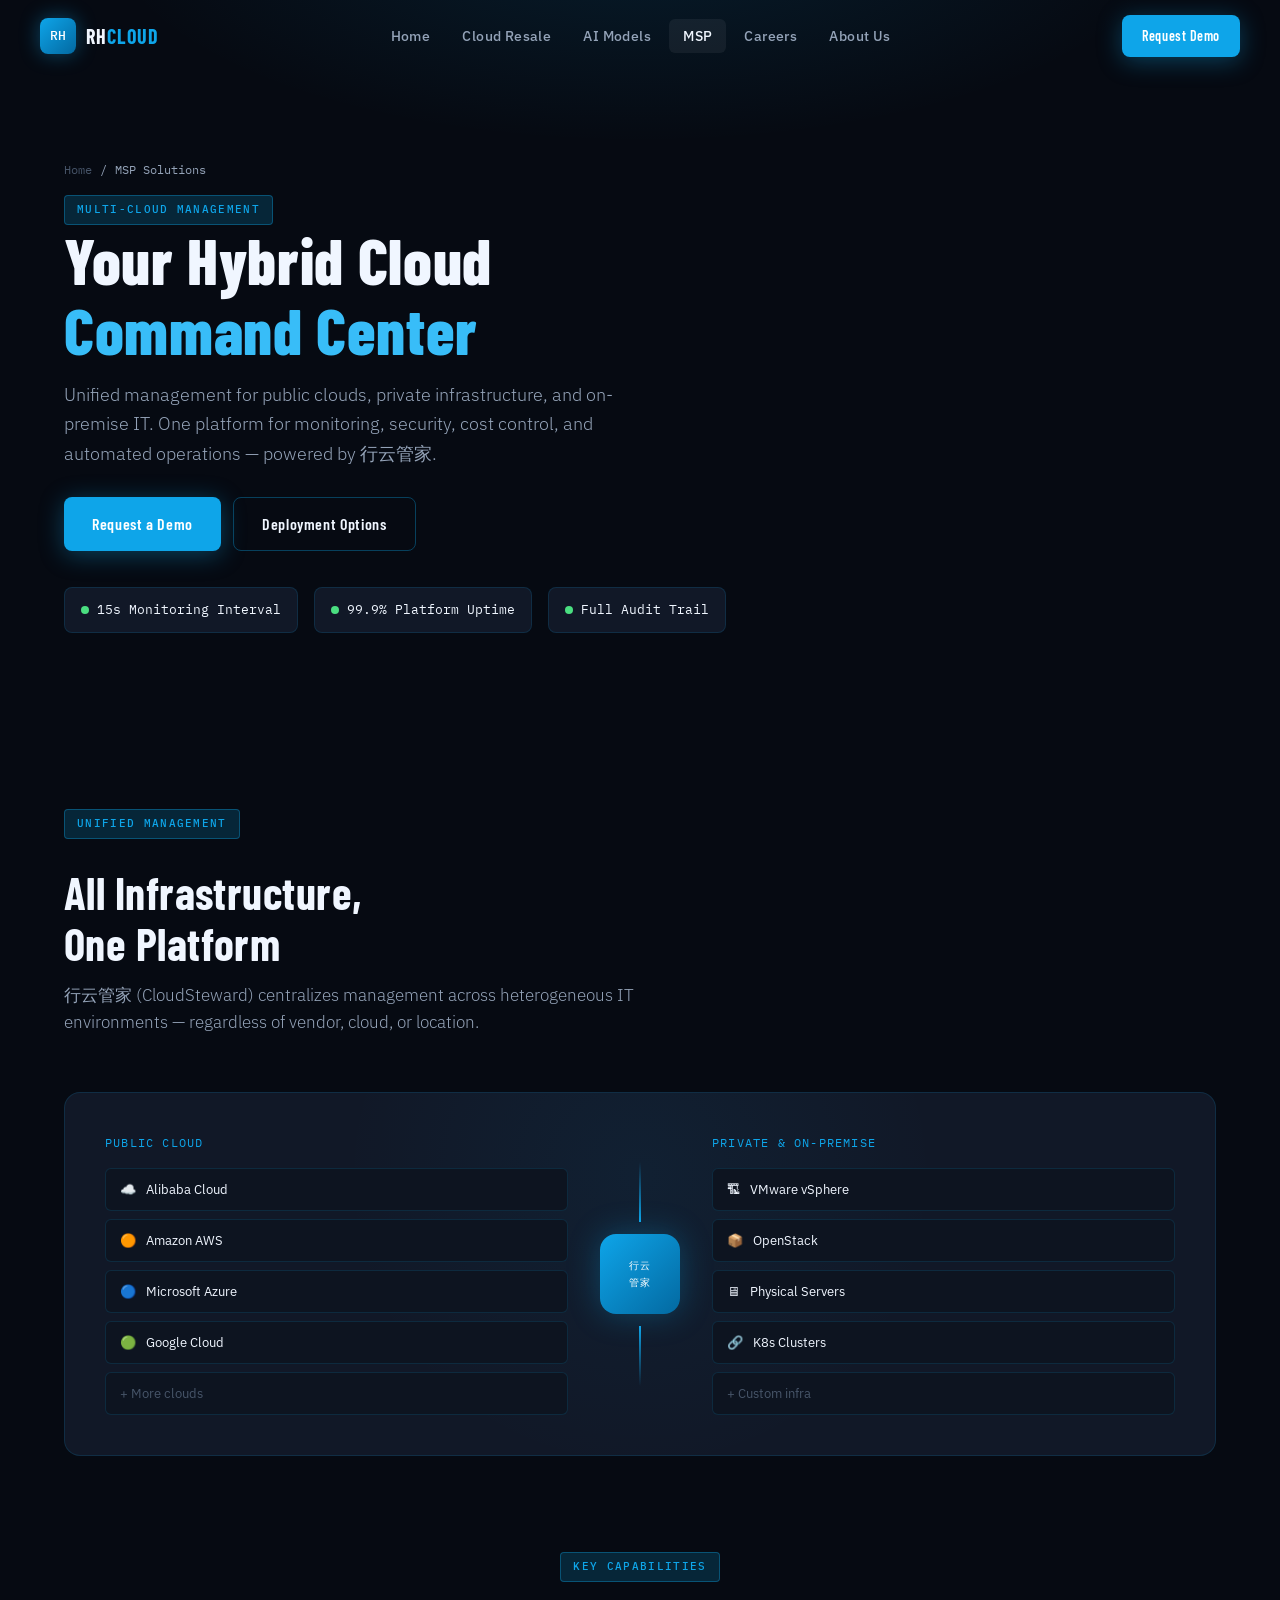
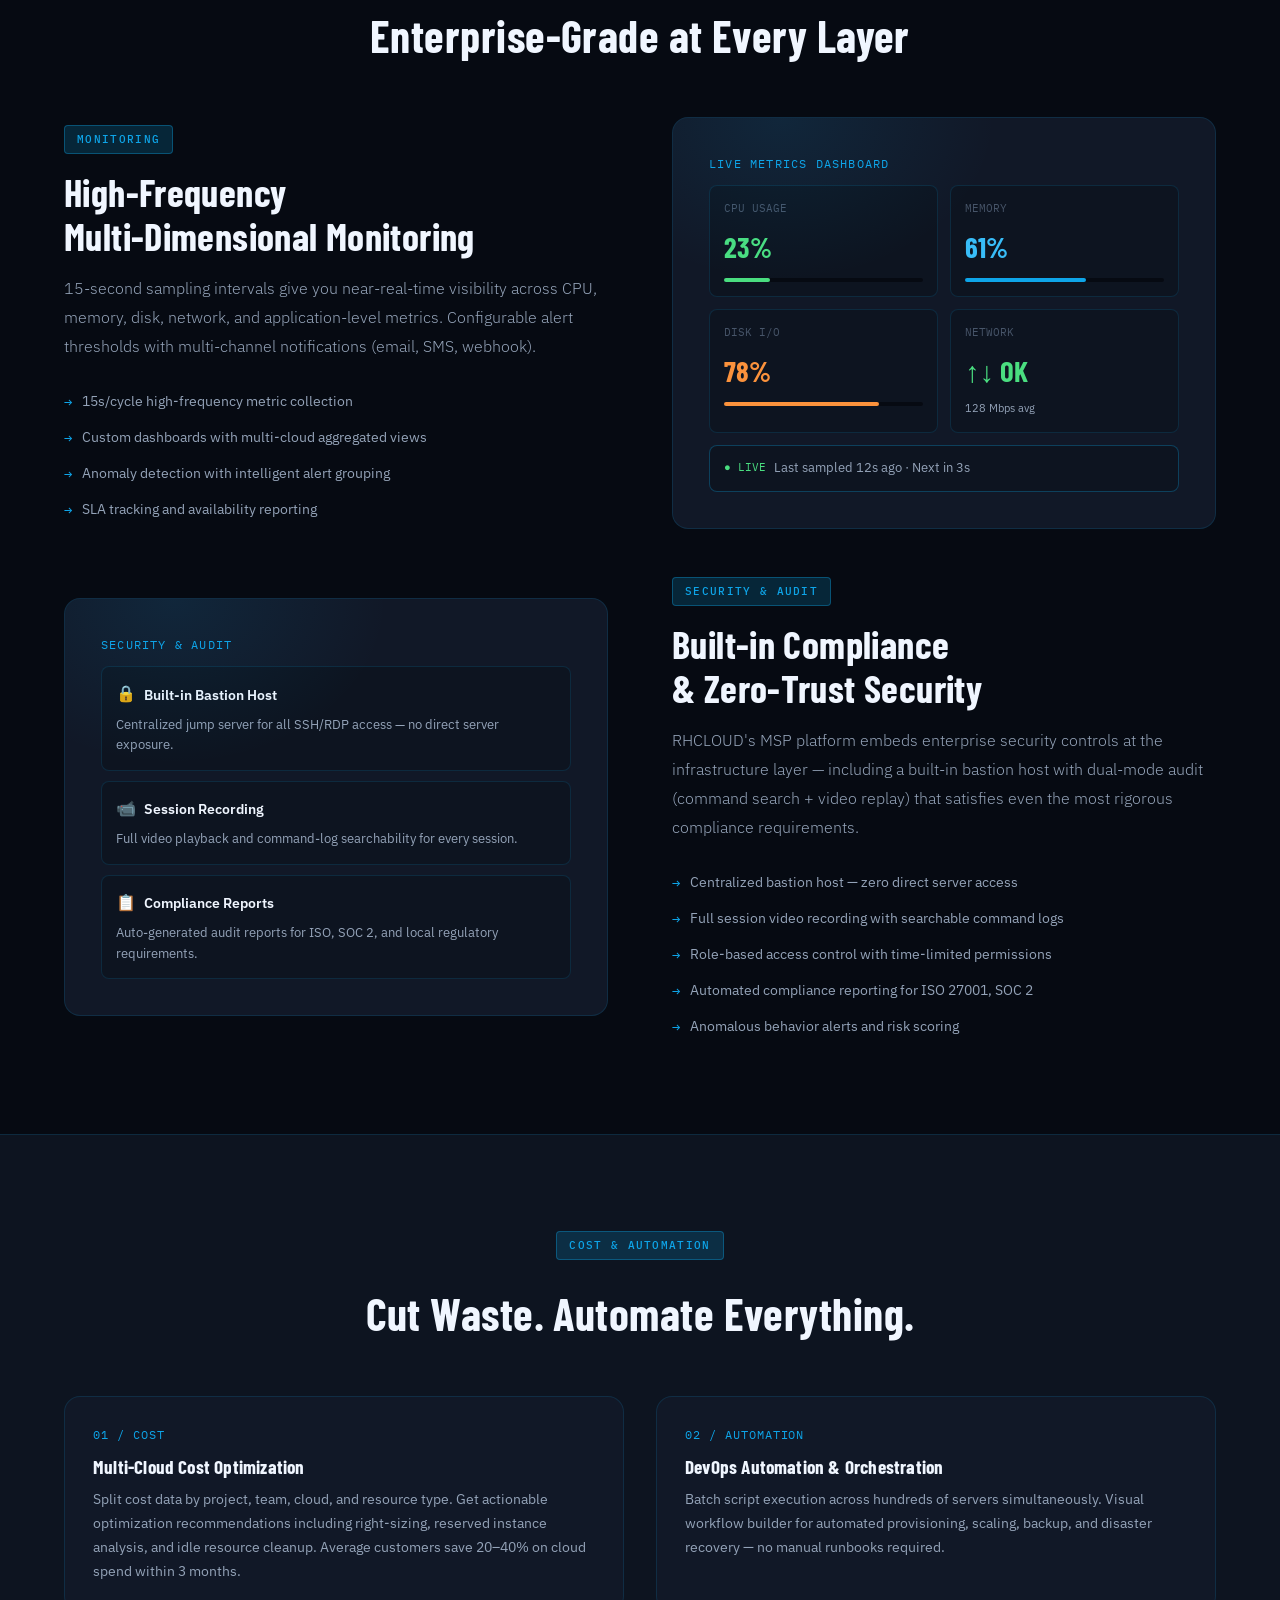
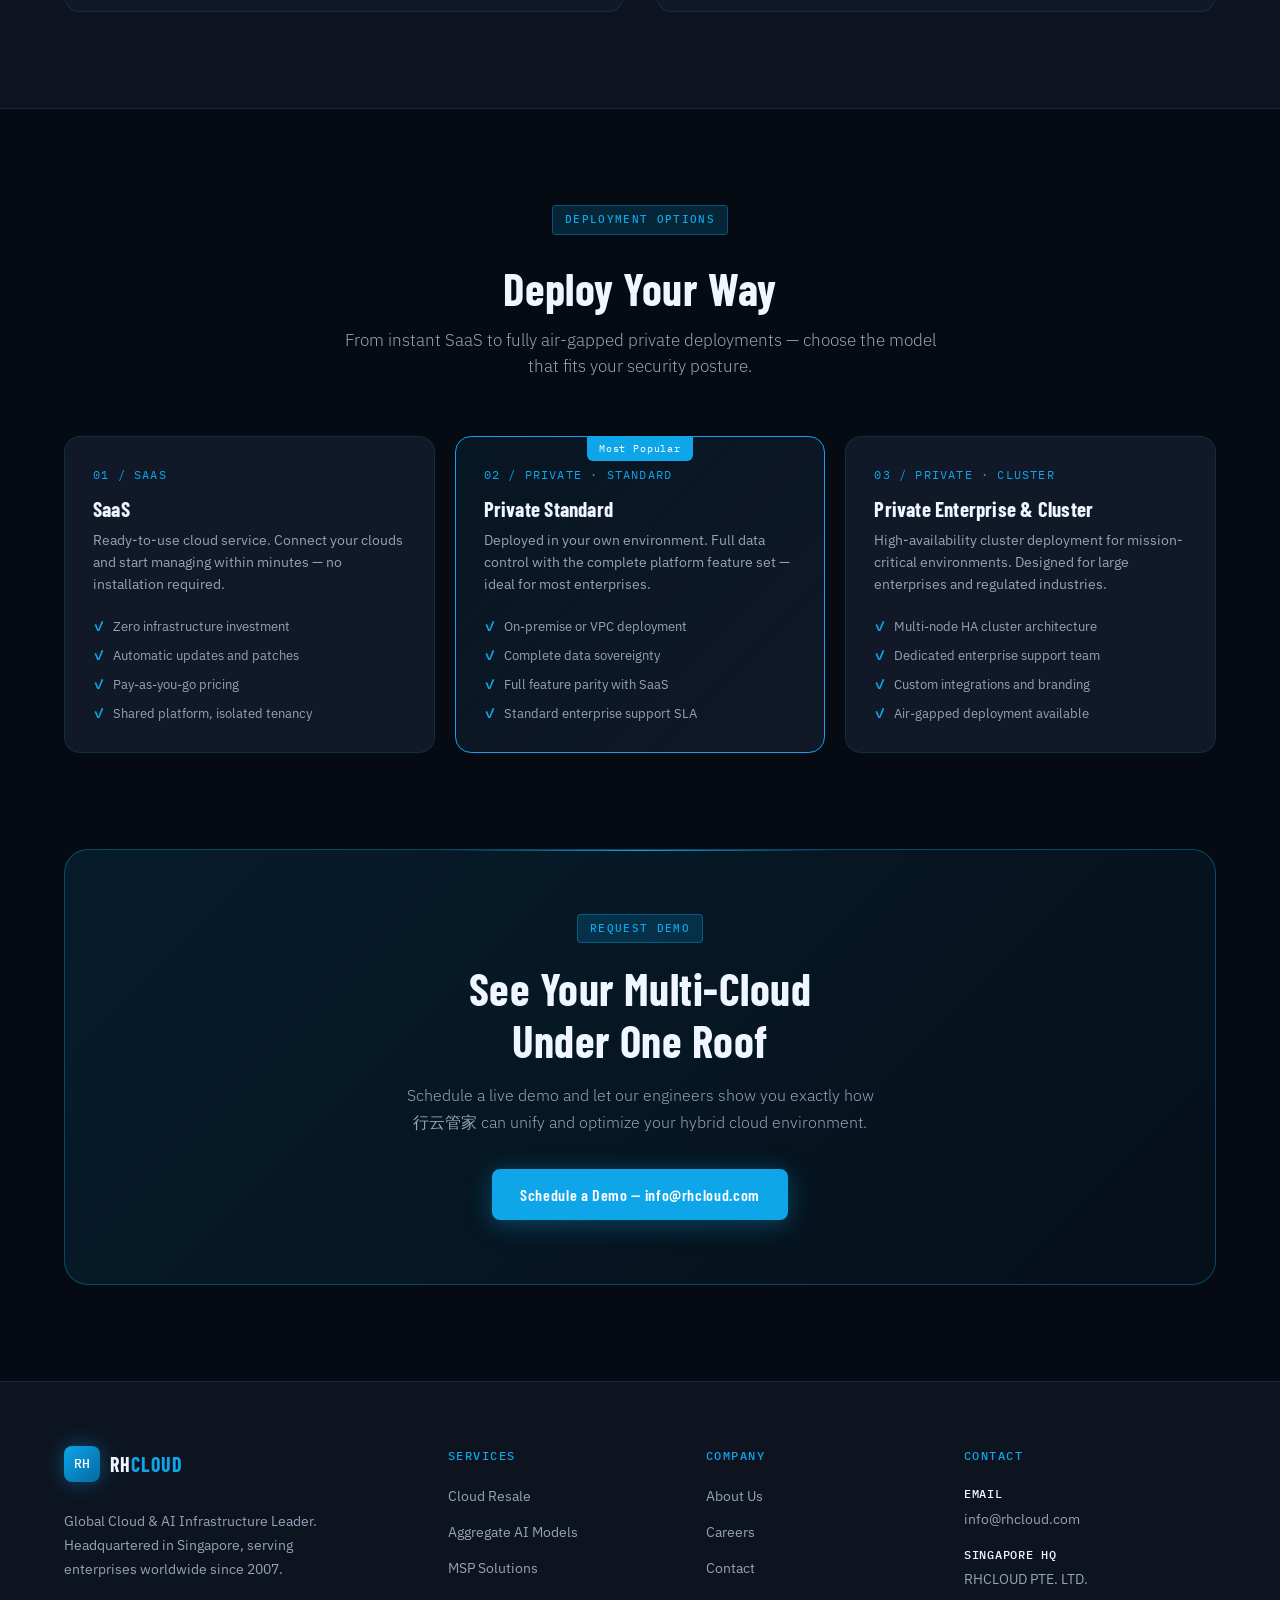
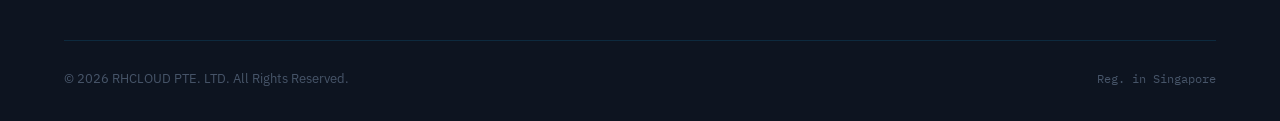
<file: msp.html>
<!DOCTYPE html>
<html lang="en">
<head>
  <meta charset="UTF-8">
  <meta name="viewport" content="width=device-width, initial-scale=1.0">
  <title>MSP Solutions — RHCLOUD PTE. LTD.</title>
  <meta name="description" content="Unified multi-cloud management platform. Manage public clouds, private clouds, and on-premise infrastructure with monitoring, security, cost optimization, and automation.">
  <link rel="stylesheet" href="styles.css">
  <style>
    .deploy-cards {
      display: grid; grid-template-columns: repeat(3,1fr); gap: 20px;
      margin-top: 40px;
    }

    .deploy-card {
      background: var(--bg-card); border: 1px solid var(--border);
      border-radius: var(--radius-lg); padding: 28px;
      transition: var(--transition); position: relative;
    }
    .deploy-card.featured {
      border-color: var(--accent);
      background: linear-gradient(135deg, rgba(14,165,233,0.08), var(--bg-card));
    }
    .deploy-card.featured::after {
      content: 'Most Popular';
      position: absolute; top: -1px; left: 50%; transform: translateX(-50%);
      background: var(--accent); color: #fff;
      font-family: var(--font-mono); font-size: 0.65rem;
      padding: 4px 12px; border-radius: 0 0 6px 6px;
      letter-spacing: 0.08em;
    }
    .deploy-card:hover { transform: translateY(-3px); box-shadow: var(--shadow-card); }
    .deploy-card .deploy-tier {
      font-family: var(--font-mono); font-size: 0.75rem;
      color: var(--accent); letter-spacing: 0.1em; margin-bottom: 12px;
    }
    .deploy-card h3 { font-size: 1.3rem; margin-bottom: 10px; }
    .deploy-card p { font-size: 0.85rem; color: var(--grey-light); margin-bottom: 20px; line-height: 1.6; }
    .deploy-card ul { display: flex; flex-direction: column; gap: 8px; }
    .deploy-card ul li {
      font-size: 0.82rem; color: var(--grey-light);
      display: flex; align-items: flex-start; gap: 8px;
    }
    .deploy-card ul li::before {
      content: '✓'; color: var(--accent); flex-shrink: 0; font-weight: 600;
    }

    .spec-row {
      display: grid; grid-template-columns: 1fr 1fr;
      gap: 3px; background: var(--border); border-radius: var(--radius); overflow: hidden;
      margin-top: 32px;
    }
    .spec-cell {
      background: var(--bg-card); padding: 14px 18px;
      font-size: 0.875rem;
    }
    .spec-cell.header {
      background: var(--bg-secondary);
      font-family: var(--font-mono); font-size: 0.72rem;
      letter-spacing: 0.08em; text-transform: uppercase;
      color: var(--grey-mid);
    }
    .spec-cell strong { color: var(--white); }

    .metric-badge {
      display: inline-flex; align-items: center; gap: 8px;
      background: var(--bg-card); border: 1px solid var(--border);
      border-radius: 8px; padding: 12px 16px;
      font-family: var(--font-mono); font-size: 0.8rem;
    }
    .metric-dot { width: 8px; height: 8px; border-radius: 50%; background: #4ade80; }

    @media (max-width: 768px) {
      .deploy-cards { grid-template-columns: 1fr; }
    }
  </style>
</head>
<body>

<!-- Navigation -->
<nav class="nav scrolled" id="nav">
  <div class="nav-inner">
    <a href="index.html" class="nav-logo">
      <div class="nav-logo-mark">RH</div>
      <span class="nav-logo-text">RH<span>CLOUD</span></span>
    </a>
    <ul class="nav-links">
      <li><a href="index.html">Home</a></li>
      <li><a href="cloud-resale.html">Cloud Resale</a></li>
      <li><a href="ai-models.html">AI Models</a></li>
      <li><a href="msp.html">MSP</a></li>
      <li><a href="careers.html">Careers</a></li>
      <li><a href="about.html">About Us</a></li>
    </ul>
    <div class="nav-cta">
      <a href="mailto:info@rhcloud.com" class="btn btn-primary" style="padding:10px 20px;font-size:0.875rem;">Request Demo</a>
    </div>
    <button class="nav-toggle" aria-label="Menu">
      <span></span><span></span><span></span>
    </button>
  </div>
</nav>

<div class="mobile-nav">
  <a href="index.html">Home</a>
  <a href="cloud-resale.html">Cloud Resale</a>
  <a href="ai-models.html">AI Models</a>
  <a href="msp.html">MSP</a>
  <a href="careers.html">Careers</a>
  <a href="about.html">About Us</a>
  <a href="mailto:info@rhcloud.com" class="btn btn-primary">Request Demo</a>
</div>

<!-- Page Hero -->
<div class="page-hero">
  <div class="container">
    <div class="breadcrumb animate-up">
      <a href="index.html">Home</a> <span>/</span> <span>MSP Solutions</span>
    </div>
    <span class="tag animate-up delay-1">Multi-Cloud Management</span>
    <h1 class="page-hero-title animate-up delay-2">Your Hybrid Cloud<br><span style="color:var(--accent-bright);">Command Center</span></h1>
    <p class="page-hero-sub animate-up delay-3">Unified management for public clouds, private infrastructure, and on-premise IT. One platform for monitoring, security, cost control, and automated operations — powered by 行云管家.</p>
    <div style="margin-top:28px;display:flex;gap:12px;flex-wrap:wrap;" class="animate-up delay-4">
      <a href="mailto:info@rhcloud.com" class="btn btn-primary">Request a Demo</a>
      <a href="#deploy" class="btn btn-outline">Deployment Options</a>
    </div>
    <div style="display:flex;gap:16px;flex-wrap:wrap;margin-top:36px;" class="animate-up delay-5">
      <div class="metric-badge"><span class="metric-dot"></span>15s Monitoring Interval</div>
      <div class="metric-badge"><span class="metric-dot"></span>99.9% Platform Uptime</div>
      <div class="metric-badge"><span class="metric-dot"></span>Full Audit Trail</div>
    </div>
  </div>
</div>

<!-- Unified Management -->
<section class="section">
  <div class="container">
    <div class="section-header reveal">
      <span class="tag">Unified Management</span>
      <h2 class="section-title" style="margin-top:12px;">All Infrastructure,<br>One Platform</h2>
      <p class="section-subtitle">行云管家 (CloudSteward) centralizes management across heterogeneous IT environments — regardless of vendor, cloud, or location.</p>
    </div>

    <div style="background:var(--bg-card);border:1px solid var(--border);border-radius:var(--radius-lg);padding:40px;position:relative;overflow:hidden;" class="reveal">
      <div style="position:absolute;top:-60%;left:50%;transform:translateX(-50%);width:600px;height:600px;background:radial-gradient(ellipse,rgba(14,165,233,0.06),transparent 70%);pointer-events:none;"></div>

      <div style="display:grid;grid-template-columns:1fr auto 1fr;gap:32px;align-items:center;position:relative;">
        <div>
          <div class="mono-label" style="margin-bottom:16px;">Public Cloud</div>
          <div style="display:flex;flex-direction:column;gap:8px;">
            <div style="background:var(--bg-secondary);border:1px solid var(--border);border-radius:6px;padding:10px 14px;font-size:0.82rem;display:flex;align-items:center;gap:10px;"><span>☁️</span> Alibaba Cloud</div>
            <div style="background:var(--bg-secondary);border:1px solid var(--border);border-radius:6px;padding:10px 14px;font-size:0.82rem;display:flex;align-items:center;gap:10px;"><span>🟠</span> Amazon AWS</div>
            <div style="background:var(--bg-secondary);border:1px solid var(--border);border-radius:6px;padding:10px 14px;font-size:0.82rem;display:flex;align-items:center;gap:10px;"><span>🔵</span> Microsoft Azure</div>
            <div style="background:var(--bg-secondary);border:1px solid var(--border);border-radius:6px;padding:10px 14px;font-size:0.82rem;display:flex;align-items:center;gap:10px;"><span>🟢</span> Google Cloud</div>
            <div style="background:var(--bg-secondary);border:1px solid var(--border);border-radius:6px;padding:10px 14px;font-size:0.82rem;display:flex;align-items:center;gap:10px;color:var(--grey-mid);">+ More clouds</div>
          </div>
        </div>

        <div style="display:flex;flex-direction:column;align-items:center;gap:12px;">
          <div style="width:2px;height:60px;background:linear-gradient(to bottom,transparent,var(--accent));"></div>
          <div style="width:80px;height:80px;background:linear-gradient(135deg,var(--accent),var(--accent-dim));border-radius:16px;display:flex;align-items:center;justify-content:center;box-shadow:0 0 32px rgba(14,165,233,0.3);font-family:var(--font-mono);font-size:0.65rem;color:#fff;text-align:center;letter-spacing:0.08em;padding:8px;">行云<br>管家</div>
          <div style="width:2px;height:60px;background:linear-gradient(to bottom,var(--accent),transparent);"></div>
        </div>

        <div>
          <div class="mono-label" style="margin-bottom:16px;">Private &amp; On-Premise</div>
          <div style="display:flex;flex-direction:column;gap:8px;">
            <div style="background:var(--bg-secondary);border:1px solid var(--border);border-radius:6px;padding:10px 14px;font-size:0.82rem;display:flex;align-items:center;gap:10px;"><span>🏗</span> VMware vSphere</div>
            <div style="background:var(--bg-secondary);border:1px solid var(--border);border-radius:6px;padding:10px 14px;font-size:0.82rem;display:flex;align-items:center;gap:10px;"><span>📦</span> OpenStack</div>
            <div style="background:var(--bg-secondary);border:1px solid var(--border);border-radius:6px;padding:10px 14px;font-size:0.82rem;display:flex;align-items:center;gap:10px;"><span>🖥</span> Physical Servers</div>
            <div style="background:var(--bg-secondary);border:1px solid var(--border);border-radius:6px;padding:10px 14px;font-size:0.82rem;display:flex;align-items:center;gap:10px;"><span>🔗</span> K8s Clusters</div>
            <div style="background:var(--bg-secondary);border:1px solid var(--border);border-radius:6px;padding:10px 14px;font-size:0.82rem;display:flex;align-items:center;gap:10px;color:var(--grey-mid);">+ Custom infra</div>
          </div>
        </div>
      </div>
    </div>
  </div>
</section>

<!-- Key Capabilities -->
<section class="section" style="padding-top:0;">
  <div class="container">
    <div class="section-header center reveal">
      <span class="tag">Key Capabilities</span>
      <h2 class="section-title" style="margin-top:12px;">Enterprise-Grade at Every Layer</h2>
    </div>

    <div style="display:flex;flex-direction:column;gap:48px;">

      <div class="feature-row reveal">
        <div class="feature-content">
          <span class="tag">Monitoring</span>
          <h2 class="feature-title" style="margin-top:16px;">High-Frequency<br>Multi-Dimensional Monitoring</h2>
          <p class="feature-body">15-second sampling intervals give you near-real-time visibility across CPU, memory, disk, network, and application-level metrics. Configurable alert thresholds with multi-channel notifications (email, SMS, webhook).</p>
          <ul class="feature-list">
            <li>15s/cycle high-frequency metric collection</li>
            <li>Custom dashboards with multi-cloud aggregated views</li>
            <li>Anomaly detection with intelligent alert grouping</li>
            <li>SLA tracking and availability reporting</li>
          </ul>
        </div>
        <div class="feature-visual">
          <span class="mono-label">Live Metrics Dashboard</span>
          <div style="display:grid;grid-template-columns:1fr 1fr;gap:12px;margin-top:12px;">
            <div style="background:var(--bg-secondary);border:1px solid var(--border);border-radius:8px;padding:14px;">
              <div style="font-family:var(--font-mono);font-size:0.7rem;color:var(--grey-mid);margin-bottom:6px;">CPU USAGE</div>
              <div style="font-family:var(--font-display);font-size:1.8rem;font-weight:700;color:#4ade80;">23%</div>
              <div style="height:4px;background:var(--bg-primary);border-radius:2px;margin-top:8px;"><div style="height:4px;width:23%;background:#4ade80;border-radius:2px;"></div></div>
            </div>
            <div style="background:var(--bg-secondary);border:1px solid var(--border);border-radius:8px;padding:14px;">
              <div style="font-family:var(--font-mono);font-size:0.7rem;color:var(--grey-mid);margin-bottom:6px;">MEMORY</div>
              <div style="font-family:var(--font-display);font-size:1.8rem;font-weight:700;color:var(--accent-bright);">61%</div>
              <div style="height:4px;background:var(--bg-primary);border-radius:2px;margin-top:8px;"><div style="height:4px;width:61%;background:var(--accent);border-radius:2px;"></div></div>
            </div>
            <div style="background:var(--bg-secondary);border:1px solid var(--border);border-radius:8px;padding:14px;">
              <div style="font-family:var(--font-mono);font-size:0.7rem;color:var(--grey-mid);margin-bottom:6px;">DISK I/O</div>
              <div style="font-family:var(--font-display);font-size:1.8rem;font-weight:700;color:#fb923c;">78%</div>
              <div style="height:4px;background:var(--bg-primary);border-radius:2px;margin-top:8px;"><div style="height:4px;width:78%;background:#fb923c;border-radius:2px;"></div></div>
            </div>
            <div style="background:var(--bg-secondary);border:1px solid var(--border);border-radius:8px;padding:14px;">
              <div style="font-family:var(--font-mono);font-size:0.7rem;color:var(--grey-mid);margin-bottom:6px;">NETWORK</div>
              <div style="font-family:var(--font-display);font-size:1.8rem;font-weight:700;color:#4ade80;">↑↓ OK</div>
              <div style="font-size:0.7rem;color:var(--grey-light);margin-top:6px;">128 Mbps avg</div>
            </div>
          </div>
          <div style="background:var(--bg-secondary);border:1px solid rgba(14,165,233,0.3);border-radius:8px;padding:12px 14px;margin-top:12px;display:flex;align-items:center;gap:8px;">
            <span style="color:#4ade80;font-family:var(--font-mono);font-size:0.7rem;">● LIVE</span>
            <span style="font-size:0.8rem;color:var(--grey-light);">Last sampled 12s ago · Next in 3s</span>
          </div>
        </div>
      </div>

      <div class="feature-row reveal">
        <div class="feature-visual" style="order:-1;">
          <span class="mono-label">Security &amp; Audit</span>
          <div style="display:flex;flex-direction:column;gap:10px;margin-top:12px;">
            <div style="background:var(--bg-secondary);border:1px solid var(--border);border-radius:8px;padding:14px;">
              <div style="display:flex;align-items:center;gap:8px;margin-bottom:8px;">
                <span style="font-size:1rem;">🔒</span>
                <span style="font-weight:600;font-size:0.9rem;">Built-in Bastion Host</span>
              </div>
              <p style="font-size:0.8rem;color:var(--grey-light);">Centralized jump server for all SSH/RDP access — no direct server exposure.</p>
            </div>
            <div style="background:var(--bg-secondary);border:1px solid var(--border);border-radius:8px;padding:14px;">
              <div style="display:flex;align-items:center;gap:8px;margin-bottom:8px;">
                <span style="font-size:1rem;">📹</span>
                <span style="font-weight:600;font-size:0.9rem;">Session Recording</span>
              </div>
              <p style="font-size:0.8rem;color:var(--grey-light);">Full video playback and command-log searchability for every session.</p>
            </div>
            <div style="background:var(--bg-secondary);border:1px solid var(--border);border-radius:8px;padding:14px;">
              <div style="display:flex;align-items:center;gap:8px;margin-bottom:8px;">
                <span style="font-size:1rem;">📋</span>
                <span style="font-weight:600;font-size:0.9rem;">Compliance Reports</span>
              </div>
              <p style="font-size:0.8rem;color:var(--grey-light);">Auto-generated audit reports for ISO, SOC 2, and local regulatory requirements.</p>
            </div>
          </div>
        </div>

        <div class="feature-content">
          <span class="tag">Security &amp; Audit</span>
          <h2 class="feature-title" style="margin-top:16px;">Built-in Compliance<br>&amp; Zero-Trust Security</h2>
          <p class="feature-body">RHCLOUD's MSP platform embeds enterprise security controls at the infrastructure layer — including a built-in bastion host with dual-mode audit (command search + video replay) that satisfies even the most rigorous compliance requirements.</p>
          <ul class="feature-list">
            <li>Centralized bastion host — zero direct server access</li>
            <li>Full session video recording with searchable command logs</li>
            <li>Role-based access control with time-limited permissions</li>
            <li>Automated compliance reporting for ISO 27001, SOC 2</li>
            <li>Anomalous behavior alerts and risk scoring</li>
          </ul>
        </div>
      </div>

    </div>
  </div>
</section>

<!-- Cost + Automation -->
<section class="section" style="background:var(--bg-secondary);border-top:1px solid var(--border);border-bottom:1px solid var(--border);">
  <div class="container">
    <div class="section-header center reveal">
      <span class="tag">Cost &amp; Automation</span>
      <h2 class="section-title" style="margin-top:12px;">Cut Waste. Automate Everything.</h2>
    </div>
    <div class="grid-2">
      <div class="capability-card reveal">
        <span class="num">01 / COST</span>
        <h3>Multi-Cloud Cost Optimization</h3>
        <p>Split cost data by project, team, cloud, and resource type. Get actionable optimization recommendations including right-sizing, reserved instance analysis, and idle resource cleanup. Average customers save 20–40% on cloud spend within 3 months.</p>
      </div>
      <div class="capability-card reveal" style="animation-delay:0.1s;">
        <span class="num">02 / AUTOMATION</span>
        <h3>DevOps Automation &amp; Orchestration</h3>
        <p>Batch script execution across hundreds of servers simultaneously. Visual workflow builder for automated provisioning, scaling, backup, and disaster recovery — no manual runbooks required.</p>
      </div>
    </div>
  </div>
</section>

<!-- Deployment Options -->
<section class="section" id="deploy">
  <div class="container">
    <div class="section-header center reveal">
      <span class="tag">Deployment Options</span>
      <h2 class="section-title" style="margin-top:12px;">Deploy Your Way</h2>
      <p class="section-subtitle" style="margin:12px auto 0;">From instant SaaS to fully air-gapped private deployments — choose the model that fits your security posture.</p>
    </div>

    <div class="deploy-cards">
      <div class="deploy-card reveal">
        <div class="deploy-tier">01 / SAAS</div>
        <h3>SaaS</h3>
        <p>Ready-to-use cloud service. Connect your clouds and start managing within minutes — no installation required.</p>
        <ul>
          <li>Zero infrastructure investment</li>
          <li>Automatic updates and patches</li>
          <li>Pay-as-you-go pricing</li>
          <li>Shared platform, isolated tenancy</li>
        </ul>
      </div>

      <div class="deploy-card featured reveal" style="animation-delay:0.15s;">
        <div class="deploy-tier">02 / PRIVATE · STANDARD</div>
        <h3>Private Standard</h3>
        <p>Deployed in your own environment. Full data control with the complete platform feature set — ideal for most enterprises.</p>
        <ul>
          <li>On-premise or VPC deployment</li>
          <li>Complete data sovereignty</li>
          <li>Full feature parity with SaaS</li>
          <li>Standard enterprise support SLA</li>
        </ul>
      </div>

      <div class="deploy-card reveal" style="animation-delay:0.3s;">
        <div class="deploy-tier">03 / PRIVATE · CLUSTER</div>
        <h3>Private Enterprise &amp; Cluster</h3>
        <p>High-availability cluster deployment for mission-critical environments. Designed for large enterprises and regulated industries.</p>
        <ul>
          <li>Multi-node HA cluster architecture</li>
          <li>Dedicated enterprise support team</li>
          <li>Custom integrations and branding</li>
          <li>Air-gapped deployment available</li>
        </ul>
      </div>
    </div>
  </div>
</section>

<!-- CTA -->
<section class="section" style="padding-top:0;">
  <div class="container">
    <div class="cta-section reveal">
      <span class="tag" style="margin-bottom:20px;">Request Demo</span>
      <h2 class="section-title" style="margin-bottom:16px;">See Your Multi-Cloud<br>Under One Roof</h2>
      <p style="color:var(--grey-light);max-width:480px;margin:0 auto 32px;font-weight:300;line-height:1.7;">Schedule a live demo and let our engineers show you exactly how 行云管家 can unify and optimize your hybrid cloud environment.</p>
      <a href="mailto:info@rhcloud.com" class="btn btn-primary">Schedule a Demo — info@rhcloud.com</a>
    </div>
  </div>
</section>

<!-- Footer -->
<footer>
  <div class="container">
    <div class="footer-grid">
      <div class="footer-brand">
        <a href="index.html" class="nav-logo" style="margin-bottom:12px;display:inline-flex;">
          <div class="nav-logo-mark">RH</div>
          <span class="nav-logo-text">RH<span>CLOUD</span></span>
        </a>
        <p class="footer-brand-desc">Global Cloud & AI Infrastructure Leader. Headquartered in Singapore, serving enterprises worldwide since 2007.</p>
      </div>
      <div class="footer-col">
        <div class="footer-col-title">Services</div>
        <ul>
          <li><a href="cloud-resale.html">Cloud Resale</a></li>
          <li><a href="ai-models.html">Aggregate AI Models</a></li>
          <li><a href="msp.html">MSP Solutions</a></li>
        </ul>
      </div>
      <div class="footer-col">
        <div class="footer-col-title">Company</div>
        <ul>
          <li><a href="about.html">About Us</a></li>
          <li><a href="careers.html">Careers</a></li>
          <li><a href="mailto:info@rhcloud.com">Contact</a></li>
        </ul>
      </div>
      <div class="footer-col footer-contact">
        <div class="footer-col-title">Contact</div>
        <p>
          <strong>Email</strong>
          info@rhcloud.com
          <strong>Singapore HQ</strong>
          RHCLOUD PTE. LTD.
        </p>
      </div>
    </div>
    <div class="footer-bottom">
      <span>© 2026 RHCLOUD PTE. LTD. All Rights Reserved.</span>
      <span style="font-family:var(--font-mono);font-size:0.75rem;color:var(--grey-mid);">Reg. in Singapore</span>
    </div>
  </div>
</footer>

<script src="main.js"></script>
</body>
</html>
</file>
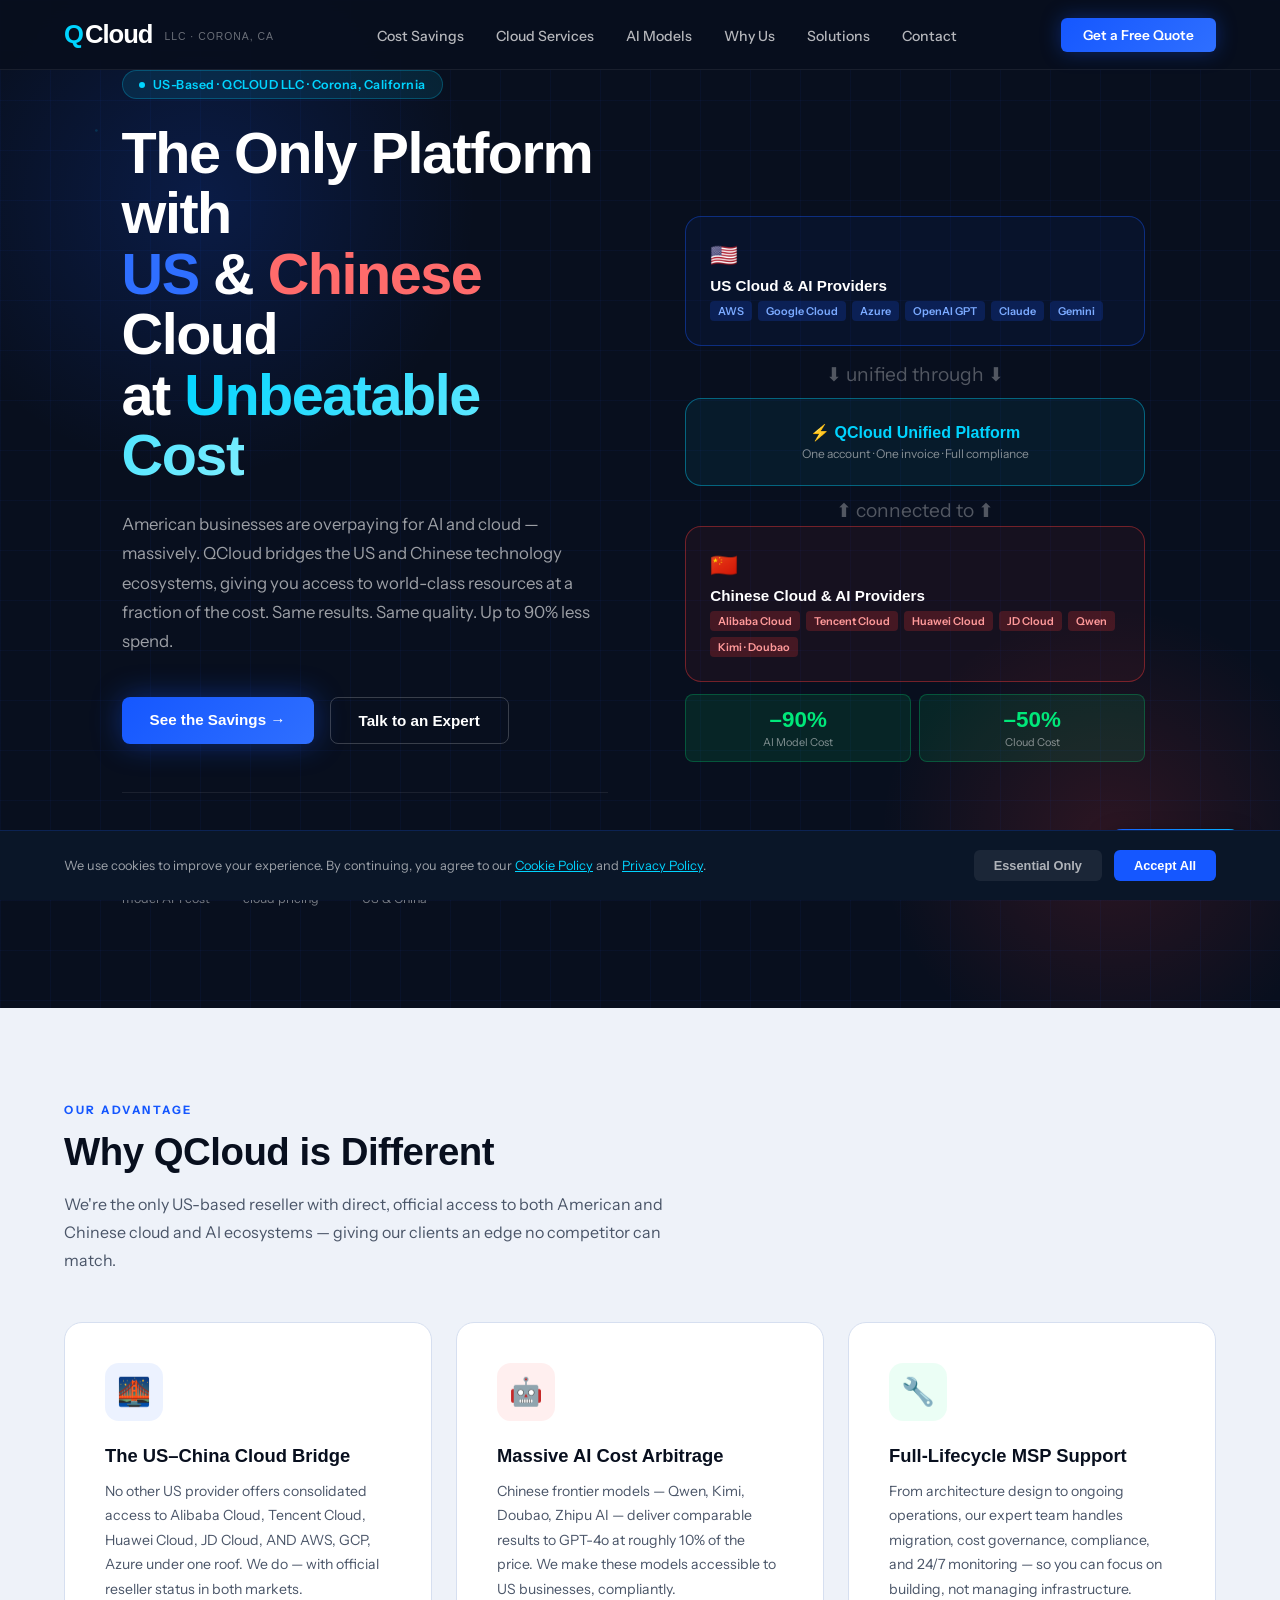
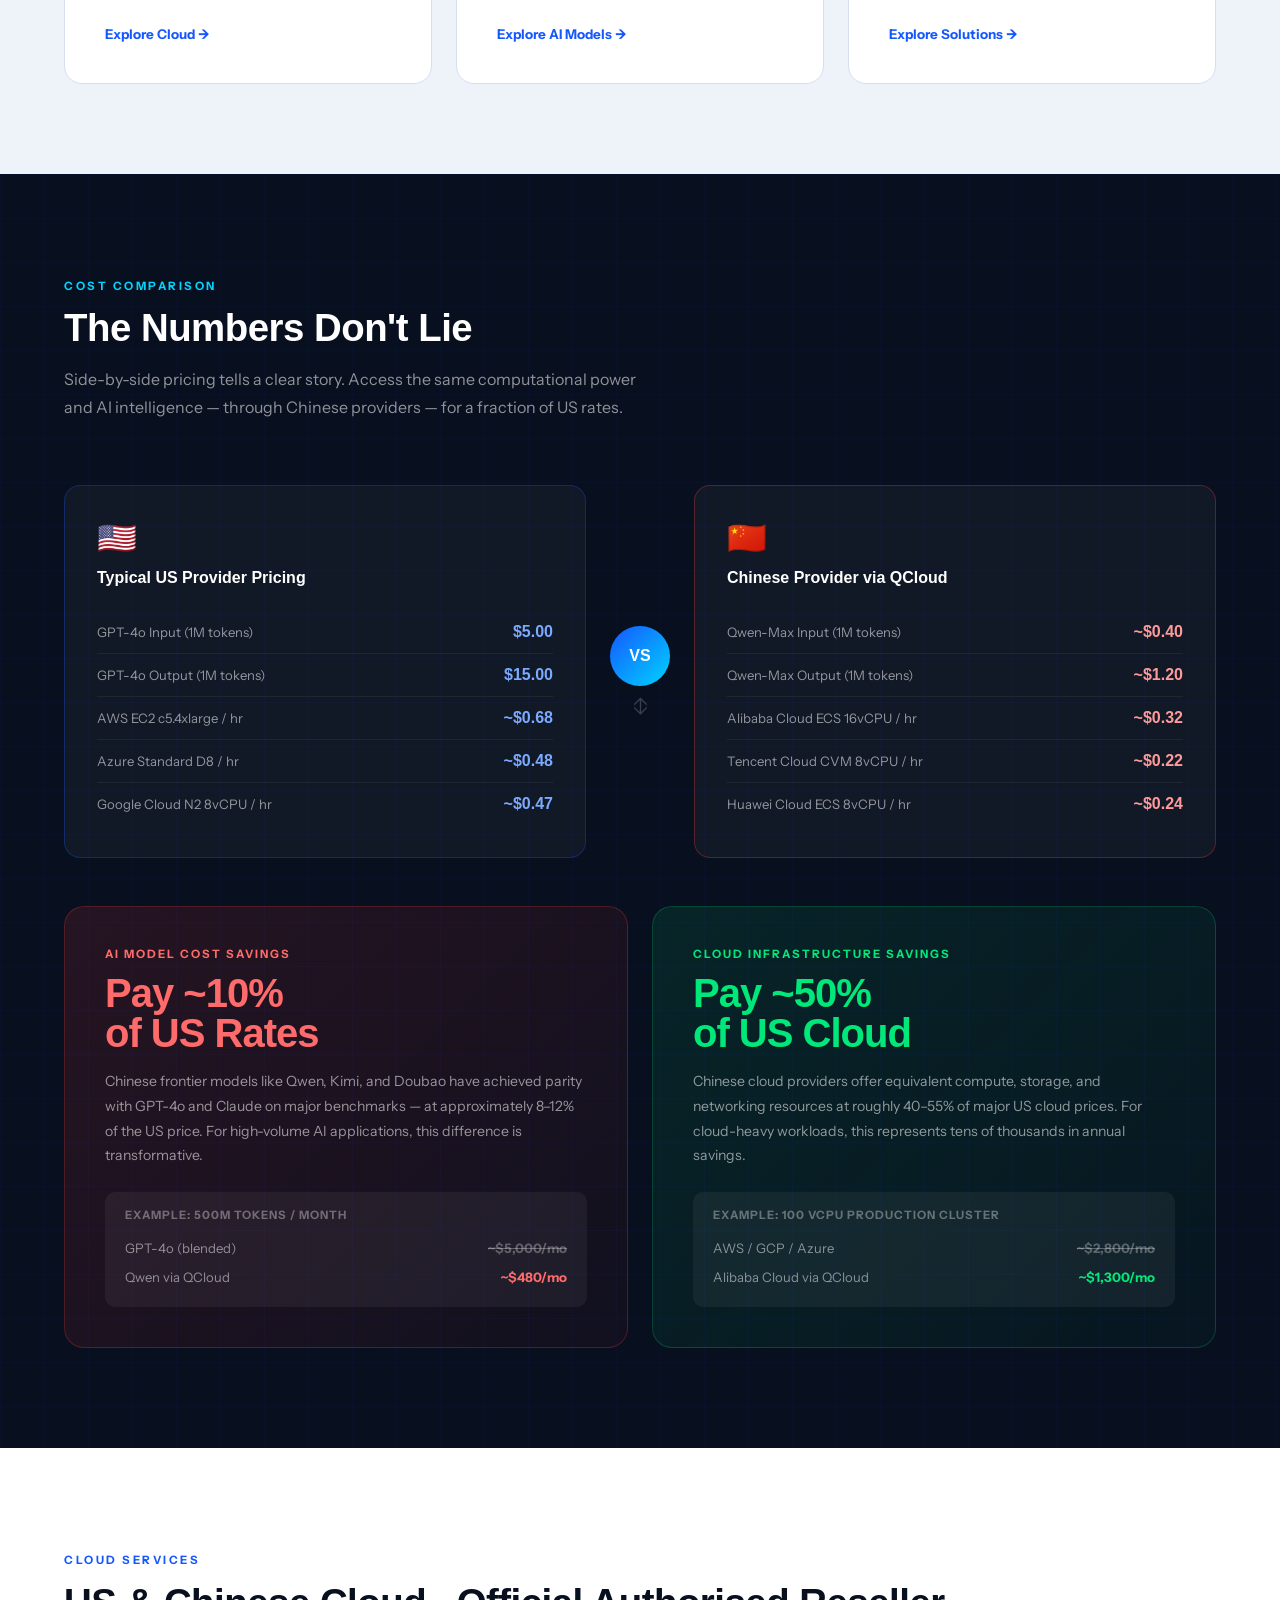
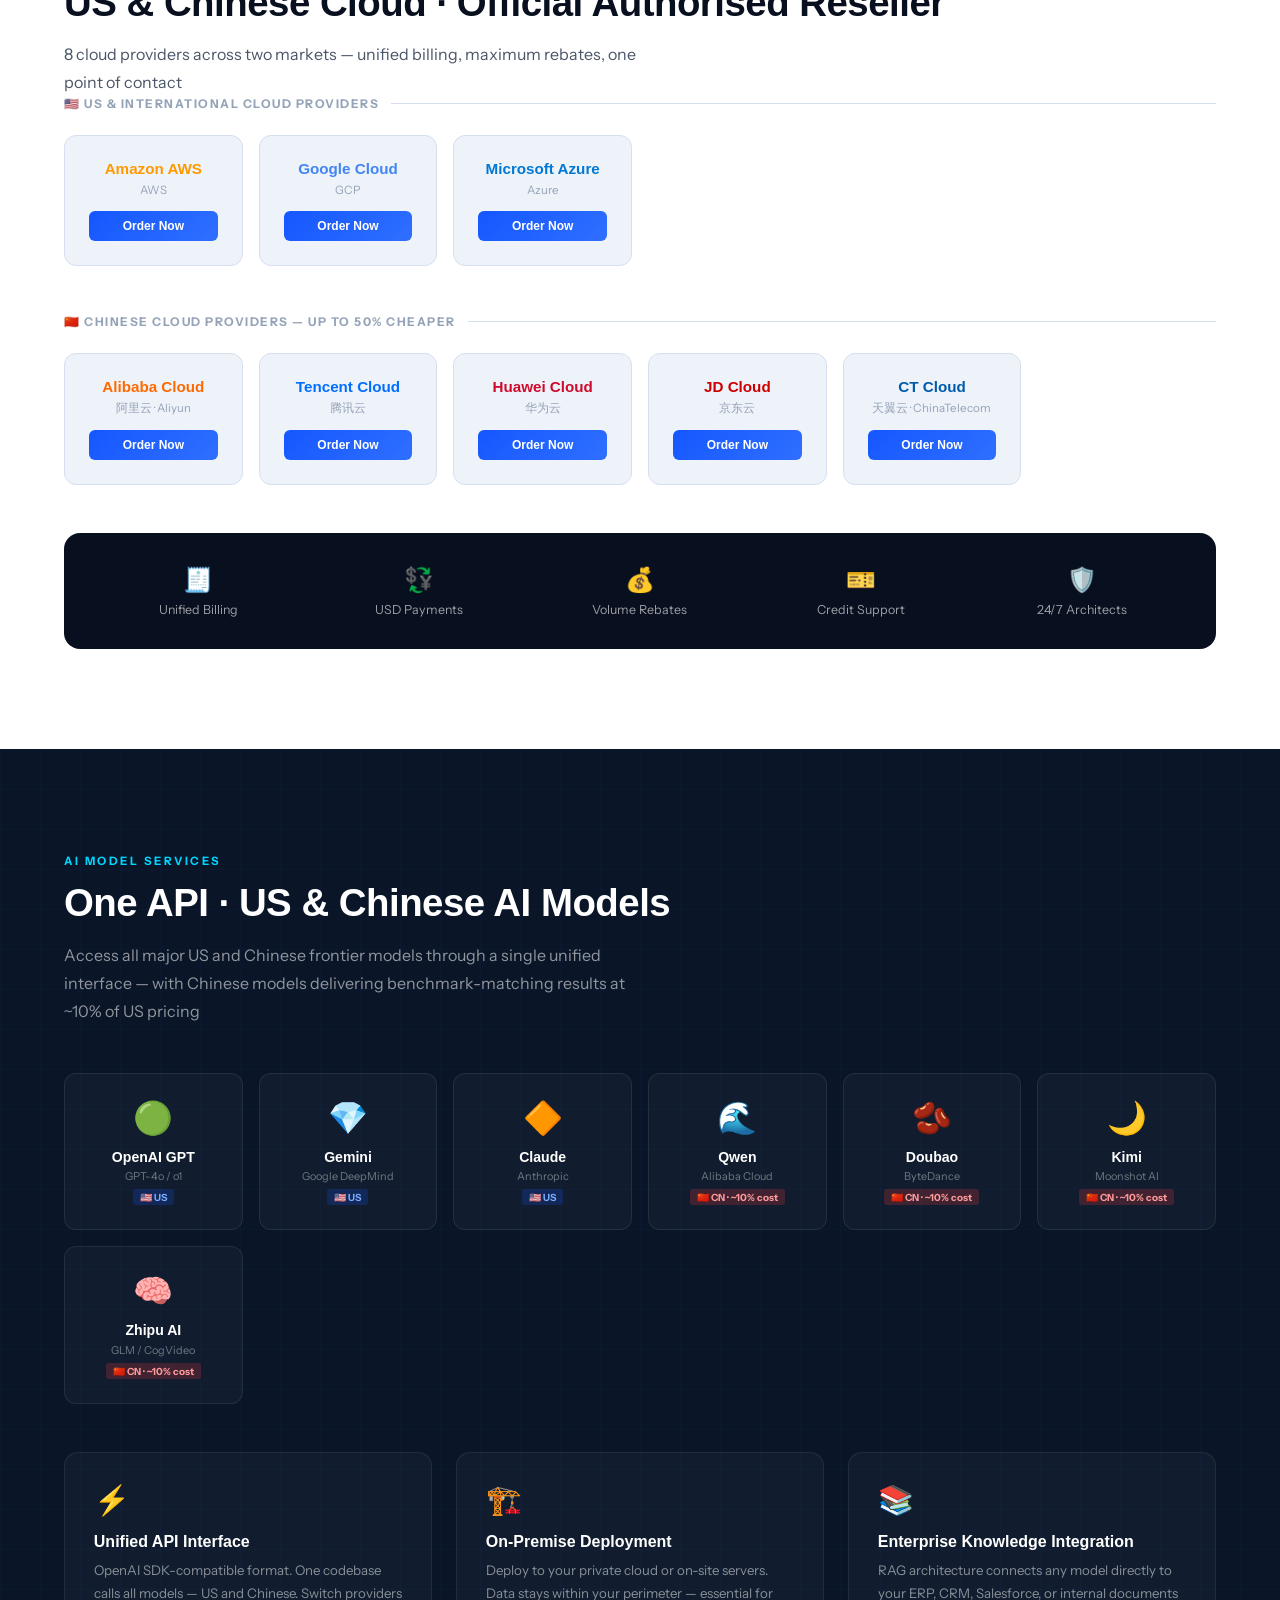
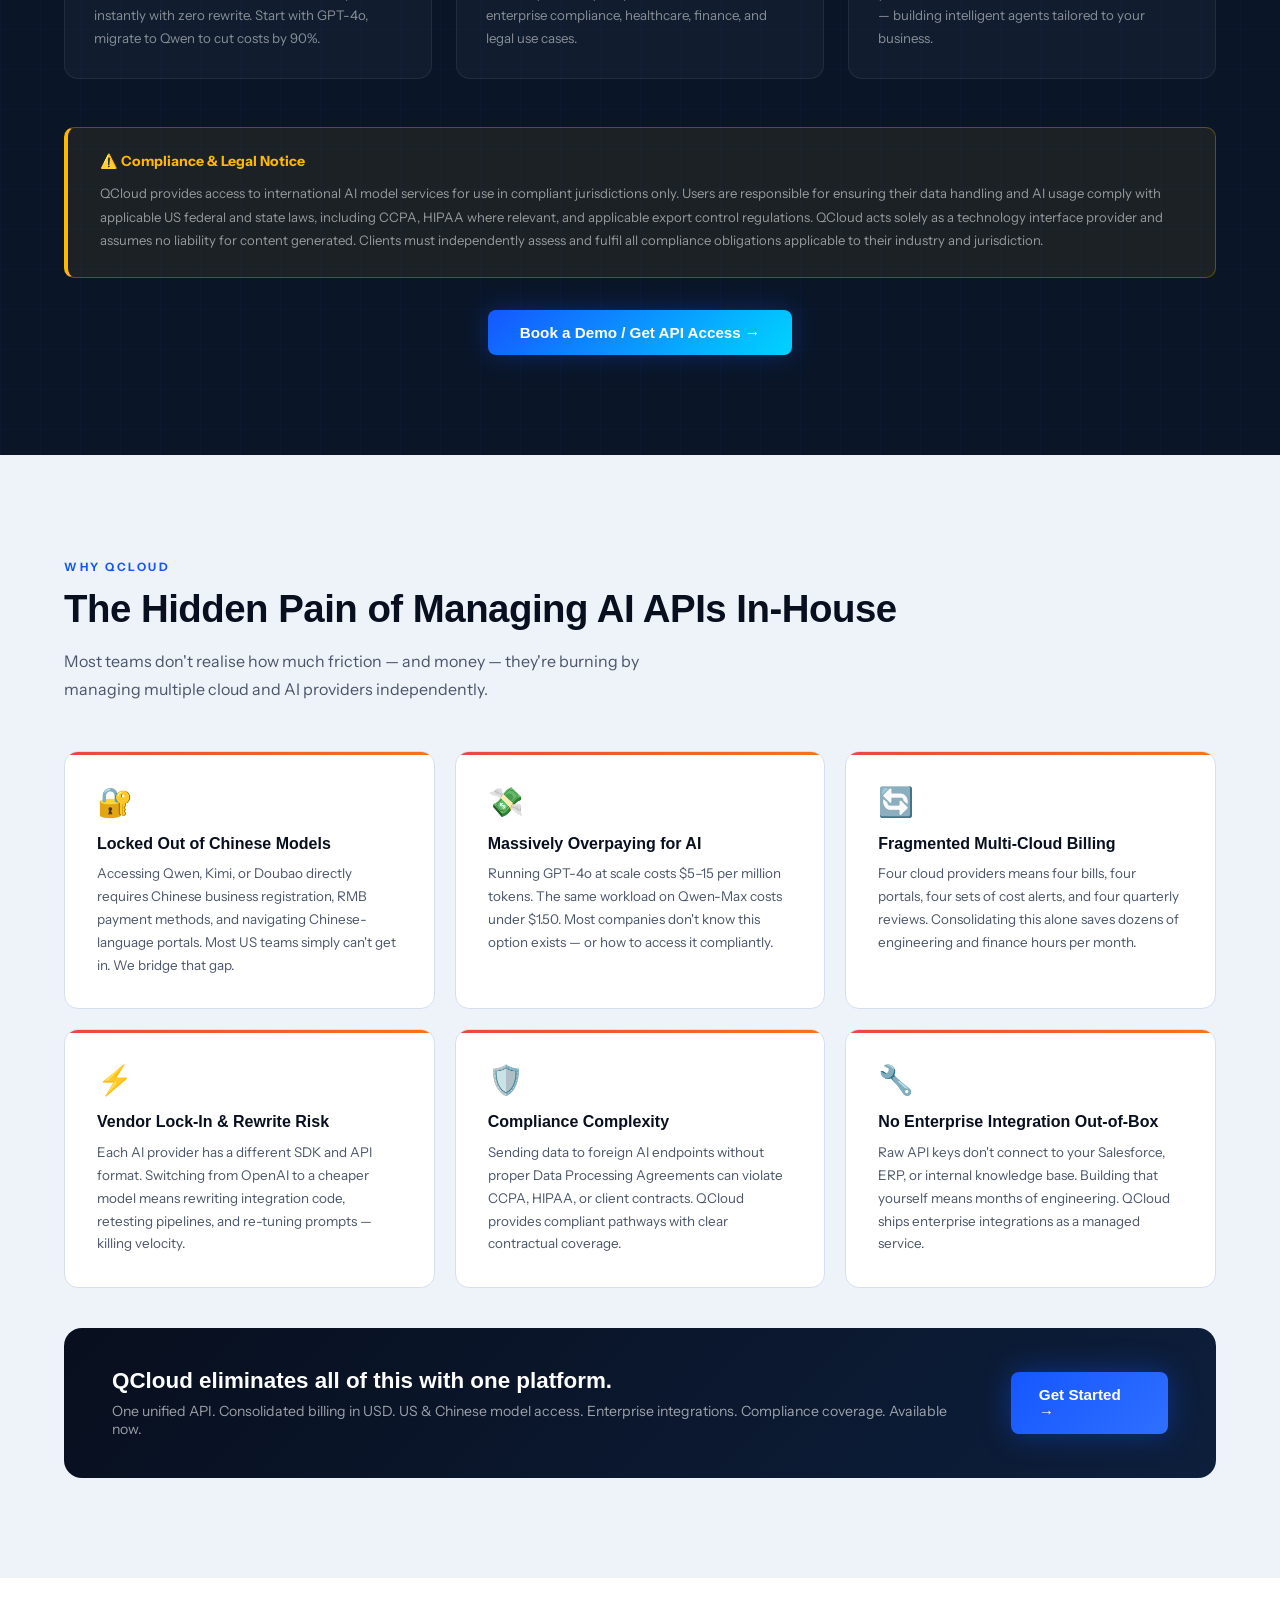
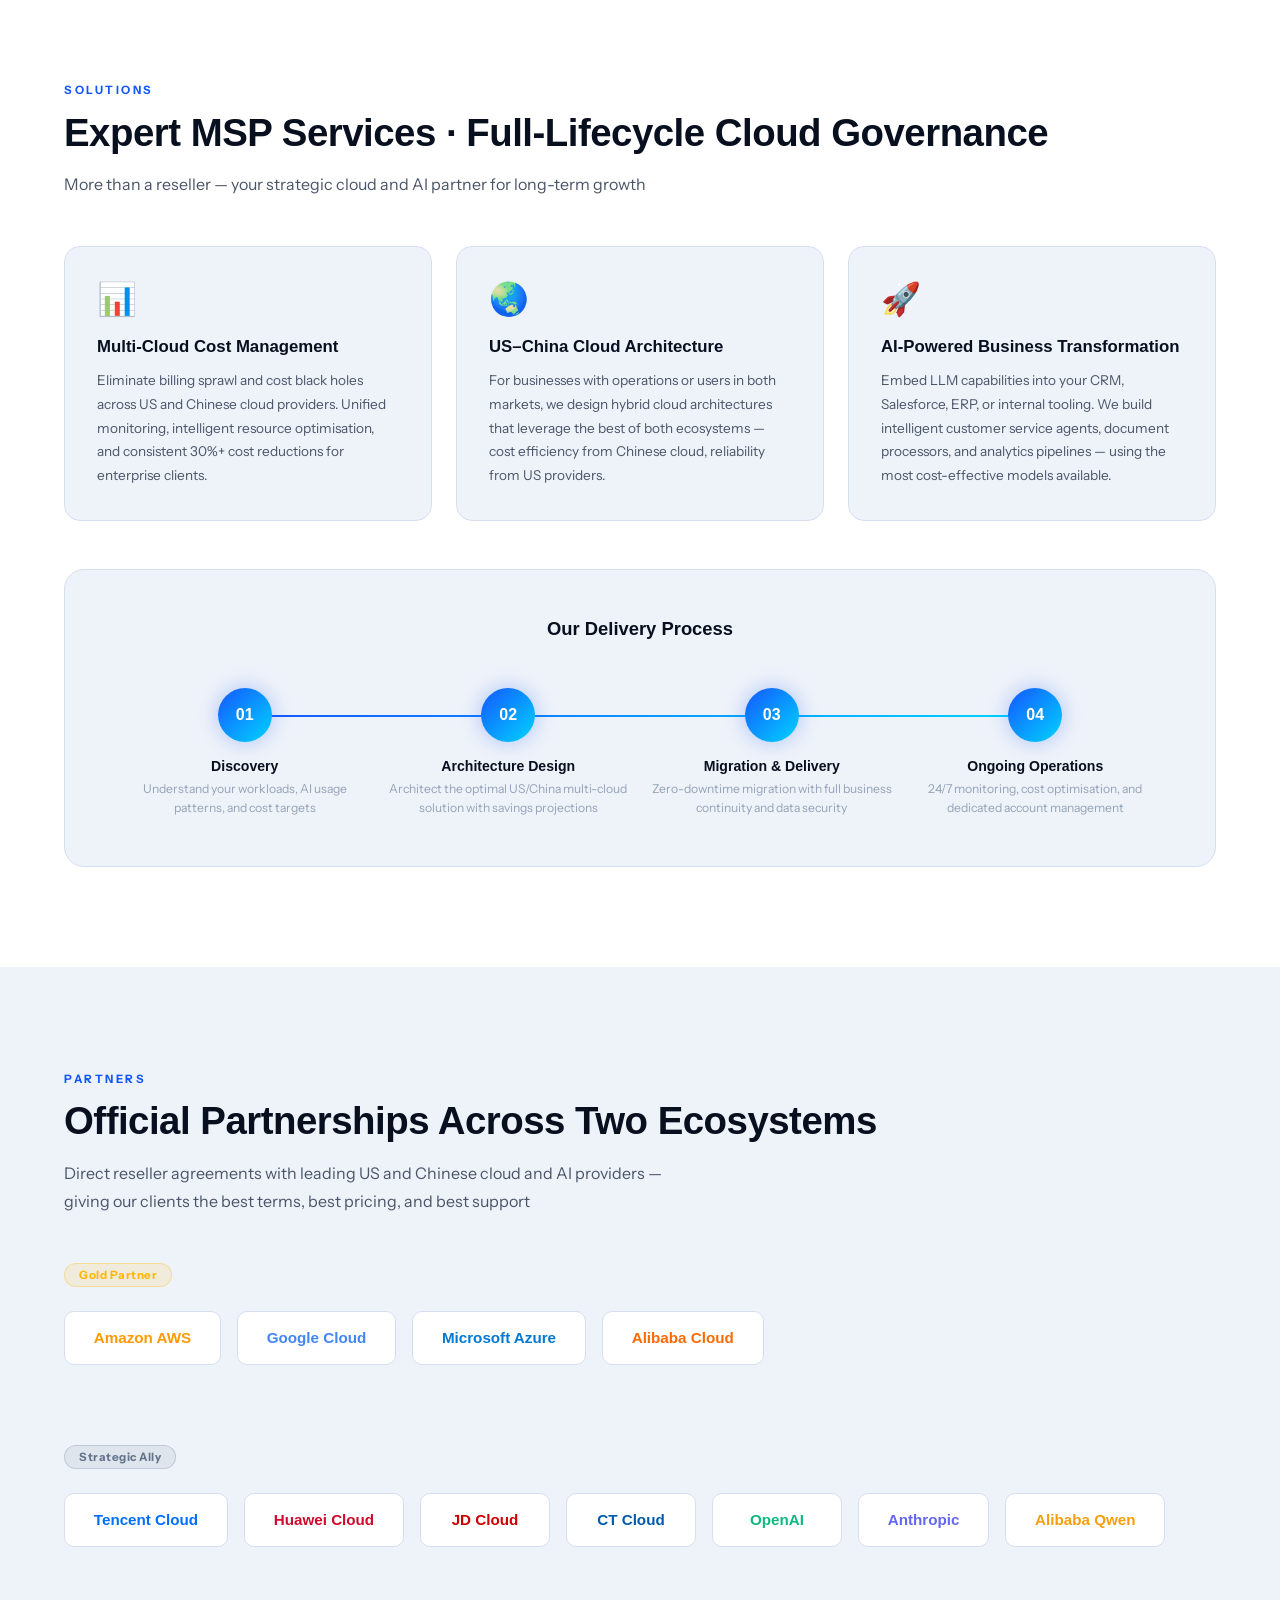
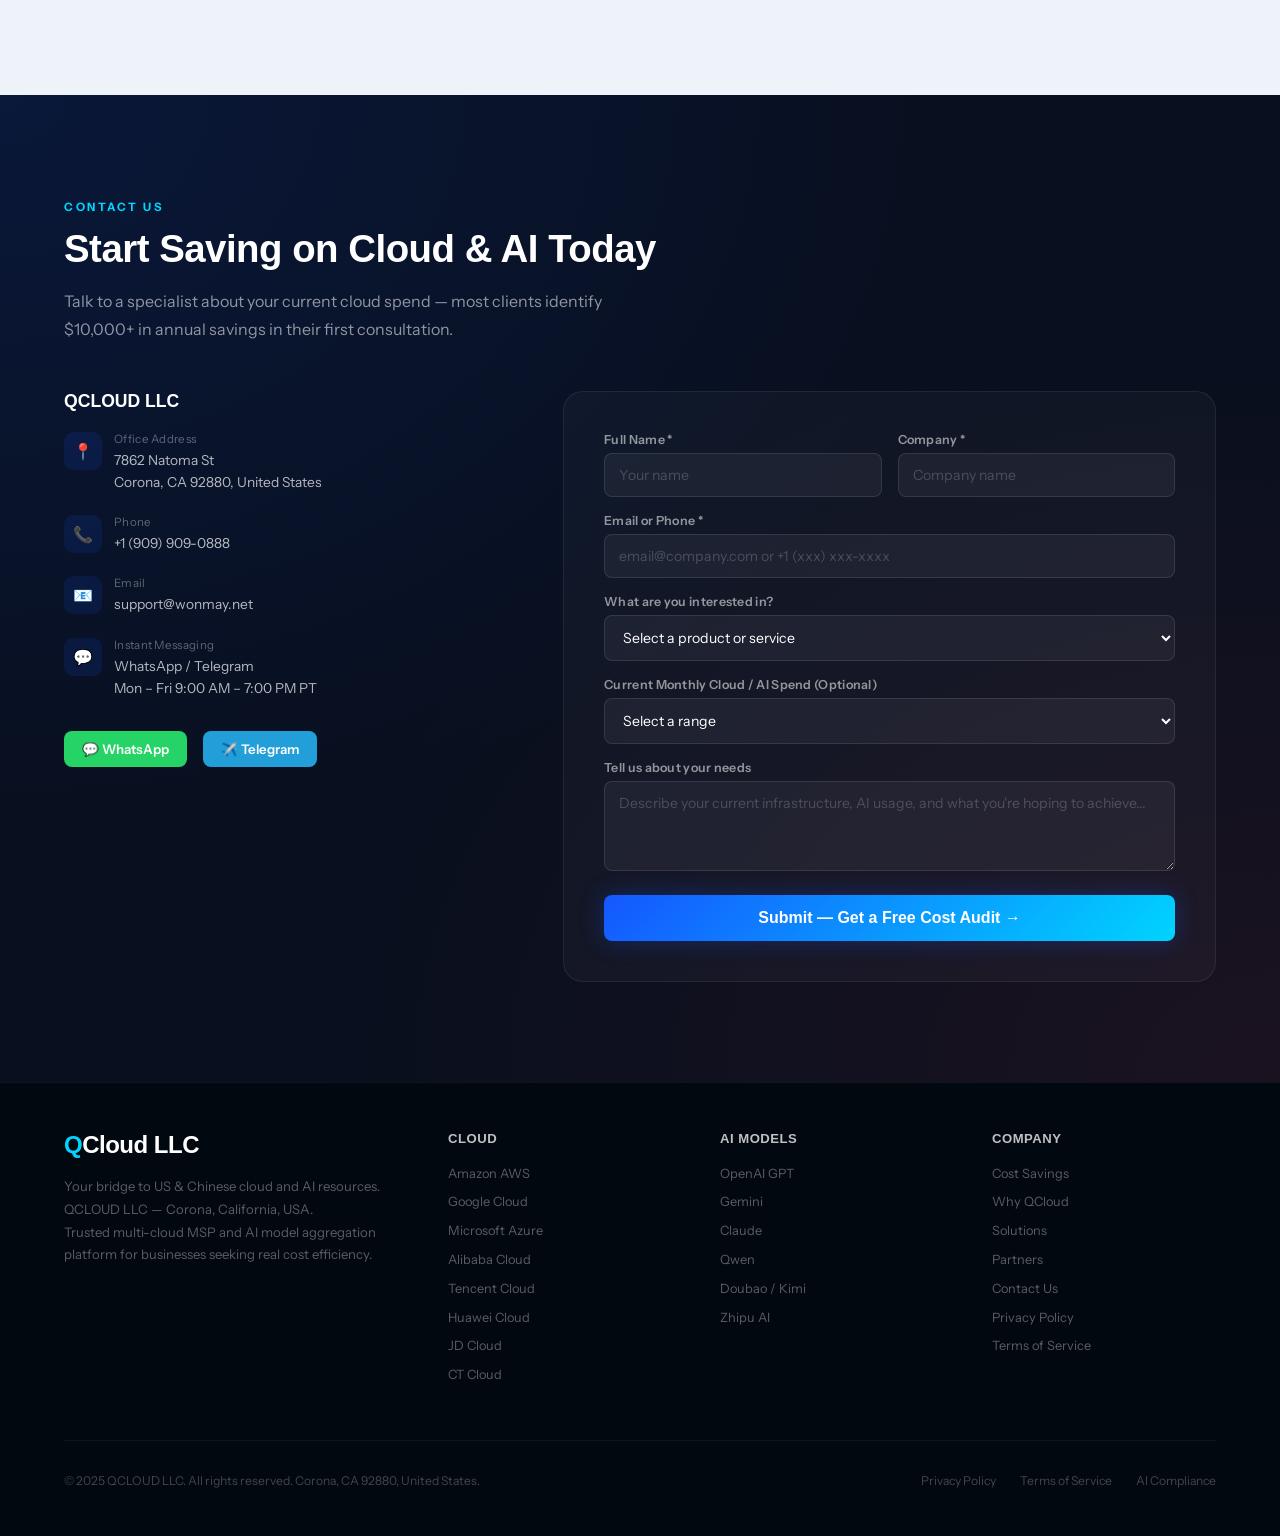
<file: us.html>
<!DOCTYPE html>
<html lang="en">
<head>
<meta charset="UTF-8">
<meta name="viewport" content="width=device-width, initial-scale=1.0">
<title>QCloud LLC — Access China & US Cloud + AI at Unbeatable Cost</title>
<meta name="description" content="QCloud LLC — Your bridge to both US and Chinese cloud infrastructure and AI models. Cut AI costs by 90%, slash cloud bills by 50%. Corona, CA based multi-cloud MSP.">
<meta name="keywords" content="Chinese AI Models USA, China Cloud Provider US, Cheap LLM API, Multi-Cloud MSP California, QCloud, Alibaba Cloud US, Cost-Effective AI">
<link rel="preconnect" href="https://fonts.googleapis.com">
<link href="https://fonts.googleapis.com/css2?family=Cabinet+Grotesk:wght@400;500;700;800;900&family=Instrument+Sans:ital,wght@0,400;0,500;0,600;1,400&display=swap" rel="stylesheet">
<style>
:root {
  --midnight: #080F1E;
  --deep: #0A1628;
  --navy: #0D1F3C;
  --blue: #1557FF;
  --blue-mid: #2F6FFF;
  --cyan: #00D4FF;
  --cyan-soft: #7EEEFF;
  --red: #FF3B3B;
  --red-soft: #FF6B6B;
  --gold: #FFB800;
  --green: #00E87A;
  --white: #FFFFFF;
  --off-white: #F0F4FF;
  --gray-light: #EEF2F9;
  --gray-mid: #D6DFF0;
  --text-dark: #080F1E;
  --text-mid: #4A5568;
  --font-display: 'Cabinet Grotesk', sans-serif;
  --font-body: 'Instrument Sans', sans-serif;
}

*, *::before, *::after { box-sizing: border-box; margin: 0; padding: 0; }
html { scroll-behavior: smooth; }
body {
  font-family: var(--font-body);
  background: var(--white);
  color: var(--text-dark);
  overflow-x: hidden;
}

/* ── NAV ── */
nav {
  position: fixed;
  top: 0; left: 0; right: 0;
  z-index: 1000;
  padding: 0 5%;
  height: 70px;
  display: flex;
  align-items: center;
  justify-content: space-between;
  background: rgba(8,15,30,0.92);
  backdrop-filter: blur(20px);
  border-bottom: 1px solid rgba(255,255,255,0.07);
  transition: all 0.3s;
}

.nav-logo {
  font-family: var(--font-display);
  font-size: 1.6rem;
  font-weight: 900;
  color: var(--white);
  text-decoration: none;
  letter-spacing: -1px;
  display: flex;
  align-items: center;
  gap: 2px;
}
.nav-logo .q { color: var(--cyan); }
.nav-logo .tagline {
  font-size: 0.65rem;
  font-weight: 500;
  color: rgba(255,255,255,0.4);
  letter-spacing: 1px;
  margin-left: 10px;
  margin-top: 3px;
  text-transform: uppercase;
}

.nav-links {
  display: flex;
  gap: 2rem;
  list-style: none;
}
.nav-links a {
  color: rgba(255,255,255,0.7);
  text-decoration: none;
  font-size: 0.88rem;
  font-weight: 500;
  transition: color 0.2s;
}
.nav-links a:hover { color: var(--cyan); }

.nav-cta {
  display: flex; align-items: center; gap: 1rem;
}
.btn-nav {
  background: linear-gradient(135deg, var(--blue), var(--blue-mid));
  color: white; padding: 9px 22px;
  border-radius: 6px; font-size: 0.85rem;
  font-weight: 600; text-decoration: none;
  transition: all 0.2s;
  box-shadow: 0 0 20px rgba(21,87,255,0.35);
}
.btn-nav:hover { transform: translateY(-1px); box-shadow: 0 0 30px rgba(21,87,255,0.55); }

.hamburger { display: none; flex-direction: column; gap: 5px; cursor: pointer; }
.hamburger span { width: 24px; height: 2px; background: white; border-radius: 2px; }

/* ── HERO ── */
#home {
  min-height: 100vh;
  background: var(--midnight);
  display: flex;
  align-items: center;
  position: relative;
  overflow: hidden;
  padding-top: 70px;
}

.hero-bg { position: absolute; inset: 0; }

/* US + China flag glow */
.flag-glow-us {
  position: absolute;
  width: 600px; height: 600px;
  background: radial-gradient(circle, rgba(21,87,255,0.18), transparent 65%);
  top: -100px; left: -100px;
  border-radius: 50%;
  animation: glowPulse 6s ease-in-out infinite;
}
.flag-glow-cn {
  position: absolute;
  width: 500px; height: 500px;
  background: radial-gradient(circle, rgba(255,59,59,0.15), transparent 65%);
  bottom: -80px; right: -80px;
  border-radius: 50%;
  animation: glowPulse 6s ease-in-out infinite reverse;
}
@keyframes glowPulse {
  0%, 100% { transform: scale(1); opacity: 0.8; }
  50% { transform: scale(1.1); opacity: 1; }
}

.grid-bg {
  position: absolute; inset: 0;
  background-image:
    linear-gradient(rgba(21,87,255,0.05) 1px, transparent 1px),
    linear-gradient(90deg, rgba(21,87,255,0.05) 1px, transparent 1px);
  background-size: 50px 50px;
  animation: gridShift 25s linear infinite;
}
@keyframes gridShift {
  from { transform: translate(0,0); }
  to { transform: translate(50px, 50px); }
}

.neural-canvas { position: absolute; inset: 0; opacity: 0.3; }

.hero-content {
  position: relative; z-index: 10;
  max-width: 1200px; margin: 0 auto;
  padding: 0 5%;
  display: grid;
  grid-template-columns: 1fr 1fr;
  gap: 4rem;
  align-items: center;
}

.hero-eyebrow {
  display: inline-flex;
  align-items: center;
  gap: 8px;
  background: rgba(0,212,255,0.1);
  border: 1px solid rgba(0,212,255,0.25);
  padding: 6px 16px;
  border-radius: 30px;
  font-size: 0.78rem;
  color: var(--cyan);
  font-weight: 600;
  margin-bottom: 1.5rem;
  letter-spacing: 0.5px;
  animation: fadeUp 0.5s ease both;
}
.eyebrow-dot {
  width: 6px; height: 6px;
  background: var(--cyan);
  border-radius: 50%;
  animation: blink 2s ease infinite;
}
@keyframes blink {
  0%, 100% { opacity: 1; }
  50% { opacity: 0.3; }
}

.hero-title {
  font-family: var(--font-display);
  font-size: clamp(2.4rem, 4.5vw, 4rem);
  font-weight: 900;
  line-height: 1.05;
  color: var(--white);
  margin-bottom: 1.5rem;
  animation: fadeUp 0.5s ease 0.1s both;
  letter-spacing: -1.5px;
}
.hero-title .us { color: var(--blue-mid); }
.hero-title .cn { color: var(--red-soft); }
.hero-title .cost { 
  background: linear-gradient(135deg, var(--cyan), var(--cyan-soft));
  -webkit-background-clip: text;
  -webkit-text-fill-color: transparent;
  background-clip: text;
}

.hero-sub {
  font-size: 1.05rem;
  color: rgba(255,255,255,0.6);
  line-height: 1.75;
  margin-bottom: 2.5rem;
  font-weight: 400;
  animation: fadeUp 0.5s ease 0.2s both;
}

.hero-ctas {
  display: flex; gap: 1rem; flex-wrap: wrap;
  animation: fadeUp 0.5s ease 0.3s both;
}

.btn-primary {
  background: linear-gradient(135deg, var(--blue), var(--blue-mid));
  color: white; padding: 14px 28px;
  border-radius: 8px; font-size: 0.95rem;
  font-weight: 700; text-decoration: none;
  cursor: pointer; border: none;
  transition: all 0.25s;
  box-shadow: 0 0 30px rgba(21,87,255,0.4);
  font-family: var(--font-display);
}
.btn-primary:hover { transform: translateY(-2px); box-shadow: 0 8px 40px rgba(21,87,255,0.55); }

.btn-outline {
  background: transparent; color: white;
  padding: 14px 28px; border-radius: 8px;
  font-size: 0.95rem; font-weight: 700;
  text-decoration: none; cursor: pointer;
  border: 1px solid rgba(255,255,255,0.2);
  transition: all 0.25s;
  font-family: var(--font-display);
}
.btn-outline:hover { background: rgba(255,255,255,0.06); border-color: rgba(255,255,255,0.45); }

.hero-stats {
  display: flex; gap: 2rem;
  margin-top: 3rem; padding-top: 2.5rem;
  border-top: 1px solid rgba(255,255,255,0.08);
  animation: fadeUp 0.5s ease 0.4s both;
}
.stat-val {
  font-family: var(--font-display);
  font-size: 2.2rem; font-weight: 900;
  line-height: 1; letter-spacing: -1px;
}
.stat-val.blue { color: var(--cyan); }
.stat-val.red { color: var(--red-soft); }
.stat-val.gold { color: var(--gold); }
.stat-label { font-size: 0.78rem; color: rgba(255,255,255,0.45); margin-top: 5px; line-height: 1.4; }

/* Bridge visual */
.hero-visual {
  display: flex;
  justify-content: center;
  align-items: center;
  animation: fadeRight 0.7s ease 0.3s both;
}
@keyframes fadeRight {
  from { opacity: 0; transform: translateX(30px); }
  to { opacity: 1; transform: translateX(0); }
}

.bridge-diagram {
  width: 100%;
  max-width: 460px;
  position: relative;
}

.bridge-card {
  background: rgba(255,255,255,0.04);
  border: 1px solid rgba(255,255,255,0.1);
  border-radius: 16px;
  padding: 1.5rem;
  margin-bottom: 0.75rem;
  position: relative;
}
.bridge-card.us-card { border-color: rgba(21,87,255,0.4); background: rgba(21,87,255,0.06); }
.bridge-card.cn-card { border-color: rgba(255,59,59,0.4); background: rgba(255,59,59,0.06); }
.bridge-card.center-card {
  border-color: rgba(0,212,255,0.4);
  background: rgba(0,212,255,0.06);
  text-align: center; margin: 0.5rem 0;
}

.bc-flag { font-size: 1.4rem; margin-bottom: 0.5rem; }
.bc-title {
  font-family: var(--font-display);
  font-size: 0.95rem; font-weight: 800;
  color: white; margin-bottom: 0.4rem;
}
.bc-items {
  display: flex; flex-wrap: wrap; gap: 6px;
}
.bc-tag {
  font-size: 0.68rem; font-weight: 600;
  padding: 3px 8px; border-radius: 4px;
  background: rgba(255,255,255,0.08);
  color: rgba(255,255,255,0.65);
}
.bc-tag.blue { background: rgba(21,87,255,0.2); color: #7BAAFF; }
.bc-tag.red { background: rgba(255,59,59,0.2); color: #FF9A9A; }

.bc-center-label {
  font-family: var(--font-display);
  font-size: 1rem; font-weight: 800; color: var(--cyan);
  margin-bottom: 0.3rem;
}
.bc-center-sub { font-size: 0.75rem; color: rgba(255,255,255,0.5); }

.bridge-arrow {
  text-align: center; padding: 4px 0;
  font-size: 1.2rem; color: rgba(255,255,255,0.3);
}

.savings-badges {
  display: flex; gap: 0.5rem; margin-top: 0.75rem; flex-wrap: wrap;
}
.savings-badge {
  flex: 1;
  background: rgba(0,232,122,0.1);
  border: 1px solid rgba(0,232,122,0.25);
  border-radius: 8px;
  padding: 0.75rem;
  text-align: center;
}
.sb-val {
  font-family: var(--font-display);
  font-size: 1.4rem; font-weight: 900;
  color: var(--green);
}
.sb-label { font-size: 0.68rem; color: rgba(255,255,255,0.5); margin-top: 2px; }

@keyframes fadeUp {
  from { opacity: 0; transform: translateY(20px); }
  to { opacity: 1; transform: translateY(0); }
}

/* ── SECTIONS ── */
section { padding: 100px 5%; }
.section-max { max-width: 1200px; margin: 0 auto; }
.section-label {
  display: inline-block; font-size: 0.72rem;
  font-weight: 700; letter-spacing: 2.5px;
  text-transform: uppercase; color: var(--blue);
  margin-bottom: 0.9rem;
}
.section-title {
  font-family: var(--font-display);
  font-size: clamp(1.9rem, 3vw, 2.9rem);
  font-weight: 900; color: var(--text-dark);
  line-height: 1.1; margin-bottom: 1rem;
  letter-spacing: -0.5px;
}
.section-sub {
  font-size: 1rem; color: var(--text-mid);
  line-height: 1.75; max-width: 600px; font-weight: 400;
}

/* dark section overrides */
.dark .section-label { color: var(--cyan); }
.dark .section-title { color: white; }
.dark .section-sub { color: rgba(255,255,255,0.55); }

/* ── ADVANTAGE SECTION ── */
#advantage { background: var(--gray-light); padding: 90px 5%; }

.advantage-grid {
  display: grid;
  grid-template-columns: repeat(3, 1fr);
  gap: 1.5rem; margin-top: 3rem;
}

.adv-card {
  background: white;
  border-radius: 18px;
  padding: 2.5rem;
  border: 1px solid var(--gray-mid);
  transition: all 0.3s;
  position: relative;
  overflow: hidden;
}
.adv-card::before {
  content: ''; position: absolute;
  top: 0; left: 0; right: 0; height: 4px;
  background: linear-gradient(90deg, var(--blue), var(--cyan));
  transform: scaleX(0); transform-origin: left; transition: transform 0.3s;
}
.adv-card:hover { transform: translateY(-6px); box-shadow: 0 20px 50px rgba(8,15,30,0.1); }
.adv-card:hover::before { transform: scaleX(1); }

.adv-icon {
  width: 58px; height: 58px;
  border-radius: 14px; display: flex;
  align-items: center; justify-content: center;
  margin-bottom: 1.5rem; font-size: 1.7rem;
}
.adv-icon.blue-bg { background: rgba(21,87,255,0.08); }
.adv-icon.red-bg { background: rgba(255,59,59,0.08); }
.adv-icon.green-bg { background: rgba(0,232,122,0.08); }

.adv-title {
  font-family: var(--font-display);
  font-size: 1.15rem; font-weight: 800;
  color: var(--text-dark); margin-bottom: 0.75rem;
}
.adv-desc { font-size: 0.88rem; color: var(--text-mid); line-height: 1.75; }
.adv-link {
  display: inline-flex; align-items: center; gap: 6px;
  margin-top: 1.5rem; font-size: 0.84rem; font-weight: 700;
  color: var(--blue); text-decoration: none; transition: gap 0.2s;
}
.adv-link:hover { gap: 10px; }

/* ── SAVINGS SECTION ── */
#savings {
  background: var(--midnight);
  position: relative; overflow: hidden;
}
#savings::before {
  content: ''; position: absolute; inset: 0;
  background-image:
    linear-gradient(rgba(21,87,255,0.04) 1px, transparent 1px),
    linear-gradient(90deg, rgba(21,87,255,0.04) 1px, transparent 1px);
  background-size: 44px 44px;
}

.savings-header { margin-bottom: 4rem; }

.comparison-row {
  display: grid;
  grid-template-columns: 1fr auto 1fr;
  gap: 1.5rem;
  align-items: center;
  margin-bottom: 2rem;
}

.comp-card {
  background: rgba(255,255,255,0.04);
  border: 1px solid rgba(255,255,255,0.1);
  border-radius: 16px;
  padding: 2rem;
}
.comp-card.us-side { border-color: rgba(21,87,255,0.3); }
.comp-card.cn-side { border-color: rgba(255,59,59,0.3); }

.comp-flag { font-size: 2rem; margin-bottom: 0.75rem; }
.comp-title {
  font-family: var(--font-display);
  font-size: 1rem; font-weight: 800; color: white; margin-bottom: 1.5rem;
}

.comp-item {
  display: flex; justify-content: space-between;
  align-items: center; padding: 0.75rem 0;
  border-bottom: 1px solid rgba(255,255,255,0.06);
}
.comp-item:last-child { border-bottom: none; }
.comp-item-name { font-size: 0.82rem; color: rgba(255,255,255,0.55); }
.comp-price {
  font-family: var(--font-display);
  font-size: 1rem; font-weight: 800;
}
.price-us { color: #7BAAFF; }
.price-cn { color: #FF9A9A; }

.comp-vs {
  display: flex; flex-direction: column;
  align-items: center; gap: 0.5rem;
}
.vs-circle {
  width: 60px; height: 60px;
  background: linear-gradient(135deg, var(--blue), var(--cyan));
  border-radius: 50%;
  display: flex; align-items: center; justify-content: center;
  font-family: var(--font-display);
  font-size: 1rem; font-weight: 900; color: white;
}
.vs-arrow { font-size: 1.2rem; color: rgba(255,255,255,0.2); }

.savings-callout {
  display: grid;
  grid-template-columns: repeat(2, 1fr);
  gap: 1.5rem; margin-top: 3rem;
}

.sc-box {
  border-radius: 20px;
  padding: 2.5rem;
  position: relative; overflow: hidden;
}
.sc-box.ai-box {
  background: linear-gradient(135deg, rgba(255,59,59,0.12), rgba(255,59,59,0.04));
  border: 1px solid rgba(255,59,59,0.25);
}
.sc-box.cloud-box {
  background: linear-gradient(135deg, rgba(0,232,122,0.1), rgba(0,232,122,0.03));
  border: 1px solid rgba(0,232,122,0.2);
}

.sc-label {
  font-size: 0.72rem; font-weight: 700; letter-spacing: 2px;
  text-transform: uppercase; margin-bottom: 0.75rem;
}
.sc-label.red { color: var(--red-soft); }
.sc-label.green { color: var(--green); }

.sc-headline {
  font-family: var(--font-display);
  font-size: 2.5rem; font-weight: 900;
  line-height: 1; letter-spacing: -1px; margin-bottom: 1rem;
}
.sc-headline.red { color: var(--red-soft); }
.sc-headline.green { color: var(--green); }

.sc-desc { font-size: 0.88rem; color: rgba(255,255,255,0.55); line-height: 1.75; }

.sc-example {
  margin-top: 1.5rem;
  background: rgba(255,255,255,0.05);
  border-radius: 10px; padding: 1rem 1.25rem;
}
.sc-ex-title { font-size: 0.72rem; font-weight: 700; color: rgba(255,255,255,0.35); letter-spacing: 1px; text-transform: uppercase; margin-bottom: 0.75rem; }
.sc-ex-row { display: flex; justify-content: space-between; padding: 0.4rem 0; font-size: 0.82rem; }
.sc-ex-name { color: rgba(255,255,255,0.5); }
.sc-ex-val { font-weight: 700; }
.sc-ex-val.old { color: rgba(255,255,255,0.3); text-decoration: line-through; }
.sc-ex-val.new-red { color: var(--red-soft); }
.sc-ex-val.new-green { color: var(--green); }

/* ── CLOUD ── */
#cloud { background: white; }

.vendor-section { margin-bottom: 3rem; }
.vendor-section-label {
  font-size: 0.75rem; font-weight: 700;
  letter-spacing: 1.5px; text-transform: uppercase;
  color: #94a3b8; margin-bottom: 1.5rem;
  display: flex; align-items: center; gap: 12px;
}
.vendor-section-label::after { content: ''; flex: 1; height: 1px; background: var(--gray-mid); }

.vendor-grid {
  display: grid;
  grid-template-columns: repeat(auto-fill, minmax(175px, 1fr));
  gap: 1rem;
}

.vendor-card {
  background: var(--gray-light);
  border: 1px solid var(--gray-mid);
  border-radius: 12px; padding: 1.5rem;
  text-align: center; transition: all 0.25s; cursor: pointer;
}
.vendor-card:hover {
  background: white; border-color: var(--blue);
  box-shadow: 0 8px 25px rgba(21,87,255,0.1);
  transform: translateY(-3px);
}

.vendor-logo {
  font-family: var(--font-display);
  font-size: 0.95rem; font-weight: 800;
  color: var(--text-dark); margin-bottom: 0.4rem;
}
.vendor-logo.ali { color: #FF6A00; }
.vendor-logo.tencent { color: #006EFF; }
.vendor-logo.huawei { color: #cf0a2c; }
.vendor-logo.jd { color: #CC0000; }
.vendor-logo.ct { color: #005BAC; }
.vendor-logo.google { color: #4285F4; }
.vendor-logo.aws { color: #FF9900; }
.vendor-logo.azure { color: #0078D4; }

.vendor-sub { font-size: 0.72rem; color: #94a3b8; margin-bottom: 0.85rem; }

.btn-order {
  background: linear-gradient(135deg, var(--blue), var(--blue-mid));
  color: white; border: none; padding: 8px 14px;
  border-radius: 6px; font-size: 0.75rem; font-weight: 700;
  cursor: pointer; width: 100%; transition: all 0.2s;
}
.btn-order:hover { box-shadow: 0 4px 15px rgba(21,87,255,0.35); }

.features-strip {
  display: grid;
  grid-template-columns: repeat(5, 1fr);
  gap: 1rem; margin-top: 3rem; padding: 2rem;
  background: var(--midnight); border-radius: 16px;
}
.feature-item { text-align: center; color: white; }
.feature-icon { font-size: 1.5rem; margin-bottom: 0.5rem; }
.feature-label { font-size: 0.78rem; color: rgba(255,255,255,0.6); }

/* ── MODELS ── */
#models {
  background: var(--deep);
  position: relative; overflow: hidden;
}
#models::before {
  content: ''; position: absolute; inset: 0;
  background-image:
    linear-gradient(rgba(21,87,255,0.04) 1px, transparent 1px),
    linear-gradient(90deg, rgba(21,87,255,0.04) 1px, transparent 1px);
  background-size: 40px 40px;
}

.models-grid {
  display: grid;
  grid-template-columns: repeat(auto-fill, minmax(155px, 1fr));
  gap: 1rem; margin: 3rem 0;
}
.model-card {
  background: rgba(255,255,255,0.03);
  border: 1px solid rgba(255,255,255,0.08);
  border-radius: 12px; padding: 1.5rem 1rem;
  text-align: center; transition: all 0.25s;
  cursor: pointer; position: relative; overflow: hidden;
}
.model-card:hover {
  border-color: rgba(21,87,255,0.5);
  background: rgba(21,87,255,0.07);
  transform: translateY(-3px);
}
.model-logo { font-size: 2rem; margin-bottom: 0.75rem; }
.model-name { font-family: var(--font-display); font-size: 0.88rem; font-weight: 800; color: white; margin-bottom: 0.3rem; }
.model-type { font-size: 0.68rem; color: rgba(255,255,255,0.4); }
.model-origin {
  display: inline-block; margin-top: 6px;
  font-size: 0.62rem; padding: 2px 7px;
  border-radius: 3px; font-weight: 700;
}
.origin-us { background: rgba(21,87,255,0.2); color: #7BAAFF; }
.origin-cn { background: rgba(255,59,59,0.2); color: #FF9A9A; }

.model-features {
  display: grid;
  grid-template-columns: repeat(3, 1fr);
  gap: 1.5rem; margin: 3rem 0;
}
.mf-item {
  background: rgba(255,255,255,0.03);
  border: 1px solid rgba(255,255,255,0.07);
  border-radius: 14px; padding: 1.8rem;
}
.mf-icon { font-size: 1.8rem; margin-bottom: 1rem; }
.mf-title { font-family: var(--font-display); font-weight: 800; color: white; margin-bottom: 0.5rem; }
.mf-desc { font-size: 0.83rem; color: rgba(255,255,255,0.5); line-height: 1.7; }

.compliance-box {
  background: rgba(255,184,0,0.07);
  border: 1px solid rgba(255,184,0,0.3);
  border-left: 4px solid var(--gold);
  border-radius: 10px; padding: 1.5rem 2rem; margin: 2rem 0;
}
.compliance-title {
  font-weight: 700; color: var(--gold); margin-bottom: 0.75rem;
  font-size: 0.88rem; display: flex; align-items: center; gap: 8px;
}
.compliance-text { font-size: 0.82rem; color: rgba(255,255,255,0.55); line-height: 1.8; }

.btn-model {
  background: linear-gradient(135deg, var(--blue), var(--cyan));
  color: white; border: none; padding: 14px 32px;
  border-radius: 8px; font-size: 0.95rem; font-weight: 700;
  font-family: var(--font-display);
  cursor: pointer; transition: all 0.25s;
  box-shadow: 0 0 25px rgba(21,87,255,0.3);
}
.btn-model:hover { transform: translateY(-2px); box-shadow: 0 8px 30px rgba(21,87,255,0.5); }

/* ── PAIN POINTS ── */
#painpoints { background: var(--gray-light); }

.pain-grid {
  display: grid;
  grid-template-columns: repeat(3, 1fr);
  gap: 1.25rem; margin: 3rem 0 2.5rem;
}
.pain-card {
  background: white; border-radius: 14px;
  padding: 2rem; border: 1px solid var(--gray-mid);
  transition: all 0.3s; position: relative; overflow: hidden;
}
.pain-card::after {
  content: ''; position: absolute;
  top: 0; left: 0; right: 0; height: 3px;
  background: linear-gradient(90deg, #ef4444, #f97316);
}
.pain-card:hover { transform: translateY(-4px); box-shadow: 0 12px 35px rgba(239,68,68,0.08); }
.pain-icon { font-size: 1.8rem; margin-bottom: 1rem; }
.pain-title {
  font-family: var(--font-display);
  font-size: 1rem; font-weight: 800;
  color: var(--text-dark); margin-bottom: 0.6rem;
}
.pain-desc { font-size: 0.84rem; color: var(--text-mid); line-height: 1.7; }

.solution-banner {
  background: linear-gradient(135deg, var(--midnight), var(--navy));
  border-radius: 18px; padding: 2.5rem 3rem;
  display: flex; align-items: center;
  justify-content: space-between; gap: 2rem;
}
.solution-banner-text h3 {
  font-family: var(--font-display);
  font-size: 1.4rem; font-weight: 900; color: white; margin-bottom: 0.5rem;
}
.solution-banner-text p { font-size: 0.88rem; color: rgba(255,255,255,0.6); }

/* ── SOLUTIONS ── */
#solutions { background: white; }
.solutions-grid {
  display: grid;
  grid-template-columns: repeat(3, 1fr);
  gap: 1.5rem; margin: 3rem 0;
}
.sol-card {
  background: var(--gray-light); border-radius: 16px;
  padding: 2rem; border: 1px solid var(--gray-mid);
  transition: all 0.3s;
}
.sol-card:hover { border-color: var(--blue); box-shadow: 0 12px 40px rgba(21,87,255,0.08); transform: translateY(-4px); }
.sol-icon { font-size: 2rem; margin-bottom: 1.2rem; }
.sol-title { font-family: var(--font-display); font-size: 1.05rem; font-weight: 800; color: var(--text-dark); margin-bottom: 0.75rem; }
.sol-desc { font-size: 0.85rem; color: var(--text-mid); line-height: 1.75; }

.process-flow {
  background: var(--gray-light); border-radius: 20px;
  padding: 3rem; margin-top: 3rem;
  border: 1px solid var(--gray-mid);
}
.process-title {
  font-family: var(--font-display); font-size: 1.15rem; font-weight: 800;
  text-align: center; margin-bottom: 3rem; color: var(--text-dark);
}
.process-steps {
  display: grid; grid-template-columns: repeat(4, 1fr);
  position: relative;
}
.process-steps::before {
  content: ''; position: absolute;
  top: 27px; left: 12.5%; right: 12.5%;
  height: 2px;
  background: linear-gradient(90deg, var(--blue), var(--cyan));
}
.process-step { text-align: center; }
.step-num {
  width: 54px; height: 54px;
  background: linear-gradient(135deg, var(--blue), var(--cyan));
  border-radius: 50%; display: flex; align-items: center;
  justify-content: center; margin: 0 auto 1rem;
  font-family: var(--font-display); font-size: 1rem; font-weight: 900;
  color: white; position: relative; z-index: 1;
  box-shadow: 0 0 20px rgba(21,87,255,0.3);
}
.step-label { font-family: var(--font-display); font-size: 0.88rem; font-weight: 800; color: var(--text-dark); margin-bottom: 0.4rem; }
.step-desc { font-size: 0.76rem; color: #94a3b8; line-height: 1.55; padding: 0 0.5rem; }

/* ── PARTNERS ── */
#partners { background: var(--gray-light); }
.partners-tiers { margin-top: 3rem; }
.tier-label { display: inline-flex; align-items: center; gap: 8px; margin-bottom: 1.5rem; }
.tier-badge {
  padding: 4px 14px; border-radius: 20px;
  font-size: 0.72rem; font-weight: 700; letter-spacing: 0.5px;
}
.tier-gold { background: rgba(255,184,0,0.12); color: var(--gold); border: 1px solid rgba(255,184,0,0.3); }
.tier-silver { background: rgba(100,116,139,0.1); color: #64748b; border: 1px solid rgba(100,116,139,0.25); }

.partner-logos { display: flex; flex-wrap: wrap; gap: 1rem; margin-bottom: 3rem; }
.partner-logo-box {
  background: white; border: 1px solid var(--gray-mid);
  border-radius: 10px; padding: 1.1rem 1.8rem;
  display: flex; align-items: center; justify-content: center;
  min-width: 130px; transition: all 0.2s; cursor: default;
}
.partner-logo-box:hover { border-color: var(--blue); box-shadow: 0 4px 15px rgba(21,87,255,0.1); }
.partner-logo-text { font-family: var(--font-display); font-size: 0.95rem; font-weight: 800; color: var(--text-dark); }

/* ── CONTACT ── */
#contact {
  background: var(--midnight);
  position: relative; overflow: hidden;
}
#contact::before {
  content: ''; position: absolute; inset: 0;
  background: radial-gradient(ellipse at top left, rgba(21,87,255,0.12), transparent 55%),
              radial-gradient(ellipse at bottom right, rgba(255,59,59,0.08), transparent 55%);
}

.contact-grid {
  display: grid; grid-template-columns: 1fr 1.5fr;
  gap: 4rem; margin-top: 3rem; position: relative;
}
.contact-info h3 {
  font-family: var(--font-display); font-size: 1.1rem;
  font-weight: 800; color: white; margin-bottom: 1.25rem;
}
.contact-detail { display: flex; align-items: flex-start; gap: 12px; margin-bottom: 1.4rem; }
.cd-icon {
  width: 38px; height: 38px;
  background: rgba(21,87,255,0.12); border-radius: 9px;
  display: flex; align-items: center; justify-content: center;
  font-size: 1rem; flex-shrink: 0;
}
.cd-label { font-size: 0.72rem; color: rgba(255,255,255,0.35); margin-bottom: 3px; letter-spacing: 0.3px; }
.cd-text { font-size: 0.86rem; color: rgba(255,255,255,0.7); line-height: 1.6; }

.im-buttons { display: flex; gap: 1rem; margin-top: 2rem; flex-wrap: wrap; }
.im-btn {
  display: flex; align-items: center; gap: 8px;
  padding: 10px 18px; border-radius: 8px;
  font-size: 0.83rem; font-weight: 600;
  text-decoration: none; transition: all 0.2s;
  cursor: pointer; border: none;
}
.whatsapp { background: #25D366; color: white; }
.telegram { background: #229ED9; color: white; }
.im-btn:hover { transform: translateY(-2px); filter: brightness(1.1); }

.contact-form {
  background: rgba(255,255,255,0.03);
  border: 1px solid rgba(255,255,255,0.07);
  border-radius: 20px; padding: 2.5rem;
}
.form-row { display: grid; grid-template-columns: 1fr 1fr; gap: 1rem; }
.form-group { display: flex; flex-direction: column; gap: 6px; margin-bottom: 1rem; }
.form-group label { font-size: 0.78rem; font-weight: 600; color: rgba(255,255,255,0.55); letter-spacing: 0.3px; }
.form-group input,
.form-group select,
.form-group textarea {
  background: rgba(255,255,255,0.05);
  border: 1px solid rgba(255,255,255,0.1);
  border-radius: 8px; padding: 12px 14px;
  color: white; font-size: 0.88rem;
  font-family: var(--font-body); transition: border-color 0.2s; outline: none;
}
.form-group input::placeholder,
.form-group textarea::placeholder { color: rgba(255,255,255,0.2); }
.form-group input:focus,
.form-group select:focus,
.form-group textarea:focus { border-color: rgba(21,87,255,0.5); background: rgba(21,87,255,0.04); }
.form-group select option { background: var(--deep); }
.form-group textarea { resize: vertical; min-height: 90px; }

.btn-submit {
  width: 100%;
  background: linear-gradient(135deg, var(--blue), var(--cyan));
  color: white; border: none; padding: 14px;
  border-radius: 8px; font-size: 1rem; font-weight: 800;
  font-family: var(--font-display); cursor: pointer;
  transition: all 0.25s; box-shadow: 0 0 25px rgba(21,87,255,0.3);
  margin-top: 0.5rem;
}
.btn-submit:hover { transform: translateY(-2px); box-shadow: 0 8px 30px rgba(21,87,255,0.5); }

/* ── FOOTER ── */
footer { background: #020810; padding: 3rem 5%; border-top: 1px solid rgba(255,255,255,0.05); }
.footer-inner {
  max-width: 1200px; margin: 0 auto;
  display: grid; grid-template-columns: 1.5fr 1fr 1fr 1fr;
  gap: 3rem; margin-bottom: 3rem;
}
.footer-logo {
  font-family: var(--font-display); font-size: 1.5rem;
  font-weight: 900; color: white; margin-bottom: 1rem; letter-spacing: -0.5px;
}
.footer-logo .q { color: var(--cyan); }
.footer-desc { font-size: 0.82rem; color: rgba(255,255,255,0.35); line-height: 1.75; }
.footer-col h4 {
  font-family: var(--font-display); font-size: 0.82rem; font-weight: 800;
  color: rgba(255,255,255,0.75); margin-bottom: 1rem;
  text-transform: uppercase; letter-spacing: 0.5px;
}
.footer-col ul { list-style: none; }
.footer-col li { margin-bottom: 0.55rem; }
.footer-col a { font-size: 0.8rem; color: rgba(255,255,255,0.35); text-decoration: none; transition: color 0.2s; }
.footer-col a:hover { color: var(--cyan); }

.footer-bottom {
  max-width: 1200px; margin: 0 auto;
  display: flex; justify-content: space-between; align-items: center;
  padding-top: 2rem; border-top: 1px solid rgba(255,255,255,0.05);
}
.footer-bottom-text { font-size: 0.76rem; color: rgba(255,255,255,0.25); }
.footer-legal { display: flex; gap: 1.5rem; }
.footer-legal a { font-size: 0.76rem; color: rgba(255,255,255,0.25); text-decoration: none; }
.footer-legal a:hover { color: rgba(255,255,255,0.55); }

/* ── FLOAT ── */
.float-cta {
  position: fixed; bottom: 2rem; right: 2rem;
  z-index: 900; display: flex; flex-direction: column;
  gap: 0.75rem; align-items: flex-end;
}
.float-btn {
  display: flex; align-items: center; gap: 8px;
  padding: 12px 20px; border-radius: 50px;
  font-size: 0.83rem; font-weight: 700;
  cursor: pointer; border: none; text-decoration: none;
  box-shadow: 0 4px 20px rgba(0,0,0,0.35);
  transition: all 0.25s; white-space: nowrap;
}
.float-btn:hover { transform: translateY(-2px); }
.float-main { background: linear-gradient(135deg, var(--blue), var(--cyan)); color: white; font-family: var(--font-display); }
.float-wa { background: #25D366; color: white; }
.float-tg { background: #229ED9; color: white; }
.float-sub { opacity: 0; transform: translateY(10px); transition: all 0.3s; pointer-events: none; }
.float-cta:hover .float-sub { opacity: 1; transform: translateY(0); pointer-events: all; }

/* ── COOKIE ── */
.cookie-banner {
  position: fixed; bottom: 0; left: 0; right: 0;
  background: var(--deep);
  border-top: 1px solid rgba(21,87,255,0.2);
  padding: 1.2rem 5%;
  display: flex; align-items: center; justify-content: space-between;
  gap: 2rem; z-index: 2000; transition: transform 0.4s;
}
.cookie-banner.hidden { transform: translateY(100%); }
.cookie-text { font-size: 0.8rem; color: rgba(255,255,255,0.6); }
.cookie-text a { color: var(--cyan); }
.cookie-actions { display: flex; gap: 0.75rem; flex-shrink: 0; }
.btn-cookie { padding: 8px 20px; border-radius: 6px; font-size: 0.8rem; font-weight: 700; cursor: pointer; border: none; transition: all 0.2s; }
.btn-cookie-accept { background: var(--blue); color: white; }
.btn-cookie-decline { background: rgba(255,255,255,0.07); color: rgba(255,255,255,0.65); }

/* ── MODAL ── */
.modal-overlay {
  position: fixed; inset: 0; background: rgba(2,8,16,0.88);
  z-index: 3000; display: flex; align-items: center;
  justify-content: center; padding: 2rem;
  opacity: 0; pointer-events: none; transition: opacity 0.3s;
}
.modal-overlay.active { opacity: 1; pointer-events: all; }
.modal {
  background: var(--deep);
  border: 1px solid rgba(21,87,255,0.2);
  border-radius: 20px; padding: 2.5rem;
  max-width: 500px; width: 100%;
  transform: translateY(20px); transition: transform 0.3s; position: relative;
}
.modal-overlay.active .modal { transform: translateY(0); }
.modal-title { font-family: var(--font-display); font-size: 1.5rem; font-weight: 900; color: white; margin-bottom: 0.5rem; }
.modal-sub { font-size: 0.86rem; color: rgba(255,255,255,0.5); margin-bottom: 2rem; }
.modal-close {
  position: absolute; top: 1.5rem; right: 1.5rem;
  background: rgba(255,255,255,0.08); border: none; color: white;
  width: 32px; height: 32px; border-radius: 50%;
  cursor: pointer; font-size: 1rem; display: flex; align-items: center; justify-content: center;
}

/* ── MOBILE ── */
@media (max-width: 1024px) {
  .advantage-grid, .solutions-grid, .model-features, .pain-grid { grid-template-columns: repeat(2, 1fr); }
  .savings-callout { grid-template-columns: 1fr; }
  .hero-content { grid-template-columns: 1fr; }
  .hero-visual { display: none; }
  .comparison-row { grid-template-columns: 1fr; }
  .comp-vs { display: none; }
  .features-strip { grid-template-columns: repeat(3, 1fr); }
  .process-steps { grid-template-columns: repeat(2, 1fr); row-gap: 2rem; }
  .process-steps::before { display: none; }
  .contact-grid { grid-template-columns: 1fr; gap: 2.5rem; }
  .footer-inner { grid-template-columns: 1fr 1fr; }
  .solution-banner { flex-direction: column; text-align: center; }
}
@media (max-width: 768px) {
  nav { padding: 0 4%; }
  .nav-links, .nav-cta { display: none; }
  .hamburger { display: flex; }
  section { padding: 70px 4%; }
  .advantage-grid, .solutions-grid, .model-features, .pain-grid { grid-template-columns: 1fr; }
  .vendor-grid { grid-template-columns: repeat(2, 1fr); }
  .models-grid { grid-template-columns: repeat(2, 1fr); }
  .features-strip { grid-template-columns: repeat(2, 1fr); }
  .process-steps { grid-template-columns: 1fr; }
  .form-row { grid-template-columns: 1fr; }
  .footer-inner { grid-template-columns: 1fr; }
  .footer-bottom { flex-direction: column; gap: 1rem; text-align: center; }
  .cookie-banner { flex-direction: column; gap: 1rem; }
  .float-cta { bottom: 1rem; right: 1rem; }
}

.reveal { opacity: 0; transform: translateY(24px); transition: opacity 0.6s ease, transform 0.6s ease; }
.reveal.visible { opacity: 1; transform: translateY(0); }

.mobile-nav {
  position: fixed; top: 70px; left: 0; right: 0;
  background: rgba(8,15,30,0.98); backdrop-filter: blur(20px);
  z-index: 999; padding: 1.5rem 5%;
  display: none; flex-direction: column; gap: 1rem;
  border-bottom: 1px solid rgba(21,87,255,0.1);
}
.mobile-nav.open { display: flex; }
.mobile-nav a {
  color: rgba(255,255,255,0.8); text-decoration: none;
  font-size: 1rem; padding: 0.75rem 0;
  border-bottom: 1px solid rgba(255,255,255,0.05);
}
</style>
</head>
<body>

<!-- ── NAV ── -->
<nav id="navbar">
  <a href="#home" class="nav-logo"><span class="q">Q</span>Cloud <span class="tagline">LLC · Corona, CA</span></a>
  <ul class="nav-links">
    <li><a href="#savings">Cost Savings</a></li>
    <li><a href="#cloud">Cloud Services</a></li>
    <li><a href="#models">AI Models</a></li>
    <li><a href="#painpoints">Why Us</a></li>
    <li><a href="#solutions">Solutions</a></li>
    <li><a href="#contact">Contact</a></li>
  </ul>
  <div class="nav-cta">
    <a href="#contact" class="btn-nav">Get a Free Quote</a>
    <div class="hamburger" onclick="toggleMobileNav()">
      <span></span><span></span><span></span>
    </div>
  </div>
</nav>

<div class="mobile-nav" id="mobileNav">
  <a href="#savings" onclick="closeMobileNav()">Cost Savings</a>
  <a href="#cloud" onclick="closeMobileNav()">Cloud Services</a>
  <a href="#models" onclick="closeMobileNav()">AI Models</a>
  <a href="#painpoints" onclick="closeMobileNav()">Why Us</a>
  <a href="#solutions" onclick="closeMobileNav()">Solutions</a>
  <a href="#contact" onclick="closeMobileNav()">Contact</a>
  <a href="#contact" style="color: var(--cyan);" onclick="closeMobileNav()">Get a Free Quote →</a>
</div>

<!-- ── HERO ── -->
<section id="home">
  <div class="hero-bg">
    <div class="flag-glow-us"></div>
    <div class="flag-glow-cn"></div>
    <div class="grid-bg"></div>
    <canvas class="neural-canvas" id="neuralCanvas"></canvas>
  </div>
  <div class="hero-content">
    <div class="hero-text">
      <div class="hero-eyebrow">
        <span class="eyebrow-dot"></span>
        US-Based · QCLOUD LLC · Corona, California
      </div>
      <h1 class="hero-title">
        The Only Platform with<br>
        <span class="us">US</span> &amp; <span class="cn">Chinese</span> Cloud<br>
        at <span class="cost">Unbeatable Cost</span>
      </h1>
      <p class="hero-sub">
        American businesses are overpaying for AI and cloud — massively. QCloud bridges the US and Chinese technology ecosystems, giving you access to world-class resources at a fraction of the cost. Same results. Same quality. Up to 90% less spend.
      </p>
      <div class="hero-ctas">
        <a href="#savings" class="btn-primary">See the Savings →</a>
        <a href="#contact" class="btn-outline">Talk to an Expert</a>
      </div>
      <div class="hero-stats">
        <div class="stat-item">
          <div class="stat-val red">~10%</div>
          <div class="stat-label">of typical US AI<br>model API cost</div>
        </div>
        <div class="stat-item">
          <div class="stat-val gold">~50%</div>
          <div class="stat-label">of typical US<br>cloud pricing</div>
        </div>
        <div class="stat-item">
          <div class="stat-val blue">8+</div>
          <div class="stat-label">Cloud providers<br>US &amp; China</div>
        </div>
      </div>
    </div>
    <div class="hero-visual">
      <div class="bridge-diagram">
        <div class="bridge-card us-card">
          <div class="bc-flag">🇺🇸</div>
          <div class="bc-title">US Cloud &amp; AI Providers</div>
          <div class="bc-items">
            <span class="bc-tag blue">AWS</span>
            <span class="bc-tag blue">Google Cloud</span>
            <span class="bc-tag blue">Azure</span>
            <span class="bc-tag blue">OpenAI GPT</span>
            <span class="bc-tag blue">Claude</span>
            <span class="bc-tag blue">Gemini</span>
          </div>
        </div>
        <div class="bridge-arrow">⬇ unified through ⬇</div>
        <div class="bridge-card center-card">
          <div class="bc-center-label">⚡ QCloud Unified Platform</div>
          <div class="bc-center-sub">One account · One invoice · Full compliance</div>
        </div>
        <div class="bridge-arrow">⬆ connected to ⬆</div>
        <div class="bridge-card cn-card">
          <div class="bc-flag">🇨🇳</div>
          <div class="bc-title">Chinese Cloud &amp; AI Providers</div>
          <div class="bc-items">
            <span class="bc-tag red">Alibaba Cloud</span>
            <span class="bc-tag red">Tencent Cloud</span>
            <span class="bc-tag red">Huawei Cloud</span>
            <span class="bc-tag red">JD Cloud</span>
            <span class="bc-tag red">Qwen</span>
            <span class="bc-tag red">Kimi · Doubao</span>
          </div>
        </div>
        <div class="savings-badges">
          <div class="savings-badge">
            <div class="sb-val">–90%</div>
            <div class="sb-label">AI Model Cost</div>
          </div>
          <div class="savings-badge">
            <div class="sb-val">–50%</div>
            <div class="sb-label">Cloud Cost</div>
          </div>
        </div>
      </div>
    </div>
  </div>
</section>

<!-- ── ADVANTAGE ── -->
<section id="advantage">
  <div class="section-max">
    <span class="section-label">Our Advantage</span>
    <h2 class="section-title">Why QCloud is Different</h2>
    <p class="section-sub">We're the only US-based reseller with direct, official access to both American and Chinese cloud and AI ecosystems — giving our clients an edge no competitor can match.</p>
    <div class="advantage-grid">
      <div class="adv-card reveal">
        <div class="adv-icon blue-bg">🌉</div>
        <div class="adv-title">The US–China Cloud Bridge</div>
        <p class="adv-desc">No other US provider offers consolidated access to Alibaba Cloud, Tencent Cloud, Huawei Cloud, JD Cloud, AND AWS, GCP, Azure under one roof. We do — with official reseller status in both markets.</p>
        <a href="#cloud" class="adv-link">Explore Cloud →</a>
      </div>
      <div class="adv-card reveal" style="transition-delay:0.1s">
        <div class="adv-icon red-bg">🤖</div>
        <div class="adv-title">Massive AI Cost Arbitrage</div>
        <p class="adv-desc">Chinese frontier models — Qwen, Kimi, Doubao, Zhipu AI — deliver comparable results to GPT-4o at roughly 10% of the price. We make these models accessible to US businesses, compliantly.</p>
        <a href="#models" class="adv-link">Explore AI Models →</a>
      </div>
      <div class="adv-card reveal" style="transition-delay:0.2s">
        <div class="adv-icon green-bg">🔧</div>
        <div class="adv-title">Full-Lifecycle MSP Support</div>
        <p class="adv-desc">From architecture design to ongoing operations, our expert team handles migration, cost governance, compliance, and 24/7 monitoring — so you can focus on building, not managing infrastructure.</p>
        <a href="#solutions" class="adv-link">Explore Solutions →</a>
      </div>
    </div>
  </div>
</section>

<!-- ── SAVINGS ── -->
<section id="savings" class="dark">
  <div class="section-max">
    <div class="savings-header">
      <span class="section-label">Cost Comparison</span>
      <h2 class="section-title">The Numbers Don't Lie</h2>
      <p class="section-sub">Side-by-side pricing tells a clear story. Access the same computational power and AI intelligence — through Chinese providers — for a fraction of US rates.</p>
    </div>

    <div class="comparison-row reveal">
      <div class="comp-card us-side">
        <div class="comp-flag">🇺🇸</div>
        <div class="comp-title">Typical US Provider Pricing</div>
        <div class="comp-item">
          <span class="comp-item-name">GPT-4o Input (1M tokens)</span>
          <span class="comp-price price-us">$5.00</span>
        </div>
        <div class="comp-item">
          <span class="comp-item-name">GPT-4o Output (1M tokens)</span>
          <span class="comp-price price-us">$15.00</span>
        </div>
        <div class="comp-item">
          <span class="comp-item-name">AWS EC2 c5.4xlarge / hr</span>
          <span class="comp-price price-us">~$0.68</span>
        </div>
        <div class="comp-item">
          <span class="comp-item-name">Azure Standard D8 / hr</span>
          <span class="comp-price price-us">~$0.48</span>
        </div>
        <div class="comp-item">
          <span class="comp-item-name">Google Cloud N2 8vCPU / hr</span>
          <span class="comp-price price-us">~$0.47</span>
        </div>
      </div>

      <div class="comp-vs">
        <div class="vs-circle">VS</div>
        <div class="vs-arrow">↕</div>
      </div>

      <div class="comp-card cn-side">
        <div class="comp-flag">🇨🇳</div>
        <div class="comp-title">Chinese Provider via QCloud</div>
        <div class="comp-item">
          <span class="comp-item-name">Qwen-Max Input (1M tokens)</span>
          <span class="comp-price price-cn">~$0.40</span>
        </div>
        <div class="comp-item">
          <span class="comp-item-name">Qwen-Max Output (1M tokens)</span>
          <span class="comp-price price-cn">~$1.20</span>
        </div>
        <div class="comp-item">
          <span class="comp-item-name">Alibaba Cloud ECS 16vCPU / hr</span>
          <span class="comp-price price-cn">~$0.32</span>
        </div>
        <div class="comp-item">
          <span class="comp-item-name">Tencent Cloud CVM 8vCPU / hr</span>
          <span class="comp-price price-cn">~$0.22</span>
        </div>
        <div class="comp-item">
          <span class="comp-item-name">Huawei Cloud ECS 8vCPU / hr</span>
          <span class="comp-price price-cn">~$0.24</span>
        </div>
      </div>
    </div>

    <div class="savings-callout">
      <div class="sc-box ai-box reveal">
        <div class="sc-label red">AI Model Cost Savings</div>
        <div class="sc-headline red">Pay ~10%<br>of US Rates</div>
        <p class="sc-desc">Chinese frontier models like Qwen, Kimi, and Doubao have achieved parity with GPT-4o and Claude on major benchmarks — at approximately 8–12% of the US price. For high-volume AI applications, this difference is transformative.</p>
        <div class="sc-example">
          <div class="sc-ex-title">Example: 500M tokens / month</div>
          <div class="sc-ex-row">
            <span class="sc-ex-name">GPT-4o (blended)</span>
            <span class="sc-ex-val old">~$5,000/mo</span>
          </div>
          <div class="sc-ex-row">
            <span class="sc-ex-name">Qwen via QCloud</span>
            <span class="sc-ex-val new-red">~$480/mo</span>
          </div>
        </div>
      </div>
      <div class="sc-box cloud-box reveal" style="transition-delay:0.1s">
        <div class="sc-label green">Cloud Infrastructure Savings</div>
        <div class="sc-headline green">Pay ~50%<br>of US Cloud</div>
        <p class="sc-desc">Chinese cloud providers offer equivalent compute, storage, and networking resources at roughly 40–55% of major US cloud prices. For cloud-heavy workloads, this represents tens of thousands in annual savings.</p>
        <div class="sc-example">
          <div class="sc-ex-title">Example: 100 vCPU production cluster</div>
          <div class="sc-ex-row">
            <span class="sc-ex-name">AWS / GCP / Azure</span>
            <span class="sc-ex-val old">~$2,800/mo</span>
          </div>
          <div class="sc-ex-row">
            <span class="sc-ex-name">Alibaba Cloud via QCloud</span>
            <span class="sc-ex-val new-green">~$1,300/mo</span>
          </div>
        </div>
      </div>
    </div>
  </div>
</section>

<!-- ── CLOUD ── -->
<section id="cloud">
  <div class="section-max">
    <span class="section-label">Cloud Services</span>
    <h2 class="section-title">US &amp; Chinese Cloud · Official Authorised Reseller</h2>
    <p class="section-sub">8 cloud providers across two markets — unified billing, maximum rebates, one point of contact</p>

    <div class="vendor-section reveal">
      <div class="vendor-section-label">🇺🇸 US & International Cloud Providers</div>
      <div class="vendor-grid">
        <div class="vendor-card">
          <div class="vendor-logo aws">Amazon AWS</div>
          <div class="vendor-sub">AWS</div>
          <button class="btn-order" onclick="openConsole('aws')">Order Now</button>
        </div>
        <div class="vendor-card">
          <div class="vendor-logo google">Google Cloud</div>
          <div class="vendor-sub">GCP</div>
          <button class="btn-order" onclick="openConsole('gcp')">Order Now</button>
        </div>
        <div class="vendor-card">
          <div class="vendor-logo azure">Microsoft Azure</div>
          <div class="vendor-sub">Azure</div>
          <button class="btn-order" onclick="openConsole('azure')">Order Now</button>
        </div>
      </div>
    </div>

    <div class="vendor-section reveal" style="transition-delay: 0.15s">
      <div class="vendor-section-label">🇨🇳 Chinese Cloud Providers — Up to 50% Cheaper</div>
      <div class="vendor-grid">
        <div class="vendor-card">
          <div class="vendor-logo ali">Alibaba Cloud</div>
          <div class="vendor-sub">阿里云 · Aliyun</div>
          <button class="btn-order" onclick="openConsole('aliyun')">Order Now</button>
        </div>
        <div class="vendor-card">
          <div class="vendor-logo tencent">Tencent Cloud</div>
          <div class="vendor-sub">腾讯云</div>
          <button class="btn-order" onclick="openConsole('tencent')">Order Now</button>
        </div>
        <div class="vendor-card">
          <div class="vendor-logo huawei">Huawei Cloud</div>
          <div class="vendor-sub">华为云</div>
          <button class="btn-order" onclick="openConsole('huawei')">Order Now</button>
        </div>
        <div class="vendor-card">
          <div class="vendor-logo jd">JD Cloud</div>
          <div class="vendor-sub">京东云</div>
          <button class="btn-order" onclick="openConsole('jd')">Order Now</button>
        </div>
        <div class="vendor-card">
          <div class="vendor-logo ct">CT Cloud</div>
          <div class="vendor-sub">天翼云 · ChinaTelecom</div>
          <button class="btn-order" onclick="openConsole('ct')">Order Now</button>
        </div>
      </div>
    </div>

    <div class="features-strip reveal">
      <div class="feature-item"><div class="feature-icon">🧾</div><div class="feature-label">Unified Billing</div></div>
      <div class="feature-item"><div class="feature-icon">💱</div><div class="feature-label">USD Payments</div></div>
      <div class="feature-item"><div class="feature-icon">💰</div><div class="feature-label">Volume Rebates</div></div>
      <div class="feature-item"><div class="feature-icon">🎫</div><div class="feature-label">Credit Support</div></div>
      <div class="feature-item"><div class="feature-icon">🛡️</div><div class="feature-label">24/7 Architects</div></div>
    </div>
  </div>
</section>

<!-- ── MODELS ── -->
<section id="models" class="dark">
  <div class="section-max" style="position:relative">
    <span class="section-label">AI Model Services</span>
    <h2 class="section-title">One API · US &amp; Chinese AI Models</h2>
    <p class="section-sub">Access all major US and Chinese frontier models through a single unified interface — with Chinese models delivering benchmark-matching results at ~10% of US pricing</p>

    <div class="models-grid reveal">
      <div class="model-card">
        <div class="model-logo">🟢</div>
        <div class="model-name">OpenAI GPT</div>
        <div class="model-type">GPT-4o / o1</div>
        <div class="model-origin origin-us">🇺🇸 US</div>
      </div>
      <div class="model-card">
        <div class="model-logo">💎</div>
        <div class="model-name">Gemini</div>
        <div class="model-type">Google DeepMind</div>
        <div class="model-origin origin-us">🇺🇸 US</div>
      </div>
      <div class="model-card">
        <div class="model-logo">🔶</div>
        <div class="model-name">Claude</div>
        <div class="model-type">Anthropic</div>
        <div class="model-origin origin-us">🇺🇸 US</div>
      </div>
      <div class="model-card">
        <div class="model-logo">🌊</div>
        <div class="model-name">Qwen</div>
        <div class="model-type">Alibaba Cloud</div>
        <div class="model-origin origin-cn">🇨🇳 CN · ~10% cost</div>
      </div>
      <div class="model-card">
        <div class="model-logo">🫘</div>
        <div class="model-name">Doubao</div>
        <div class="model-type">ByteDance</div>
        <div class="model-origin origin-cn">🇨🇳 CN · ~10% cost</div>
      </div>
      <div class="model-card">
        <div class="model-logo">🌙</div>
        <div class="model-name">Kimi</div>
        <div class="model-type">Moonshot AI</div>
        <div class="model-origin origin-cn">🇨🇳 CN · ~10% cost</div>
      </div>
      <div class="model-card">
        <div class="model-logo">🧠</div>
        <div class="model-name">Zhipu AI</div>
        <div class="model-type">GLM / CogVideo</div>
        <div class="model-origin origin-cn">🇨🇳 CN · ~10% cost</div>
      </div>
    </div>

    <div class="model-features reveal">
      <div class="mf-item">
        <div class="mf-icon">⚡</div>
        <div class="mf-title">Unified API Interface</div>
        <p class="mf-desc">OpenAI SDK-compatible format. One codebase calls all models — US and Chinese. Switch providers instantly with zero rewrite. Start with GPT-4o, migrate to Qwen to cut costs by 90%.</p>
      </div>
      <div class="mf-item">
        <div class="mf-icon">🏗️</div>
        <div class="mf-title">On-Premise Deployment</div>
        <p class="mf-desc">Deploy to your private cloud or on-site servers. Data stays within your perimeter — essential for enterprise compliance, healthcare, finance, and legal use cases.</p>
      </div>
      <div class="mf-item">
        <div class="mf-icon">📚</div>
        <div class="mf-title">Enterprise Knowledge Integration</div>
        <p class="mf-desc">RAG architecture connects any model directly to your ERP, CRM, Salesforce, or internal documents — building intelligent agents tailored to your business.</p>
      </div>
    </div>

    <div class="compliance-box reveal">
      <div class="compliance-title">⚠️ Compliance &amp; Legal Notice</div>
      <p class="compliance-text">
        QCloud provides access to international AI model services for use in compliant jurisdictions only. Users are responsible for ensuring their data handling and AI usage comply with applicable US federal and state laws, including CCPA, HIPAA where relevant, and applicable export control regulations. QCloud acts solely as a technology interface provider and assumes no liability for content generated. Clients must independently assess and fulfil all compliance obligations applicable to their industry and jurisdiction.
      </p>
    </div>

    <div style="text-align:center; margin-top: 1.5rem;">
      <button class="btn-model" onclick="openModal()">Book a Demo / Get API Access →</button>
    </div>
  </div>
</section>

<!-- ── PAIN POINTS ── -->
<section id="painpoints">
  <div class="section-max">
    <span class="section-label">Why QCloud</span>
    <h2 class="section-title">The Hidden Pain of Managing AI APIs In-House</h2>
    <p class="section-sub">Most teams don't realise how much friction — and money — they're burning by managing multiple cloud and AI providers independently.</p>

    <div class="pain-grid">
      <div class="pain-card reveal">
        <div class="pain-icon">🔐</div>
        <div class="pain-title">Locked Out of Chinese Models</div>
        <p class="pain-desc">Accessing Qwen, Kimi, or Doubao directly requires Chinese business registration, RMB payment methods, and navigating Chinese-language portals. Most US teams simply can't get in. We bridge that gap.</p>
      </div>
      <div class="pain-card reveal" style="transition-delay:0.05s">
        <div class="pain-icon">💸</div>
        <div class="pain-title">Massively Overpaying for AI</div>
        <p class="pain-desc">Running GPT-4o at scale costs $5–15 per million tokens. The same workload on Qwen-Max costs under $1.50. Most companies don't know this option exists — or how to access it compliantly.</p>
      </div>
      <div class="pain-card reveal" style="transition-delay:0.1s">
        <div class="pain-icon">🔄</div>
        <div class="pain-title">Fragmented Multi-Cloud Billing</div>
        <p class="pain-desc">Four cloud providers means four bills, four portals, four sets of cost alerts, and four quarterly reviews. Consolidating this alone saves dozens of engineering and finance hours per month.</p>
      </div>
      <div class="pain-card reveal" style="transition-delay:0.15s">
        <div class="pain-icon">⚡</div>
        <div class="pain-title">Vendor Lock-In & Rewrite Risk</div>
        <p class="pain-desc">Each AI provider has a different SDK and API format. Switching from OpenAI to a cheaper model means rewriting integration code, retesting pipelines, and re-tuning prompts — killing velocity.</p>
      </div>
      <div class="pain-card reveal" style="transition-delay:0.2s">
        <div class="pain-icon">🛡️</div>
        <div class="pain-title">Compliance Complexity</div>
        <p class="pain-desc">Sending data to foreign AI endpoints without proper Data Processing Agreements can violate CCPA, HIPAA, or client contracts. QCloud provides compliant pathways with clear contractual coverage.</p>
      </div>
      <div class="pain-card reveal" style="transition-delay:0.25s">
        <div class="pain-icon">🔧</div>
        <div class="pain-title">No Enterprise Integration Out-of-Box</div>
        <p class="pain-desc">Raw API keys don't connect to your Salesforce, ERP, or internal knowledge base. Building that yourself means months of engineering. QCloud ships enterprise integrations as a managed service.</p>
      </div>
    </div>

    <div class="solution-banner reveal">
      <div class="solution-banner-text">
        <h3>QCloud eliminates all of this with one platform.</h3>
        <p>One unified API. Consolidated billing in USD. US &amp; Chinese model access. Enterprise integrations. Compliance coverage. Available now.</p>
      </div>
      <a href="#contact" class="btn-primary">Get Started →</a>
    </div>
  </div>
</section>

<!-- ── SOLUTIONS ── -->
<section id="solutions">
  <div class="section-max">
    <span class="section-label">Solutions</span>
    <h2 class="section-title">Expert MSP Services · Full-Lifecycle Cloud Governance</h2>
    <p class="section-sub">More than a reseller — your strategic cloud and AI partner for long-term growth</p>

    <div class="solutions-grid">
      <div class="sol-card reveal">
        <div class="sol-icon">📊</div>
        <div class="sol-title">Multi-Cloud Cost Management</div>
        <p class="sol-desc">Eliminate billing sprawl and cost black holes across US and Chinese cloud providers. Unified monitoring, intelligent resource optimisation, and consistent 30%+ cost reductions for enterprise clients.</p>
      </div>
      <div class="sol-card reveal" style="transition-delay:0.1s">
        <div class="sol-icon">🌏</div>
        <div class="sol-title">US–China Cloud Architecture</div>
        <p class="sol-desc">For businesses with operations or users in both markets, we design hybrid cloud architectures that leverage the best of both ecosystems — cost efficiency from Chinese cloud, reliability from US providers.</p>
      </div>
      <div class="sol-card reveal" style="transition-delay:0.2s">
        <div class="sol-icon">🚀</div>
        <div class="sol-title">AI-Powered Business Transformation</div>
        <p class="sol-desc">Embed LLM capabilities into your CRM, Salesforce, ERP, or internal tooling. We build intelligent customer service agents, document processors, and analytics pipelines — using the most cost-effective models available.</p>
      </div>
    </div>

    <div class="process-flow reveal">
      <div class="process-title">Our Delivery Process</div>
      <div class="process-steps">
        <div class="process-step">
          <div class="step-num">01</div>
          <div class="step-label">Discovery</div>
          <p class="step-desc">Understand your workloads, AI usage patterns, and cost targets</p>
        </div>
        <div class="process-step">
          <div class="step-num">02</div>
          <div class="step-label">Architecture Design</div>
          <p class="step-desc">Architect the optimal US/China multi-cloud solution with savings projections</p>
        </div>
        <div class="process-step">
          <div class="step-num">03</div>
          <div class="step-label">Migration &amp; Delivery</div>
          <p class="step-desc">Zero-downtime migration with full business continuity and data security</p>
        </div>
        <div class="process-step">
          <div class="step-num">04</div>
          <div class="step-label">Ongoing Operations</div>
          <p class="step-desc">24/7 monitoring, cost optimisation, and dedicated account management</p>
        </div>
      </div>
    </div>
  </div>
</section>

<!-- ── PARTNERS ── -->
<section id="partners">
  <div class="section-max">
    <span class="section-label">Partners</span>
    <h2 class="section-title">Official Partnerships Across Two Ecosystems</h2>
    <p class="section-sub">Direct reseller agreements with leading US and Chinese cloud and AI providers — giving our clients the best terms, best pricing, and best support</p>

    <div class="partners-tiers">
      <div class="tier-label">
        <span class="tier-badge tier-gold">Gold Partner</span>
      </div>
      <div class="partner-logos reveal">
        <div class="partner-logo-box"><span class="partner-logo-text" style="color:#FF9900">Amazon AWS</span></div>
        <div class="partner-logo-box"><span class="partner-logo-text" style="color:#4285F4">Google Cloud</span></div>
        <div class="partner-logo-box"><span class="partner-logo-text" style="color:#0078D4">Microsoft Azure</span></div>
        <div class="partner-logo-box"><span class="partner-logo-text" style="color:#FF6A00">Alibaba Cloud</span></div>
      </div>

      <div class="tier-label" style="margin-top: 2rem;">
        <span class="tier-badge tier-silver">Strategic Ally</span>
      </div>
      <div class="partner-logos reveal">
        <div class="partner-logo-box"><span class="partner-logo-text" style="color:#006EFF">Tencent Cloud</span></div>
        <div class="partner-logo-box"><span class="partner-logo-text" style="color:#cf0a2c">Huawei Cloud</span></div>
        <div class="partner-logo-box"><span class="partner-logo-text" style="color:#CC0000">JD Cloud</span></div>
        <div class="partner-logo-box"><span class="partner-logo-text" style="color:#005BAC">CT Cloud</span></div>
        <div class="partner-logo-box"><span class="partner-logo-text" style="color:#10B981">OpenAI</span></div>
        <div class="partner-logo-box"><span class="partner-logo-text" style="color:#6366F1">Anthropic</span></div>
        <div class="partner-logo-box"><span class="partner-logo-text" style="color:#F59E0B">Alibaba Qwen</span></div>
      </div>
    </div>
  </div>
</section>

<!-- ── CONTACT ── -->
<section id="contact" class="dark">
  <div class="section-max" style="position:relative">
    <span class="section-label">Contact Us</span>
    <h2 class="section-title">Start Saving on Cloud &amp; AI Today</h2>
    <p class="section-sub">Talk to a specialist about your current cloud spend — most clients identify $10,000+ in annual savings in their first consultation.</p>

    <div class="contact-grid">
      <div class="contact-info reveal">
        <h3>QCLOUD LLC</h3>
        <div class="contact-detail">
          <div class="cd-icon">📍</div>
          <div>
            <div class="cd-label">Office Address</div>
            <div class="cd-text">7862 Natoma St<br>Corona, CA 92880, United States</div>
          </div>
        </div>
        <div class="contact-detail">
          <div class="cd-icon">📞</div>
          <div>
            <div class="cd-label">Phone</div>
            <div class="cd-text">+1 (909) 909-0888</div>
          </div>
        </div>
        <div class="contact-detail">
          <div class="cd-icon">📧</div>
          <div>
            <div class="cd-label">Email</div>
            <div class="cd-text">support@wonmay.net</div>
          </div>
        </div>
        <div class="contact-detail">
          <div class="cd-icon">💬</div>
          <div>
            <div class="cd-label">Instant Messaging</div>
            <div class="cd-text">WhatsApp / Telegram<br>Mon – Fri 9:00 AM – 7:00 PM PT</div>
          </div>
        </div>
        <div class="im-buttons">
          <a href="https://wa.me/19099090888" class="im-btn whatsapp">💬 WhatsApp</a>
          <a href="https://t.me/" class="im-btn telegram">✈️ Telegram</a>
        </div>
      </div>

      <div class="contact-form reveal" style="transition-delay:0.15s">
        <div class="form-row">
          <div class="form-group">
            <label>Full Name *</label>
            <input type="text" placeholder="Your name">
          </div>
          <div class="form-group">
            <label>Company *</label>
            <input type="text" placeholder="Company name">
          </div>
        </div>
        <div class="form-group">
          <label>Email or Phone *</label>
          <input type="text" placeholder="email@company.com or +1 (xxx) xxx-xxxx">
        </div>
        <div class="form-group">
          <label>What are you interested in?</label>
          <select>
            <option value="">Select a product or service</option>
            <option>AI Model API — Chinese Models (Cost Savings)</option>
            <option>AI Model API — US Models (OpenAI / Claude / Gemini)</option>
            <option>Cloud — Amazon AWS</option>
            <option>Cloud — Google Cloud</option>
            <option>Cloud — Microsoft Azure</option>
            <option>Cloud — Alibaba Cloud (50% savings)</option>
            <option>Cloud — Tencent / Huawei / JD / CT Cloud</option>
            <option>Multi-Cloud Cost Audit</option>
            <option>MSP Managed Services</option>
            <option>Enterprise AI Integration</option>
          </select>
        </div>
        <div class="form-group">
          <label>Current Monthly Cloud / AI Spend (Optional)</label>
          <select>
            <option value="">Select a range</option>
            <option>Under $1,000/mo</option>
            <option>$1,000 – $5,000/mo</option>
            <option>$5,000 – $20,000/mo</option>
            <option>$20,000 – $100,000/mo</option>
            <option>$100,000+/mo</option>
          </select>
        </div>
        <div class="form-group">
          <label>Tell us about your needs</label>
          <textarea placeholder="Describe your current infrastructure, AI usage, and what you're hoping to achieve..."></textarea>
        </div>
        <button class="btn-submit" onclick="handleSubmit()">Submit — Get a Free Cost Audit →</button>
      </div>
    </div>
  </div>
</section>

<!-- ── FOOTER ── -->
<footer>
  <div class="footer-inner">
    <div class="footer-brand">
      <div class="footer-logo"><span class="q">Q</span>Cloud LLC</div>
      <p class="footer-desc">Your bridge to US &amp; Chinese cloud and AI resources.<br>QCLOUD LLC — Corona, California, USA.<br>Trusted multi-cloud MSP and AI model aggregation platform for businesses seeking real cost efficiency.</p>
    </div>
    <div class="footer-col">
      <h4>Cloud</h4>
      <ul>
        <li><a href="#cloud">Amazon AWS</a></li>
        <li><a href="#cloud">Google Cloud</a></li>
        <li><a href="#cloud">Microsoft Azure</a></li>
        <li><a href="#cloud">Alibaba Cloud</a></li>
        <li><a href="#cloud">Tencent Cloud</a></li>
        <li><a href="#cloud">Huawei Cloud</a></li>
        <li><a href="#cloud">JD Cloud</a></li>
        <li><a href="#cloud">CT Cloud</a></li>
      </ul>
    </div>
    <div class="footer-col">
      <h4>AI Models</h4>
      <ul>
        <li><a href="#models">OpenAI GPT</a></li>
        <li><a href="#models">Gemini</a></li>
        <li><a href="#models">Claude</a></li>
        <li><a href="#models">Qwen</a></li>
        <li><a href="#models">Doubao / Kimi</a></li>
        <li><a href="#models">Zhipu AI</a></li>
      </ul>
    </div>
    <div class="footer-col">
      <h4>Company</h4>
      <ul>
        <li><a href="#savings">Cost Savings</a></li>
        <li><a href="#painpoints">Why QCloud</a></li>
        <li><a href="#solutions">Solutions</a></li>
        <li><a href="#partners">Partners</a></li>
        <li><a href="#contact">Contact Us</a></li>
        <li><a href="#">Privacy Policy</a></li>
        <li><a href="#">Terms of Service</a></li>
      </ul>
    </div>
  </div>
  <div class="footer-bottom">
    <span class="footer-bottom-text">© 2025 QCLOUD LLC. All rights reserved. Corona, CA 92880, United States.</span>
    <div class="footer-legal">
      <a href="#">Privacy Policy</a>
      <a href="#">Terms of Service</a>
      <a href="#">AI Compliance</a>
    </div>
  </div>
</footer>

<!-- ── FLOATING CTA ── -->
<div class="float-cta">
  <a href="https://wa.me/19099090888" class="float-btn float-wa float-sub">💬 WhatsApp</a>
  <a href="https://t.me/" class="float-btn float-tg float-sub">✈️ Telegram</a>
  <button class="float-btn float-main" onclick="openModal()">📅 Book a Demo</button>
</div>

<!-- ── COOKIE ── -->
<div class="cookie-banner" id="cookieBanner">
  <p class="cookie-text">
    We use cookies to improve your experience. By continuing, you agree to our <a href="#">Cookie Policy</a> and <a href="#">Privacy Policy</a>.
  </p>
  <div class="cookie-actions">
    <button class="btn-cookie btn-cookie-decline" onclick="dismissCookie()">Essential Only</button>
    <button class="btn-cookie btn-cookie-accept" onclick="dismissCookie()">Accept All</button>
  </div>
</div>

<!-- ── MODAL ── -->
<div class="modal-overlay" id="modalOverlay" onclick="closeModalOutside(event)">
  <div class="modal">
    <button class="modal-close" onclick="closeModal()">✕</button>
    <div class="modal-title">Book a Demo</div>
    <p class="modal-sub">Submit your details and a specialist will reach out within 24 hours</p>
    <div class="form-group">
      <label>Full Name *</label>
      <input type="text" placeholder="Your name">
    </div>
    <div class="form-group">
      <label>Email or Phone *</label>
      <input type="text" placeholder="email@company.com or +1 (xxx) xxx-xxxx">
    </div>
    <div class="form-group">
      <label>Primary Interest</label>
      <select>
        <option>AI Model Cost Reduction</option>
        <option>Cloud Cost Reduction</option>
        <option>Multi-Cloud Management</option>
        <option>Enterprise AI Integration</option>
      </select>
    </div>
    <button class="btn-submit" onclick="handleModalSubmit()">Book Now →</button>
  </div>
</div>

<script>
// Neural canvas
const canvas = document.getElementById('neuralCanvas');
const ctx = canvas.getContext('2d');
let nodes = [];

function resizeCanvas() { canvas.width = canvas.offsetWidth; canvas.height = canvas.offsetHeight; }
function initNodes() {
  nodes = [];
  const count = Math.floor((canvas.width * canvas.height) / 18000);
  for (let i = 0; i < count; i++) {
    nodes.push({ x: Math.random()*canvas.width, y: Math.random()*canvas.height, vx: (Math.random()-0.5)*0.4, vy: (Math.random()-0.5)*0.4, r: Math.random()*2+1 });
  }
}
function drawNeural() {
  ctx.clearRect(0,0,canvas.width,canvas.height);
  for (let i=0;i<nodes.length;i++) {
    for (let j=i+1;j<nodes.length;j++) {
      const dx=nodes[i].x-nodes[j].x, dy=nodes[i].y-nodes[j].y;
      const dist=Math.sqrt(dx*dx+dy*dy);
      if (dist<130) {
        ctx.beginPath();
        ctx.strokeStyle=`rgba(21,87,255,${(1-dist/130)*0.25})`;
        ctx.lineWidth=1;
        ctx.moveTo(nodes[i].x,nodes[i].y);
        ctx.lineTo(nodes[j].x,nodes[j].y);
        ctx.stroke();
      }
    }
  }
  nodes.forEach(n => {
    ctx.beginPath(); ctx.arc(n.x,n.y,n.r,0,Math.PI*2);
    ctx.fillStyle='rgba(0,212,255,0.5)'; ctx.fill();
    n.x+=n.vx; n.y+=n.vy;
    if(n.x<0||n.x>canvas.width) n.vx*=-1;
    if(n.y<0||n.y>canvas.height) n.vy*=-1;
  });
  requestAnimationFrame(drawNeural);
}
window.addEventListener('resize',()=>{resizeCanvas();initNodes();});
resizeCanvas(); initNodes(); drawNeural();

// Scroll reveal
const reveals = document.querySelectorAll('.reveal');
const observer = new IntersectionObserver(entries=>{
  entries.forEach(e=>{if(e.isIntersecting){e.target.classList.add('visible');observer.unobserve(e.target);}});
},{threshold:0.1});
reveals.forEach(r=>observer.observe(r));

// Mobile nav
function toggleMobileNav(){document.getElementById('mobileNav').classList.toggle('open');}
function closeMobileNav(){document.getElementById('mobileNav').classList.remove('open');}

// Cookie
function dismissCookie(){document.getElementById('cookieBanner').classList.add('hidden');}

// Modal
function openModal(){document.getElementById('modalOverlay').classList.add('active');}
function closeModal(){document.getElementById('modalOverlay').classList.remove('active');}
function closeModalOutside(e){if(e.target===document.getElementById('modalOverlay'))closeModal();}

// Console
function openConsole(v){alert(`Redirecting to ${v.toUpperCase()} reseller portal...`);}

// Forms
function handleSubmit(){alert('Thank you! A QCloud specialist will contact you within 24 hours with a personalised cost audit.');}
function handleModalSubmit(){closeModal();alert('Demo booked! Our team will reach out within 24 hours.');}

// Nav scroll
window.addEventListener('scroll',()=>{
  const nav=document.getElementById('navbar');
  nav.style.background=window.scrollY>50?'rgba(8,15,30,0.98)':'rgba(8,15,30,0.92)';
});
</script>
</body>
</html>
</file>
<file: styles.css>
/* ============================================
   RHCLOUD PTE. LTD. — Global Stylesheet
   ============================================ */

@import url('https://fonts.googleapis.com/css2?family=Barlow+Condensed:wght@300;400;500;600;700;800&family=IBM+Plex+Sans:ital,wght@0,300;0,400;0,500;0,600;1,300&family=IBM+Plex+Mono:wght@400;500&display=swap');

/* ── CSS Variables ── */
:root {
  --bg-primary:    #060a12;
  --bg-secondary:  #0d1420;
  --bg-card:       #111827;
  --bg-card-hover: #162035;
  --accent:        #0ea5e9;
  --accent-bright: #38bdf8;
  --accent-dim:    #0369a1;
  --accent-glow:   rgba(14,165,233,0.18);
  --white:         #f0f6ff;
  --grey-light:    #94a3b8;
  --grey-mid:      #475569;
  --grey-dark:     #1e2d42;
  --border:        rgba(14,165,233,0.15);
  --border-strong: rgba(14,165,233,0.35);
  --font-display:  'Barlow Condensed', sans-serif;
  --font-body:     'IBM Plex Sans', sans-serif;
  --font-mono:     'IBM Plex Mono', monospace;
  --radius:        8px;
  --radius-lg:     16px;
  --shadow-card:   0 4px 32px rgba(0,0,0,0.5);
  --shadow-glow:   0 0 40px rgba(14,165,233,0.2);
  --transition:    0.3s cubic-bezier(0.4,0,0.2,1);
}

/* ── Reset & Base ── */
*, *::before, *::after { box-sizing: border-box; margin: 0; padding: 0; }

html { scroll-behavior: smooth; font-size: 16px; }

body {
  font-family: var(--font-body);
  background: var(--bg-primary);
  color: var(--white);
  line-height: 1.6;
  overflow-x: hidden;
  -webkit-font-smoothing: antialiased;
}

img { max-width: 100%; display: block; }
a  { color: inherit; text-decoration: none; }
ul { list-style: none; }
button { cursor: pointer; border: none; background: none; font: inherit; }

/* ── Utility Classes ── */
.container { max-width: 1200px; margin: 0 auto; padding: 0 24px; }
.container-wide { max-width: 1400px; margin: 0 auto; padding: 0 24px; }

.section { padding: 96px 0; }
.section-sm { padding: 64px 0; }

.tag {
  display: inline-flex; align-items: center; gap: 6px;
  font-family: var(--font-mono); font-size: 11px; font-weight: 500;
  letter-spacing: 0.12em; text-transform: uppercase;
  color: var(--accent); background: var(--accent-glow);
  border: 1px solid var(--border-strong);
  padding: 5px 12px; border-radius: 4px;
}

.section-header { margin-bottom: 56px; }
.section-header.center { text-align: center; }
.section-header .tag { margin-bottom: 16px; }

h1, h2, h3, h4, h5 {
  font-family: var(--font-display);
  font-weight: 700;
  letter-spacing: 0.01em;
  line-height: 1.15;
}

.display-title {
  font-size: clamp(2.8rem, 5vw, 5rem);
  font-weight: 800;
  line-height: 1.05;
  letter-spacing: -0.01em;
}

.section-title {
  font-size: clamp(2rem, 3.5vw, 3rem);
  font-weight: 700;
}

.section-subtitle {
  font-size: 1.05rem;
  color: var(--grey-light);
  max-width: 600px;
  margin-top: 12px;
  font-weight: 300;
}

.highlight { color: var(--accent-bright); }

/* ── Buttons ── */
.btn {
  display: inline-flex; align-items: center; gap: 8px;
  padding: 13px 28px; border-radius: var(--radius);
  font-family: var(--font-display); font-size: 1rem;
  font-weight: 600; letter-spacing: 0.04em;
  transition: var(--transition); white-space: nowrap;
}

.btn-primary {
  background: var(--accent); color: #fff;
  box-shadow: 0 4px 24px rgba(14,165,233,0.35);
}
.btn-primary:hover {
  background: var(--accent-bright);
  box-shadow: 0 6px 32px rgba(56,189,248,0.5);
  transform: translateY(-1px);
}

.btn-outline {
  border: 1px solid var(--border-strong); color: var(--white);
}
.btn-outline:hover {
  border-color: var(--accent); color: var(--accent);
  background: var(--accent-glow);
}

/* ── Navigation ── */
.nav {
  position: fixed; top: 0; left: 0; right: 0; z-index: 1000;
  padding: 0 24px;
  transition: var(--transition);
}

.nav.scrolled {
  background: rgba(6,10,18,0.92);
  backdrop-filter: blur(20px);
  border-bottom: 1px solid var(--border);
  box-shadow: 0 4px 32px rgba(0,0,0,0.4);
}

.nav-inner {
  max-width: 1200px; margin: 0 auto;
  display: flex; align-items: center; justify-content: space-between;
  height: 72px;
}

.nav-logo {
  display: flex; align-items: center; gap: 10px;
}

.nav-logo-mark {
  width: 36px; height: 36px;
  background: linear-gradient(135deg, var(--accent), var(--accent-dim));
  border-radius: 8px;
  display: flex; align-items: center; justify-content: center;
  font-family: var(--font-mono); font-size: 13px; font-weight: 500;
  color: #fff;
  box-shadow: 0 0 20px rgba(14,165,233,0.4);
}

.nav-logo-text {
  font-family: var(--font-display); font-size: 1.25rem;
  font-weight: 700; letter-spacing: 0.05em;
}

.nav-logo-text span { color: var(--accent); }

.nav-links {
  display: flex; align-items: center; gap: 4px;
}

.nav-links a {
  padding: 8px 14px; border-radius: 6px;
  font-size: 0.875rem; font-weight: 500; letter-spacing: 0.03em;
  color: var(--grey-light);
  transition: var(--transition);
}

.nav-links a:hover, .nav-links a.active {
  color: var(--white); background: rgba(255,255,255,0.06);
}

.nav-cta {
  display: flex; align-items: center; gap: 12px;
}

.nav-toggle {
  display: none; flex-direction: column; gap: 5px;
  padding: 8px; cursor: pointer;
}

.nav-toggle span {
  display: block; width: 24px; height: 2px;
  background: var(--white); border-radius: 2px;
  transition: var(--transition);
}

.mobile-nav {
  display: none;
  position: fixed; top: 72px; left: 0; right: 0;
  background: rgba(6,10,18,0.97);
  backdrop-filter: blur(20px);
  border-bottom: 1px solid var(--border);
  padding: 16px 24px 24px;
  z-index: 999;
}

.mobile-nav.open { display: block; }
.mobile-nav a {
  display: block; padding: 12px 0;
  border-bottom: 1px solid var(--border);
  color: var(--grey-light); font-size: 1rem;
  transition: var(--transition);
}
.mobile-nav a:hover { color: var(--accent); }
.mobile-nav .btn { margin-top: 16px; width: 100%; justify-content: center; }

/* ── Hero ── */
.hero {
  position: relative; min-height: 100vh;
  display: flex; align-items: center;
  overflow: hidden; padding-top: 72px;
}

.hero-bg {
  position: absolute; inset: 0; z-index: 0;
  background:
    radial-gradient(ellipse 80% 60% at 50% 0%, rgba(14,165,233,0.12) 0%, transparent 70%),
    radial-gradient(ellipse 50% 50% at 90% 80%, rgba(14,165,233,0.06) 0%, transparent 60%);
}

.hero-grid {
  position: absolute; inset: 0; z-index: 0;
  background-image:
    linear-gradient(rgba(14,165,233,0.04) 1px, transparent 1px),
    linear-gradient(90deg, rgba(14,165,233,0.04) 1px, transparent 1px);
  background-size: 60px 60px;
  mask-image: radial-gradient(ellipse 80% 80% at 50% 50%, black 40%, transparent 100%);
}

.hero-content { position: relative; z-index: 1; }

.hero-badge {
  display: inline-flex; align-items: center; gap: 8px;
  background: rgba(14,165,233,0.08); border: 1px solid var(--border-strong);
  border-radius: 100px; padding: 8px 16px;
  font-size: 0.8rem; font-family: var(--font-mono);
  color: var(--accent); margin-bottom: 28px;
}

.hero-badge-dot {
  width: 6px; height: 6px; border-radius: 50%;
  background: var(--accent);
  animation: pulse-dot 2s ease infinite;
}

@keyframes pulse-dot {
  0%, 100% { opacity: 1; transform: scale(1); }
  50%       { opacity: 0.6; transform: scale(0.8); }
}

.hero-title {
  font-size: clamp(3.2rem, 6vw, 6rem);
  font-weight: 800; letter-spacing: -0.02em;
  line-height: 1.0;
  margin-bottom: 20px;
}

.hero-title .line { display: block; }
.hero-title .accent-line { color: var(--accent-bright); }

.hero-description {
  font-size: 1.15rem; color: var(--grey-light);
  max-width: 560px; margin-bottom: 36px;
  font-weight: 300; line-height: 1.7;
}

.hero-actions { display: flex; gap: 14px; flex-wrap: wrap; }

.hero-stats {
  display: flex; gap: 40px; margin-top: 64px; flex-wrap: wrap;
}

.hero-stat-num {
  font-family: var(--font-display); font-size: 2.2rem;
  font-weight: 800; color: var(--white);
  line-height: 1;
}

.hero-stat-label {
  font-size: 0.8rem; color: var(--grey-light);
  margin-top: 4px; font-family: var(--font-mono);
  letter-spacing: 0.06em; text-transform: uppercase;
}

/* ── Cards ── */
.card {
  background: var(--bg-card);
  border: 1px solid var(--border);
  border-radius: var(--radius-lg);
  padding: 32px;
  transition: var(--transition);
}

.card:hover {
  border-color: var(--border-strong);
  background: var(--bg-card-hover);
  transform: translateY(-2px);
  box-shadow: var(--shadow-card);
}

.card-icon {
  width: 52px; height: 52px;
  background: var(--accent-glow); border: 1px solid var(--border-strong);
  border-radius: 12px; display: flex; align-items: center;
  justify-content: center; margin-bottom: 20px; font-size: 1.4rem;
}

.card-title {
  font-family: var(--font-display); font-size: 1.3rem;
  font-weight: 700; margin-bottom: 10px;
}

.card-text {
  font-size: 0.9rem; color: var(--grey-light); line-height: 1.7;
}

/* ── Grid Layouts ── */
.grid-3 { display: grid; grid-template-columns: repeat(3,1fr); gap: 24px; }
.grid-2 { display: grid; grid-template-columns: repeat(2,1fr); gap: 32px; }
.grid-4 { display: grid; grid-template-columns: repeat(4,1fr); gap: 20px; }

/* ── Feature Row ── */
.feature-row {
  display: grid; grid-template-columns: 1fr 1fr; gap: 64px;
  align-items: center;
}

.feature-row.reverse { direction: rtl; }
.feature-row.reverse > * { direction: ltr; }

.feature-content {}
.feature-tag { margin-bottom: 16px; }
.feature-title { font-size: clamp(1.8rem, 3vw, 2.5rem); margin-bottom: 16px; }
.feature-body { color: var(--grey-light); font-weight: 300; margin-bottom: 28px; line-height: 1.8; }

.feature-list { display: flex; flex-direction: column; gap: 12px; }
.feature-list li {
  display: flex; align-items: flex-start; gap: 10px;
  font-size: 0.9rem; color: var(--grey-light);
}
.feature-list li::before {
  content: '→'; color: var(--accent); flex-shrink: 0;
  font-family: var(--font-mono); margin-top: 1px;
}

.feature-visual {
  position: relative;
  background: var(--bg-card); border: 1px solid var(--border);
  border-radius: var(--radius-lg); padding: 36px;
  overflow: hidden;
}

.feature-visual::before {
  content: ''; position: absolute;
  top: -40%; left: -20%; width: 80%; height: 80%;
  background: radial-gradient(ellipse, rgba(14,165,233,0.1) 0%, transparent 70%);
  pointer-events: none;
}

/* ── Divider ── */
.divider {
  border: none; border-top: 1px solid var(--border);
  margin: 0;
}

/* ── Partners / Logos ── */
.partners-strip {
  background: var(--bg-secondary);
  border-top: 1px solid var(--border);
  border-bottom: 1px solid var(--border);
  padding: 28px 0; overflow: hidden;
}

.partners-inner {
  display: flex; align-items: center; gap: 48px;
  overflow: hidden; white-space: nowrap;
}

.partner-logo {
  display: flex; align-items: center; gap: 8px;
  font-family: var(--font-display); font-size: 1rem;
  font-weight: 600; letter-spacing: 0.04em;
  color: var(--grey-mid); flex-shrink: 0;
  transition: var(--transition); padding: 0 8px;
}

.partner-logo:hover { color: var(--grey-light); }
.partner-logo .dot { color: var(--accent); }

/* ── Stats Bar ── */
.stats-bar {
  background: var(--bg-card);
  border: 1px solid var(--border);
  border-radius: var(--radius-lg);
  display: grid; grid-template-columns: repeat(4,1fr);
  overflow: hidden;
}

.stat-item {
  padding: 32px 28px;
  border-right: 1px solid var(--border);
  text-align: center;
}
.stat-item:last-child { border-right: none; }

.stat-num {
  font-family: var(--font-display); font-size: 2.4rem;
  font-weight: 800; color: var(--accent-bright);
}

.stat-label {
  font-size: 0.8rem; font-family: var(--font-mono);
  color: var(--grey-light); letter-spacing: 0.06em;
  text-transform: uppercase; margin-top: 6px;
}

/* ── Testimonial/Quote Block ── */
.quote-block {
  background: var(--bg-card);
  border: 1px solid var(--border);
  border-left: 3px solid var(--accent);
  border-radius: var(--radius);
  padding: 24px 28px;
}

/* ── Page Hero (inner pages) ── */
.page-hero {
  position: relative; padding: 160px 0 80px;
  overflow: hidden;
  background:
    radial-gradient(ellipse 70% 50% at 50% -10%, rgba(14,165,233,0.12) 0%, transparent 60%);
}

.page-hero-title {
  font-size: clamp(2.4rem, 5vw, 4.5rem);
  font-weight: 800; line-height: 1.1;
}

.page-hero-sub {
  font-size: 1.1rem; color: var(--grey-light);
  margin-top: 14px; max-width: 580px;
  font-weight: 300; line-height: 1.7;
}

/* ── CTA Section ── */
.cta-section {
  background: linear-gradient(135deg, rgba(14,165,233,0.12), rgba(14,165,233,0.04));
  border: 1px solid var(--border-strong);
  border-radius: 24px; padding: 64px 48px;
  text-align: center; position: relative; overflow: hidden;
}

.cta-section::before {
  content: ''; position: absolute;
  top: 0; left: 50%; transform: translateX(-50%);
  width: 400px; height: 1px;
  background: linear-gradient(90deg, transparent, var(--accent), transparent);
}

/* ── Footer ── */
footer {
  background: var(--bg-secondary);
  border-top: 1px solid var(--border);
  padding: 64px 0 32px;
}

.footer-grid {
  display: grid; grid-template-columns: 1.6fr 1fr 1fr 1.2fr;
  gap: 48px; margin-bottom: 48px;
}

.footer-brand-desc {
  font-size: 0.875rem; color: var(--grey-light);
  margin-top: 16px; line-height: 1.7; max-width: 260px;
}

.footer-col-title {
  font-family: var(--font-mono); font-size: 0.75rem;
  font-weight: 500; letter-spacing: 0.12em;
  text-transform: uppercase; color: var(--accent);
  margin-bottom: 18px;
}

.footer-col ul { display: flex; flex-direction: column; gap: 10px; }
.footer-col ul li a {
  font-size: 0.875rem; color: var(--grey-light);
  transition: var(--transition);
}
.footer-col ul li a:hover { color: var(--white); }

.footer-contact p {
  font-size: 0.85rem; color: var(--grey-light);
  line-height: 1.8;
}

.footer-contact p strong {
  color: var(--white); font-weight: 500;
  font-family: var(--font-mono); font-size: 0.75rem;
  letter-spacing: 0.06em; text-transform: uppercase;
  display: block; margin-top: 12px; margin-bottom: 2px;
}

.footer-bottom {
  display: flex; align-items: center; justify-content: space-between;
  padding-top: 28px; border-top: 1px solid var(--border);
  font-size: 0.8rem; color: var(--grey-mid);
  flex-wrap: wrap; gap: 12px;
}

/* ── Capability Cards ── */
.capability-card {
  background: var(--bg-card); border: 1px solid var(--border);
  border-radius: var(--radius-lg); padding: 28px;
  transition: var(--transition);
}

.capability-card:hover {
  border-color: var(--border-strong);
  background: var(--bg-card-hover);
  box-shadow: 0 8px 32px rgba(0,0,0,0.4);
}

.capability-card .num {
  font-family: var(--font-mono); font-size: 0.75rem;
  color: var(--accent); letter-spacing: 0.08em;
  margin-bottom: 12px; display: block;
}

.capability-card h3 {
  font-size: 1.2rem; margin-bottom: 10px;
}

.capability-card p {
  font-size: 0.875rem; color: var(--grey-light); line-height: 1.7;
}

/* ── Job Cards ── */
.job-card {
  background: var(--bg-card); border: 1px solid var(--border);
  border-radius: var(--radius-lg); padding: 28px 32px;
  transition: var(--transition);
  display: flex; align-items: center; justify-content: space-between;
  gap: 24px;
}

.job-card:hover {
  border-color: var(--border-strong);
  background: var(--bg-card-hover);
  transform: translateX(4px);
}

.job-title { font-size: 1.15rem; font-weight: 700; margin-bottom: 6px; }
.job-meta { display: flex; gap: 12px; flex-wrap: wrap; }
.job-tag {
  font-family: var(--font-mono); font-size: 0.75rem;
  color: var(--accent); background: var(--accent-glow);
  border: 1px solid var(--border); border-radius: 4px;
  padding: 3px 10px; letter-spacing: 0.05em;
}

.job-arrow {
  font-size: 1.2rem; color: var(--accent); flex-shrink: 0;
  transition: var(--transition);
}

.job-card:hover .job-arrow { transform: translateX(4px); }

/* ── Timeline ── */
.timeline {
  position: relative; padding-left: 28px;
}

.timeline::before {
  content: ''; position: absolute;
  left: 0; top: 8px; bottom: 8px;
  width: 2px; background: linear-gradient(to bottom, var(--accent), transparent);
}

.timeline-item {
  position: relative; margin-bottom: 32px;
}

.timeline-item::before {
  content: ''; position: absolute;
  left: -33px; top: 6px;
  width: 10px; height: 10px;
  border-radius: 50%; background: var(--accent);
  box-shadow: 0 0 12px var(--accent);
}

.timeline-year {
  font-family: var(--font-mono); font-size: 0.8rem;
  color: var(--accent); letter-spacing: 0.06em;
  margin-bottom: 4px;
}

.timeline-text {
  font-size: 0.9rem; color: var(--grey-light); line-height: 1.7;
}

/* ── Mono Label ── */
.mono-label {
  font-family: var(--font-mono); font-size: 0.75rem;
  color: var(--accent); letter-spacing: 0.1em;
  text-transform: uppercase; margin-bottom: 8px; display: block;
}

/* ── Pill Tags ── */
.pill-row { display: flex; flex-wrap: wrap; gap: 8px; margin-top: 16px; }
.pill {
  padding: 6px 14px; border-radius: 100px;
  font-size: 0.8rem; font-family: var(--font-mono);
  background: var(--bg-card); border: 1px solid var(--border);
  color: var(--grey-light); letter-spacing: 0.04em;
  transition: var(--transition);
}
.pill:hover { border-color: var(--accent); color: var(--accent-bright); }

/* ── Model Grid Visual ── */
.model-grid {
  display: grid; grid-template-columns: repeat(3,1fr); gap: 10px;
}

.model-chip {
  background: var(--bg-secondary); border: 1px solid var(--border);
  border-radius: 8px; padding: 10px 14px;
  font-family: var(--font-mono); font-size: 0.75rem;
  color: var(--grey-light); text-align: center;
  transition: var(--transition);
}

.model-chip.active {
  border-color: var(--accent); color: var(--accent-bright);
  background: var(--accent-glow);
}

/* ── Animations ── */
@keyframes fade-up {
  from { opacity: 0; transform: translateY(24px); }
  to   { opacity: 1; transform: translateY(0); }
}

@keyframes fade-in {
  from { opacity: 0; }
  to   { opacity: 1; }
}

.animate-up { animation: fade-up 0.7s ease forwards; opacity: 0; }
.delay-1 { animation-delay: 0.1s; }
.delay-2 { animation-delay: 0.2s; }
.delay-3 { animation-delay: 0.3s; }
.delay-4 { animation-delay: 0.4s; }
.delay-5 { animation-delay: 0.5s; }

/* ── Scroll Fade ── */
.reveal {
  opacity: 0; transform: translateY(32px);
  transition: opacity 0.6s ease, transform 0.6s ease;
}
.reveal.visible {
  opacity: 1; transform: translateY(0);
}

/* ── Banner strip ── */
.banner-strip {
  background: linear-gradient(90deg, var(--accent-dim), var(--accent), var(--accent-dim));
  padding: 12px 0; text-align: center;
  font-family: var(--font-mono); font-size: 0.8rem;
  letter-spacing: 0.08em; color: #fff;
}

/* ── Breadcrumb ── */
.breadcrumb {
  display: flex; align-items: center; gap: 8px;
  font-family: var(--font-mono); font-size: 0.75rem;
  color: var(--grey-mid); margin-bottom: 16px;
}

.breadcrumb a { color: var(--grey-mid); transition: var(--transition); }
.breadcrumb a:hover { color: var(--accent); }
.breadcrumb span { color: var(--grey-light); }

/* ── Responsive ── */
@media (max-width: 1024px) {
  .grid-4 { grid-template-columns: repeat(2,1fr); }
  .footer-grid { grid-template-columns: 1fr 1fr; }
  .stats-bar { grid-template-columns: repeat(2,1fr); }
  .stats-bar .stat-item:nth-child(2) { border-right: none; }
}

@media (max-width: 768px) {
  .section { padding: 64px 0; }
  .grid-3 { grid-template-columns: 1fr; }
  .grid-2 { grid-template-columns: 1fr; }
  .grid-4 { grid-template-columns: 1fr 1fr; }
  .feature-row { grid-template-columns: 1fr; gap: 36px; }
  .feature-row.reverse { direction: ltr; }
  .stats-bar { grid-template-columns: 1fr 1fr; }
  .nav-links, .nav-cta { display: none; }
  .nav-toggle { display: flex; }
  .hero-stats { gap: 24px; }
  .cta-section { padding: 40px 24px; }
  .job-card { flex-direction: column; align-items: flex-start; }
  .footer-grid { grid-template-columns: 1fr; gap: 32px; }
}

@media (max-width: 480px) {
  .container { padding: 0 16px; }
  .grid-4 { grid-template-columns: 1fr; }
  .stats-bar { grid-template-columns: 1fr; }
  .stats-bar .stat-item { border-right: none; border-bottom: 1px solid var(--border); }
  .stats-bar .stat-item:last-child { border-bottom: none; }
  .hero-actions { flex-direction: column; }
}
</file>
